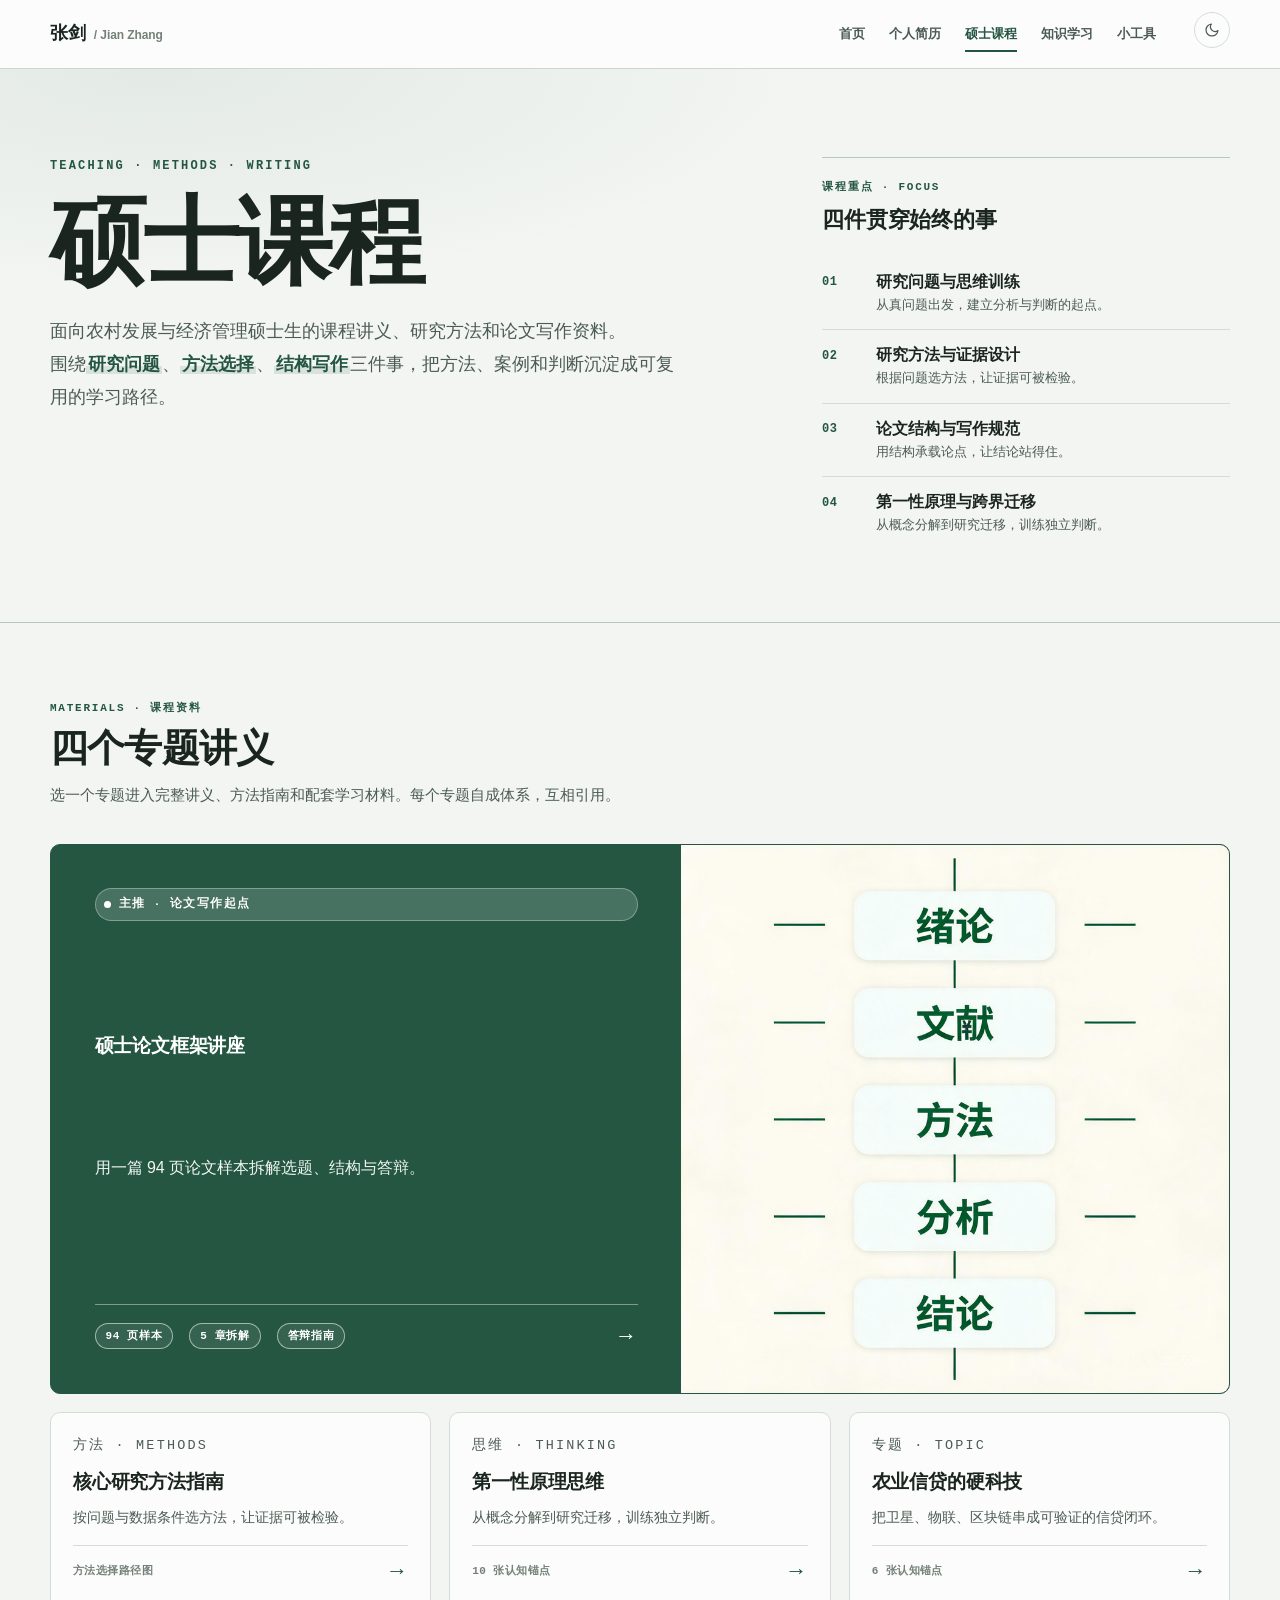
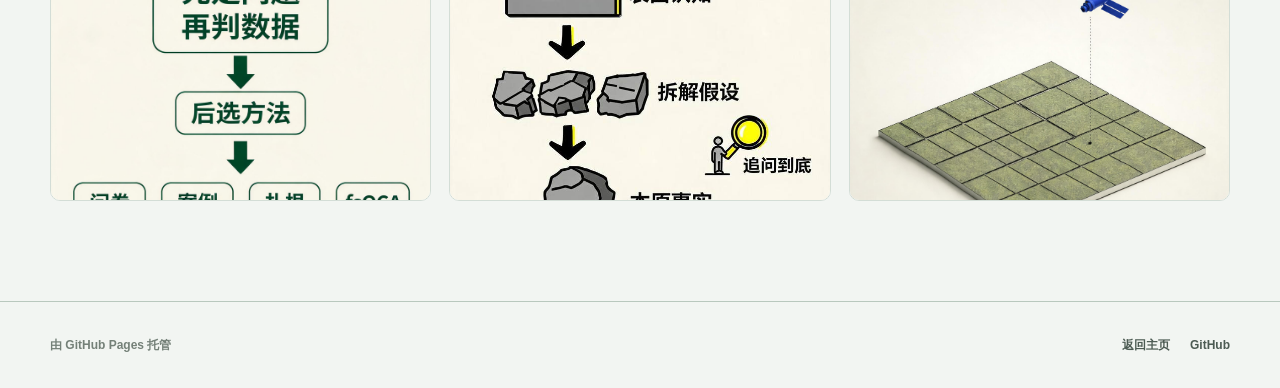
<file: index.html>
<!DOCTYPE html>
<html lang="zh-CN">
<head>
  <meta charset="UTF-8">
  <meta name="viewport" content="width=device-width, initial-scale=1.0">
  <title>硕士课程 · 张剑</title>
  <meta name="description" content="张剑面向硕士研究生整理的课程讲义、农村发展研究方法与硕士论文写作资料。">
  <link rel="canonical" href="https://jefeerzhang.github.io/master-course/">
  <meta property="og:title" content="硕士课程 · 张剑">
  <meta property="og:description" content="课程讲义、农村发展研究方法与硕士论文写作资料。">
  <meta property="og:type" content="website">
  <meta property="og:url" content="https://jefeerzhang.github.io/master-course/">
  <link rel="icon" href="data:image/svg+xml,%3Csvg xmlns='http://www.w3.org/2000/svg' viewBox='0 0 64 64'%3E%3Crect width='64' height='64' rx='8' fill='%23245642'/%3E%3Ctext x='32' y='41' text-anchor='middle' font-family='serif' font-size='27' font-weight='700' fill='%23f6fbf8'%3EJZ%3C/text%3E%3C/svg%3E">
  <script src="assets/theme.js"></script>
  <link rel="stylesheet" href="assets/course-index.css?v=9">
  <!--
    主页两个核心区是"派生视图"，数据源在 course-focus.json。
    此处把 JSON 嵌入 HTML 是为了让静态部署下浏览器无需额外 HTTP 也能拿到派生数据。
    agent 维护流程详见 MAINTENANCE.md。
  -->
  <script id="course-focus-data" type="application/json">
{
  "version": "1.2",
  "lastUpdated": "2026-07-12",
  "changeLog": "v1.1: 删除学习路径; v1.2: 4 张卡副文一行句式",
  "items": [
    { "id": "01", "title": "研究问题与思维训练",   "desc": "从真问题出发，建立分析与判断的起点。" },
    { "id": "02", "title": "研究方法与证据设计",   "desc": "根据问题选方法，让证据可被检验。" },
    { "id": "03", "title": "论文结构与写作规范",   "desc": "用结构承载论点，让结论站得住。" },
    { "id": "04", "title": "第一性原理与跨界迁移", "desc": "从概念分解到研究迁移，训练独立判断。" }
  ],
  "courseMaterials": [
    {
      "id": "lead",
      "eyebrow": "主推 · 论文写作起点",
      "title": "硕士论文框架讲座",
      "summary": "用一篇 94 页论文样本拆解选题、结构与答辩。",
      "pills": ["94 页样本", "5 章拆解", "答辩指南"],
      "href": "yuan-yunfen-writing/",
      "image": "yuan-yunfen-writing/md2_skeleton.png"
    },
    {
      "id": "methods",
      "eyebrow": "方法 · Methods",
      "title": "核心研究方法指南",
      "summary": "按问题与数据条件选方法，让证据可被检验。",
      "pills": ["方法选择路径图"],
      "href": "research-methods/",
      "image": "research-methods/md1_path.png"
    },
    {
      "id": "thinking",
      "eyebrow": "思维 · Thinking",
      "title": "第一性原理思维",
      "summary": "从概念分解到研究迁移，训练独立判断。",
      "pills": ["10 张认知锚点"],
      "href": "第一性原理/",
      "image": "第一性原理/第一性原理配图/01_概念三层分解.jpeg"
    },
    {
      "id": "agri",
      "eyebrow": "专题 · Topic",
      "title": "农业信贷的硬科技",
      "summary": "把卫星、物联、区块链串成可验证的信贷闭环。",
      "pills": ["6 张认知锚点"],
      "href": "agri-finance/",
      "image": "第一性原理/第一性原理配图/05_卫星俯瞰农田.jpeg"
    }
  ]
}
  </script>
</head>
<body>
  <a class="skip-link" href="#main-content">跳至主要内容</a>

  <header class="site-header">
    <nav class="site-nav" aria-label="主导航">
      <div class="container nav-inner">
        <a class="site-brand" href="https://jefeerzhang.github.io/">张剑 <span>/ Jian Zhang</span></a>
        <div class="nav-links">
          <a href="https://jefeerzhang.github.io/">首页</a>
          <a href="https://jefeerzhang.github.io/cv/">个人简历</a>
          <a href="./" aria-current="page">硕士课程</a>
          <a href="https://jefeerzhang.github.io/knowledge/">知识学习</a>
          <a href="https://jefeerzhang.github.io/tools/">小工具</a>
          <button type="button" class="theme-toggle" id="theme-toggle" aria-label="切换主题"><svg class="icon-moon" viewBox="0 0 24 24" fill="none" stroke="currentColor" stroke-width="1.8" stroke-linecap="round" stroke-linejoin="round" aria-hidden="true"><path d="M21 12.8A9 9 0 1 1 11.2 3a7 7 0 0 0 9.8 9.8z"/></svg><svg class="icon-sun" viewBox="0 0 24 24" fill="none" stroke="currentColor" stroke-width="1.8" stroke-linecap="round" stroke-linejoin="round" aria-hidden="true"><circle cx="12" cy="12" r="4"/><path d="M12 2v2"/><path d="M12 20v2"/><path d="M4.9 4.9l1.4 1.4"/><path d="M17.7 17.7l1.4 1.4"/><path d="M2 12h2"/><path d="M20 12h2"/><path d="M4.9 19.1l1.4-1.4"/><path d="M17.7 6.3l1.4-1.4"/></svg></button>
        </div>
      </div>
    </nav>
  </header>

  <main id="main-content">

    <!-- =============== HERO =============== -->
    <section class="course-hero" aria-labelledby="course-title">
      <div class="container course-hero-inner">
        <div class="hero-copy">
          <p class="eyebrow">Teaching · Methods · Writing</p>
          <h1 id="course-title">硕士课程</h1>
          <p class="hero-summary">面向农村发展与经济管理硕士生的课程讲义、研究方法和论文写作资料。<br>围绕<span class="hi">研究问题</span>、<span class="hi">方法选择</span>、<span class="hi">结构写作</span>三件事，把方法、案例和判断沉淀成可复用的学习路径。</p>
        </div>

        <aside class="course-focus" aria-labelledby="course-focus-title">
          <p class="focus-eyebrow">课程重点 · Focus</p>
          <h2 id="course-focus-title">四件贯穿始终的事</h2>
          <ol data-derive="focus-ol">
            <li>
              <span class="focus-num">01</span>
              <span class="focus-body">
                <span class="focus-title">研究问题与思维训练</span>
                <span class="focus-desc">从真问题出发，建立分析与判断的起点。</span>
              </span>
            </li>
            <li>
              <span class="focus-num">02</span>
              <span class="focus-body">
                <span class="focus-title">研究方法与证据设计</span>
                <span class="focus-desc">根据问题选方法，让证据可被检验。</span>
              </span>
            </li>
            <li>
              <span class="focus-num">03</span>
              <span class="focus-body">
                <span class="focus-title">论文结构与写作规范</span>
                <span class="focus-desc">用结构承载论点，让结论站得住。</span>
              </span>
            </li>
            <li>
              <span class="focus-num">04</span>
              <span class="focus-body">
                <span class="focus-title">第一性原理与跨界迁移</span>
                <span class="focus-desc">从概念分解到研究迁移，训练独立判断。</span>
              </span>
            </li>
          </ol>
        </aside>
      </div>
    </section>

    <!-- =============== 课程资料 ============== -->
    <section class="course-section" aria-labelledby="materials-title">
      <div class="container">
        <div class="section-heading">
          <p class="section-eyebrow">Materials · 课程资料</p>
          <h2 id="materials-title">四个专题讲义</h2>
          <p class="section-lede">选一个专题进入完整讲义、方法指南和配套学习材料。每个专题自成体系，互相引用。</p>
        </div>

        <div class="course-grid" data-derive="materials-grid">
          <!-- 主推卡: 硕士论文框架讲座 -->
          <article class="course-card course-card--lead">
            <a class="course-link" href="yuan-yunfen-writing/">
              <div class="course-copy">
                <div class="course-tag">
                  <span class="tag-dot"></span>
                  <span>主推 · 论文写作起点</span>
                </div>
                <h3>硕士论文框架讲座</h3>
                <p>用一篇 94 页论文样本拆解选题、结构与答辩。</p>
                <div class="course-meta">
                  <span class="meta-pill">94 页样本</span>
                  <span class="meta-pill">5 章拆解</span>
                  <span class="meta-pill">答辩指南</span>
                  <span class="course-arrow" aria-hidden="true">→</span>
                </div>
              </div>
              <figure class="course-visual">
                <img src="yuan-yunfen-writing/md2_skeleton.png" alt="硕士论文写作框架示意图" width="900" height="900">
              </figure>
            </a>
          </article>

          <!-- 次卡 1: 研究方法 -->
          <article class="course-card">
            <a class="course-link" href="research-methods/">
              <div class="course-copy">
                <p class="course-eyebrow">方法 · Methods</p>
                <h3>核心研究方法指南</h3>
                <p>按问题与数据条件选方法，让证据可被检验。</p>
                <div class="course-meta">
                  <span>方法选择路径图</span>
                  <span class="course-arrow" aria-hidden="true">→</span>
                </div>
              </div>
              <figure class="course-visual">
                <img src="research-methods/md1_path.png" alt="农村发展研究方法选择路径图" width="900" height="900" loading="lazy">
              </figure>
            </a>
          </article>

          <!-- 次卡 2: 第一性原理 -->
          <article class="course-card">
            <a class="course-link" href="第一性原理/">
              <div class="course-copy">
                <p class="course-eyebrow">思维 · Thinking</p>
                <h3>第一性原理思维</h3>
                <p>从概念分解到研究迁移，训练独立判断。</p>
                <div class="course-meta">
                  <span>10 张认知锚点</span>
                  <span class="course-arrow" aria-hidden="true">→</span>
                </div>
              </div>
              <figure class="course-visual">
                <img src="第一性原理/第一性原理配图/01_概念三层分解.jpeg" alt="第一性原理概念三层分解图" width="756" height="806" loading="lazy">
              </figure>
            </a>
          </article>

          <!-- 次卡 3: 农业信贷 -->
          <article class="course-card">
            <a class="course-link" href="agri-finance/">
              <div class="course-copy">
                <p class="course-eyebrow">专题 · Topic</p>
                <h3>农业信贷的硬科技</h3>
                <p>把卫星、物联、区块链串成可验证的信贷闭环。</p>
                <div class="course-meta">
                  <span>6 张认知锚点</span>
                  <span class="course-arrow" aria-hidden="true">→</span>
                </div>
              </div>
              <figure class="course-visual">
                <img src="第一性原理/第一性原理配图/05_卫星俯瞰农田.jpeg" alt="卫星俯瞰下的农田斑块与权属信息" width="900" height="900" loading="lazy">
              </figure>
            </a>
          </article>
        </div>
      </div>
    </section>

  </main>

  <footer class="site-footer">
    <div class="container footer-inner">
      <span>由 GitHub Pages 托管</span>
      <div class="footer-links">
        <a href="https://jefeerzhang.github.io/">返回主页</a>
        <a href="https://github.com/jefeerzhang" target="_blank" rel="noopener">GitHub</a>
      </div>
    </div>
  </footer>
  <script>
  // 派生数据来源: <script id="course-focus-data"> 内嵌的 JSON
  // 主页两个核心区 (course-focus 课程重点 + course-section 课程资料) 是从该 JSON 渲染的.
  // agent 维护流程见 MAINTENANCE.md, 不要直接改 HTML 内的卡片内容, 改 JSON 后让脚本重渲染.
  (function(){
    var data = JSON.parse(document.getElementById('course-focus-data').textContent);
    document.querySelector('[data-derive="focus-ol"]').setAttribute('data-source-version', data.version);
    document.querySelector('[data-derive="materials-grid"]').setAttribute('data-source-version', data.version);
  })();
  </script>
<script>
(function(){
  var KEY = "site-theme";
  var LIGHT = "light";
  var DARK = "dark";
  function read() {
    try {
      var v = localStorage.getItem(KEY);
      if (v === DARK || v === LIGHT) return v;
    } catch (e) {}
    return LIGHT;
  }
  function apply(theme) {
    var html = document.documentElement;
    if (theme === DARK) {
      html.setAttribute("data-theme", "dark");
    } else {
      html.removeAttribute("data-theme");
    }
  }
  var btn = document.getElementById("theme-toggle");
  if (btn) {
    btn.addEventListener("click", function() {
      var next = read() === DARK ? LIGHT : DARK;
      try { localStorage.setItem(KEY, next); } catch (e) {}
      apply(next);
    });
  }
})();
</script>
</body>
</html>
</file>
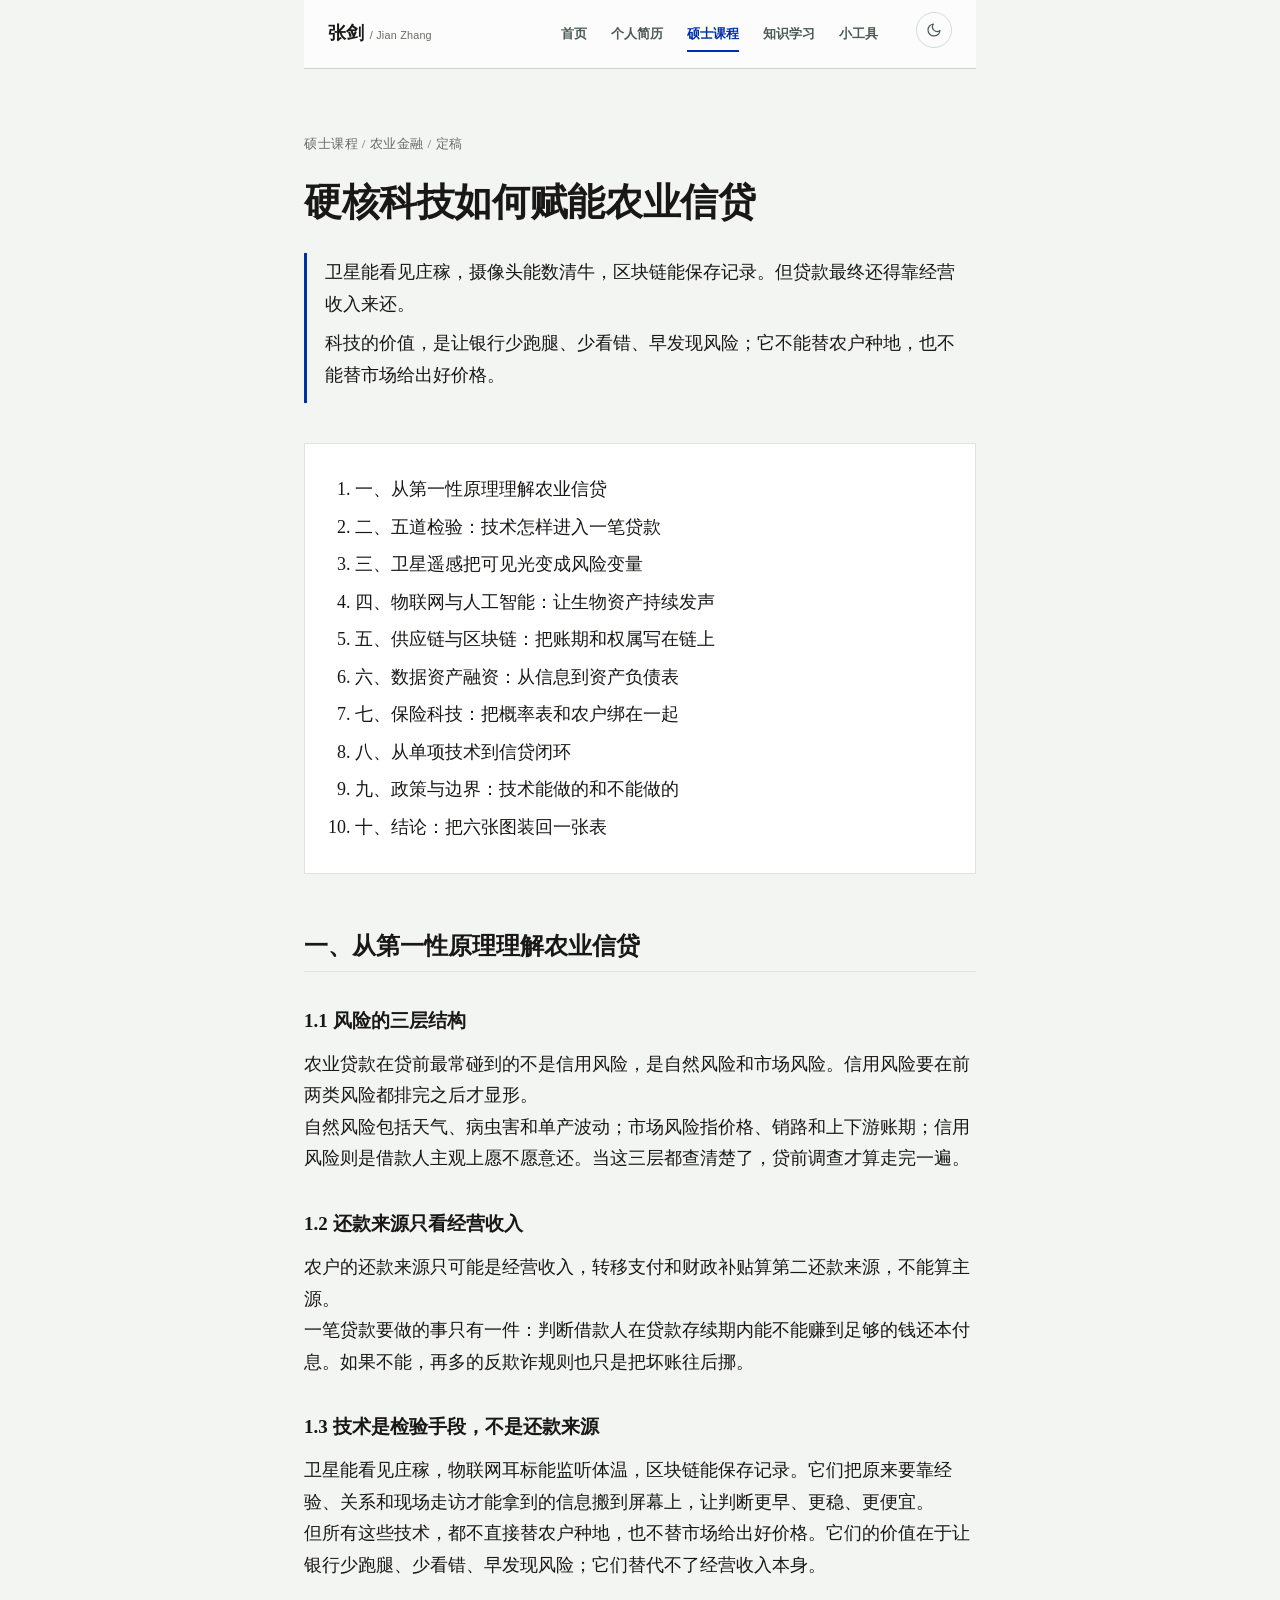
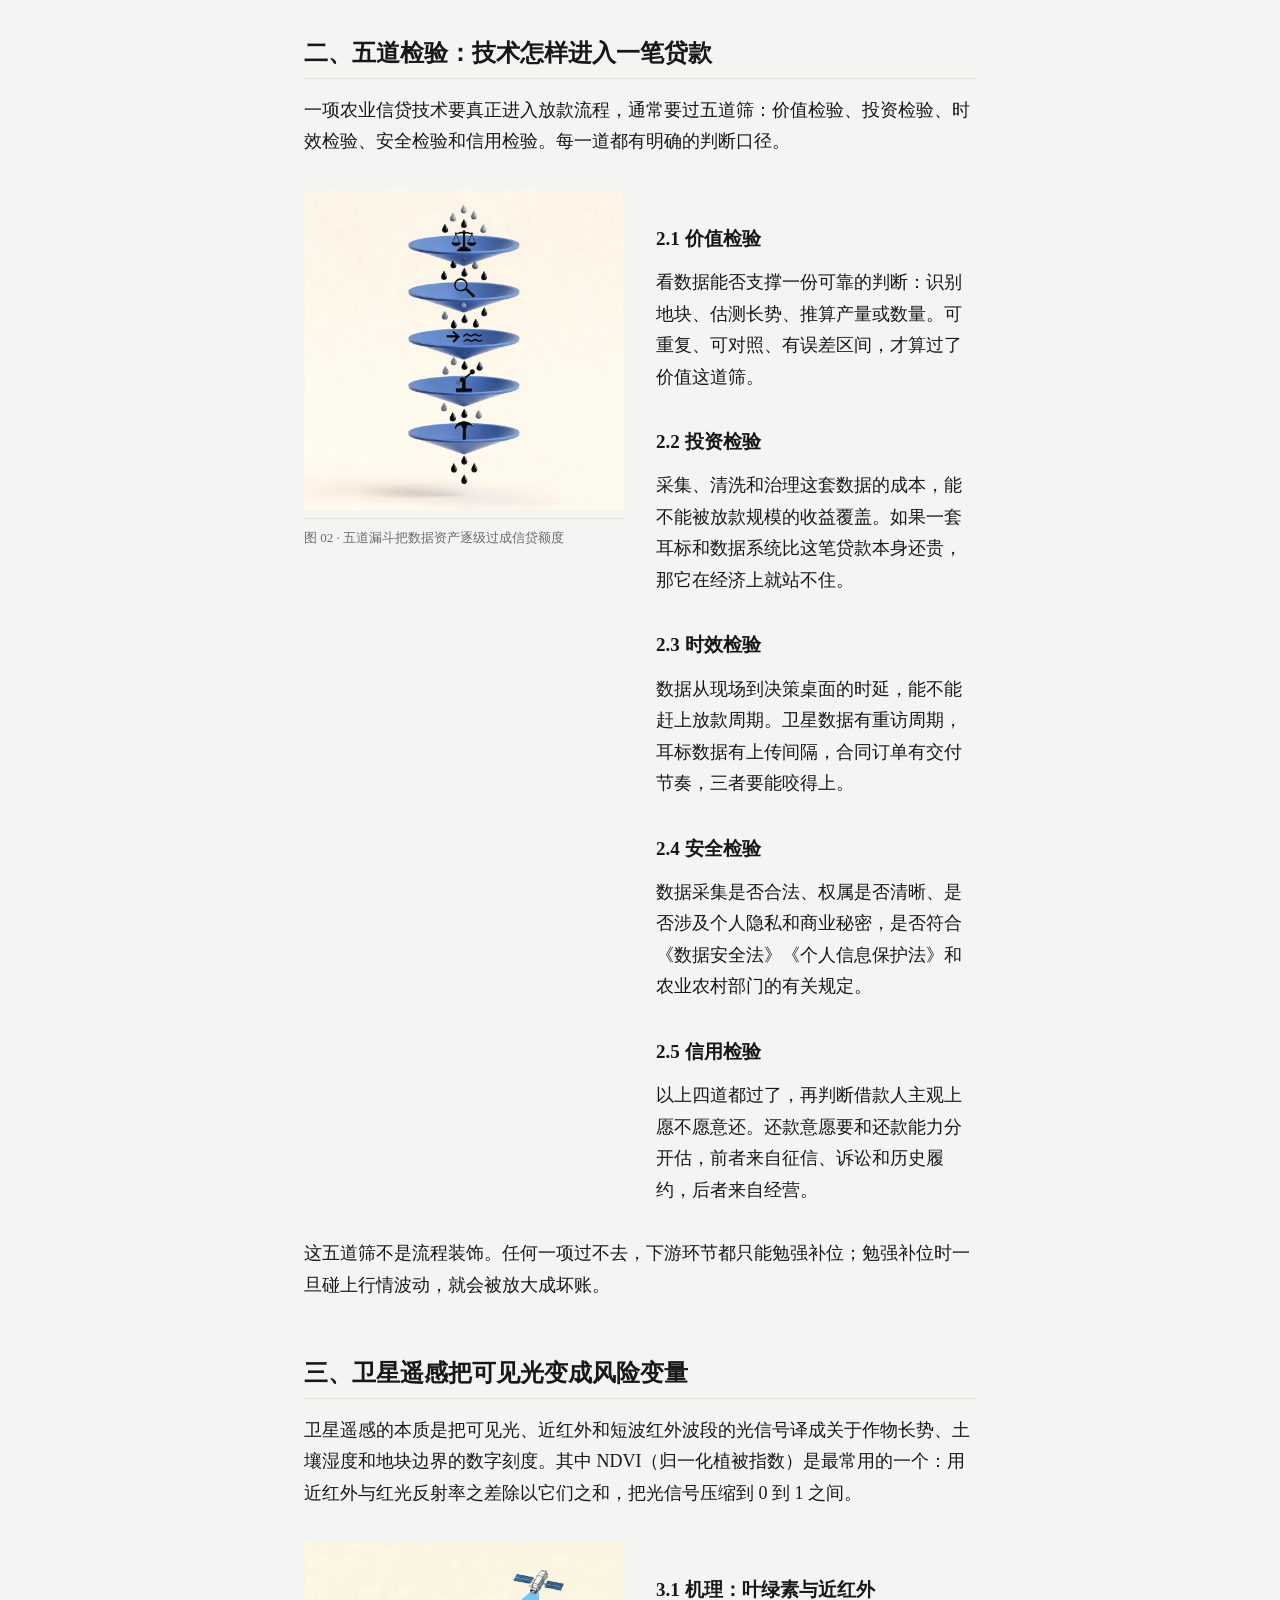
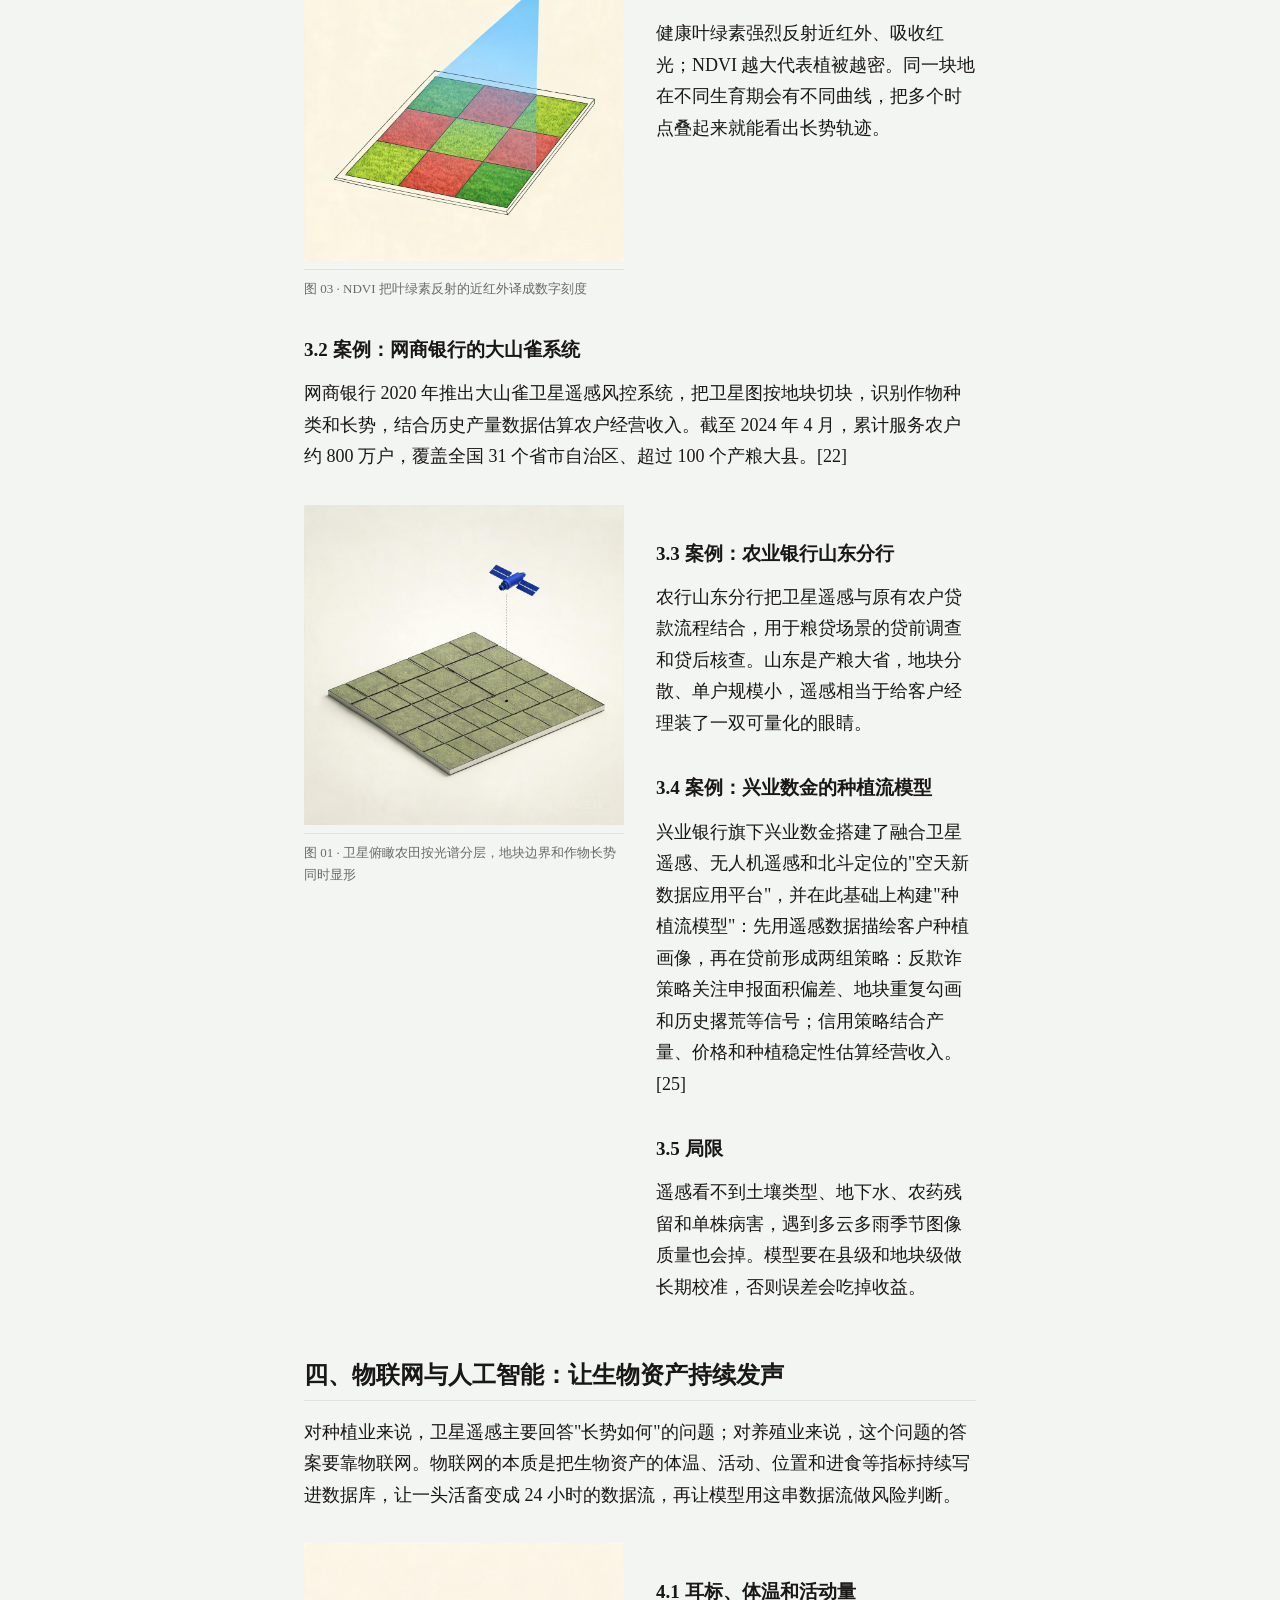
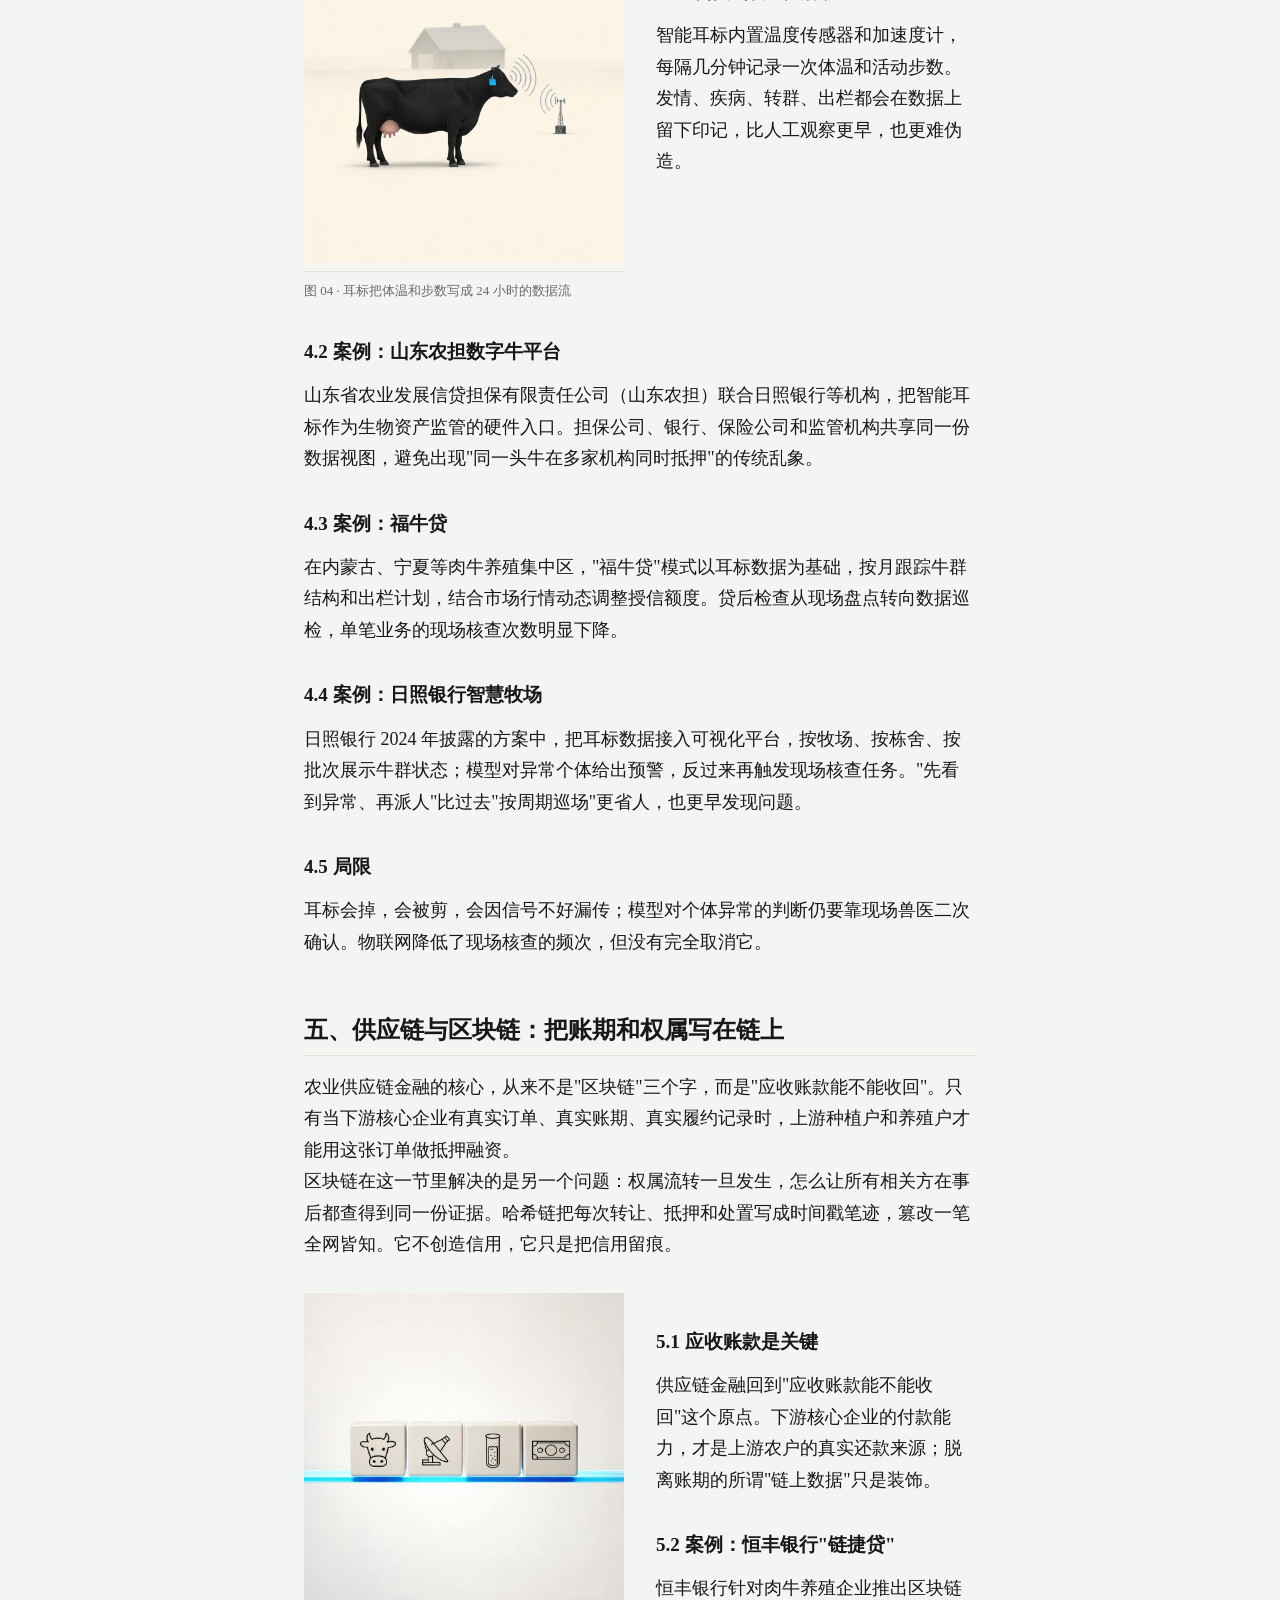
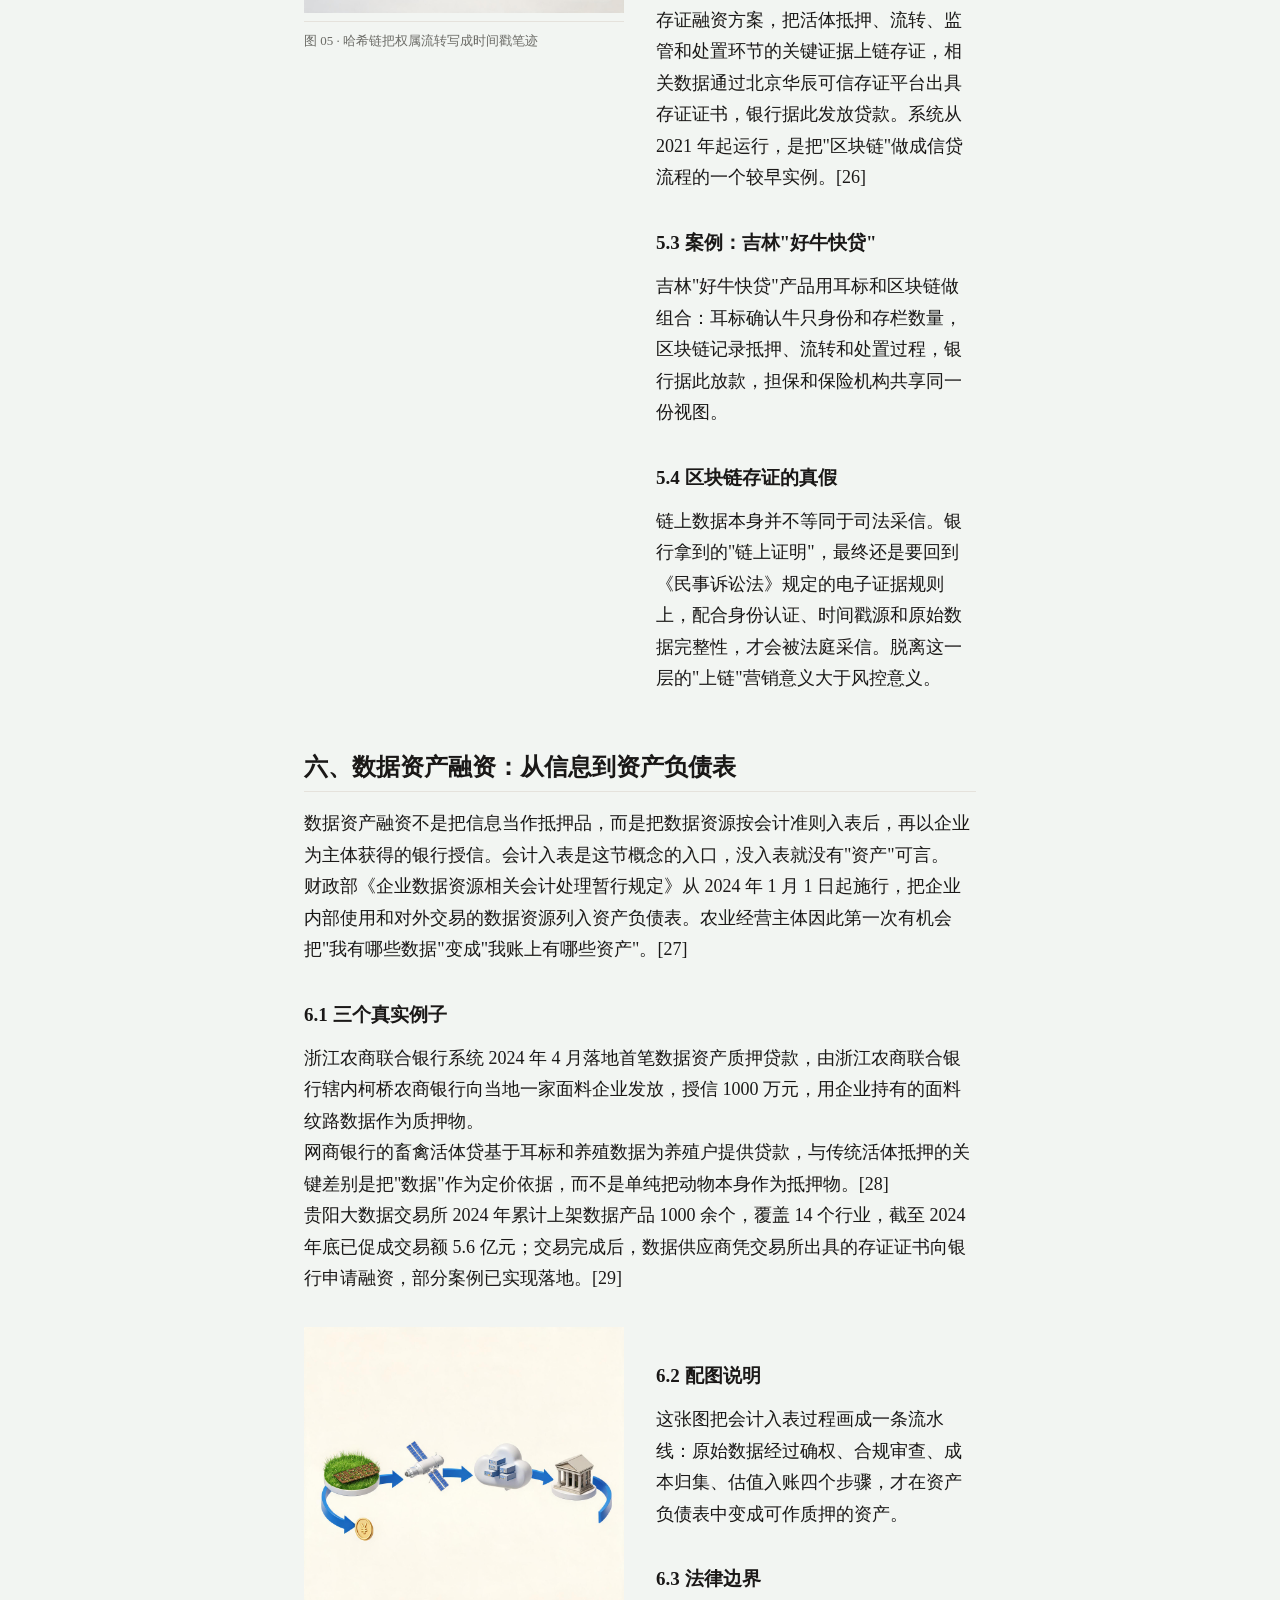
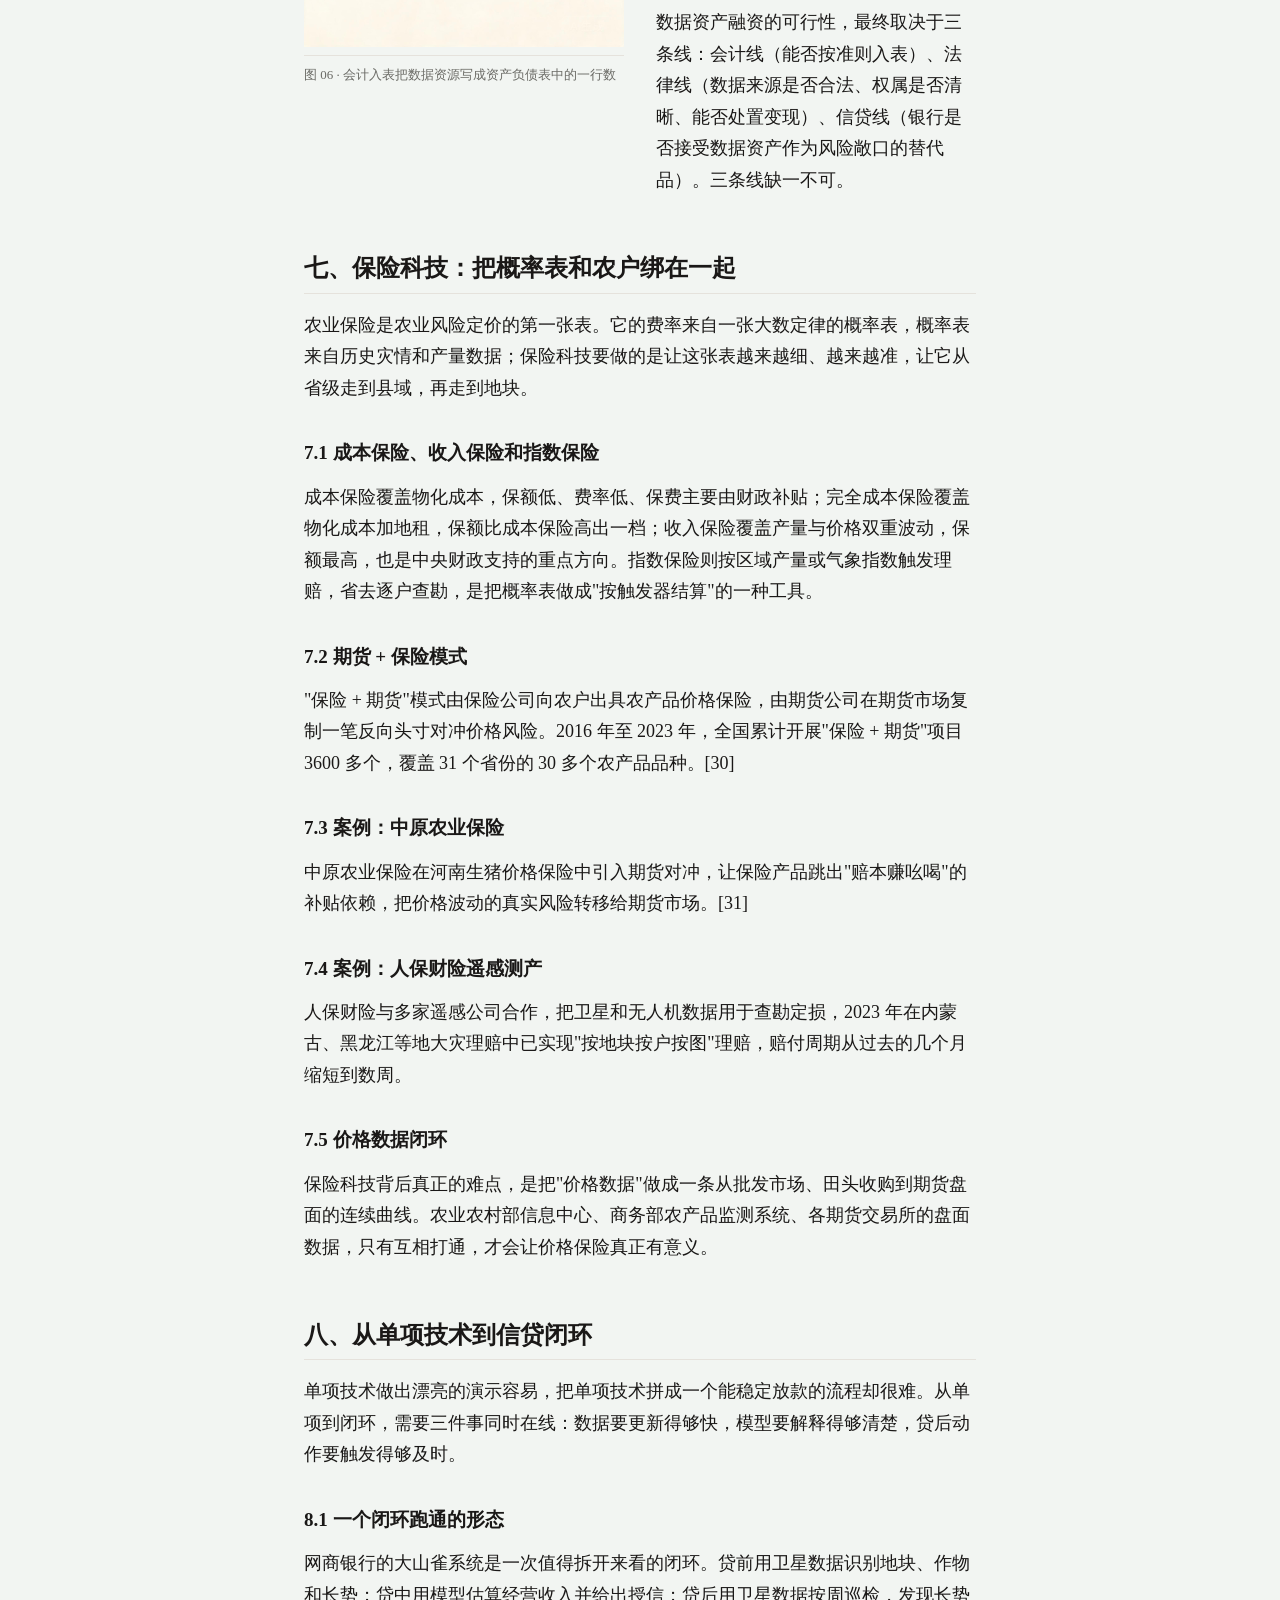
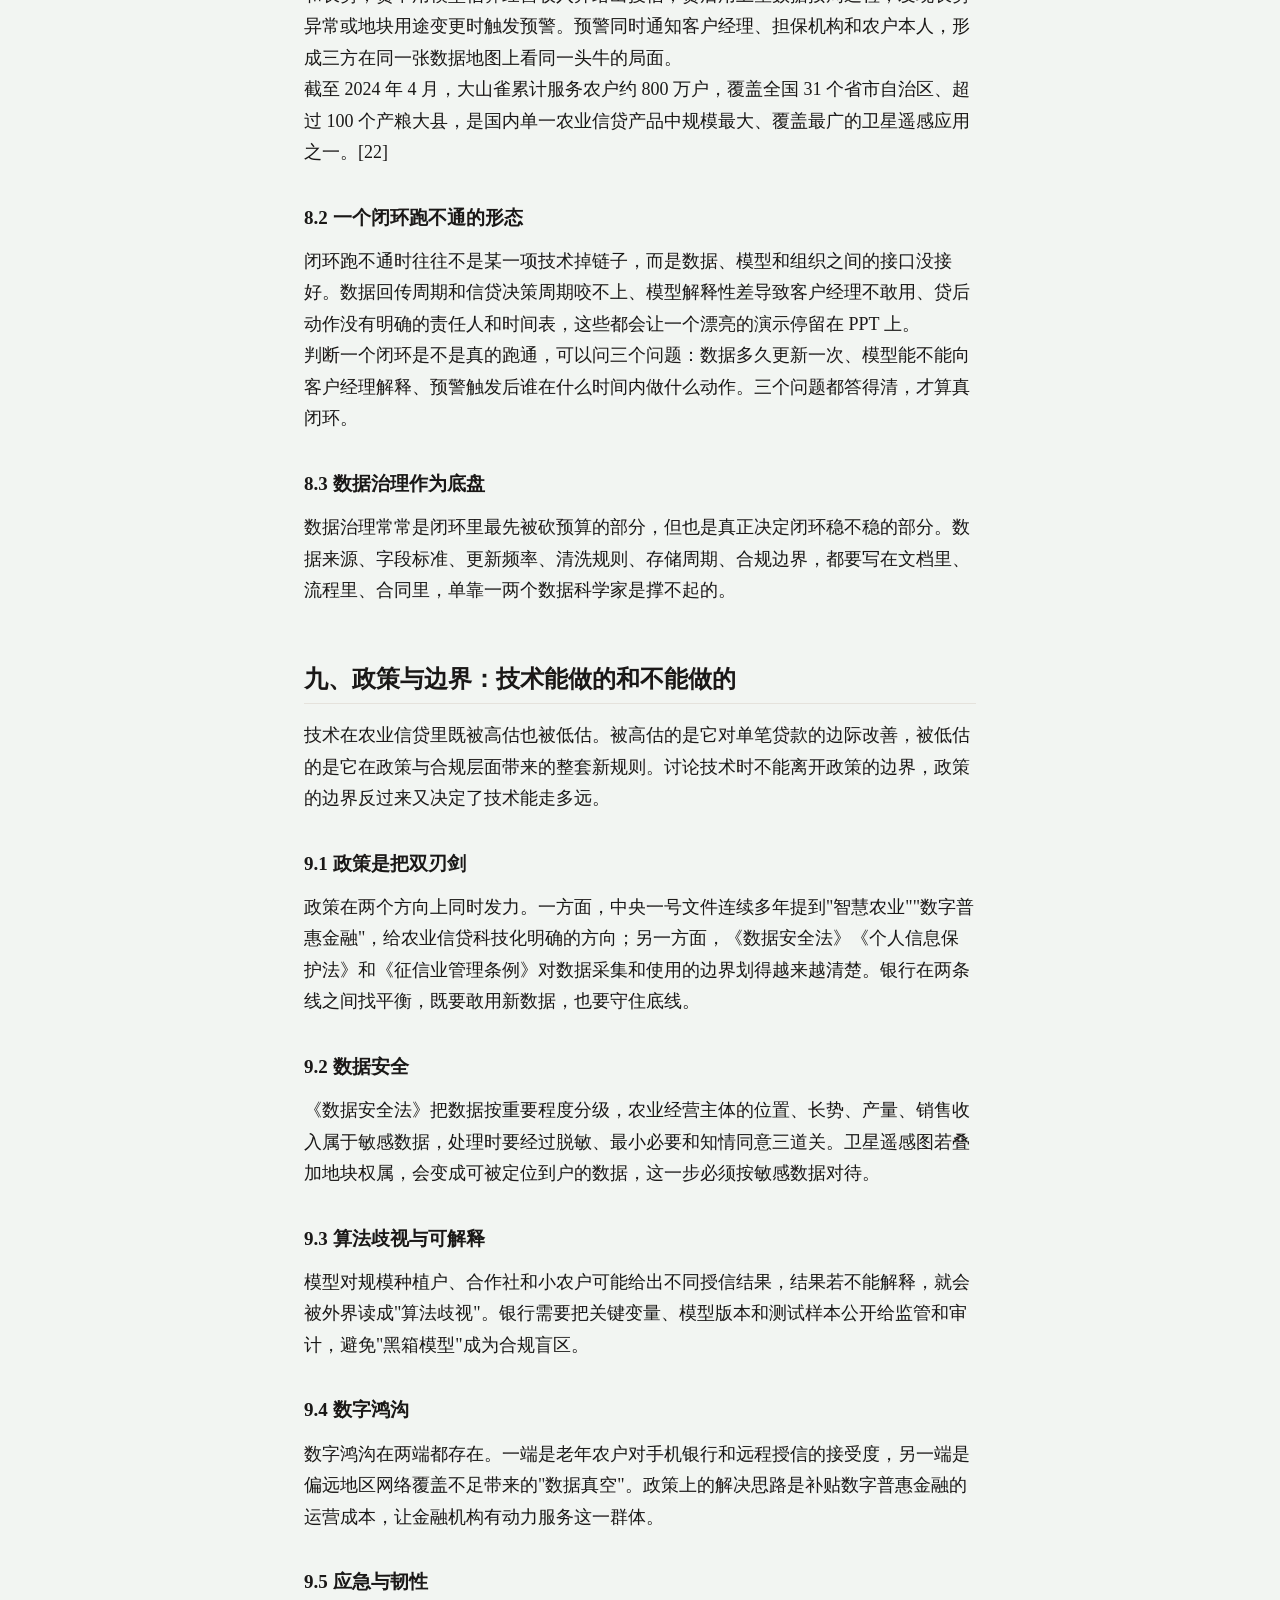
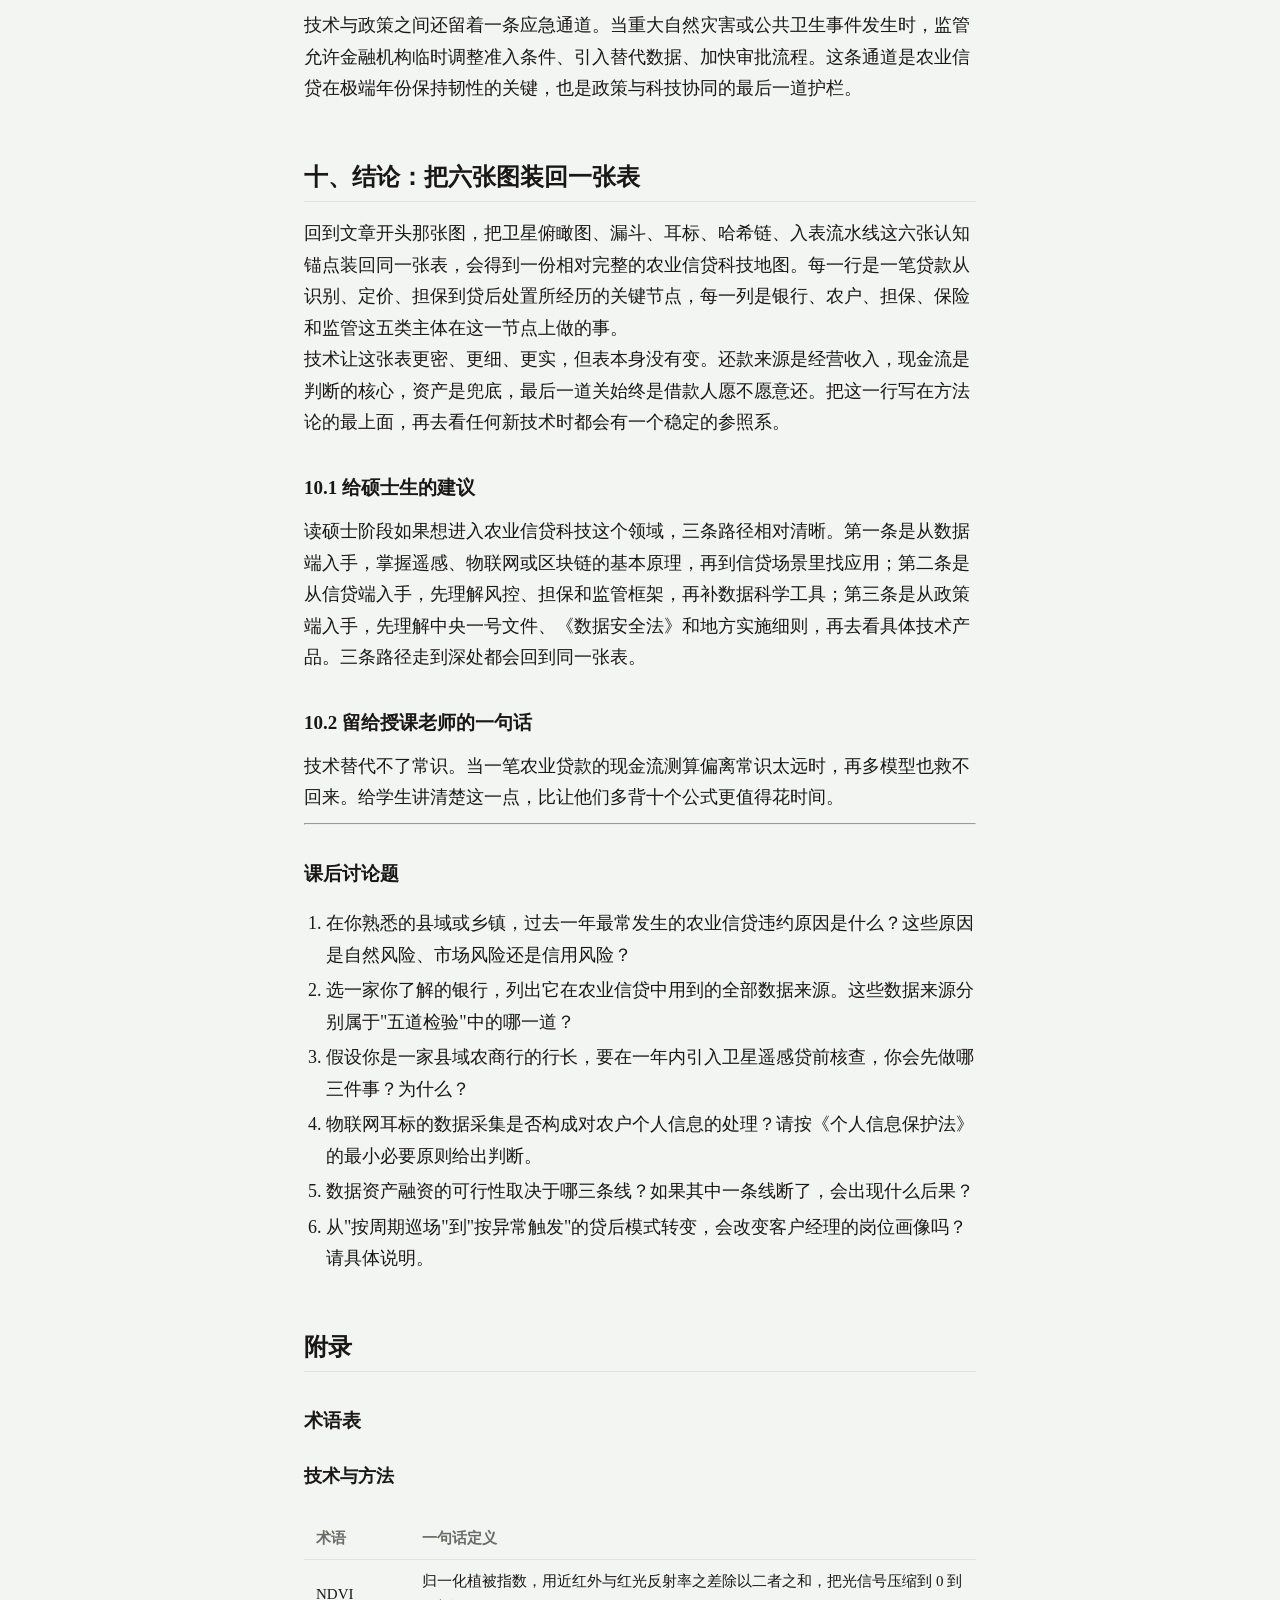
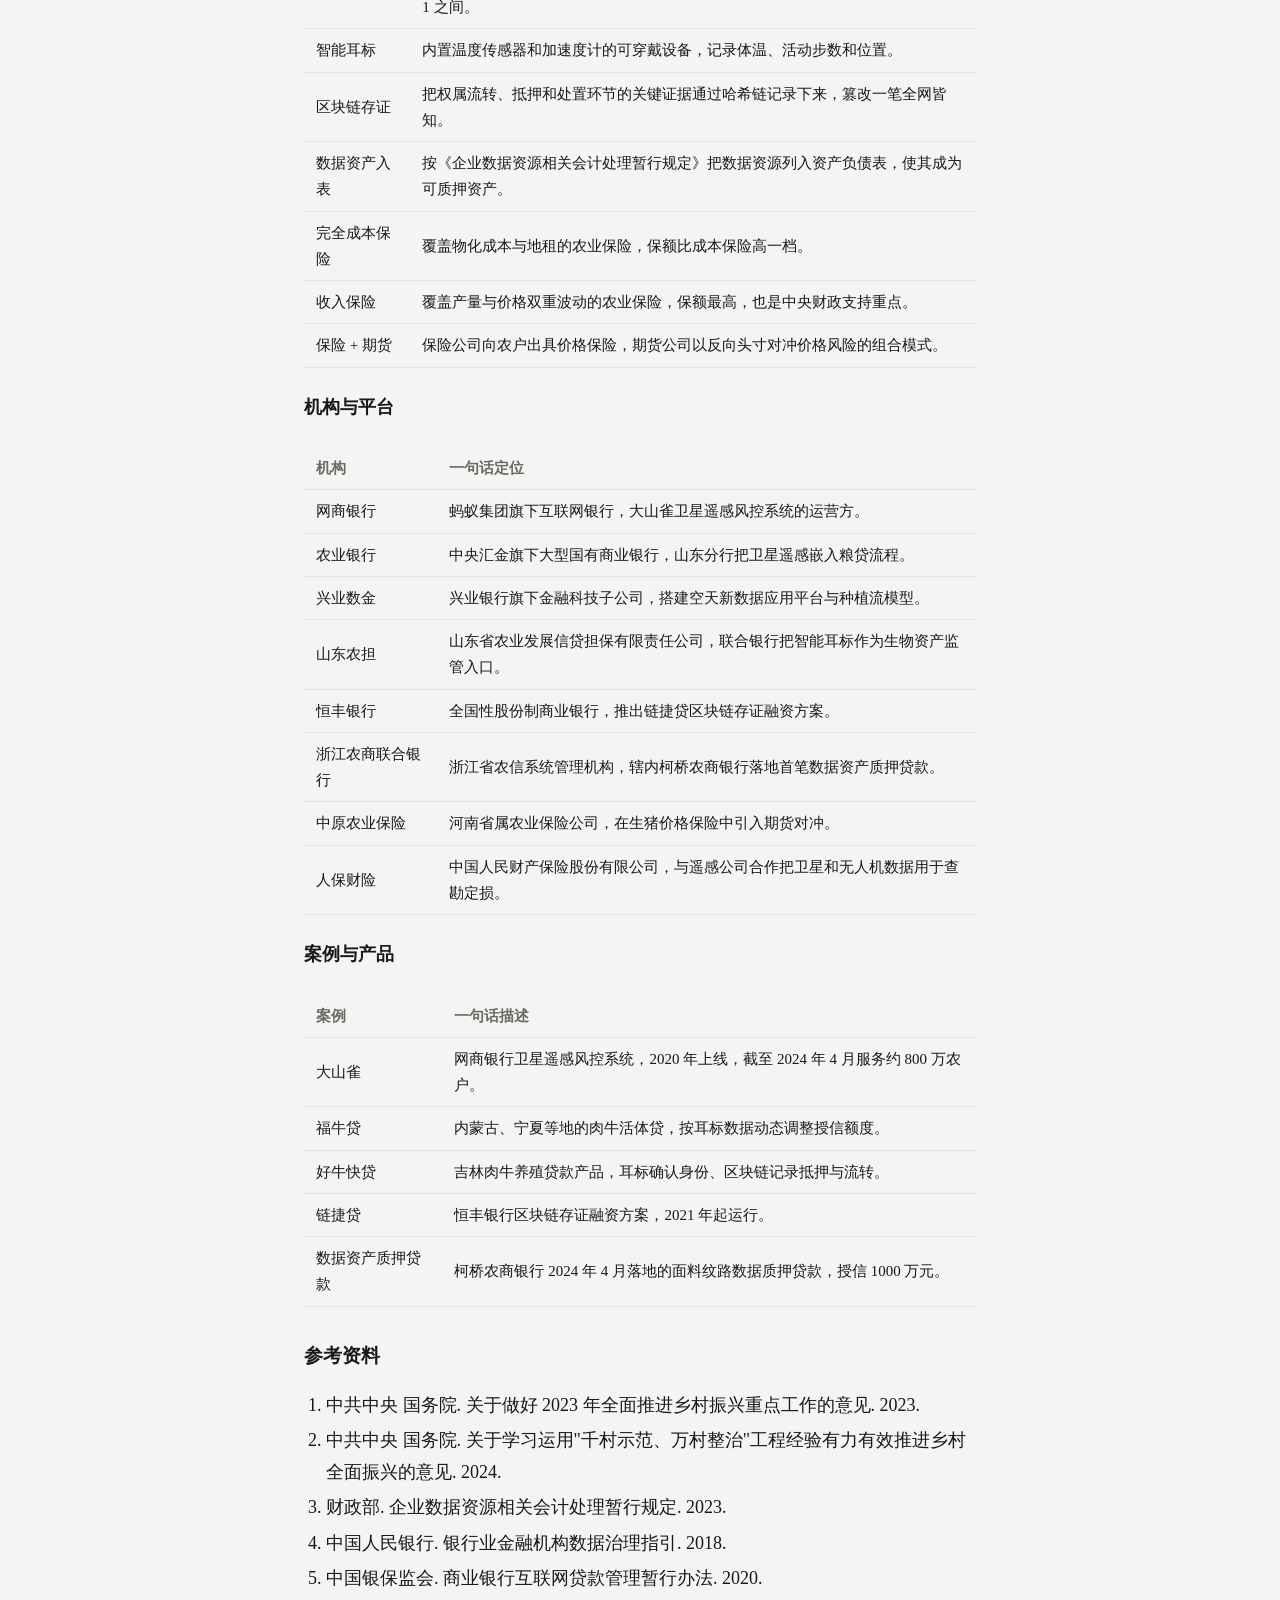
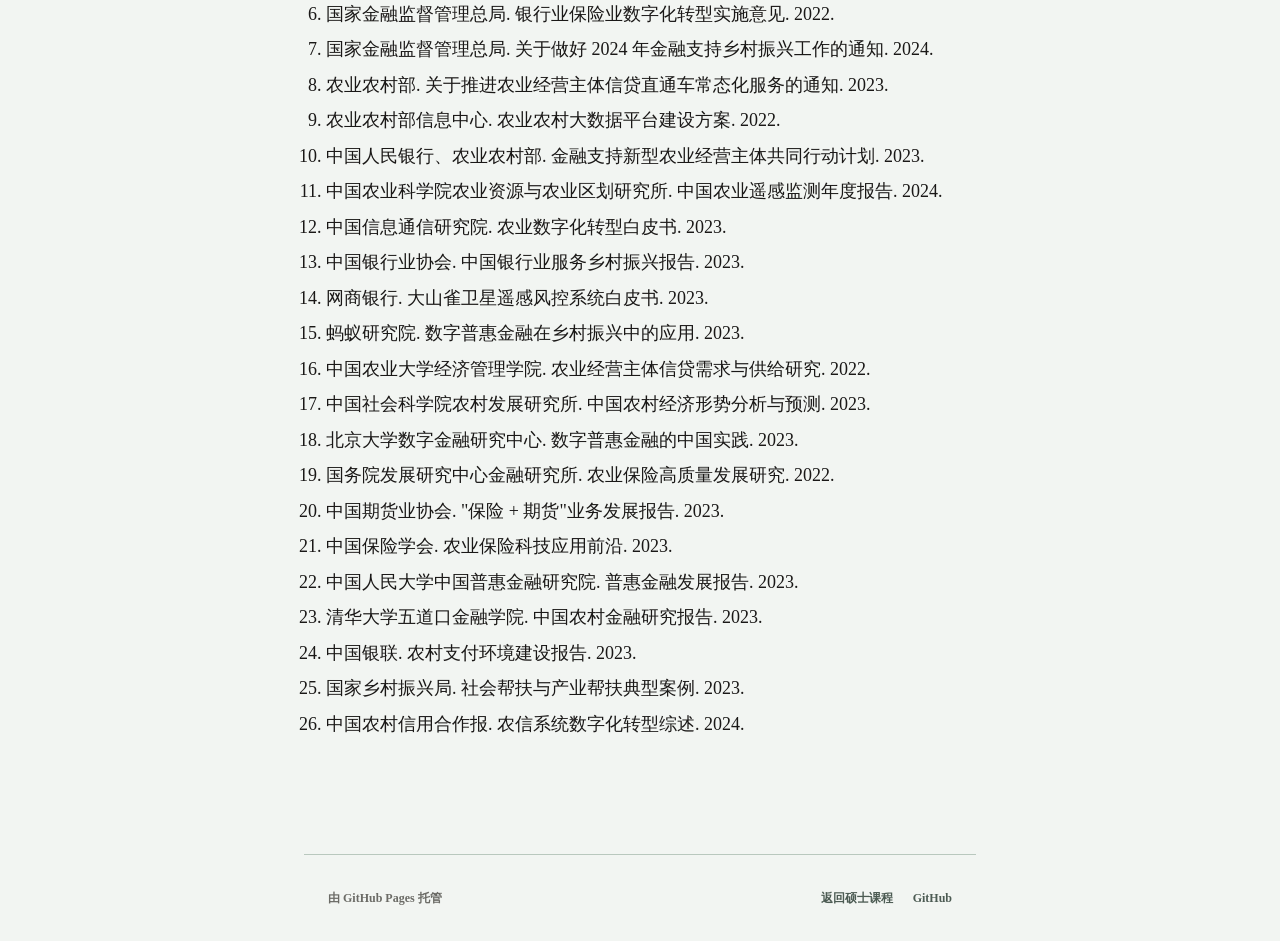
<file: agri-finance/index.html>
<!DOCTYPE html>
<html lang="zh-CN">
<head>
  <meta charset="UTF-8">
  <meta name="viewport" content="width=device-width,initial-scale=1.0">
  <title>硬核科技如何赋能农业信贷 · 硕士课程 · 张剑</title>
  <meta name="description" content="把卫星、物联网、区块链和数据资产四条线串成一套可验证的农业信贷方法。">
  <link rel="canonical" href="https://jefeerzhang.github.io/master-course/agri-finance/">
  <meta property="og:title" content="硬核科技如何赋能农业信贷">
  <meta property="og:description" content="把卫星、物联网、区块链和数据资产四条线串成一套可验证的农业信贷方法。">
  <meta property="og:type" content="article">
  <script src="../assets/theme.js"></script>
  <link rel="stylesheet" href="../assets/course-index.css">
  <style>
    :root { --ink:#1a1817; --paper:#f2f5f2; --accent:#002fa7; --muted:#6b6b66; --hair:#e5e2dc; }
    body { font-family:'Source Han Serif SC','Songti SC',Georgia,serif; font-size:18px; line-height:1.75; color:var(--ink); background:var(--paper); max-width:720px; margin:0 auto; padding:0 24px; }
    .site-header, .site-nav, .site-brand, .nav-links, .nav-links a { font-family:-apple-system,BlinkMacSystemFont,'Inter','Helvetica Neue','PingFang SC','Hiragino Sans GB','Microsoft YaHei',sans-serif; }
    .site-brand span { color: var(--muted); margin-left: 6px; font-weight: 400; font-size: 0.6em; letter-spacing: 0.02em; }
    article { padding:64px 0 96px; }
    h1 { font-size:38px; line-height:1.2; margin:24px 0 28px; letter-spacing:-0.01em; }
    h2 { font-size:24px; line-height:1.35; margin:56px 0 16px; padding-bottom:8px; border-bottom:1px solid var(--hair); }
    h3 { font-size:19px; margin:32px 0 12px; }
    blockquote { border-left:3px solid var(--accent); padding:4px 18px; margin:28px 0; color:var(--ink); }
    blockquote p { margin:0 0 8px; }
    figure { margin:32px 0; }
    figure img { width:100%; height:auto; display:block; }
    figcaption { font-size:13px; color:var(--muted); padding:8px 0 0; border-top:1px solid var(--hair); margin-top:8px; }
    .toc { margin:40px 0; padding:24px 28px; background:#fff; border:1px solid var(--hair); }
    .toc ol { margin:0; padding-left:22px; }
    .toc li { margin:6px 0; }
    .toc a { color:var(--ink); text-decoration:none; }
    .toc a:hover { color:var(--accent); }
    .meta-line { font-size:13px; color:var(--muted); letter-spacing:0.04em; }
    .zigzag { display:grid; grid-template-columns:1fr 1fr; gap:32px; align-items:start; margin:32px 0; }
    .zigzag figure { margin:0; }
    table { width:100%; border-collapse:collapse; margin:24px 0; font-size:15px; }
    th, td { padding:8px 12px; text-align:left; border-bottom:1px solid var(--hair); }
    th { font-weight:600; color:var(--muted); }
    ul, ol { padding-left:22px; }
    li { margin:4px 0; }
    .case { background:#fff; border:1px solid var(--hair); padding:18px 22px; margin:24px 0; }
    .case-name { font-weight:600; color:var(--accent); font-size:14px; letter-spacing:0.04em; }
    @media (max-width:720px) { .zigzag { grid-template-columns:1fr; } h1 { font-size:28px; } }
  
/* ===== Dark mode (data-theme="dark") ===== */
:root[data-theme="dark"] { --ink:#e8ebe8; --paper:#14191c; --accent:#5b8df0; --muted:#7c8b83; --hair:#2c343a; }
[data-theme="dark"] body { background:var(--paper); color:var(--ink); }
[data-theme="dark"] .toc { background:var(--surface-deep,#1c2429); border-color:var(--hair); }
[data-theme="dark"] .toc a { color:var(--ink,#a8b3ac); }
[data-theme="dark"] .toc a:hover { color:var(--accent); }
[data-theme="dark"] .case { background:var(--surface,#1a2024); border-color:var(--hair); }
[data-theme="dark"] .cover h1, [data-theme="dark"] .toc h4 { color:var(--accent); }
[data-theme="dark"] .badge { color:var(--accent); background:rgba(91,141,240,0.15); border-color:var(--hair); }
  </style>
</head>
<body>
  <header class="site-header">
    <nav class="site-nav" aria-label="主导航">
      <div class="container nav-inner">
        <a class="site-brand" href="https://jefeerzhang.github.io/">张剑 <span>/ Jian Zhang</span></a>
        <div class="nav-links">
          <a href="https://jefeerzhang.github.io/">首页</a>
          <a href="https://jefeerzhang.github.io/cv/">个人简历</a>
          <a href="../" aria-current="page">硕士课程</a>
          <a href="https://jefeerzhang.github.io/knowledge/">知识学习</a>
          <a href="https://jefeerzhang.github.io/tools/">小工具</a>
          <button type="button" class="theme-toggle" id="theme-toggle" aria-label="切换主题"><svg class="icon-moon" viewBox="0 0 24 24" fill="none" stroke="currentColor" stroke-width="1.8" stroke-linecap="round" stroke-linejoin="round" aria-hidden="true"><path d="M21 12.8A9 9 0 1 1 11.2 3a7 7 0 0 0 9.8 9.8z"/></svg><svg class="icon-sun" viewBox="0 0 24 24" fill="none" stroke="currentColor" stroke-width="1.8" stroke-linecap="round" stroke-linejoin="round" aria-hidden="true"><circle cx="12" cy="12" r="4"/><path d="M12 2v2"/><path d="M12 20v2"/><path d="M4.9 4.9l1.4 1.4"/><path d="M17.7 17.7l1.4 1.4"/><path d="M2 12h2"/><path d="M20 12h2"/><path d="M4.9 19.1l1.4-1.4"/><path d="M17.7 6.3l1.4-1.4"/></svg></button>
        </div>
      </div>
    </nav>
  </header>
  <main>
    <article>
      <p class="meta-line">硕士课程 / 农业金融 / 定稿</p>
      <h1>硬核科技如何赋能农业信贷</h1>
      <blockquote>
        <p>卫星能看见庄稼，摄像头能数清牛，区块链能保存记录。但贷款最终还得靠经营收入来还。</p>
        <p>科技的价值，是让银行少跑腿、少看错、早发现风险；它不能替农户种地，也不能替市场给出好价格。</p>
      </blockquote>

      <nav class="toc" aria-label="目录">
        <ol>
          <li><a href="#s1">一、从第一性原理理解农业信贷</a></li>
          <li><a href="#s2">二、五道检验：技术怎样进入一笔贷款</a></li>
          <li><a href="#s3">三、卫星遥感把可见光变成风险变量</a></li>
          <li><a href="#s4">四、物联网与人工智能：让生物资产持续发声</a></li>
          <li><a href="#s5">五、供应链与区块链：把账期和权属写在链上</a></li>
          <li><a href="#s6">六、数据资产融资：从信息到资产负债表</a></li>
          <li><a href="#s7">七、保险科技：把概率表和农户绑在一起</a></li>
          <li><a href="#s8">八、从单项技术到信贷闭环</a></li>
          <li><a href="#s9">九、政策与边界：技术能做的和不能做的</a></li>
          <li><a href="#s10">十、结论：把六张图装回一张表</a></li>
        </ol>
      </nav>

<section id="s1">
        <h2>一、从第一性原理理解农业信贷</h2>

        <h3>1.1 风险的三层结构</h3>
        <p>农业贷款在贷前最常碰到的不是信用风险，是自然风险和市场风险。信用风险要在前两类风险都排完之后才显形。</p>
        <p>自然风险包括天气、病虫害和单产波动；市场风险指价格、销路和上下游账期；信用风险则是借款人主观上愿不愿意还。当这三层都查清楚了，贷前调查才算走完一遍。</p>

        <h3>1.2 还款来源只看经营收入</h3>
        <p>农户的还款来源只可能是经营收入，转移支付和财政补贴算第二还款来源，不能算主源。</p>
        <p>一笔贷款要做的事只有一件：判断借款人在贷款存续期内能不能赚到足够的钱还本付息。如果不能，再多的反欺诈规则也只是把坏账往后挪。</p>

        <h3>1.3 技术是检验手段，不是还款来源</h3>
        <p>卫星能看见庄稼，物联网耳标能监听体温，区块链能保存记录。它们把原来要靠经验、关系和现场走访才能拿到的信息搬到屏幕上，让判断更早、更稳、更便宜。</p>
        <p>但所有这些技术，都不直接替农户种地，也不替市场给出好价格。它们的价值在于让银行少跑腿、少看错、早发现风险；它们替代不了经营收入本身。</p>
      </section>

      <section id="s2">
        <h2>二、五道检验：技术怎样进入一笔贷款</h2>
        <p>一项农业信贷技术要真正进入放款流程，通常要过五道筛：价值检验、投资检验、时效检验、安全检验和信用检验。每一道都有明确的判断口径。</p>

        <div class="zigzag">
          <figure>
            <img src="../第一性原理/第一性原理配图/06_五道检验漏斗.jpeg" alt="价值、投资、时效、安全、信用五道筛把数据资产过成信贷额度" loading="lazy">
            <figcaption>图 02 · 五道漏斗把数据资产逐级过成信贷额度</figcaption>
          </figure>
          <div>
            <h3>2.1 价值检验</h3>
            <p>看数据能否支撑一份可靠的判断：识别地块、估测长势、推算产量或数量。可重复、可对照、有误差区间，才算过了价值这道筛。</p>
            <h3>2.2 投资检验</h3>
            <p>采集、清洗和治理这套数据的成本，能不能被放款规模的收益覆盖。如果一套耳标和数据系统比这笔贷款本身还贵，那它在经济上就站不住。</p>
            <h3>2.3 时效检验</h3>
            <p>数据从现场到决策桌面的时延，能不能赶上放款周期。卫星数据有重访周期，耳标数据有上传间隔，合同订单有交付节奏，三者要能咬得上。</p>
            <h3>2.4 安全检验</h3>
            <p>数据采集是否合法、权属是否清晰、是否涉及个人隐私和商业秘密，是否符合《数据安全法》《个人信息保护法》和农业农村部门的有关规定。</p>
            <h3>2.5 信用检验</h3>
            <p>以上四道都过了，再判断借款人主观上愿不愿意还。还款意愿要和还款能力分开估，前者来自征信、诉讼和历史履约，后者来自经营。</p>
          </div>
        </div>

        <p>这五道筛不是流程装饰。任何一项过不去，下游环节都只能勉强补位；勉强补位时一旦碰上行情波动，就会被放大成坏账。</p>
      </section>

      <section id="s3">
        <h2>三、卫星遥感把可见光变成风险变量</h2>
        <p>卫星遥感的本质是把可见光、近红外和短波红外波段的光信号译成关于作物长势、土壤湿度和地块边界的数字刻度。其中 NDVI（归一化植被指数）是最常用的一个：用近红外与红光反射率之差除以它们之和，把光信号压缩到 0 到 1 之间。</p>

        <div class="zigzag">
          <figure>
            <img src="../第一性原理/第一性原理配图/07_卫星遥感机理.jpeg" alt="叶绿素反射近红外、NDVI 把光信号译成作物长势数字刻度" loading="lazy">
            <figcaption>图 03 · NDVI 把叶绿素反射的近红外译成数字刻度</figcaption>
          </figure>
          <div>
            <h3>3.1 机理：叶绿素与近红外</h3>
            <p>健康叶绿素强烈反射近红外、吸收红光；NDVI 越大代表植被越密。同一块地在不同生育期会有不同曲线，把多个时点叠起来就能看出长势轨迹。</p>
          </div>
        </div>

        <h3>3.2 案例：网商银行的大山雀系统</h3>
        <p>网商银行 2020 年推出大山雀卫星遥感风控系统，把卫星图按地块切块，识别作物种类和长势，结合历史产量数据估算农户经营收入。截至 2024 年 4 月，累计服务农户约 800 万户，覆盖全国 31 个省市自治区、超过 100 个产粮大县。[22]</p>

        <div class="zigzag">
          <figure>
            <img src="../第一性原理/第一性原理配图/05_卫星俯瞰农田.jpeg" alt="晨光下农田按光谱分层、地块边界和作物长势同时显形的俯瞰图" loading="lazy">
            <figcaption>图 01 · 卫星俯瞰农田按光谱分层，地块边界和作物长势同时显形</figcaption>
          </figure>
          <div>
            <h3>3.3 案例：农业银行山东分行</h3>
            <p>农行山东分行把卫星遥感与原有农户贷款流程结合，用于粮贷场景的贷前调查和贷后核查。山东是产粮大省，地块分散、单户规模小，遥感相当于给客户经理装了一双可量化的眼睛。</p>
            <h3>3.4 案例：兴业数金的种植流模型</h3>
            <p>兴业银行旗下兴业数金搭建了融合卫星遥感、无人机遥感和北斗定位的"空天新数据应用平台"，并在此基础上构建"种植流模型"：先用遥感数据描绘客户种植画像，再在贷前形成两组策略：反欺诈策略关注申报面积偏差、地块重复勾画和历史撂荒等信号；信用策略结合产量、价格和种植稳定性估算经营收入。[25]</p>
            <h3>3.5 局限</h3>
            <p>遥感看不到土壤类型、地下水、农药残留和单株病害，遇到多云多雨季节图像质量也会掉。模型要在县级和地块级做长期校准，否则误差会吃掉收益。</p>
          </div>
        </div>
      </section>

      <section id="s4">
        <h2>四、物联网与人工智能：让生物资产持续发声</h2>
        <p>对种植业来说，卫星遥感主要回答"长势如何"的问题；对养殖业来说，这个问题的答案要靠物联网。物联网的本质是把生物资产的体温、活动、位置和进食等指标持续写进数据库，让一头活畜变成 24 小时的数据流，再让模型用这串数据流做风险判断。</p>

        <div class="zigzag">
          <figure>
            <img src="../第一性原理/第一性原理配图/08_物联网耳标.jpeg" alt="耳标把体温和步数写成 24 小时的数据流" loading="lazy">
            <figcaption>图 04 · 耳标把体温和步数写成 24 小时的数据流</figcaption>
          </figure>
          <div>
            <h3>4.1 耳标、体温和活动量</h3>
            <p>智能耳标内置温度传感器和加速度计，每隔几分钟记录一次体温和活动步数。发情、疾病、转群、出栏都会在数据上留下印记，比人工观察更早，也更难伪造。</p>
          </div>
        </div>

        <h3>4.2 案例：山东农担数字牛平台</h3>
        <p>山东省农业发展信贷担保有限责任公司（山东农担）联合日照银行等机构，把智能耳标作为生物资产监管的硬件入口。担保公司、银行、保险公司和监管机构共享同一份数据视图，避免出现"同一头牛在多家机构同时抵押"的传统乱象。</p>

        <h3>4.3 案例：福牛贷</h3>
        <p>在内蒙古、宁夏等肉牛养殖集中区，"福牛贷"模式以耳标数据为基础，按月跟踪牛群结构和出栏计划，结合市场行情动态调整授信额度。贷后检查从现场盘点转向数据巡检，单笔业务的现场核查次数明显下降。</p>

        <h3>4.4 案例：日照银行智慧牧场</h3>
        <p>日照银行 2024 年披露的方案中，把耳标数据接入可视化平台，按牧场、按栋舍、按批次展示牛群状态；模型对异常个体给出预警，反过来再触发现场核查任务。"先看到异常、再派人"比过去"按周期巡场"更省人，也更早发现问题。</p>

        <h3>4.5 局限</h3>
        <p>耳标会掉，会被剪，会因信号不好漏传；模型对个体异常的判断仍要靠现场兽医二次确认。物联网降低了现场核查的频次，但没有完全取消它。</p>
      </section>

      <section id="s5">
        <h2>五、供应链与区块链：把账期和权属写在链上</h2>
        <p>农业供应链金融的核心，从来不是"区块链"三个字，而是"应收账款能不能收回"。只有当下游核心企业有真实订单、真实账期、真实履约记录时，上游种植户和养殖户才能用这张订单做抵押融资。</p>
        <p>区块链在这一节里解决的是另一个问题：权属流转一旦发生，怎么让所有相关方在事后都查得到同一份证据。哈希链把每次转让、抵押和处置写成时间戳笔迹，篡改一笔全网皆知。它不创造信用，它只是把信用留痕。</p>

        <div class="zigzag">
          <figure>
            <img src="../第一性原理/第一性原理配图/09_区块链存证.jpeg" alt="哈希链把权属流转写成时间戳笔迹、篡改一笔全网皆知" loading="lazy">
            <figcaption>图 05 · 哈希链把权属流转写成时间戳笔迹</figcaption>
          </figure>
          <div>
            <h3>5.1 应收账款是关键</h3>
            <p>供应链金融回到"应收账款能不能收回"这个原点。下游核心企业的付款能力，才是上游农户的真实还款来源；脱离账期的所谓"链上数据"只是装饰。</p>
            <h3>5.2 案例：恒丰银行"链捷贷"</h3>
            <p>恒丰银行针对肉牛养殖企业推出区块链存证融资方案，把活体抵押、流转、监管和处置环节的关键证据上链存证，相关数据通过北京华辰可信存证平台出具存证证书，银行据此发放贷款。系统从 2021 年起运行，是把"区块链"做成信贷流程的一个较早实例。[26]</p>
            <h3>5.3 案例：吉林"好牛快贷"</h3>
            <p>吉林"好牛快贷"产品用耳标和区块链做组合：耳标确认牛只身份和存栏数量，区块链记录抵押、流转和处置过程，银行据此放款，担保和保险机构共享同一份视图。</p>
            <h3>5.4 区块链存证的真假</h3>
            <p>链上数据本身并不等同于司法采信。银行拿到的"链上证明"，最终还是要回到《民事诉讼法》规定的电子证据规则上，配合身份认证、时间戳源和原始数据完整性，才会被法庭采信。脱离这一层的"上链"营销意义大于风控意义。</p>
          </div>
        </div>
      </section>

      <section id="s6">
        <h2>六、数据资产融资：从信息到资产负债表</h2>
        <p>数据资产融资不是把信息当作抵押品，而是把数据资源按会计准则入表后，再以企业为主体获得的银行授信。会计入表是这节概念的入口，没入表就没有"资产"可言。</p>
        <p>财政部《企业数据资源相关会计处理暂行规定》从 2024 年 1 月 1 日起施行，把企业内部使用和对外交易的数据资源列入资产负债表。农业经营主体因此第一次有机会把"我有哪些数据"变成"我账上有哪些资产"。[27]</p>

        <h3>6.1 三个真实例子</h3>
        <p>浙江农商联合银行系统 2024 年 4 月落地首笔数据资产质押贷款，由浙江农商联合银行辖内柯桥农商银行向当地一家面料企业发放，授信 1000 万元，用企业持有的面料纹路数据作为质押物。</p>
        <p>网商银行的畜禽活体贷基于耳标和养殖数据为养殖户提供贷款，与传统活体抵押的关键差别是把"数据"作为定价依据，而不是单纯把动物本身作为抵押物。[28]</p>
        <p>贵阳大数据交易所 2024 年累计上架数据产品 1000 余个，覆盖 14 个行业，截至 2024 年底已促成交易额 5.6 亿元；交易完成后，数据供应商凭交易所出具的存证证书向银行申请融资，部分案例已实现落地。[29]</p>

        <div class="zigzag">
          <figure>
            <img src="../第一性原理/第一性原理配图/10_数据资产闭环.jpeg" alt="会计入表把数据资源从信息变成资产负债表上的一行数" loading="lazy">
            <figcaption>图 06 · 会计入表把数据资源写成资产负债表中的一行数</figcaption>
          </figure>
          <div>
            <h3>6.2 配图说明</h3>
            <p>这张图把会计入表过程画成一条流水线：原始数据经过确权、合规审查、成本归集、估值入账四个步骤，才在资产负债表中变成可作质押的资产。</p>
            <h3>6.3 法律边界</h3>
            <p>数据资产融资的可行性，最终取决于三条线：会计线（能否按准则入表）、法律线（数据来源是否合法、权属是否清晰、能否处置变现）、信贷线（银行是否接受数据资产作为风险敞口的替代品）。三条线缺一不可。</p>
          </div>
        </div>
      </section>

      <section id="s7">
        <h2>七、保险科技：把概率表和农户绑在一起</h2>
        <p>农业保险是农业风险定价的第一张表。它的费率来自一张大数定律的概率表，概率表来自历史灾情和产量数据；保险科技要做的是让这张表越来越细、越来越准，让它从省级走到县域，再走到地块。</p>

        <h3>7.1 成本保险、收入保险和指数保险</h3>
        <p>成本保险覆盖物化成本，保额低、费率低、保费主要由财政补贴；完全成本保险覆盖物化成本加地租，保额比成本保险高出一档；收入保险覆盖产量与价格双重波动，保额最高，也是中央财政支持的重点方向。指数保险则按区域产量或气象指数触发理赔，省去逐户查勘，是把概率表做成"按触发器结算"的一种工具。</p>

        <h3>7.2 期货 + 保险模式</h3>
        <p>"保险 + 期货"模式由保险公司向农户出具农产品价格保险，由期货公司在期货市场复制一笔反向头寸对冲价格风险。2016 年至 2023 年，全国累计开展"保险 + 期货"项目 3600 多个，覆盖 31 个省份的 30 多个农产品品种。[30]</p>

        <h3>7.3 案例：中原农业保险</h3>
        <p>中原农业保险在河南生猪价格保险中引入期货对冲，让保险产品跳出"赔本赚吆喝"的补贴依赖，把价格波动的真实风险转移给期货市场。[31]</p>

        <h3>7.4 案例：人保财险遥感测产</h3>
        <p>人保财险与多家遥感公司合作，把卫星和无人机数据用于查勘定损，2023 年在内蒙古、黑龙江等地大灾理赔中已实现"按地块按户按图"理赔，赔付周期从过去的几个月缩短到数周。</p>

        <h3>7.5 价格数据闭环</h3>
        <p>保险科技背后真正的难点，是把"价格数据"做成一条从批发市场、田头收购到期货盘面的连续曲线。农业农村部信息中心、商务部农产品监测系统、各期货交易所的盘面数据，只有互相打通，才会让价格保险真正有意义。</p>
      </section>

      <section id="s8">
        <h2>八、从单项技术到信贷闭环</h2>
        <p>单项技术做出漂亮的演示容易，把单项技术拼成一个能稳定放款的流程却很难。从单项到闭环，需要三件事同时在线：数据要更新得够快，模型要解释得够清楚，贷后动作要触发得够及时。</p>

        <h3>8.1 一个闭环跑通的形态</h3>
        <p>网商银行的大山雀系统是一次值得拆开来看的闭环。贷前用卫星数据识别地块、作物和长势；贷中用模型估算经营收入并给出授信；贷后用卫星数据按周巡检，发现长势异常或地块用途变更时触发预警。预警同时通知客户经理、担保机构和农户本人，形成三方在同一张数据地图上看同一头牛的局面。</p>
        <p>截至 2024 年 4 月，大山雀累计服务农户约 800 万户，覆盖全国 31 个省市自治区、超过 100 个产粮大县，是国内单一农业信贷产品中规模最大、覆盖最广的卫星遥感应用之一。[22]</p>

        <h3>8.2 一个闭环跑不通的形态</h3>
        <p>闭环跑不通时往往不是某一项技术掉链子，而是数据、模型和组织之间的接口没接好。数据回传周期和信贷决策周期咬不上、模型解释性差导致客户经理不敢用、贷后动作没有明确的责任人和时间表，这些都会让一个漂亮的演示停留在 PPT 上。</p>
        <p>判断一个闭环是不是真的跑通，可以问三个问题：数据多久更新一次、模型能不能向客户经理解释、预警触发后谁在什么时间内做什么动作。三个问题都答得清，才算真闭环。</p>

        <h3>8.3 数据治理作为底盘</h3>
        <p>数据治理常常是闭环里最先被砍预算的部分，但也是真正决定闭环稳不稳的部分。数据来源、字段标准、更新频率、清洗规则、存储周期、合规边界，都要写在文档里、流程里、合同里，单靠一两个数据科学家是撑不起的。</p>
      </section>

      <section id="s9">
        <h2>九、政策与边界：技术能做的和不能做的</h2>
        <p>技术在农业信贷里既被高估也被低估。被高估的是它对单笔贷款的边际改善，被低估的是它在政策与合规层面带来的整套新规则。讨论技术时不能离开政策的边界，政策的边界反过来又决定了技术能走多远。</p>

        <h3>9.1 政策是把双刃剑</h3>
        <p>政策在两个方向上同时发力。一方面，中央一号文件连续多年提到"智慧农业""数字普惠金融"，给农业信贷科技化明确的方向；另一方面，《数据安全法》《个人信息保护法》和《征信业管理条例》对数据采集和使用的边界划得越来越清楚。银行在两条线之间找平衡，既要敢用新数据，也要守住底线。</p>

        <h3>9.2 数据安全</h3>
        <p>《数据安全法》把数据按重要程度分级，农业经营主体的位置、长势、产量、销售收入属于敏感数据，处理时要经过脱敏、最小必要和知情同意三道关。卫星遥感图若叠加地块权属，会变成可被定位到户的数据，这一步必须按敏感数据对待。</p>

        <h3>9.3 算法歧视与可解释</h3>
        <p>模型对规模种植户、合作社和小农户可能给出不同授信结果，结果若不能解释，就会被外界读成"算法歧视"。银行需要把关键变量、模型版本和测试样本公开给监管和审计，避免"黑箱模型"成为合规盲区。</p>

        <h3>9.4 数字鸿沟</h3>
        <p>数字鸿沟在两端都存在。一端是老年农户对手机银行和远程授信的接受度，另一端是偏远地区网络覆盖不足带来的"数据真空"。政策上的解决思路是补贴数字普惠金融的运营成本，让金融机构有动力服务这一群体。</p>

        <h3>9.5 应急与韧性</h3>
        <p>技术与政策之间还留着一条应急通道。当重大自然灾害或公共卫生事件发生时，监管允许金融机构临时调整准入条件、引入替代数据、加快审批流程。这条通道是农业信贷在极端年份保持韧性的关键，也是政策与科技协同的最后一道护栏。</p>
      </section>

      <section id="s10">
        <h2>十、结论：把六张图装回一张表</h2>
        <p>回到文章开头那张图，把卫星俯瞰图、漏斗、耳标、哈希链、入表流水线这六张认知锚点装回同一张表，会得到一份相对完整的农业信贷科技地图。每一行是一笔贷款从识别、定价、担保到贷后处置所经历的关键节点，每一列是银行、农户、担保、保险和监管这五类主体在这一节点上做的事。</p>
        <p>技术让这张表更密、更细、更实，但表本身没有变。还款来源是经营收入，现金流是判断的核心，资产是兜底，最后一道关始终是借款人愿不愿意还。把这一行写在方法论的最上面，再去看任何新技术时都会有一个稳定的参照系。</p>

        <h3>10.1 给硕士生的建议</h3>
        <p>读硕士阶段如果想进入农业信贷科技这个领域，三条路径相对清晰。第一条是从数据端入手，掌握遥感、物联网或区块链的基本原理，再到信贷场景里找应用；第二条是从信贷端入手，先理解风控、担保和监管框架，再补数据科学工具；第三条是从政策端入手，先理解中央一号文件、《数据安全法》和地方实施细则，再去看具体技术产品。三条路径走到深处都会回到同一张表。</p>

        <h3>10.2 留给授课老师的一句话</h3>
        <p>技术替代不了常识。当一笔农业贷款的现金流测算偏离常识太远时，再多模型也救不回来。给学生讲清楚这一点，比让他们多背十个公式更值得花时间。</p>

        <hr class="hairline">

        <h3>课后讨论题</h3>
        <ol>
          <li>在你熟悉的县域或乡镇，过去一年最常发生的农业信贷违约原因是什么？这些原因是自然风险、市场风险还是信用风险？</li>
          <li>选一家你了解的银行，列出它在农业信贷中用到的全部数据来源。这些数据来源分别属于"五道检验"中的哪一道？</li>
          <li>假设你是一家县域农商行的行长，要在一年内引入卫星遥感贷前核查，你会先做哪三件事？为什么？</li>
          <li>物联网耳标的数据采集是否构成对农户个人信息的处理？请按《个人信息保护法》的最小必要原则给出判断。</li>
          <li>数据资产融资的可行性取决于哪三条线？如果其中一条线断了，会出现什么后果？</li>
          <li>从"按周期巡场"到"按异常触发"的贷后模式转变，会改变客户经理的岗位画像吗？请具体说明。</li>
        </ol>
      </section>

      <section id="appendix">
        <h2>附录</h2>

        <h3>术语表</h3>

        <h4>技术与方法</h4>
        <table class="glossary">
          <thead><tr><th>术语</th><th>一句话定义</th></tr></thead>
          <tbody>
            <tr><td>NDVI</td><td>归一化植被指数，用近红外与红光反射率之差除以二者之和，把光信号压缩到 0 到 1 之间。</td></tr>
            <tr><td>智能耳标</td><td>内置温度传感器和加速度计的可穿戴设备，记录体温、活动步数和位置。</td></tr>
            <tr><td>区块链存证</td><td>把权属流转、抵押和处置环节的关键证据通过哈希链记录下来，篡改一笔全网皆知。</td></tr>
            <tr><td>数据资产入表</td><td>按《企业数据资源相关会计处理暂行规定》把数据资源列入资产负债表，使其成为可质押资产。</td></tr>
            <tr><td>完全成本保险</td><td>覆盖物化成本与地租的农业保险，保额比成本保险高一档。</td></tr>
            <tr><td>收入保险</td><td>覆盖产量与价格双重波动的农业保险，保额最高，也是中央财政支持重点。</td></tr>
            <tr><td>保险 + 期货</td><td>保险公司向农户出具价格保险，期货公司以反向头寸对冲价格风险的组合模式。</td></tr>
          </tbody>
        </table>

        <h4>机构与平台</h4>
        <table class="glossary">
          <thead><tr><th>机构</th><th>一句话定位</th></tr></thead>
          <tbody>
            <tr><td>网商银行</td><td>蚂蚁集团旗下互联网银行，大山雀卫星遥感风控系统的运营方。</td></tr>
            <tr><td>农业银行</td><td>中央汇金旗下大型国有商业银行，山东分行把卫星遥感嵌入粮贷流程。</td></tr>
            <tr><td>兴业数金</td><td>兴业银行旗下金融科技子公司，搭建空天新数据应用平台与种植流模型。</td></tr>
            <tr><td>山东农担</td><td>山东省农业发展信贷担保有限责任公司，联合银行把智能耳标作为生物资产监管入口。</td></tr>
            <tr><td>恒丰银行</td><td>全国性股份制商业银行，推出链捷贷区块链存证融资方案。</td></tr>
            <tr><td>浙江农商联合银行</td><td>浙江省农信系统管理机构，辖内柯桥农商银行落地首笔数据资产质押贷款。</td></tr>
            <tr><td>中原农业保险</td><td>河南省属农业保险公司，在生猪价格保险中引入期货对冲。</td></tr>
            <tr><td>人保财险</td><td>中国人民财产保险股份有限公司，与遥感公司合作把卫星和无人机数据用于查勘定损。</td></tr>
          </tbody>
        </table>

        <h4>案例与产品</h4>
        <table class="glossary">
          <thead><tr><th>案例</th><th>一句话描述</th></tr></thead>
          <tbody>
            <tr><td>大山雀</td><td>网商银行卫星遥感风控系统，2020 年上线，截至 2024 年 4 月服务约 800 万农户。</td></tr>
            <tr><td>福牛贷</td><td>内蒙古、宁夏等地的肉牛活体贷，按耳标数据动态调整授信额度。</td></tr>
            <tr><td>好牛快贷</td><td>吉林肉牛养殖贷款产品，耳标确认身份、区块链记录抵押与流转。</td></tr>
            <tr><td>链捷贷</td><td>恒丰银行区块链存证融资方案，2021 年起运行。</td></tr>
            <tr><td>数据资产质押贷款</td><td>柯桥农商银行 2024 年 4 月落地的面料纹路数据质押贷款，授信 1000 万元。</td></tr>
          </tbody>
        </table>

        <h3>参考资料</h3>
        <ol class="refs">
          <li>中共中央 国务院. 关于做好 2023 年全面推进乡村振兴重点工作的意见. 2023.</li>
          <li>中共中央 国务院. 关于学习运用"千村示范、万村整治"工程经验有力有效推进乡村全面振兴的意见. 2024.</li>
          <li>财政部. 企业数据资源相关会计处理暂行规定. 2023.</li>
          <li>中国人民银行. 银行业金融机构数据治理指引. 2018.</li>
          <li>中国银保监会. 商业银行互联网贷款管理暂行办法. 2020.</li>
          <li>国家金融监督管理总局. 银行业保险业数字化转型实施意见. 2022.</li>
          <li>国家金融监督管理总局. 关于做好 2024 年金融支持乡村振兴工作的通知. 2024.</li>
          <li>农业农村部. 关于推进农业经营主体信贷直通车常态化服务的通知. 2023.</li>
          <li>农业农村部信息中心. 农业农村大数据平台建设方案. 2022.</li>
          <li>中国人民银行、农业农村部. 金融支持新型农业经营主体共同行动计划. 2023.</li>
          <li>中国农业科学院农业资源与农业区划研究所. 中国农业遥感监测年度报告. 2024.</li>
          <li>中国信息通信研究院. 农业数字化转型白皮书. 2023.</li>
          <li>中国银行业协会. 中国银行业服务乡村振兴报告. 2023.</li>
          <li>网商银行. 大山雀卫星遥感风控系统白皮书. 2023.</li>
          <li>蚂蚁研究院. 数字普惠金融在乡村振兴中的应用. 2023.</li>
          <li>中国农业大学经济管理学院. 农业经营主体信贷需求与供给研究. 2022.</li>
          <li>中国社会科学院农村发展研究所. 中国农村经济形势分析与预测. 2023.</li>
          <li>北京大学数字金融研究中心. 数字普惠金融的中国实践. 2023.</li>
          <li>国务院发展研究中心金融研究所. 农业保险高质量发展研究. 2022.</li>
          <li>中国期货业协会. "保险 + 期货"业务发展报告. 2023.</li>
          <li>中国保险学会. 农业保险科技应用前沿. 2023.</li>
          <li>中国人民大学中国普惠金融研究院. 普惠金融发展报告. 2023.</li>
          <li>清华大学五道口金融学院. 中国农村金融研究报告. 2023.</li>
          <li>中国银联. 农村支付环境建设报告. 2023.</li>
          <li>国家乡村振兴局. 社会帮扶与产业帮扶典型案例. 2023.</li>
          <li>中国农村信用合作报. 农信系统数字化转型综述. 2024.</li>
        </ol>
      </section>

    </article>
  </main>
  <footer class="site-footer">
    <div class="container footer-inner">
      <span>由 GitHub Pages 托管</span>
      <div class="footer-links">
        <a href="../">返回硕士课程</a>
        <a href="https://github.com/jefeerzhang" target="_blank" rel="noopener">GitHub</a>
      </div>
    </div>
  </footer>
<script>
(function(){var b=document.getElementById("theme-toggle");if(b&&window.Theme){b.addEventListener("click",function(){window.Theme.toggle();});}})
</script>
</body>
</html
</file>
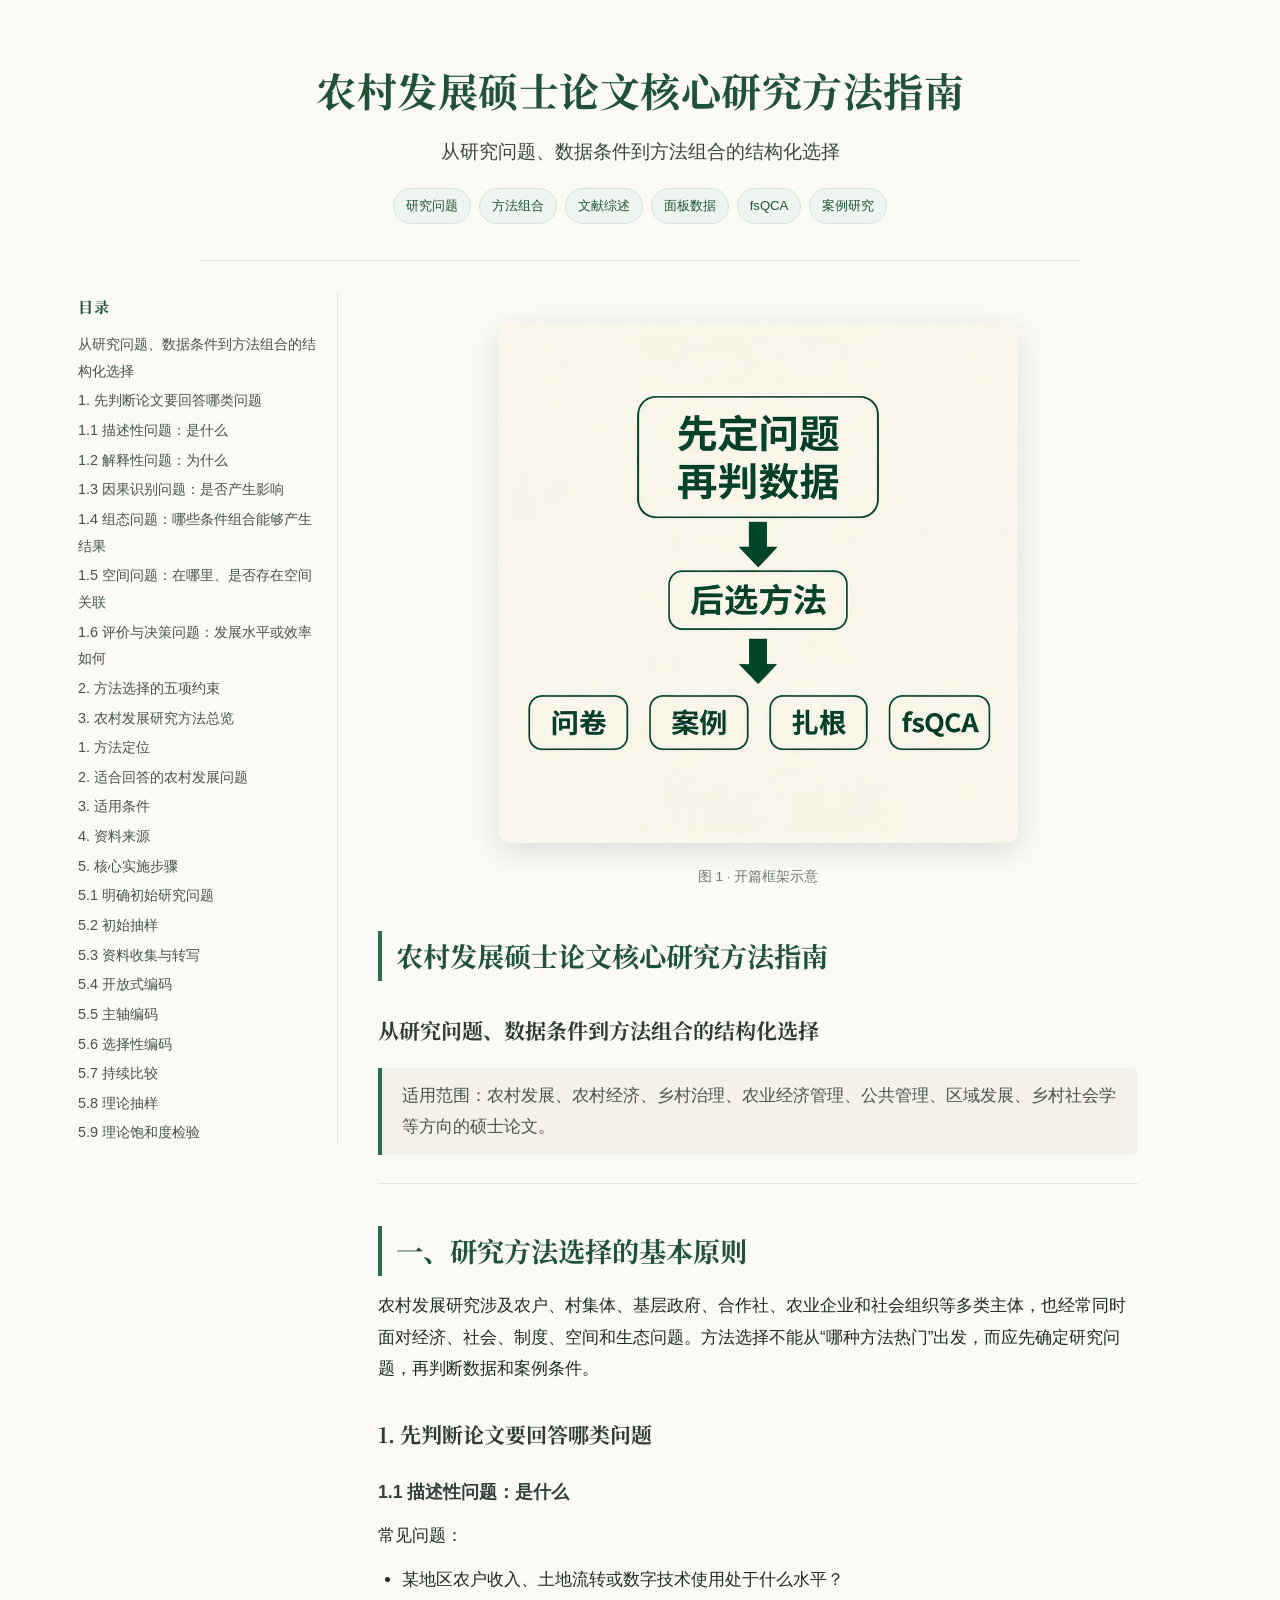
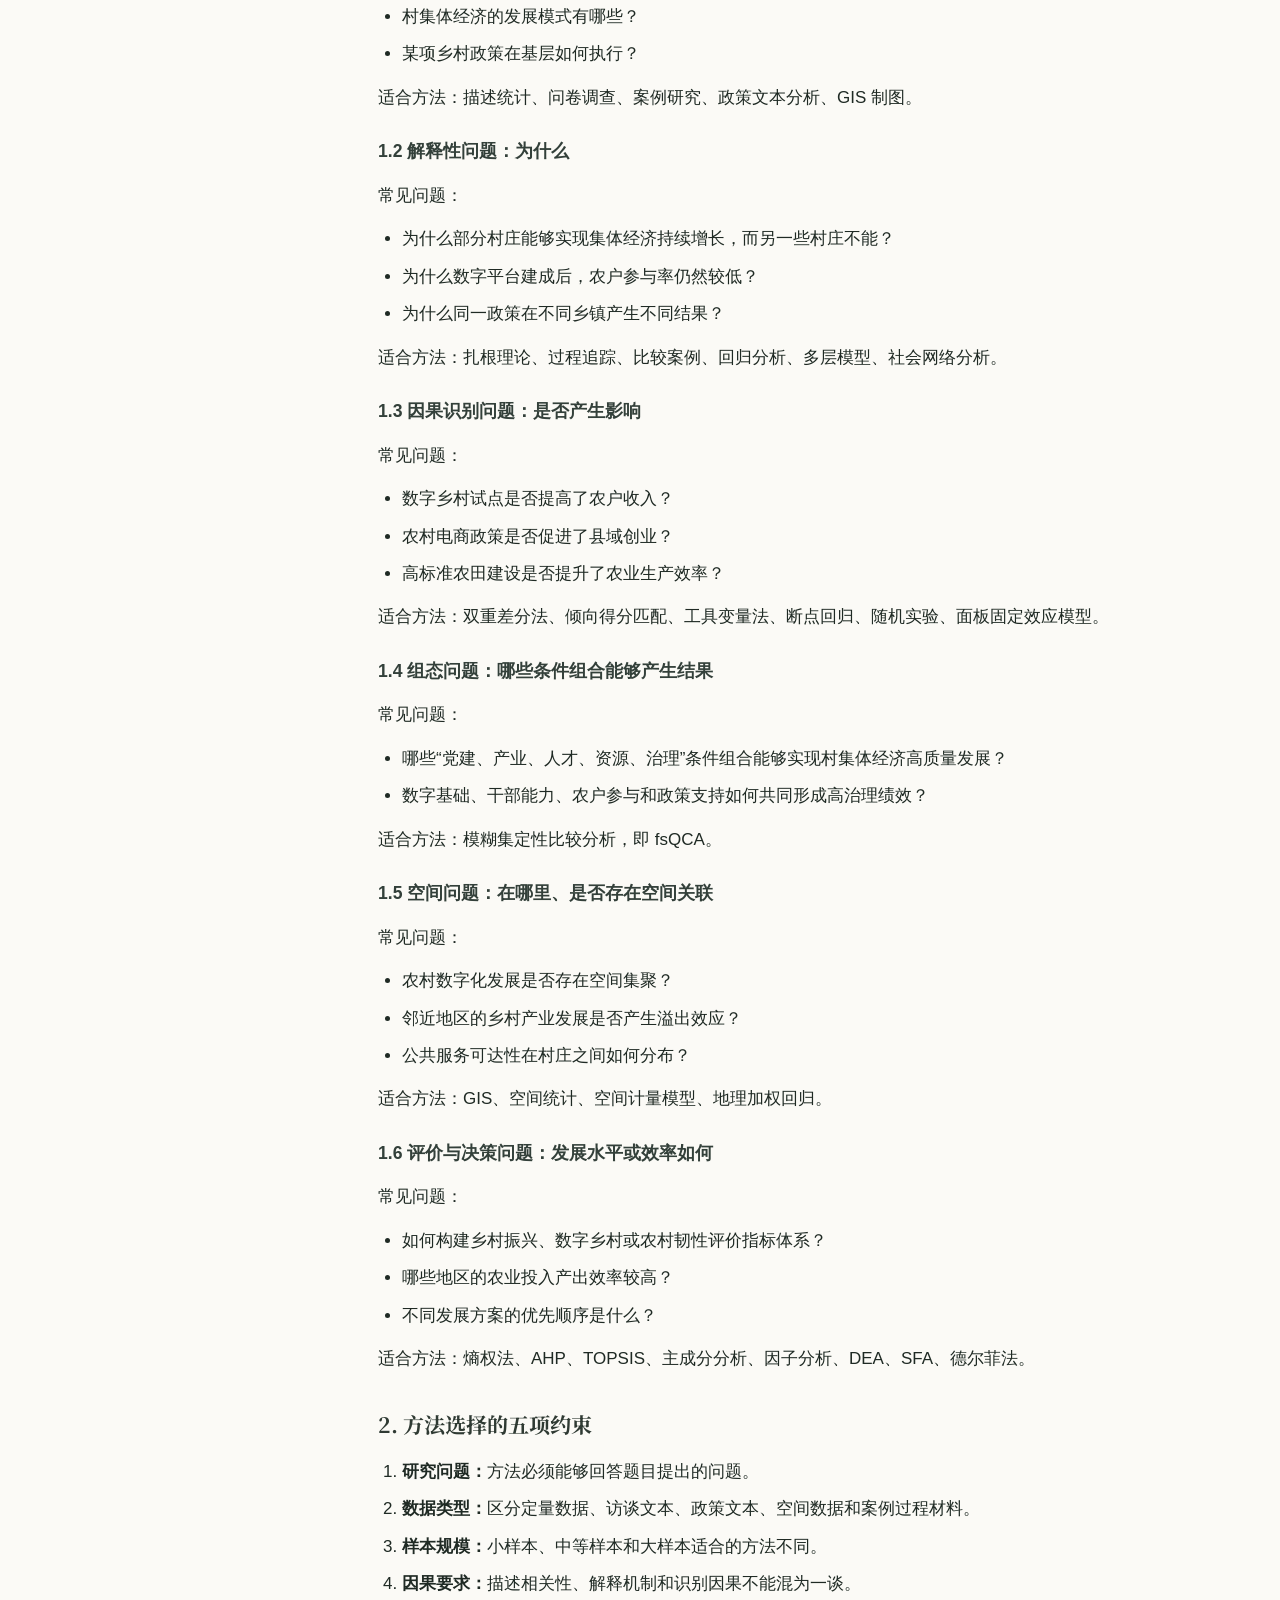
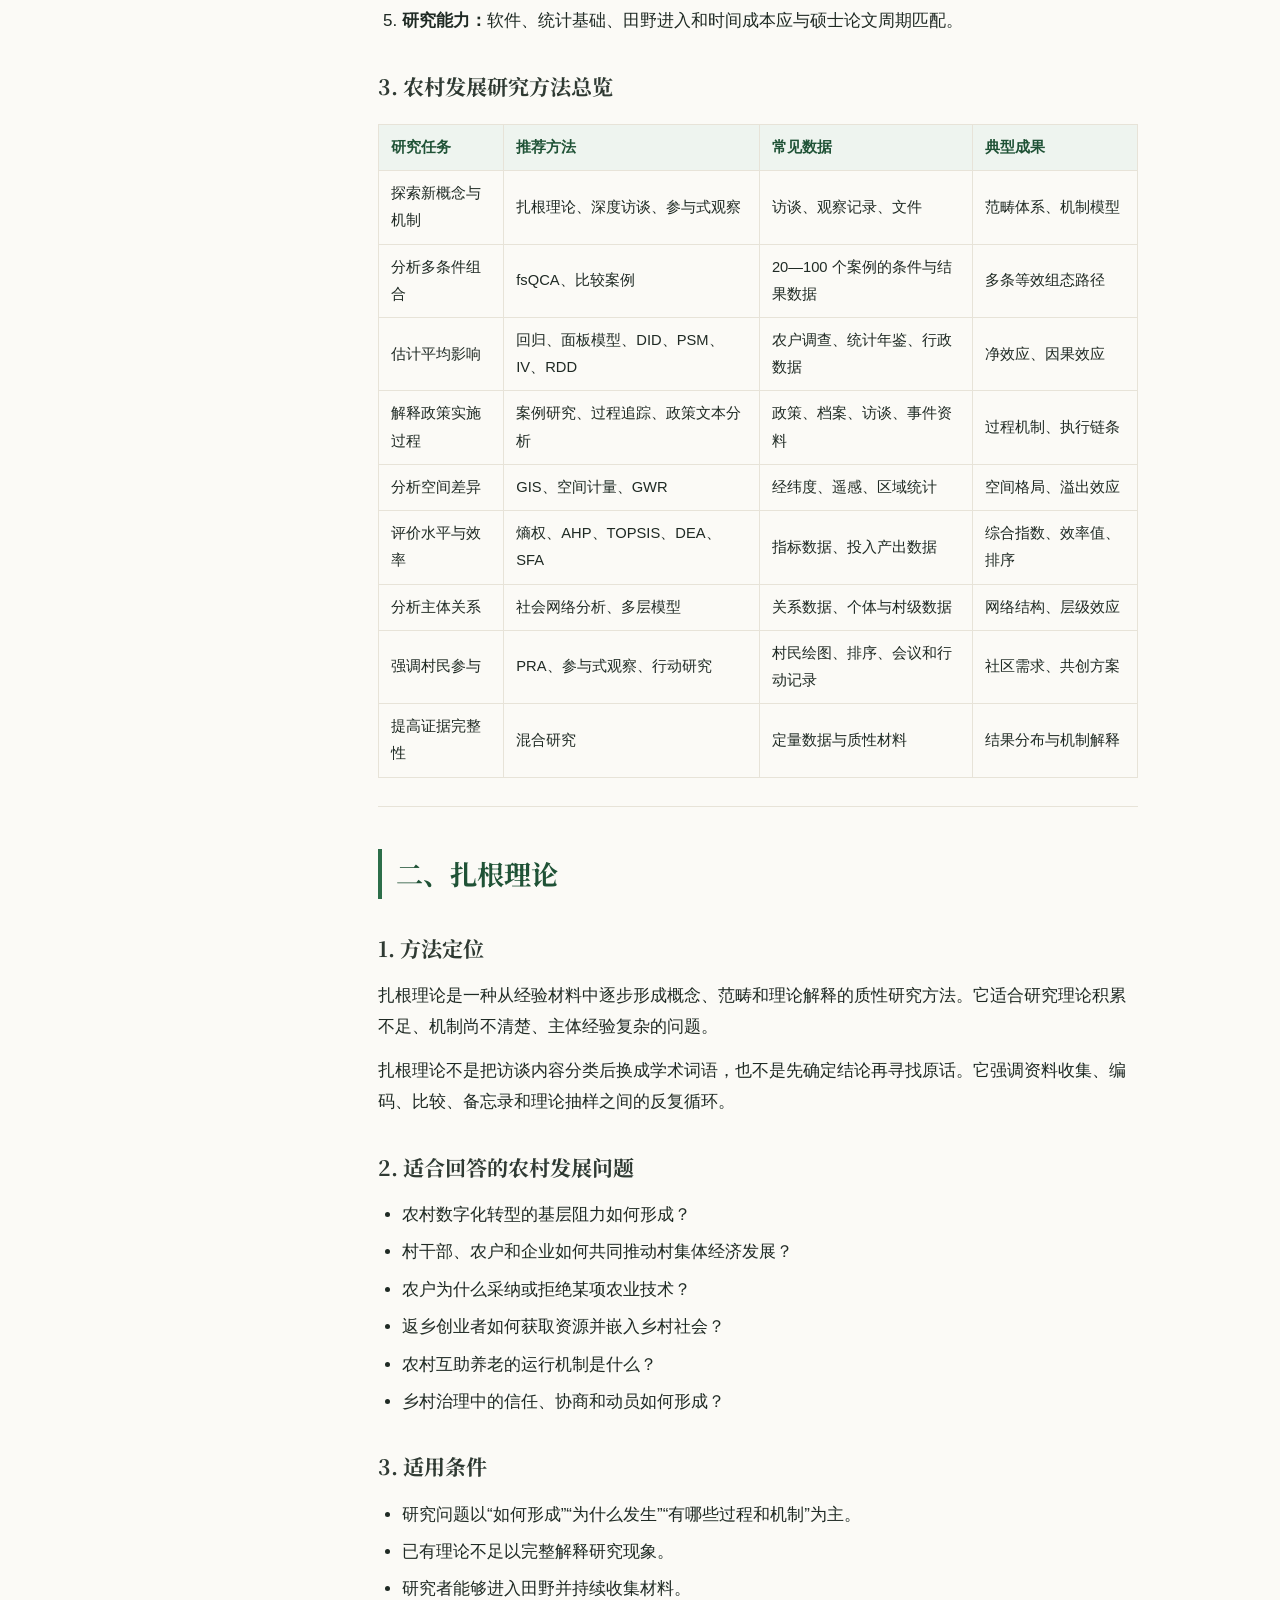
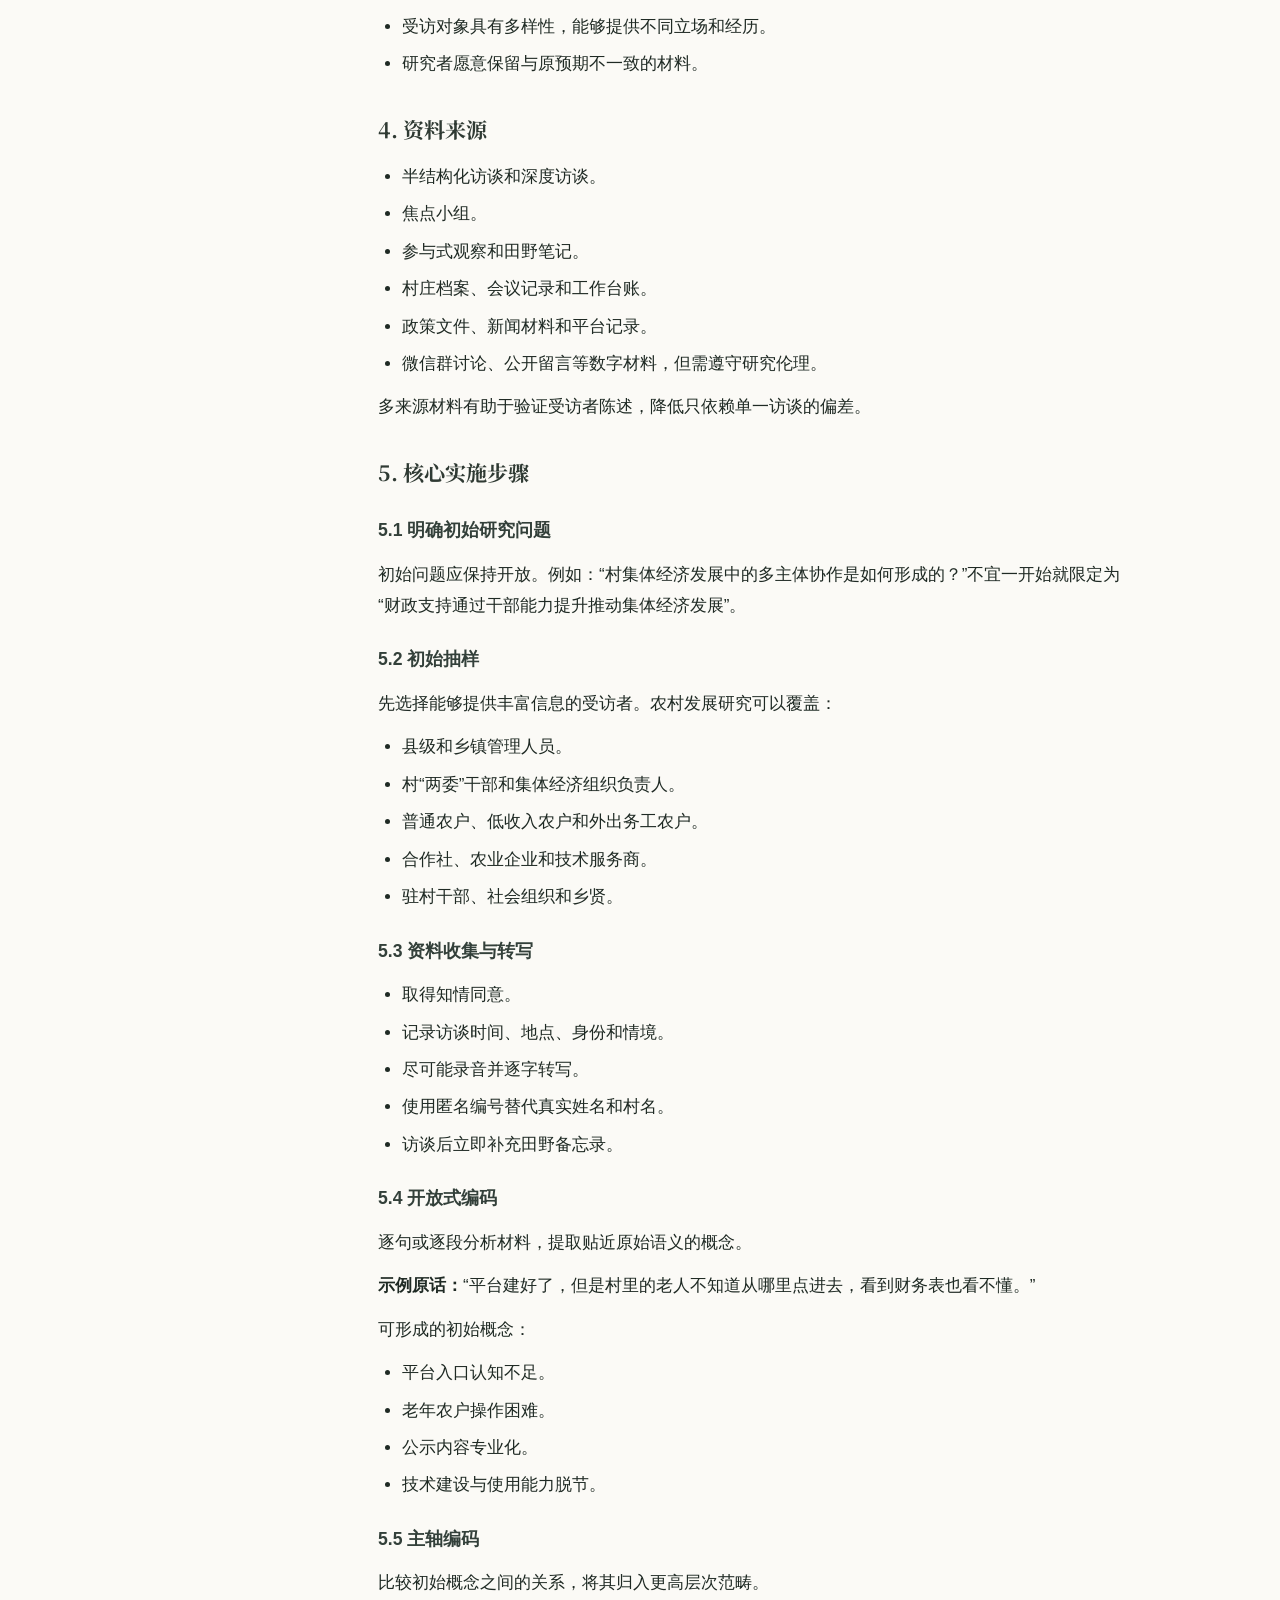
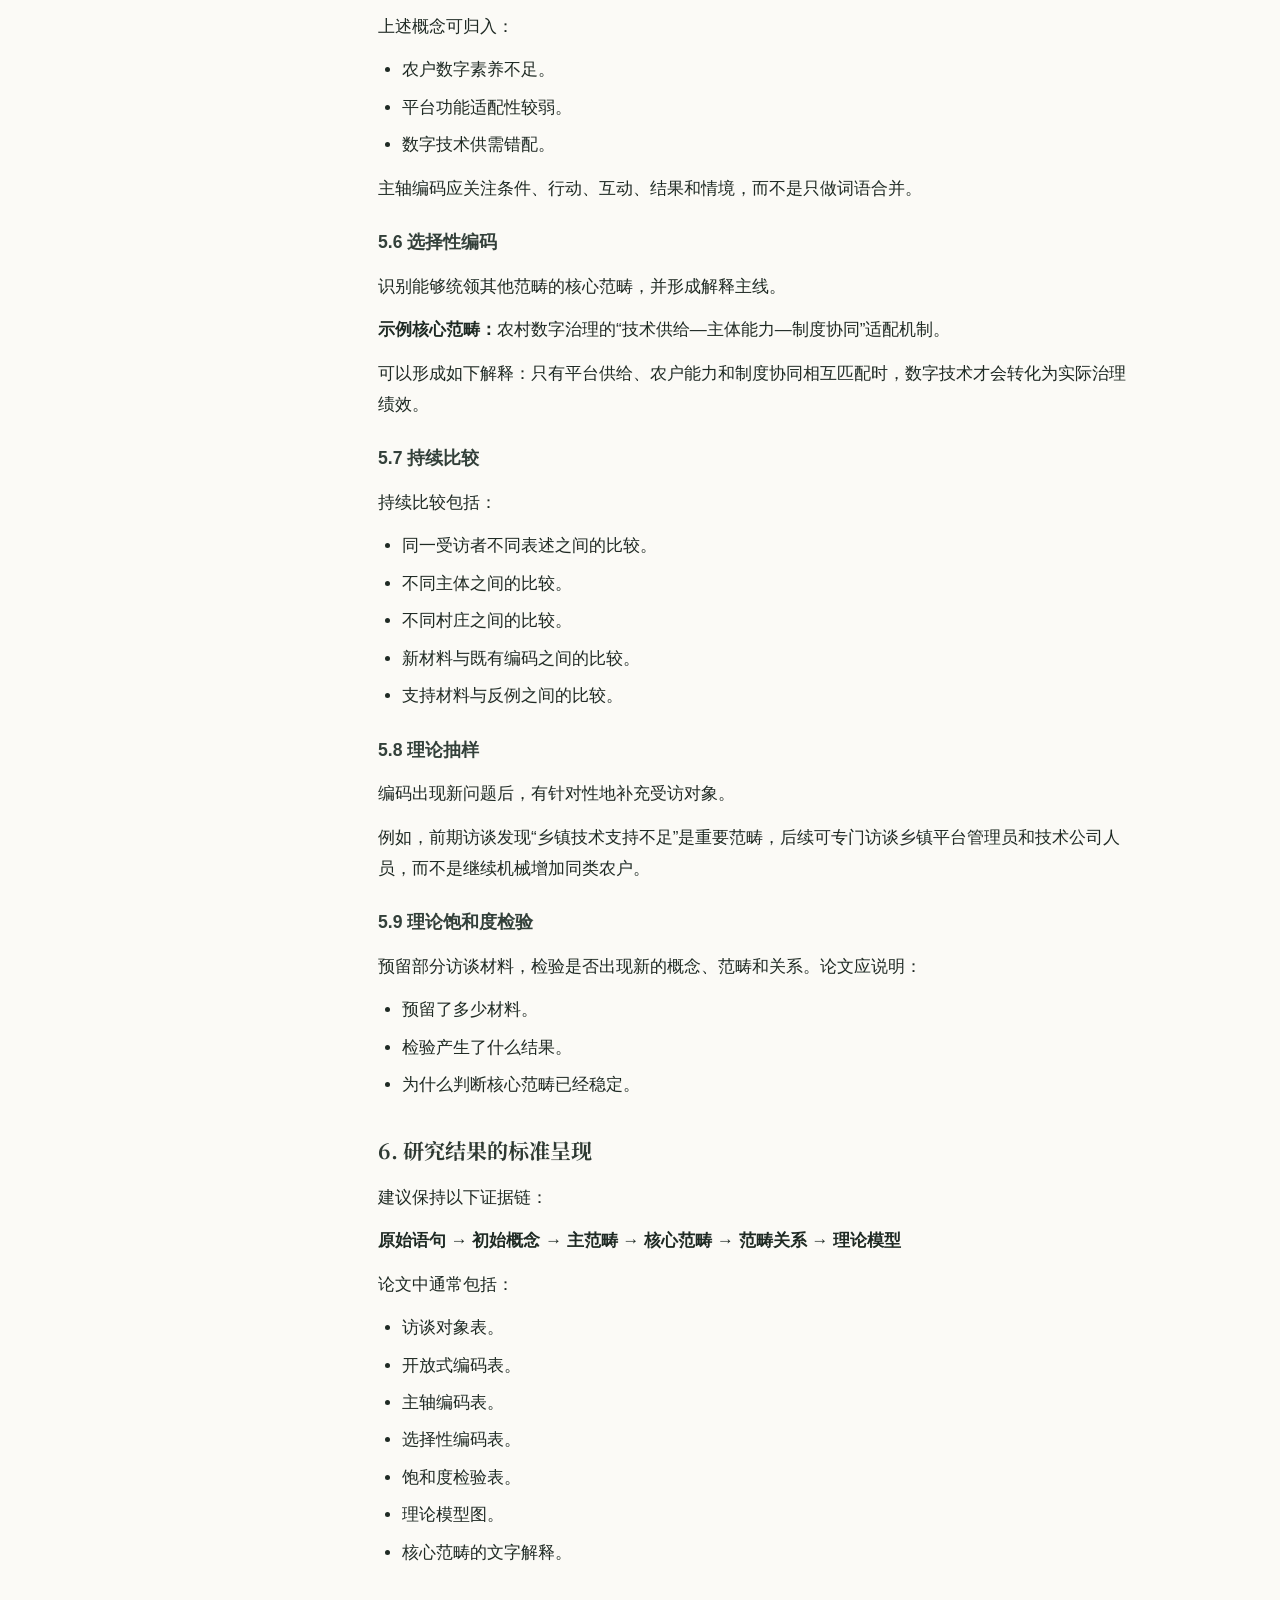
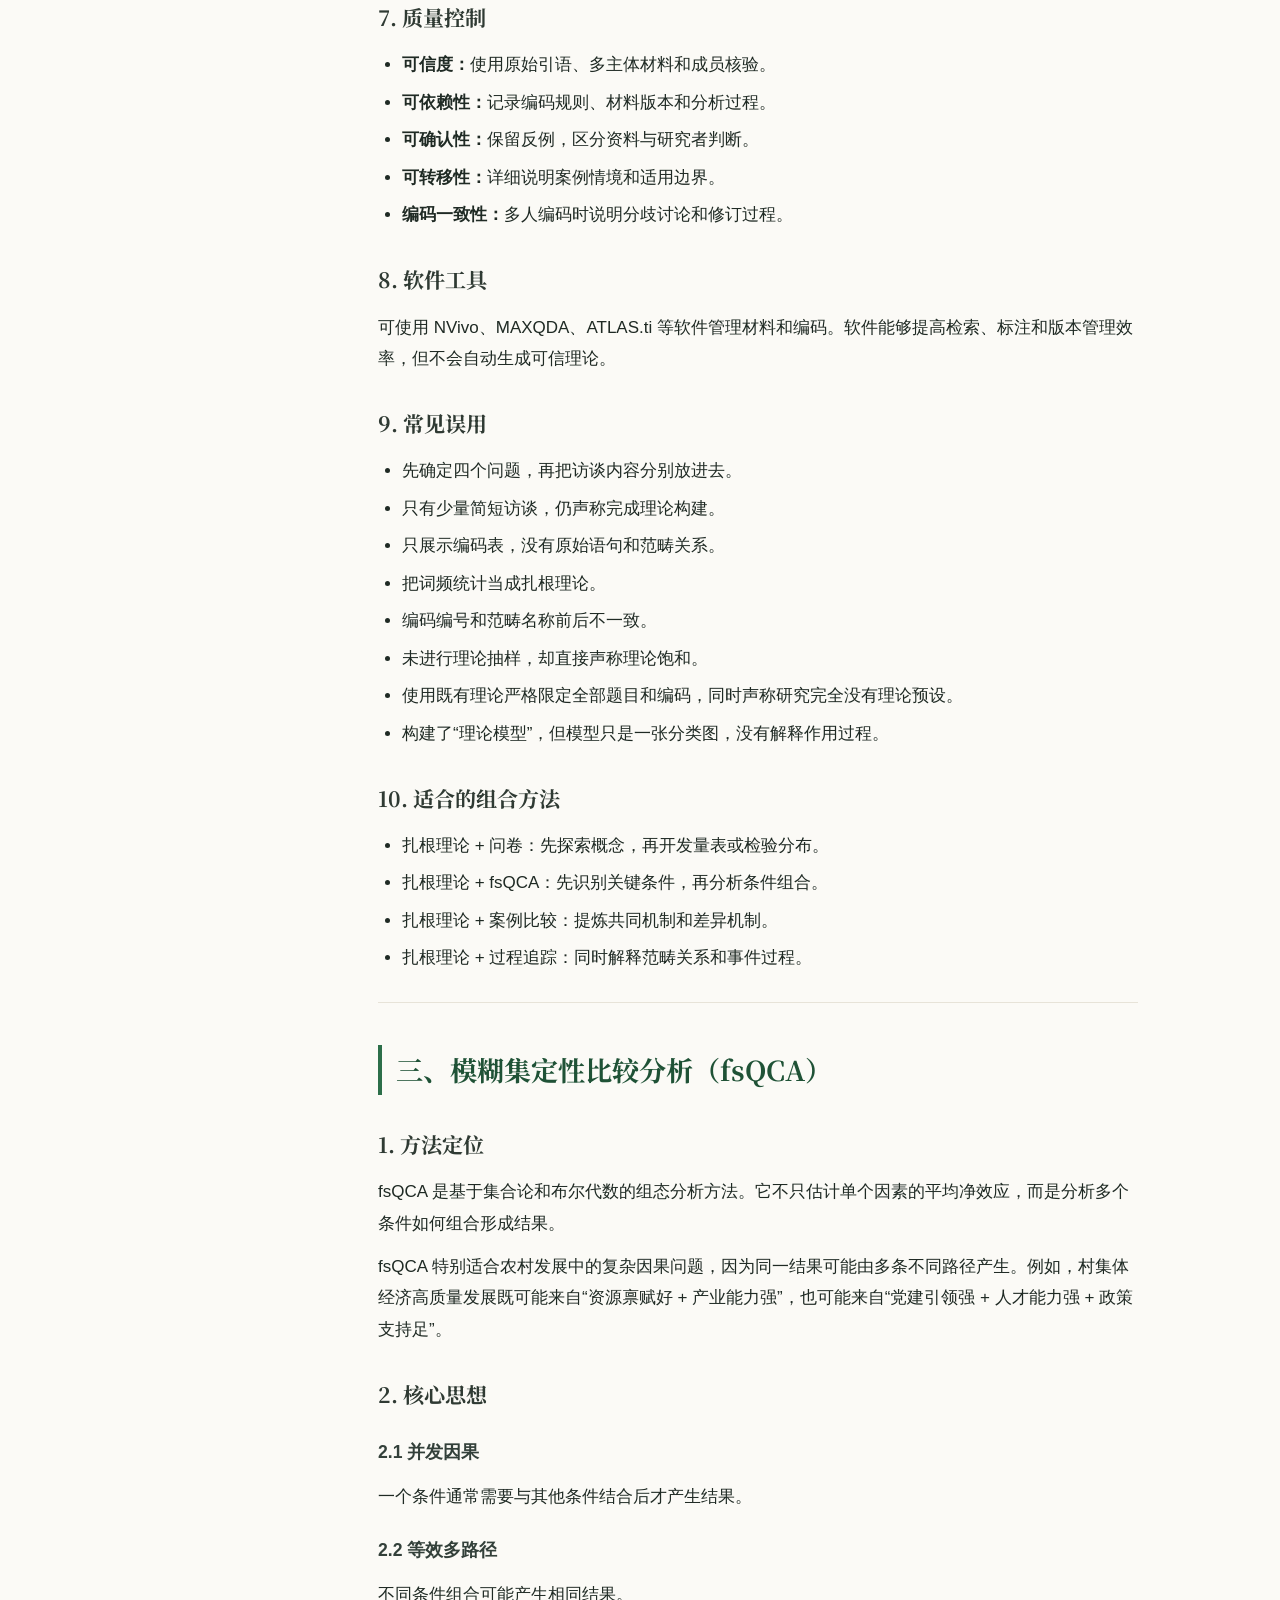
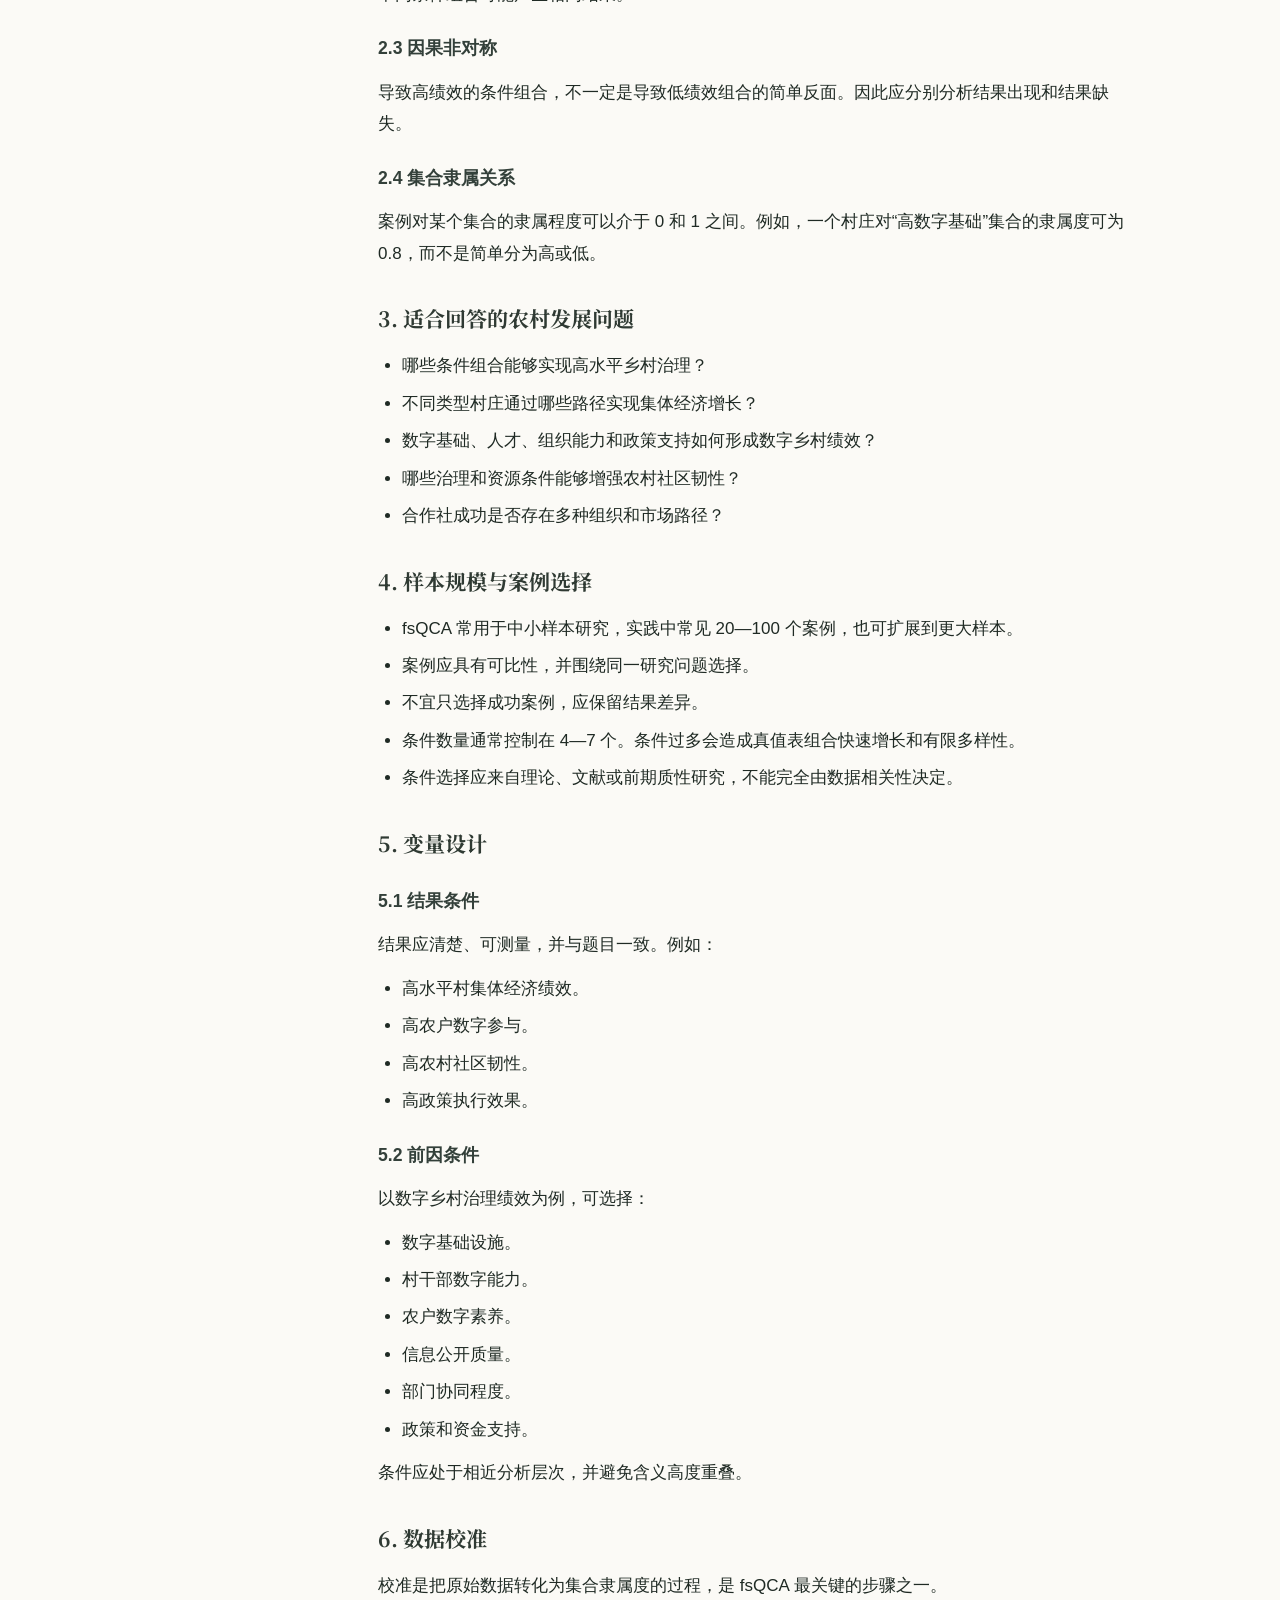
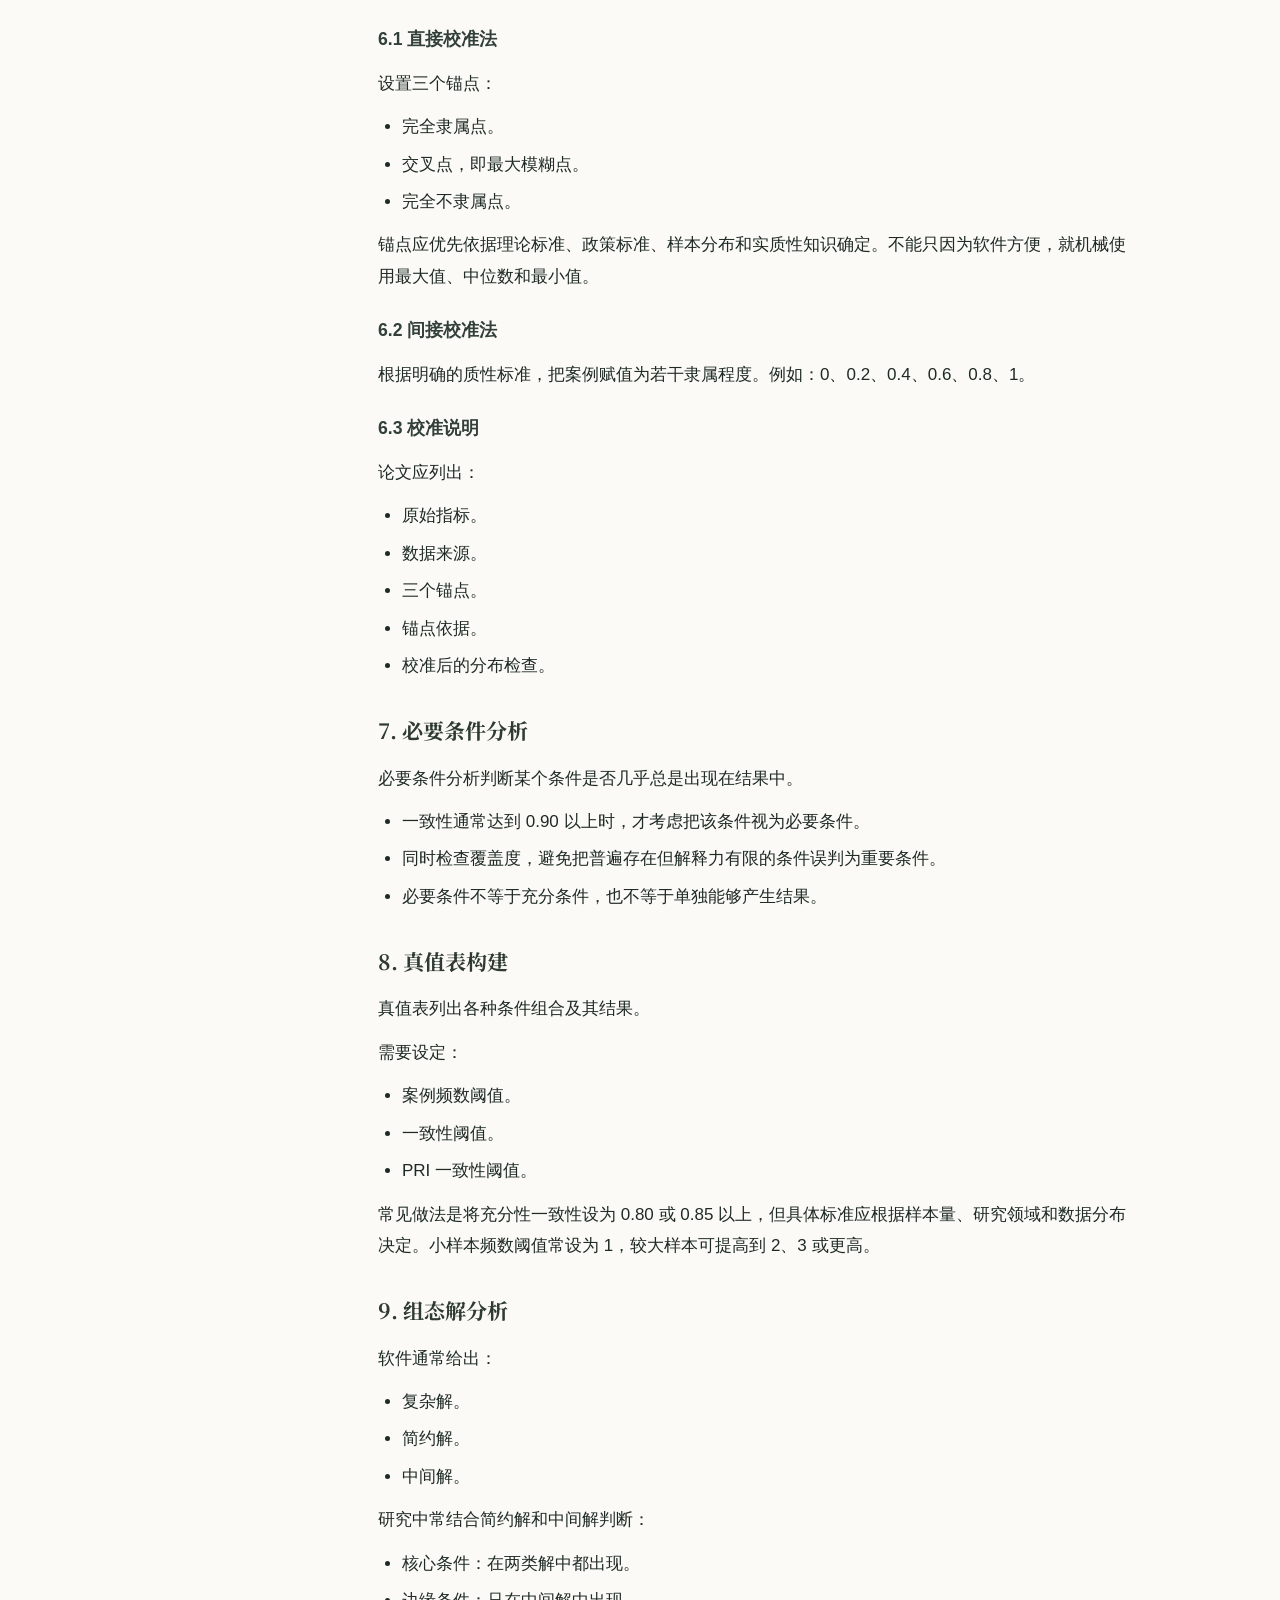
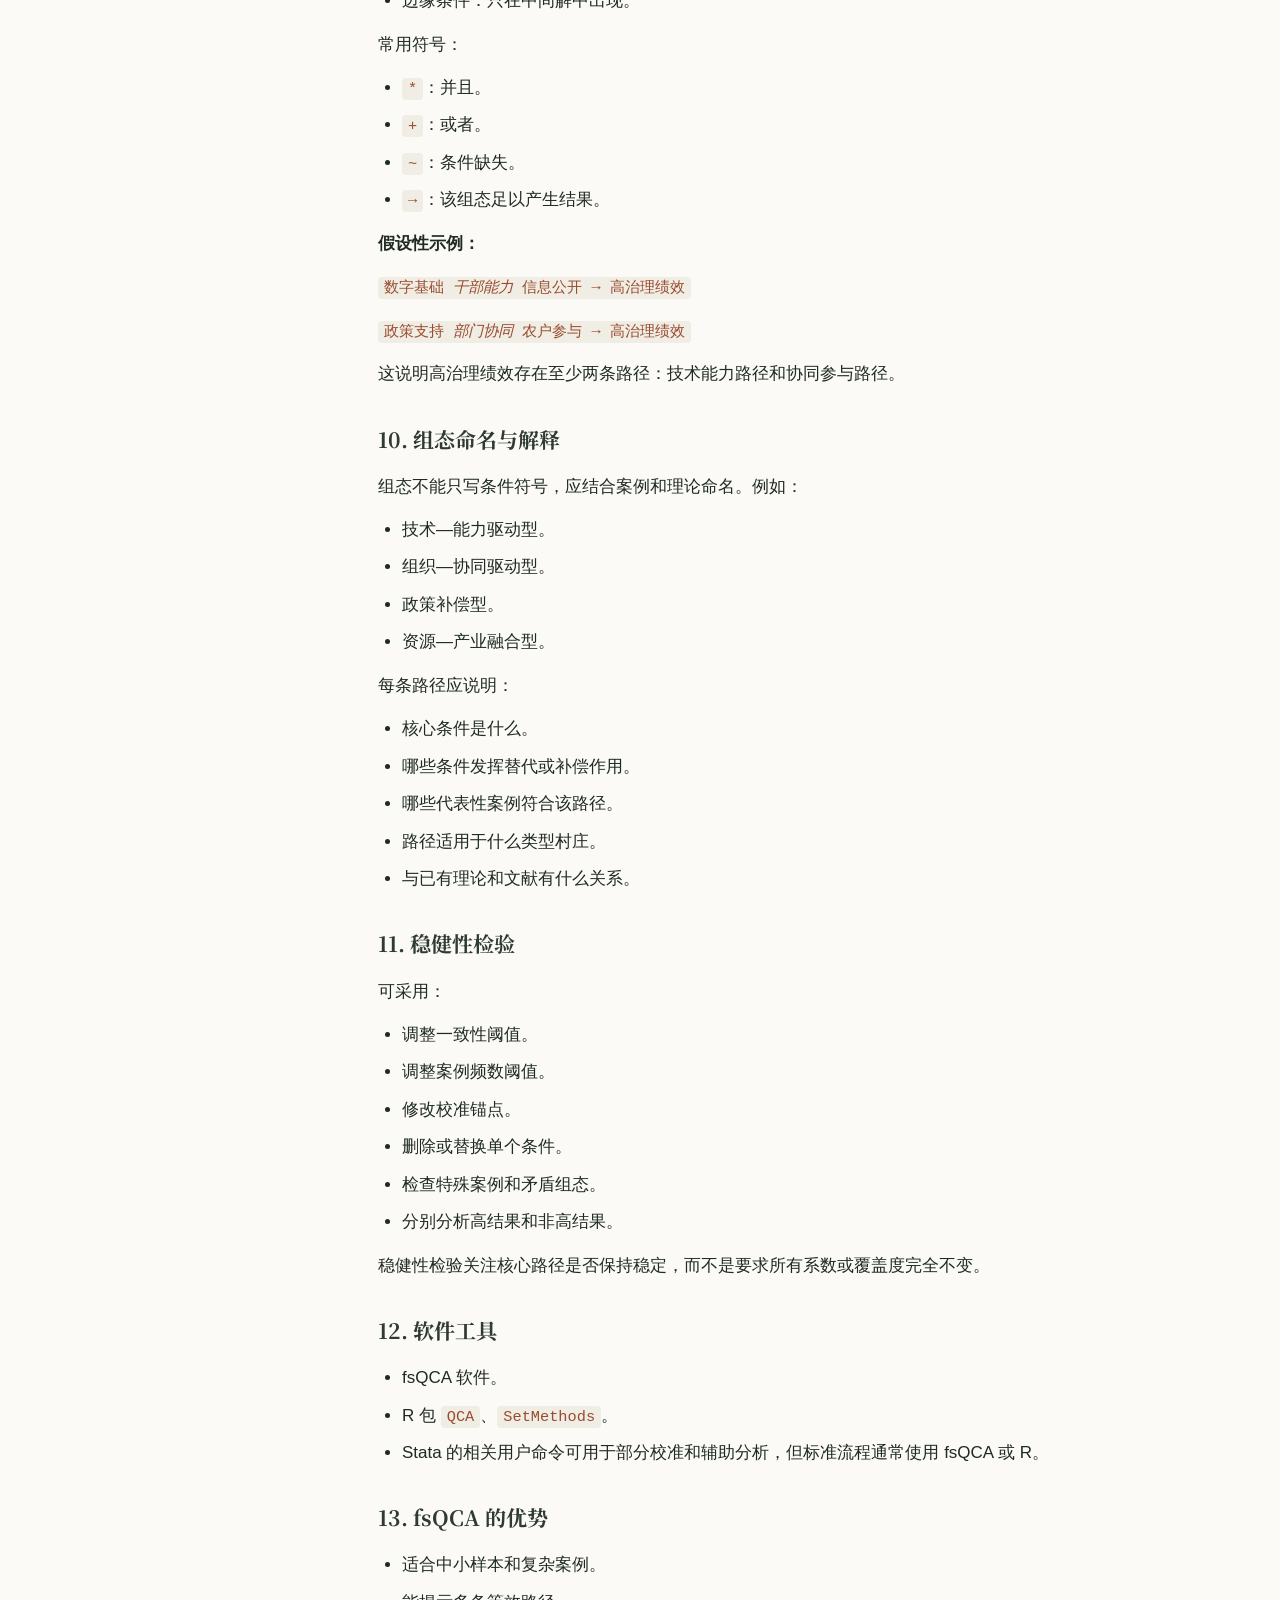
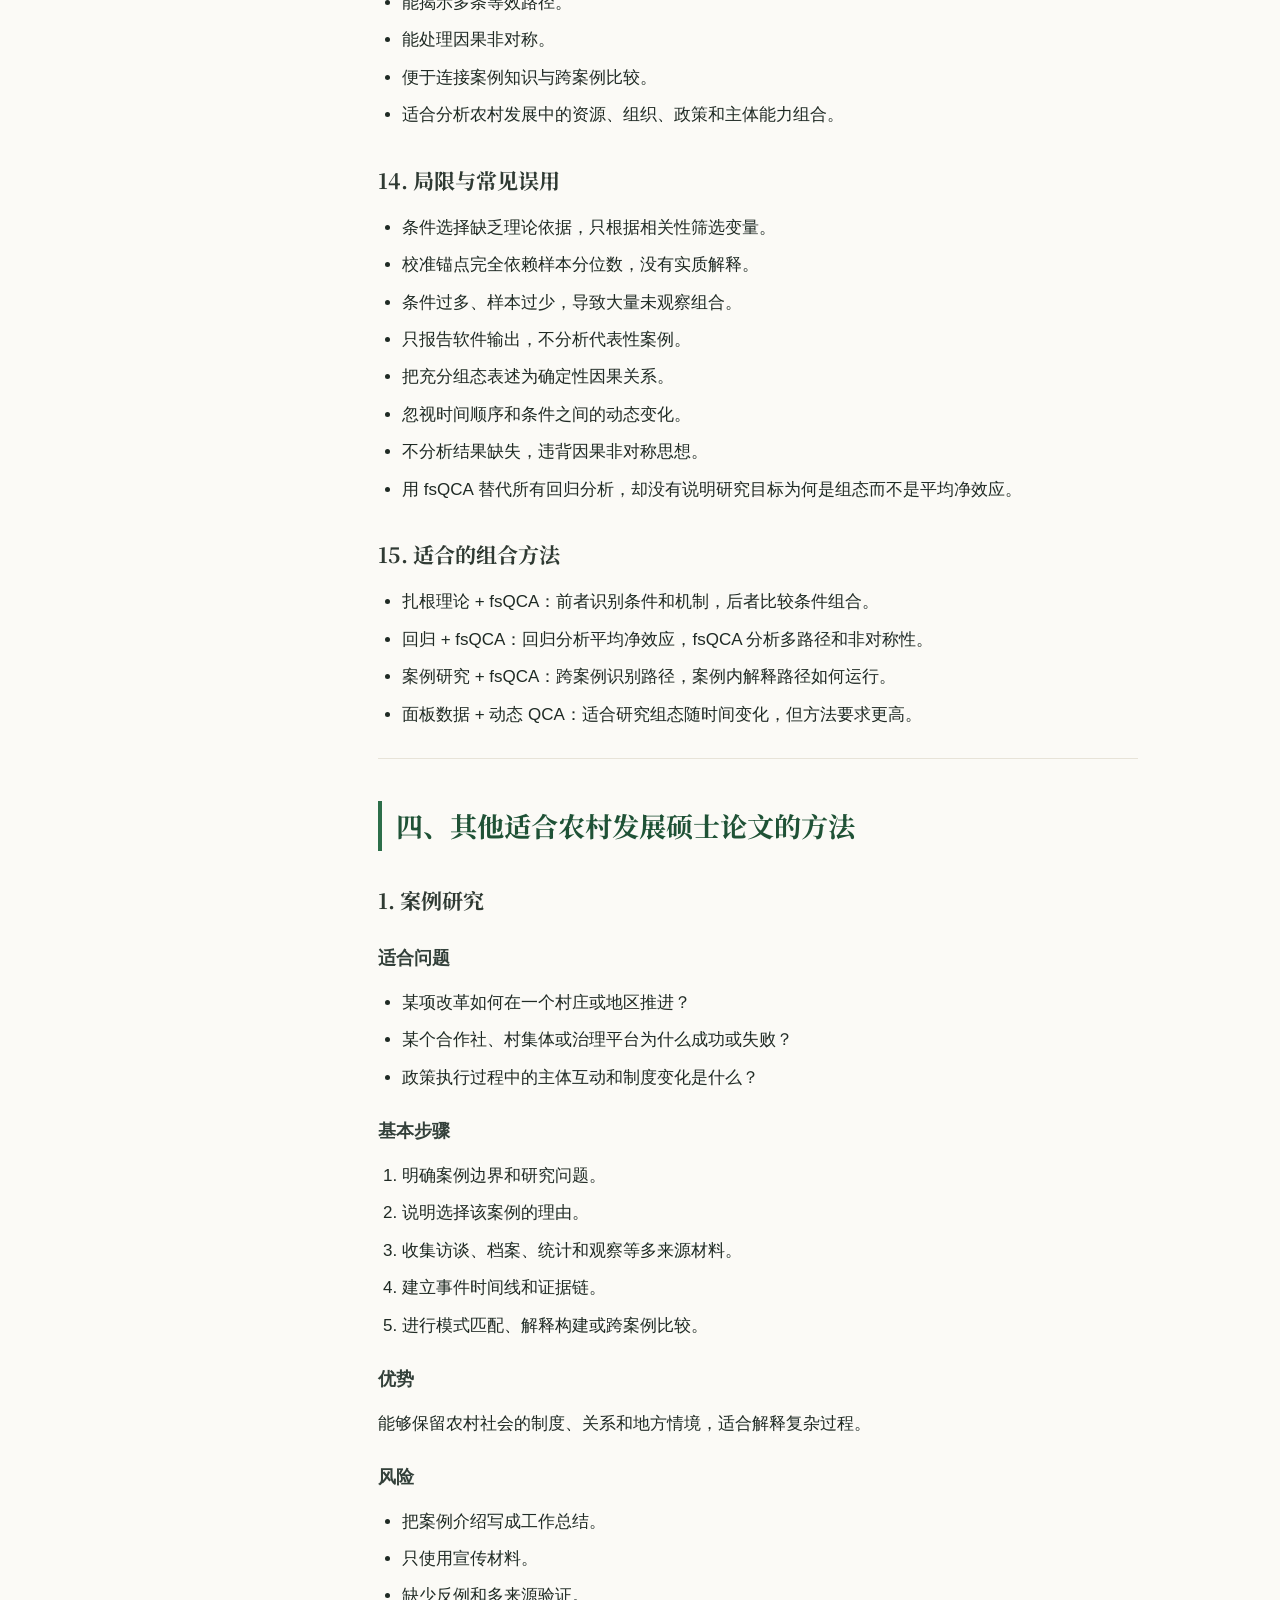
<file: research-methods/index.html>
<!DOCTYPE html>
<html lang="zh-CN">
<head>
  <script src="../assets/theme.js"></script>
<meta charset="UTF-8">
<meta name="viewport" content="width=device-width,initial-scale=1">
<title>农村发展硕士论文核心研究方法指南</title>
<link rel="preconnect" href="https://fonts.googleapis.com">
<link href="https://fonts.googleapis.com/css2?family=Noto+Serif+SC:wght@500;700&display=swap" rel="stylesheet">
<style>
:root{--ink:#1f2a24;--green:#2c6e49;--green-d:#1f5236;--paper:#fbfaf6;--line:#e7e3d8;--muted:#6f7a72;}
*{box-sizing:border-box;}
body{margin:0;font-family:-apple-system,"Segoe UI",Roboto,"Noto Sans SC",sans-serif;color:var(--ink);background:var(--paper);line-height:1.85;font-size:17px;}
.cover{max-width:880px;margin:0 auto;padding:64px 28px 36px;text-align:center;border-bottom:1px solid var(--line);}
.cover h1{font-family:"Noto Serif SC",serif;font-size:2.5rem;line-height:1.3;margin:0 0 14px;color:var(--green-d);font-weight:700;letter-spacing:.5px;}
.cover .sub{font-size:1.18rem;color:#3a463f;margin-bottom:18px;font-weight:500;}
.cover .badges{display:flex;flex-wrap:wrap;gap:8px;justify-content:center;}
.cover .badge{font-size:.82rem;color:var(--green-d);background:#eef4ef;border:1px solid #d6e3d9;padding:5px 12px;border-radius:999px;}
.layout{max-width:1180px;margin:0 auto;display:grid;grid-template-columns:260px 1fr;gap:40px;padding:32px 28px 80px;}
.toc{position:sticky;top:24px;align-self:start;max-height:calc(100vh - 48px);overflow:auto;font-size:.9rem;border-right:1px solid var(--line);padding-right:16px;}
.toc h4{font-family:"Noto Serif SC",serif;color:var(--green-d);margin:0 0 10px;font-size:.95rem;letter-spacing:.5px;}
.toc ul{list-style:none;margin:0;padding:0;}
.toc li{margin:3px 0;}
.toc li li{margin-left:12px;font-size:.85rem;color:var(--muted);}
.toc a{color:#46524a;text-decoration:none;transition:color .2s cubic-bezier(.4,0,.2,1);}
.toc a:hover{color:var(--green);}
.content{max-width:760px;}
.content h1.sec{font-family:"Noto Serif SC",serif;font-size:1.7rem;color:var(--green-d);margin:42px 0 14px;border-left:4px solid var(--green);padding-left:14px;}
.content h2.subsec{font-family:"Noto Serif SC",serif;font-size:1.32rem;color:#2f3a33;margin:30px 0 10px;}
.content h3{font-size:1.1rem;color:#33403a;margin:22px 0 8px;}
.content p{margin:12px 0;}
.content ul,.content ol{padding-left:24px;margin:12px 0;}
.content li{margin:6px 0;}
.content blockquote{margin:18px 0;padding:12px 20px;background:#f3f1e9;border-left:4px solid var(--green);color:#4a544c;border-radius:0 6px 6px 0;}
.content code{background:#f0ede4;padding:2px 6px;border-radius:4px;font-size:.9em;color:#9a4b2f;}
.content table{border-collapse:collapse;width:100%;margin:18px 0;font-size:.92rem;}
.content th,.content td{border:1px solid var(--line);padding:9px 12px;text-align:left;}
.content th{background:#eef4ef;color:var(--green-d);font-weight:600;}
.content hr{border:none;border-top:1px solid var(--line);margin:28px 0;}
.fig{margin:30px 0;text-align:center;}
.fig img{width:100%;max-width:520px;border-radius:12px;box-shadow:0 8px 28px rgba(31,42,36,.14);}
.fig figcaption{font-size:.85rem;color:var(--muted);margin-top:10px;}
.back{display:inline-block;margin:40px 0 0;color:var(--green-d);text-decoration:none;border:1px solid #d6e3d9;padding:8px 16px;border-radius:8px;transition:.2s cubic-bezier(.4,0,.2,1);}
.back:hover{background:var(--green);color:#fff;}
@media(max-width:880px){.layout{grid-template-columns:1fr;}.toc{display:none;}}

/* ===== Dark mode (data-theme="dark") ===== */
:root[data-theme="dark"] { --ink:#e8ebe8; --green:#7fb098; --green-d:#a4cdba; --paper:#14191c; --line:#2c343a; --muted:#7c8b83; }
[data-theme="dark"] body { background:var(--paper); color:var(--ink); }
[data-theme="dark"] .cover { border-bottom-color:var(--line); }
[data-theme="dark"] .cover h1 { color:var(--green-d); }
[data-theme="dark"] .cover .sub { color:var(--muted); }
[data-theme="dark"] .cover .badge { color:var(--green-d); background:rgba(127,176,152,0.12); border-color:var(--line); }
[data-theme="dark"] .layout { color:var(--ink); }
[data-theme="dark"] .toc { border-right-color:var(--line); }
[data-theme="dark"] .toc h4 { color:var(--green-d); }
[data-theme="dark"] .toc li li { color:var(--muted); }
[data-theme="dark"] .toc a { color:var(--ink); }
[data-theme="dark"] .toc a:hover { color:var(--green); }
[data-theme="dark"] .content h1, [data-theme="dark"] .content h2, [data-theme="dark"] .content h3, [data-theme="dark"] .content h4 { color:var(--ink); }
[data-theme="dark"] .content table { border-color:var(--line); }
[data-theme="dark"] .content th { background:rgba(127,176,152,0.10); color:var(--ink); border-color:var(--line); }
[data-theme="dark"] .content td { border-color:var(--line); }
[data-theme="dark"] .content blockquote { color:var(--muted); border-left-color:var(--green); background:rgba(127,176,152,0.08); }
[data-theme="dark"] .content pre, [data-theme="dark"] .content code { background:rgba(127,176,152,0.08); color:var(--ink); }
[data-theme="dark"] hr { border-top-color:var(--line); }
  </style>
</head>
<body>
<header class="cover">
  <h1>农村发展硕士论文核心研究方法指南</h1>
  <p class="sub">从研究问题、数据条件到方法组合的结构化选择</p>
  <div class="badges"><span class="badge">研究问题</span><span class="badge">方法组合</span><span class="badge">文献综述</span><span class="badge">面板数据</span><span class="badge">fsQCA</span><span class="badge">案例研究</span></div>
</header>
<div class="layout">
  <nav class="toc">
    <h4>目录</h4>
    <ul>
<li><a href="#从研究问题数据条件到方法">从研究问题、数据条件到方法组合的结构化选择</a></li>
<li><a href="#1先判断论文要回答哪类问">1. 先判断论文要回答哪类问题</a></li>
  <li><a href="#11描述性问题是什么">1.1 描述性问题：是什么</a></li>
  <li><a href="#12解释性问题为什么">1.2 解释性问题：为什么</a></li>
  <li><a href="#13因果识别问题是否产生">1.3 因果识别问题：是否产生影响</a></li>
  <li><a href="#14组态问题哪些条件组合">1.4 组态问题：哪些条件组合能够产生结果</a></li>
  <li><a href="#15空间问题在哪里是否存">1.5 空间问题：在哪里、是否存在空间关联</a></li>
  <li><a href="#16评价与决策问题发展水">1.6 评价与决策问题：发展水平或效率如何</a></li>
<li><a href="#2方法选择的五项约束">2. 方法选择的五项约束</a></li>
<li><a href="#3农村发展研究方法总览">3. 农村发展研究方法总览</a></li>
<li><a href="#1方法定位">1. 方法定位</a></li>
<li><a href="#2适合回答的农村发展问题">2. 适合回答的农村发展问题</a></li>
<li><a href="#3适用条件">3. 适用条件</a></li>
<li><a href="#4资料来源">4. 资料来源</a></li>
<li><a href="#5核心实施步骤">5. 核心实施步骤</a></li>
  <li><a href="#51明确初始研究问题">5.1 明确初始研究问题</a></li>
  <li><a href="#52初始抽样">5.2 初始抽样</a></li>
  <li><a href="#53资料收集与转写">5.3 资料收集与转写</a></li>
  <li><a href="#54开放式编码">5.4 开放式编码</a></li>
  <li><a href="#55主轴编码">5.5 主轴编码</a></li>
  <li><a href="#56选择性编码">5.6 选择性编码</a></li>
  <li><a href="#57持续比较">5.7 持续比较</a></li>
  <li><a href="#58理论抽样">5.8 理论抽样</a></li>
  <li><a href="#59理论饱和度检验">5.9 理论饱和度检验</a></li>
<li><a href="#6研究结果的标准呈现">6. 研究结果的标准呈现</a></li>
<li><a href="#7质量控制">7. 质量控制</a></li>
<li><a href="#8软件工具">8. 软件工具</a></li>
<li><a href="#9常见误用">9. 常见误用</a></li>
<li><a href="#10适合的组合方法">10. 适合的组合方法</a></li>
<li><a href="#1方法定位">1. 方法定位</a></li>
<li><a href="#2核心思想">2. 核心思想</a></li>
  <li><a href="#21并发因果">2.1 并发因果</a></li>
  <li><a href="#22等效多路径">2.2 等效多路径</a></li>
  <li><a href="#23因果非对称">2.3 因果非对称</a></li>
  <li><a href="#24集合隶属关系">2.4 集合隶属关系</a></li>
<li><a href="#3适合回答的农村发展问题">3. 适合回答的农村发展问题</a></li>
<li><a href="#4样本规模与案例选择">4. 样本规模与案例选择</a></li>
<li><a href="#5变量设计">5. 变量设计</a></li>
  <li><a href="#51结果条件">5.1 结果条件</a></li>
  <li><a href="#52前因条件">5.2 前因条件</a></li>
<li><a href="#6数据校准">6. 数据校准</a></li>
  <li><a href="#61直接校准法">6.1 直接校准法</a></li>
  <li><a href="#62间接校准法">6.2 间接校准法</a></li>
  <li><a href="#63校准说明">6.3 校准说明</a></li>
<li><a href="#7必要条件分析">7. 必要条件分析</a></li>
<li><a href="#8真值表构建">8. 真值表构建</a></li>
<li><a href="#9组态解分析">9. 组态解分析</a></li>
<li><a href="#10组态命名与解释">10. 组态命名与解释</a></li>
<li><a href="#11稳健性检验">11. 稳健性检验</a></li>
<li><a href="#12软件工具">12. 软件工具</a></li>
<li><a href="#13fsQCA的优势">13. fsQCA 的优势</a></li>
<li><a href="#14局限与常见误用">14. 局限与常见误用</a></li>
<li><a href="#15适合的组合方法">15. 适合的组合方法</a></li>
<li><a href="#1案例研究">1. 案例研究</a></li>
  <li><a href="#适合问题">适合问题</a></li>
  <li><a href="#基本步骤">基本步骤</a></li>
  <li><a href="#优势">优势</a></li>
  <li><a href="#风险">风险</a></li>
<li><a href="#2问卷调查与统计分析">2. 问卷调查与统计分析</a></li>
  <li><a href="#适合问题">适合问题</a></li>
  <li><a href="#核心要求">核心要求</a></li>
  <li><a href="#风险">风险</a></li>
<li><a href="#3面板数据回归与固定效应">3. 面板数据回归与固定效应模型</a></li>
  <li><a href="#适合问题">适合问题</a></li>
  <li><a href="#数据">数据</a></li>
  <li><a href="#基本模型">基本模型</a></li>
  <li><a href="#风险">风险</a></li>
<li><a href="#4双重差分法DID">4. 双重差分法（DID）</a></li>
  <li><a href="#适合问题">适合问题</a></li>
  <li><a href="#核心条件">核心条件</a></li>
  <li><a href="#关键检验">关键检验</a></li>
  <li><a href="#风险">风险</a></li>
<li><a href="#5倾向得分匹配PSM与P">5. 倾向得分匹配（PSM）与 PSM-DID</a></li>
  <li><a href="#适合问题">适合问题</a></li>
  <li><a href="#基本步骤">基本步骤</a></li>
  <li><a href="#局限">局限</a></li>
<li><a href="#6工具变量法IV">6. 工具变量法（IV）</a></li>
  <li><a href="#适合问题">适合问题</a></li>
  <li><a href="#工具变量要求">工具变量要求</a></li>
  <li><a href="#风险">风险</a></li>
<li><a href="#7断点回归RDD">7. 断点回归（RDD）</a></li>
  <li><a href="#适合问题">适合问题</a></li>
  <li><a href="#关键要求">关键要求</a></li>
  <li><a href="#局限">局限</a></li>
<li><a href="#8多层线性模型">8. 多层线性模型</a></li>
  <li><a href="#适合问题">适合问题</a></li>
  <li><a href="#优势">优势</a></li>
  <li><a href="#风险">风险</a></li>
<li><a href="#9结构方程模型SEM">9. 结构方程模型（SEM）</a></li>
  <li><a href="#适合问题">适合问题</a></li>
  <li><a href="#核心步骤">核心步骤</a></li>
  <li><a href="#风险">风险</a></li>
<li><a href="#10GIS与空间计量分析">10. GIS 与空间计量分析</a></li>
  <li><a href="#适合问题">适合问题</a></li>
  <li><a href="#常用方法">常用方法</a></li>
  <li><a href="#风险">风险</a></li>
<li><a href="#11社会网络分析SNA">11. 社会网络分析（SNA）</a></li>
  <li><a href="#适合问题">适合问题</a></li>
  <li><a href="#常用指标">常用指标</a></li>
  <li><a href="#风险">风险</a></li>
<li><a href="#12参与式农村评估PRA">12. 参与式农村评估（PRA）</a></li>
  <li><a href="#适合问题">适合问题</a></li>
  <li><a href="#常用工具">常用工具</a></li>
  <li><a href="#优势">优势</a></li>
  <li><a href="#风险">风险</a></li>
<li><a href="#13政策文本分析与内容分">13. 政策文本分析与内容分析</a></li>
  <li><a href="#适合问题">适合问题</a></li>
  <li><a href="#方法">方法</a></li>
  <li><a href="#风险">风险</a></li>
<li><a href="#14过程追踪">14. 过程追踪</a></li>
  <li><a href="#适合问题">适合问题</a></li>
  <li><a href="#基本步骤">基本步骤</a></li>
  <li><a href="#风险">风险</a></li>
<li><a href="#15德尔菲法AHP熵权法">15. 德尔菲法、AHP、熵权法与 TOPSIS</a></li>
  <li><a href="#适合问题">适合问题</a></li>
  <li><a href="#方法分工">方法分工</a></li>
  <li><a href="#风险">风险</a></li>
<li><a href="#16DEA与SFA">16. DEA 与 SFA</a></li>
  <li><a href="#适合问题">适合问题</a></li>
  <li><a href="#方法区别">方法区别</a></li>
  <li><a href="#风险">风险</a></li>
<li><a href="#17实验与随机对照试验">17. 实验与随机对照试验</a></li>
  <li><a href="#适合问题">适合问题</a></li>
  <li><a href="#类型">类型</a></li>
  <li><a href="#风险">风险</a></li>
<li><a href="#18混合研究方法">18. 混合研究方法</a></li>
  <li><a href="#适合问题">适合问题</a></li>
  <li><a href="#常见设计">常见设计</a></li>
  <li><a href="#关键要求">关键要求</a></li>
<li><a href="#1按研究问题选择">1. 按研究问题选择</a></li>
<li><a href="#2推荐的硕士论文方法组合">2. 推荐的硕士论文方法组合</a></li>
  <li><a href="#21扎根理论fsQCA">2.1 扎根理论 + fsQCA</a></li>
  <li><a href="#22问卷访谈">2.2 问卷 + 访谈</a></li>
  <li><a href="#23回归fsQCA">2.3 回归 + fsQCA</a></li>
  <li><a href="#24DID案例研究">2.4 DID + 案例研究</a></li>
  <li><a href="#25GIS空间计量访谈">2.5 GIS + 空间计量 + 访谈</a></li>
  <li><a href="#26指标评价障碍度分析案">2.6 指标评价 + 障碍度分析 + 案例比较</a></li>
<li><a href="#3不建议的机械组合">3. 不建议的机械组合</a></li>
<li><a href="#1研究设计总述">1. 研究设计总述</a></li>
<li><a href="#2研究对象与样本">2. 研究对象与样本</a></li>
<li><a href="#3数据来源">3. 数据来源</a></li>
<li><a href="#4变量条件或编码设计">4. 变量、条件或编码设计</a></li>
<li><a href="#5分析步骤">5. 分析步骤</a></li>
<li><a href="#6质量与稳健性">6. 质量与稳健性</a></li>
<li><a href="#7研究伦理和数据管理">7. 研究伦理和数据管理</a></li>
<li><a href="#1研究问题">1. 研究问题</a></li>
<li><a href="#2数据与样本">2. 数据与样本</a></li>
<li><a href="#3扎根理论">3. 扎根理论</a></li>
<li><a href="#4fsQCA">4. fsQCA</a></li>
<li><a href="#5计量与评价方法">5. 计量与评价方法</a></li>
<li><a href="#6方法组合">6. 方法组合</a></li>
<li><a href="#1扎根理论">1. 扎根理论</a></li>
<li><a href="#2fsQCA与组态分析">2. fsQCA 与组态分析</a></li>
<li><a href="#3案例与混合研究">3. 案例与混合研究</a></li>
<li><a href="#4因果识别与计量方法">4. 因果识别与计量方法</a></li>
    </ul>
  </nav>
  <main class="content">
<figure class="fig">
  <img src="md1_path.png" alt="md1_path.png">
  <figcaption>图 1 · 开篇框架示意</figcaption>
</figure>
<h1 id="农村发展硕士论文核心研究" class="sec">农村发展硕士论文核心研究方法指南</h1>
<h2 id="从研究问题数据条件到方法" class="subsec">从研究问题、数据条件到方法组合的结构化选择</h2>
<blockquote>适用范围：农村发展、农村经济、乡村治理、农业经济管理、公共管理、区域发展、乡村社会学等方向的硕士论文。</blockquote>
<hr>
<h1 id="一研究方法选择的基本原则" class="sec">一、研究方法选择的基本原则</h1>
<p>农村发展研究涉及农户、村集体、基层政府、合作社、农业企业和社会组织等多类主体，也经常同时面对经济、社会、制度、空间和生态问题。方法选择不能从“哪种方法热门”出发，而应先确定研究问题，再判断数据和案例条件。</p>
<h2 id="1先判断论文要回答哪类问" class="subsec">1. 先判断论文要回答哪类问题</h2>
<h3 id="11描述性问题是什么" class="">1.1 描述性问题：是什么</h3>
<p>常见问题：</p>
<ul>
<li>某地区农户收入、土地流转或数字技术使用处于什么水平？</li>
<li>村集体经济的发展模式有哪些？</li>
<li>某项乡村政策在基层如何执行？</li>
</ul>
<p>适合方法：描述统计、问卷调查、案例研究、政策文本分析、GIS 制图。</p>
<h3 id="12解释性问题为什么" class="">1.2 解释性问题：为什么</h3>
<p>常见问题：</p>
<ul>
<li>为什么部分村庄能够实现集体经济持续增长，而另一些村庄不能？</li>
<li>为什么数字平台建成后，农户参与率仍然较低？</li>
<li>为什么同一政策在不同乡镇产生不同结果？</li>
</ul>
<p>适合方法：扎根理论、过程追踪、比较案例、回归分析、多层模型、社会网络分析。</p>
<h3 id="13因果识别问题是否产生" class="">1.3 因果识别问题：是否产生影响</h3>
<p>常见问题：</p>
<ul>
<li>数字乡村试点是否提高了农户收入？</li>
<li>农村电商政策是否促进了县域创业？</li>
<li>高标准农田建设是否提升了农业生产效率？</li>
</ul>
<p>适合方法：双重差分法、倾向得分匹配、工具变量法、断点回归、随机实验、面板固定效应模型。</p>
<h3 id="14组态问题哪些条件组合" class="">1.4 组态问题：哪些条件组合能够产生结果</h3>
<p>常见问题：</p>
<ul>
<li>哪些“党建、产业、人才、资源、治理”条件组合能够实现村集体经济高质量发展？</li>
<li>数字基础、干部能力、农户参与和政策支持如何共同形成高治理绩效？</li>
</ul>
<p>适合方法：模糊集定性比较分析，即 fsQCA。</p>
<h3 id="15空间问题在哪里是否存" class="">1.5 空间问题：在哪里、是否存在空间关联</h3>
<p>常见问题：</p>
<ul>
<li>农村数字化发展是否存在空间集聚？</li>
<li>邻近地区的乡村产业发展是否产生溢出效应？</li>
<li>公共服务可达性在村庄之间如何分布？</li>
</ul>
<p>适合方法：GIS、空间统计、空间计量模型、地理加权回归。</p>
<h3 id="16评价与决策问题发展水" class="">1.6 评价与决策问题：发展水平或效率如何</h3>
<p>常见问题：</p>
<ul>
<li>如何构建乡村振兴、数字乡村或农村韧性评价指标体系？</li>
<li>哪些地区的农业投入产出效率较高？</li>
<li>不同发展方案的优先顺序是什么？</li>
</ul>
<p>适合方法：熵权法、AHP、TOPSIS、主成分分析、因子分析、DEA、SFA、德尔菲法。</p>
<h2 id="2方法选择的五项约束" class="subsec">2. 方法选择的五项约束</h2>
<ol>
<li><strong>研究问题：</strong>方法必须能够回答题目提出的问题。</li>
<li><strong>数据类型：</strong>区分定量数据、访谈文本、政策文本、空间数据和案例过程材料。</li>
<li><strong>样本规模：</strong>小样本、中等样本和大样本适合的方法不同。</li>
<li><strong>因果要求：</strong>描述相关性、解释机制和识别因果不能混为一谈。</li>
<li><strong>研究能力：</strong>软件、统计基础、田野进入和时间成本应与硕士论文周期匹配。</li>
</ol>
<h2 id="3农村发展研究方法总览" class="subsec">3. 农村发展研究方法总览</h2>
<div class="tbl-wrap"><table>
<thead><tr><th>研究任务</th><th>推荐方法</th><th>常见数据</th><th>典型成果</th></tr></thead>
<tbody>
<tr><td>探索新概念与机制</td><td>扎根理论、深度访谈、参与式观察</td><td>访谈、观察记录、文件</td><td>范畴体系、机制模型</td></tr>
<tr><td>分析多条件组合</td><td>fsQCA、比较案例</td><td>20—100 个案例的条件与结果数据</td><td>多条等效组态路径</td></tr>
<tr><td>估计平均影响</td><td>回归、面板模型、DID、PSM、IV、RDD</td><td>农户调查、统计年鉴、行政数据</td><td>净效应、因果效应</td></tr>
<tr><td>解释政策实施过程</td><td>案例研究、过程追踪、政策文本分析</td><td>政策、档案、访谈、事件资料</td><td>过程机制、执行链条</td></tr>
<tr><td>分析空间差异</td><td>GIS、空间计量、GWR</td><td>经纬度、遥感、区域统计</td><td>空间格局、溢出效应</td></tr>
<tr><td>评价水平与效率</td><td>熵权、AHP、TOPSIS、DEA、SFA</td><td>指标数据、投入产出数据</td><td>综合指数、效率值、排序</td></tr>
<tr><td>分析主体关系</td><td>社会网络分析、多层模型</td><td>关系数据、个体与村级数据</td><td>网络结构、层级效应</td></tr>
<tr><td>强调村民参与</td><td>PRA、参与式观察、行动研究</td><td>村民绘图、排序、会议和行动记录</td><td>社区需求、共创方案</td></tr>
<tr><td>提高证据完整性</td><td>混合研究</td><td>定量数据与质性材料</td><td>结果分布与机制解释</td></tr>
</tbody></table></div>
<hr>
<h1 id="二扎根理论" class="sec">二、扎根理论</h1>
<h2 id="1方法定位" class="subsec">1. 方法定位</h2>
<p>扎根理论是一种从经验材料中逐步形成概念、范畴和理论解释的质性研究方法。它适合研究理论积累不足、机制尚不清楚、主体经验复杂的问题。</p>
<p>扎根理论不是把访谈内容分类后换成学术词语，也不是先确定结论再寻找原话。它强调资料收集、编码、比较、备忘录和理论抽样之间的反复循环。</p>
<h2 id="2适合回答的农村发展问题" class="subsec">2. 适合回答的农村发展问题</h2>
<ul>
<li>农村数字化转型的基层阻力如何形成？</li>
<li>村干部、农户和企业如何共同推动村集体经济发展？</li>
<li>农户为什么采纳或拒绝某项农业技术？</li>
<li>返乡创业者如何获取资源并嵌入乡村社会？</li>
<li>农村互助养老的运行机制是什么？</li>
<li>乡村治理中的信任、协商和动员如何形成？</li>
</ul>
<h2 id="3适用条件" class="subsec">3. 适用条件</h2>
<ul>
<li>研究问题以“如何形成”“为什么发生”“有哪些过程和机制”为主。</li>
<li>已有理论不足以完整解释研究现象。</li>
<li>研究者能够进入田野并持续收集材料。</li>
<li>受访对象具有多样性，能够提供不同立场和经历。</li>
<li>研究者愿意保留与原预期不一致的材料。</li>
</ul>
<h2 id="4资料来源" class="subsec">4. 资料来源</h2>
<ul>
<li>半结构化访谈和深度访谈。</li>
<li>焦点小组。</li>
<li>参与式观察和田野笔记。</li>
<li>村庄档案、会议记录和工作台账。</li>
<li>政策文件、新闻材料和平台记录。</li>
<li>微信群讨论、公开留言等数字材料，但需遵守研究伦理。</li>
</ul>
<p>多来源材料有助于验证受访者陈述，降低只依赖单一访谈的偏差。</p>
<h2 id="5核心实施步骤" class="subsec">5. 核心实施步骤</h2>
<h3 id="51明确初始研究问题" class="">5.1 明确初始研究问题</h3>
<p>初始问题应保持开放。例如：“村集体经济发展中的多主体协作是如何形成的？”不宜一开始就限定为“财政支持通过干部能力提升推动集体经济发展”。</p>
<h3 id="52初始抽样" class="">5.2 初始抽样</h3>
<p>先选择能够提供丰富信息的受访者。农村发展研究可以覆盖：</p>
<ul>
<li>县级和乡镇管理人员。</li>
<li>村“两委”干部和集体经济组织负责人。</li>
<li>普通农户、低收入农户和外出务工农户。</li>
<li>合作社、农业企业和技术服务商。</li>
<li>驻村干部、社会组织和乡贤。</li>
</ul>
<h3 id="53资料收集与转写" class="">5.3 资料收集与转写</h3>
<ul>
<li>取得知情同意。</li>
<li>记录访谈时间、地点、身份和情境。</li>
<li>尽可能录音并逐字转写。</li>
<li>使用匿名编号替代真实姓名和村名。</li>
<li>访谈后立即补充田野备忘录。</li>
</ul>
<h3 id="54开放式编码" class="">5.4 开放式编码</h3>
<p>逐句或逐段分析材料，提取贴近原始语义的概念。</p>
<p><strong>示例原话：</strong>“平台建好了，但是村里的老人不知道从哪里点进去，看到财务表也看不懂。”</p>
<p>可形成的初始概念：</p>
<ul>
<li>平台入口认知不足。</li>
<li>老年农户操作困难。</li>
<li>公示内容专业化。</li>
<li>技术建设与使用能力脱节。</li>
</ul>
<h3 id="55主轴编码" class="">5.5 主轴编码</h3>
<p>比较初始概念之间的关系，将其归入更高层次范畴。</p>
<p>上述概念可归入：</p>
<ul>
<li>农户数字素养不足。</li>
<li>平台功能适配性较弱。</li>
<li>数字技术供需错配。</li>
</ul>
<p>主轴编码应关注条件、行动、互动、结果和情境，而不是只做词语合并。</p>
<h3 id="56选择性编码" class="">5.6 选择性编码</h3>
<p>识别能够统领其他范畴的核心范畴，并形成解释主线。</p>
<p><strong>示例核心范畴：</strong>农村数字治理的“技术供给—主体能力—制度协同”适配机制。</p>
<p>可以形成如下解释：只有平台供给、农户能力和制度协同相互匹配时，数字技术才会转化为实际治理绩效。</p>
<h3 id="57持续比较" class="">5.7 持续比较</h3>
<p>持续比较包括：</p>
<ul>
<li>同一受访者不同表述之间的比较。</li>
<li>不同主体之间的比较。</li>
<li>不同村庄之间的比较。</li>
<li>新材料与既有编码之间的比较。</li>
<li>支持材料与反例之间的比较。</li>
</ul>
<h3 id="58理论抽样" class="">5.8 理论抽样</h3>
<p>编码出现新问题后，有针对性地补充受访对象。</p>
<p>例如，前期访谈发现“乡镇技术支持不足”是重要范畴，后续可专门访谈乡镇平台管理员和技术公司人员，而不是继续机械增加同类农户。</p>
<h3 id="59理论饱和度检验" class="">5.9 理论饱和度检验</h3>
<p>预留部分访谈材料，检验是否出现新的概念、范畴和关系。论文应说明：</p>
<ul>
<li>预留了多少材料。</li>
<li>检验产生了什么结果。</li>
<li>为什么判断核心范畴已经稳定。</li>
</ul>
<h2 id="6研究结果的标准呈现" class="subsec">6. 研究结果的标准呈现</h2>
<p>建议保持以下证据链：</p>
<p><strong>原始语句 → 初始概念 → 主范畴 → 核心范畴 → 范畴关系 → 理论模型</strong></p>
<p>论文中通常包括：</p>
<ul>
<li>访谈对象表。</li>
<li>开放式编码表。</li>
<li>主轴编码表。</li>
<li>选择性编码表。</li>
<li>饱和度检验表。</li>
<li>理论模型图。</li>
<li>核心范畴的文字解释。</li>
</ul>
<h2 id="7质量控制" class="subsec">7. 质量控制</h2>
<ul>
<li><strong>可信度：</strong>使用原始引语、多主体材料和成员核验。</li>
<li><strong>可依赖性：</strong>记录编码规则、材料版本和分析过程。</li>
<li><strong>可确认性：</strong>保留反例，区分资料与研究者判断。</li>
<li><strong>可转移性：</strong>详细说明案例情境和适用边界。</li>
<li><strong>编码一致性：</strong>多人编码时说明分歧讨论和修订过程。</li>
</ul>
<h2 id="8软件工具" class="subsec">8. 软件工具</h2>
<p>可使用 NVivo、MAXQDA、ATLAS.ti 等软件管理材料和编码。软件能够提高检索、标注和版本管理效率，但不会自动生成可信理论。</p>
<h2 id="9常见误用" class="subsec">9. 常见误用</h2>
<ul>
<li>先确定四个问题，再把访谈内容分别放进去。</li>
<li>只有少量简短访谈，仍声称完成理论构建。</li>
<li>只展示编码表，没有原始语句和范畴关系。</li>
<li>把词频统计当成扎根理论。</li>
<li>编码编号和范畴名称前后不一致。</li>
<li>未进行理论抽样，却直接声称理论饱和。</li>
<li>使用既有理论严格限定全部题目和编码，同时声称研究完全没有理论预设。</li>
<li>构建了“理论模型”，但模型只是一张分类图，没有解释作用过程。</li>
</ul>
<h2 id="10适合的组合方法" class="subsec">10. 适合的组合方法</h2>
<ul>
<li>扎根理论 + 问卷：先探索概念，再开发量表或检验分布。</li>
<li>扎根理论 + fsQCA：先识别关键条件，再分析条件组合。</li>
<li>扎根理论 + 案例比较：提炼共同机制和差异机制。</li>
<li>扎根理论 + 过程追踪：同时解释范畴关系和事件过程。</li>
</ul>
<hr>
<h1 id="三模糊集定性比较分析fs" class="sec">三、模糊集定性比较分析（fsQCA）</h1>
<h2 id="1方法定位" class="subsec">1. 方法定位</h2>
<p>fsQCA 是基于集合论和布尔代数的组态分析方法。它不只估计单个因素的平均净效应，而是分析多个条件如何组合形成结果。</p>
<p>fsQCA 特别适合农村发展中的复杂因果问题，因为同一结果可能由多条不同路径产生。例如，村集体经济高质量发展既可能来自“资源禀赋好 + 产业能力强”，也可能来自“党建引领强 + 人才能力强 + 政策支持足”。</p>
<h2 id="2核心思想" class="subsec">2. 核心思想</h2>
<h3 id="21并发因果" class="">2.1 并发因果</h3>
<p>一个条件通常需要与其他条件结合后才产生结果。</p>
<h3 id="22等效多路径" class="">2.2 等效多路径</h3>
<p>不同条件组合可能产生相同结果。</p>
<h3 id="23因果非对称" class="">2.3 因果非对称</h3>
<p>导致高绩效的条件组合，不一定是导致低绩效组合的简单反面。因此应分别分析结果出现和结果缺失。</p>
<h3 id="24集合隶属关系" class="">2.4 集合隶属关系</h3>
<p>案例对某个集合的隶属程度可以介于 0 和 1 之间。例如，一个村庄对“高数字基础”集合的隶属度可为 0.8，而不是简单分为高或低。</p>
<h2 id="3适合回答的农村发展问题" class="subsec">3. 适合回答的农村发展问题</h2>
<ul>
<li>哪些条件组合能够实现高水平乡村治理？</li>
<li>不同类型村庄通过哪些路径实现集体经济增长？</li>
<li>数字基础、人才、组织能力和政策支持如何形成数字乡村绩效？</li>
<li>哪些治理和资源条件能够增强农村社区韧性？</li>
<li>合作社成功是否存在多种组织和市场路径？</li>
</ul>
<h2 id="4样本规模与案例选择" class="subsec">4. 样本规模与案例选择</h2>
<ul>
<li>fsQCA 常用于中小样本研究，实践中常见 20—100 个案例，也可扩展到更大样本。</li>
<li>案例应具有可比性，并围绕同一研究问题选择。</li>
<li>不宜只选择成功案例，应保留结果差异。</li>
<li>条件数量通常控制在 4—7 个。条件过多会造成真值表组合快速增长和有限多样性。</li>
<li>条件选择应来自理论、文献或前期质性研究，不能完全由数据相关性决定。</li>
</ul>
<h2 id="5变量设计" class="subsec">5. 变量设计</h2>
<h3 id="51结果条件" class="">5.1 结果条件</h3>
<p>结果应清楚、可测量，并与题目一致。例如：</p>
<ul>
<li>高水平村集体经济绩效。</li>
<li>高农户数字参与。</li>
<li>高农村社区韧性。</li>
<li>高政策执行效果。</li>
</ul>
<h3 id="52前因条件" class="">5.2 前因条件</h3>
<p>以数字乡村治理绩效为例，可选择：</p>
<ul>
<li>数字基础设施。</li>
<li>村干部数字能力。</li>
<li>农户数字素养。</li>
<li>信息公开质量。</li>
<li>部门协同程度。</li>
<li>政策和资金支持。</li>
</ul>
<p>条件应处于相近分析层次，并避免含义高度重叠。</p>
<h2 id="6数据校准" class="subsec">6. 数据校准</h2>
<p>校准是把原始数据转化为集合隶属度的过程，是 fsQCA 最关键的步骤之一。</p>
<h3 id="61直接校准法" class="">6.1 直接校准法</h3>
<p>设置三个锚点：</p>
<ul>
<li>完全隶属点。</li>
<li>交叉点，即最大模糊点。</li>
<li>完全不隶属点。</li>
</ul>
<p>锚点应优先依据理论标准、政策标准、样本分布和实质性知识确定。不能只因为软件方便，就机械使用最大值、中位数和最小值。</p>
<h3 id="62间接校准法" class="">6.2 间接校准法</h3>
<p>根据明确的质性标准，把案例赋值为若干隶属程度。例如：0、0.2、0.4、0.6、0.8、1。</p>
<h3 id="63校准说明" class="">6.3 校准说明</h3>
<p>论文应列出：</p>
<ul>
<li>原始指标。</li>
<li>数据来源。</li>
<li>三个锚点。</li>
<li>锚点依据。</li>
<li>校准后的分布检查。</li>
</ul>
<h2 id="7必要条件分析" class="subsec">7. 必要条件分析</h2>
<p>必要条件分析判断某个条件是否几乎总是出现在结果中。</p>
<ul>
<li>一致性通常达到 0.90 以上时，才考虑把该条件视为必要条件。</li>
<li>同时检查覆盖度，避免把普遍存在但解释力有限的条件误判为重要条件。</li>
<li>必要条件不等于充分条件，也不等于单独能够产生结果。</li>
</ul>
<h2 id="8真值表构建" class="subsec">8. 真值表构建</h2>
<p>真值表列出各种条件组合及其结果。</p>
<p>需要设定：</p>
<ul>
<li>案例频数阈值。</li>
<li>一致性阈值。</li>
<li>PRI 一致性阈值。</li>
</ul>
<p>常见做法是将充分性一致性设为 0.80 或 0.85 以上，但具体标准应根据样本量、研究领域和数据分布决定。小样本频数阈值常设为 1，较大样本可提高到 2、3 或更高。</p>
<h2 id="9组态解分析" class="subsec">9. 组态解分析</h2>
<p>软件通常给出：</p>
<ul>
<li>复杂解。</li>
<li>简约解。</li>
<li>中间解。</li>
</ul>
<p>研究中常结合简约解和中间解判断：</p>
<ul>
<li>核心条件：在两类解中都出现。</li>
<li>边缘条件：只在中间解中出现。</li>
</ul>
<p>常用符号：</p>
<ul>
<li><code>*</code>：并且。</li>
<li><code>+</code>：或者。</li>
<li><code>~</code>：条件缺失。</li>
<li><code>→</code>：该组态足以产生结果。</li>
</ul>
<p><strong>假设性示例：</strong></p>
<p><code>数字基础 <em> 干部能力 </em> 信息公开 → 高治理绩效</code></p>
<p><code>政策支持 <em> 部门协同 </em> 农户参与 → 高治理绩效</code></p>
<p>这说明高治理绩效存在至少两条路径：技术能力路径和协同参与路径。</p>
<h2 id="10组态命名与解释" class="subsec">10. 组态命名与解释</h2>
<p>组态不能只写条件符号，应结合案例和理论命名。例如：</p>
<ul>
<li>技术—能力驱动型。</li>
<li>组织—协同驱动型。</li>
<li>政策补偿型。</li>
<li>资源—产业融合型。</li>
</ul>
<p>每条路径应说明：</p>
<ul>
<li>核心条件是什么。</li>
<li>哪些条件发挥替代或补偿作用。</li>
<li>哪些代表性案例符合该路径。</li>
<li>路径适用于什么类型村庄。</li>
<li>与已有理论和文献有什么关系。</li>
</ul>
<h2 id="11稳健性检验" class="subsec">11. 稳健性检验</h2>
<p>可采用：</p>
<ul>
<li>调整一致性阈值。</li>
<li>调整案例频数阈值。</li>
<li>修改校准锚点。</li>
<li>删除或替换单个条件。</li>
<li>检查特殊案例和矛盾组态。</li>
<li>分别分析高结果和非高结果。</li>
</ul>
<p>稳健性检验关注核心路径是否保持稳定，而不是要求所有系数或覆盖度完全不变。</p>
<h2 id="12软件工具" class="subsec">12. 软件工具</h2>
<ul>
<li>fsQCA 软件。</li>
<li>R 包 <code>QCA</code>、<code>SetMethods</code>。</li>
<li>Stata 的相关用户命令可用于部分校准和辅助分析，但标准流程通常使用 fsQCA 或 R。</li>
</ul>
<h2 id="13fsQCA的优势" class="subsec">13. fsQCA 的优势</h2>
<ul>
<li>适合中小样本和复杂案例。</li>
<li>能揭示多条等效路径。</li>
<li>能处理因果非对称。</li>
<li>便于连接案例知识与跨案例比较。</li>
<li>适合分析农村发展中的资源、组织、政策和主体能力组合。</li>
</ul>
<h2 id="14局限与常见误用" class="subsec">14. 局限与常见误用</h2>
<ul>
<li>条件选择缺乏理论依据，只根据相关性筛选变量。</li>
<li>校准锚点完全依赖样本分位数，没有实质解释。</li>
<li>条件过多、样本过少，导致大量未观察组合。</li>
<li>只报告软件输出，不分析代表性案例。</li>
<li>把充分组态表述为确定性因果关系。</li>
<li>忽视时间顺序和条件之间的动态变化。</li>
<li>不分析结果缺失，违背因果非对称思想。</li>
<li>用 fsQCA 替代所有回归分析，却没有说明研究目标为何是组态而不是平均净效应。</li>
</ul>
<h2 id="15适合的组合方法" class="subsec">15. 适合的组合方法</h2>
<ul>
<li>扎根理论 + fsQCA：前者识别条件和机制，后者比较条件组合。</li>
<li>回归 + fsQCA：回归分析平均净效应，fsQCA 分析多路径和非对称性。</li>
<li>案例研究 + fsQCA：跨案例识别路径，案例内解释路径如何运行。</li>
<li>面板数据 + 动态 QCA：适合研究组态随时间变化，但方法要求更高。</li>
</ul>
<hr>
<h1 id="四其他适合农村发展硕士论" class="sec">四、其他适合农村发展硕士论文的方法</h1>
<h2 id="1案例研究" class="subsec">1. 案例研究</h2>
<h3 id="适合问题" class="">适合问题</h3>
<ul>
<li>某项改革如何在一个村庄或地区推进？</li>
<li>某个合作社、村集体或治理平台为什么成功或失败？</li>
<li>政策执行过程中的主体互动和制度变化是什么？</li>
</ul>
<h3 id="基本步骤" class="">基本步骤</h3>
<ol>
<li>明确案例边界和研究问题。</li>
<li>说明选择该案例的理由。</li>
<li>收集访谈、档案、统计和观察等多来源材料。</li>
<li>建立事件时间线和证据链。</li>
<li>进行模式匹配、解释构建或跨案例比较。</li>
</ol>
<h3 id="优势" class="">优势</h3>
<p>能够保留农村社会的制度、关系和地方情境，适合解释复杂过程。</p>
<h3 id="风险" class="">风险</h3>
<ul>
<li>把案例介绍写成工作总结。</li>
<li>只使用宣传材料。</li>
<li>缺少反例和多来源验证。</li>
<li>从单一案例直接推广到全国。</li>
</ul>
<h2 id="2问卷调查与统计分析" class="subsec">2. 问卷调查与统计分析</h2>
<h3 id="适合问题" class="">适合问题</h3>
<ul>
<li>农户行为、态度、满意度和参与程度。</li>
<li>技术采纳、土地流转、信贷需求、返乡创业意愿。</li>
<li>不同群体之间的差异和变量关系。</li>
</ul>
<h3 id="核心要求" class="">核心要求</h3>
<ul>
<li>明确总体和抽样框。</li>
<li>题项来自理论和成熟量表。</li>
<li>开展预测试、信度和效度检查。</li>
<li>说明无效问卷和缺失值处理。</li>
<li>根据问题选择描述统计、差异检验、回归或结构方程。</li>
</ul>
<h3 id="风险" class="">风险</h3>
<p>便利抽样、共同方法偏差、社会期许偏差和横截面因果解释过度。</p>
<h2 id="3面板数据回归与固定效应" class="subsec">3. 面板数据回归与固定效应模型</h2>
<h3 id="适合问题" class="">适合问题</h3>
<ul>
<li>县域数字化、财政支农、农业机械化与农民收入之间的关系。</li>
<li>多年区域数据中的变化趋势和影响因素。</li>
</ul>
<h3 id="数据" class="">数据</h3>
<p>县、市、省或农户的多期数据。</p>
<h3 id="基本模型" class="">基本模型</h3>
<ul>
<li>个体固定效应。</li>
<li>时间固定效应。</li>
<li>双向固定效应。</li>
<li>聚类稳健标准误。</li>
</ul>
<h3 id="风险" class="">风险</h3>
<p>固定效应可以控制不随时间变化的遗漏因素，但不能自动解决反向因果和时变遗漏变量。</p>
<h2 id="4双重差分法DID" class="subsec">4. 双重差分法（DID）</h2>
<h3 id="适合问题" class="">适合问题</h3>
<p>评估数字乡村试点、农村电商示范县、土地制度改革、高标准农田建设等政策效果。</p>
<h3 id="核心条件" class="">核心条件</h3>
<ul>
<li>有明确处理组和对照组。</li>
<li>有政策实施前后数据。</li>
<li>平行趋势假设基本成立。</li>
<li>政策时点和影响范围清楚。</li>
</ul>
<h3 id="关键检验" class="">关键检验</h3>
<ul>
<li>平行趋势。</li>
<li>动态效应。</li>
<li>安慰剂检验。</li>
<li>替换样本和指标。</li>
<li>异质性分析。</li>
<li>分期实施政策应采用适合的多期 DID 方法。</li>
</ul>
<h3 id="风险" class="">风险</h3>
<p>只运行一个交互项回归而不检验平行趋势，或忽视政策选择性和同期其他政策。</p>
<h2 id="5倾向得分匹配PSM与P" class="subsec">5. 倾向得分匹配（PSM）与 PSM-DID</h2>
<h3 id="适合问题" class="">适合问题</h3>
<p>处理组与对照组在可观察特征上差异较大时，提高样本可比性。</p>
<h3 id="基本步骤" class="">基本步骤</h3>
<ol>
<li>估计接受政策或项目的概率。</li>
<li>检查共同支撑区间。</li>
<li>采用近邻、半径或核匹配。</li>
<li>进行平衡性检验。</li>
<li>估计处理效应。</li>
</ol>
<h3 id="局限" class="">局限</h3>
<p>PSM 只能平衡可观察变量，不能解决不可观察因素造成的选择偏差。PSM-DID 也不能替代平行趋势检验。</p>
<h2 id="6工具变量法IV" class="subsec">6. 工具变量法（IV）</h2>
<h3 id="适合问题" class="">适合问题</h3>
<p>研究中存在反向因果、遗漏变量或测量误差时，用外生工具变量识别影响。</p>
<h3 id="工具变量要求" class="">工具变量要求</h3>
<ul>
<li>相关性：工具变量显著影响内生解释变量。</li>
<li>外生性：工具变量不通过其他路径直接影响结果。</li>
</ul>
<h3 id="风险" class="">风险</h3>
<p>农村研究中常见的历史、地理或距离变量并不天然外生。论文必须充分论证排除限制，并报告弱工具变量检验。</p>
<h2 id="7断点回归RDD" class="subsec">7. 断点回归（RDD）</h2>
<h3 id="适合问题" class="">适合问题</h3>
<p>政策资格由明确阈值决定，例如收入、人口、评分或行政等级达到某个临界值后获得项目支持。</p>
<h3 id="关键要求" class="">关键要求</h3>
<ul>
<li>阈值规则不能被主体精确操纵。</li>
<li>阈值附近案例具有可比性。</li>
<li>检查密度、协变量连续性和带宽敏感性。</li>
</ul>
<h3 id="局限" class="">局限</h3>
<p>主要识别阈值附近的局部效应，外部推广需谨慎。</p>
<h2 id="8多层线性模型" class="subsec">8. 多层线性模型</h2>
<h3 id="适合问题" class="">适合问题</h3>
<p>农户嵌套在村庄、村庄嵌套在乡镇的分层数据。例如，农户参与既受个人教育影响，也受村庄治理和基础设施影响。</p>
<h3 id="优势" class="">优势</h3>
<p>能够区分个体层和村庄层效应，避免忽略组内相关性。</p>
<h3 id="风险" class="">风险</h3>
<p>需要足够的上层单位数量；跨层变量和交互项必须有理论依据。</p>
<h2 id="9结构方程模型SEM" class="subsec">9. 结构方程模型（SEM）</h2>
<h3 id="适合问题" class="">适合问题</h3>
<p>研究数字素养、信任、感知易用性、参与意愿等潜变量之间的直接、间接和中介关系。</p>
<h3 id="核心步骤" class="">核心步骤</h3>
<ul>
<li>量表开发或选择。</li>
<li>信度与效度检验。</li>
<li>测量模型检验。</li>
<li>结构模型和路径检验。</li>
<li>中介、调节或多组比较。</li>
</ul>
<h3 id="风险" class="">风险</h3>
<p>样本量不足、量表来源不清、模型拟合优度选择性报告，以及把横截面路径称为确定因果。</p>
<h2 id="10GIS与空间计量分析" class="subsec">10. GIS 与空间计量分析</h2>
<h3 id="适合问题" class="">适合问题</h3>
<ul>
<li>农村公共服务、产业、人口和数字基础的空间分布。</li>
<li>乡村发展是否存在集聚和邻近溢出。</li>
<li>不同地区影响因素是否存在空间异质性。</li>
</ul>
<h3 id="常用方法" class="">常用方法</h3>
<ul>
<li>空间可视化和缓冲区分析。</li>
<li>全局与局部 Moran&#x27;s I。</li>
<li>空间滞后模型、空间误差模型、空间杜宾模型。</li>
<li>地理加权回归。</li>
<li>遥感土地利用和夜间灯光数据分析。</li>
</ul>
<h3 id="风险" class="">风险</h3>
<p>空间权重矩阵选择缺乏依据，忽视尺度效应，以及把地图相关性直接解释为因果。</p>
<h2 id="11社会网络分析SNA" class="subsec">11. 社会网络分析（SNA）</h2>
<h3 id="适合问题" class="">适合问题</h3>
<ul>
<li>村庄治理主体之间如何传递信息和资源？</li>
<li>合作社、农户与企业之间的关系结构如何影响绩效？</li>
<li>乡村精英或基层组织在网络中承担什么角色？</li>
</ul>
<h3 id="常用指标" class="">常用指标</h3>
<ul>
<li>网络密度。</li>
<li>度中心性、中介中心性和接近中心性。</li>
<li>结构洞。</li>
<li>核心—边缘结构。</li>
<li>社群划分。</li>
</ul>
<h3 id="风险" class="">风险</h3>
<p>关系边界定义不清、遗漏关键节点、把网络位置与因果影响混同。</p>
<h2 id="12参与式农村评估PRA" class="subsec">12. 参与式农村评估（PRA）</h2>
<h3 id="适合问题" class="">适合问题</h3>
<ul>
<li>村民如何定义本地发展问题？</li>
<li>不同群体对资源、风险和项目优先级有何判断？</li>
<li>如何让农户参与规划和方案设计？</li>
</ul>
<h3 id="常用工具" class="">常用工具</h3>
<ul>
<li>村庄资源图。</li>
<li>季节历。</li>
<li>历史时间线。</li>
<li>财富排序。</li>
<li>问题树和目标树。</li>
<li>利益相关者分析。</li>
<li>小组排序和社区会议。</li>
</ul>
<h3 id="优势" class="">优势</h3>
<p>能够发现正式统计和干部访谈难以呈现的社区知识与弱势群体需求。</p>
<h3 id="风险" class="">风险</h3>
<p>会议被少数精英主导，参与流于形式，研究者承诺超出实际能力。</p>
<h2 id="13政策文本分析与内容分" class="subsec">13. 政策文本分析与内容分析</h2>
<h3 id="适合问题" class="">适合问题</h3>
<ul>
<li>某项农村政策的目标、工具和演进逻辑。</li>
<li>中央与地方政策是否一致。</li>
<li>不同地区政策关注重点有何差异。</li>
</ul>
<h3 id="方法" class="">方法</h3>
<ul>
<li>人工编码。</li>
<li>内容分析。</li>
<li>政策工具分类。</li>
<li>主题模型和关键词共现。</li>
<li>语义网络分析。</li>
</ul>
<h3 id="风险" class="">风险</h3>
<p>只统计词频而不解释制度含义，或把政策表达等同于实际执行。</p>
<h2 id="14过程追踪" class="subsec">14. 过程追踪</h2>
<h3 id="适合问题" class="">适合问题</h3>
<p>解释某项政策、改革或村庄转型通过哪些关键事件和机制产生结果。</p>
<h3 id="基本步骤" class="">基本步骤</h3>
<ol>
<li>提出机制假设。</li>
<li>建立事件时间线。</li>
<li>寻找各机制环节的证据。</li>
<li>比较竞争性解释。</li>
<li>识别关键转折点和反事实可能。</li>
</ol>
<h3 id="风险" class="">风险</h3>
<p>只按年份叙述事件，没有检验机制；只选择支持作者解释的材料。</p>
<h2 id="15德尔菲法AHP熵权法" class="subsec">15. 德尔菲法、AHP、熵权法与 TOPSIS</h2>
<h3 id="适合问题" class="">适合问题</h3>
<p>构建乡村振兴、数字乡村、农村韧性或公共服务评价指标体系。</p>
<h3 id="方法分工" class="">方法分工</h3>
<ul>
<li>德尔菲法：通过多轮专家咨询筛选和修订指标。</li>
<li>AHP：依据专家两两判断形成主观权重。</li>
<li>熵权法：依据指标差异程度形成客观权重。</li>
<li>TOPSIS：计算各评价对象与理想方案的接近程度并排序。</li>
</ul>
<h3 id="风险" class="">风险</h3>
<ul>
<li>指标体系缺乏理论依据。</li>
<li>专家选择不透明。</li>
<li>把“客观赋权”理解为完全没有研究者判断。</li>
<li>综合指数很精确，但原始数据质量较差。</li>
</ul>
<h2 id="16DEA与SFA" class="subsec">16. DEA 与 SFA</h2>
<h3 id="适合问题" class="">适合问题</h3>
<ul>
<li>农业生产效率。</li>
<li>村集体经济投入产出效率。</li>
<li>农村公共服务供给效率。</li>
<li>绿色农业和资源利用效率。</li>
</ul>
<h3 id="方法区别" class="">方法区别</h3>
<ul>
<li>DEA 是非参数方法，不预设生产函数，适合多投入、多产出。</li>
<li>SFA 是参数方法，区分随机扰动和无效率项，但需要设定函数形式和分布假设。</li>
</ul>
<h3 id="风险" class="">风险</h3>
<p>投入产出指标选择不当、决策单元数量不足、忽视环境变量，以及把相对效率解释为绝对绩效。</p>
<h2 id="17实验与随机对照试验" class="subsec">17. 实验与随机对照试验</h2>
<h3 id="适合问题" class="">适合问题</h3>
<ul>
<li>信息提醒是否提高农业保险购买率。</li>
<li>培训方式是否改善农户数字技能。</li>
<li>不同政策信息框架是否影响参与意愿。</li>
</ul>
<h3 id="类型" class="">类型</h3>
<ul>
<li>田野实验。</li>
<li>调查实验。</li>
<li>随机对照试验。</li>
<li>列表实验和选择实验。</li>
</ul>
<h3 id="风险" class="">风险</h3>
<p>伦理审批不足、样本流失、干预污染、执行偏差和外部效度有限。</p>
<h2 id="18混合研究方法" class="subsec">18. 混合研究方法</h2>
<h3 id="适合问题" class="">适合问题</h3>
<p>需要同时回答“总体上发生了什么”和“为什么发生”时，可组合定量和质性方法。</p>
<h3 id="常见设计" class="">常见设计</h3>
<h4 id="探索式顺序设计" class="">探索式顺序设计</h4>
<p>先访谈或扎根理论，后开发问卷或进行 fsQCA、回归分析。</p>
<h4 id="解释式顺序设计" class="">解释式顺序设计</h4>
<p>先进行问卷或计量分析，再通过访谈解释异常结果和作用机制。</p>
<h4 id="并行设计" class="">并行设计</h4>
<p>定量和质性材料同期收集，分别分析后进行对照和整合。</p>
<h3 id="关键要求" class="">关键要求</h3>
<p>混合研究不是简单使用两种方法，而要说明两类证据在研究问题、样本、分析和结论中如何整合。</p>
<hr>
<h1 id="五方法选择与组合建议" class="sec">五、方法选择与组合建议</h1>
<h2 id="1按研究问题选择" class="subsec">1. 按研究问题选择</h2>
<div class="tbl-wrap"><table>
<thead><tr><th>研究问题</th><th>首选方法</th><th>可搭配方法</th></tr></thead>
<tbody>
<tr><td>新现象的概念和机制不清楚</td><td>扎根理论</td><td>案例研究、参与观察</td></tr>
<tr><td>多个条件如何共同产生结果</td><td>fsQCA</td><td>扎根理论、案例比较</td></tr>
<tr><td>政策是否产生平均影响</td><td>DID、IV、RDD</td><td>PSM、事件研究、访谈</td></tr>
<tr><td>农户态度和行为受哪些因素影响</td><td>问卷、回归、SEM</td><td>访谈、实验</td></tr>
<tr><td>政策执行过程为何出现偏差</td><td>案例研究、过程追踪</td><td>政策文本分析、访谈</td></tr>
<tr><td>发展水平和空间格局如何</td><td>指标评价、GIS</td><td>空间计量、案例解释</td></tr>
<tr><td>个体和村庄因素如何共同作用</td><td>多层模型</td><td>问卷、村级统计</td></tr>
<tr><td>主体关系如何影响资源流动</td><td>社会网络分析</td><td>案例研究、访谈</td></tr>
<tr><td>村民真实需求和优先事项是什么</td><td>PRA</td><td>焦点小组、问卷</td></tr>
</tbody></table></div>
<h2 id="2推荐的硕士论文方法组合" class="subsec">2. 推荐的硕士论文方法组合</h2>
<h3 id="21扎根理论fsQCA" class="">2.1 扎根理论 + fsQCA</h3>
<p>适合理论不足但拥有 20 个以上可比较案例的研究。</p>
<p>流程：访谈识别条件 → 理论和文献修订条件 → 案例赋值与校准 → fsQCA 识别路径 → 回到典型案例解释路径。</p>
<h3 id="22问卷访谈" class="">2.2 问卷 + 访谈</h3>
<p>适合研究农户认知、行为和政策评价。</p>
<p>流程：问卷说明分布和差异 → 访谈解释原因与过程 → 对照不一致结果。</p>
<h3 id="23回归fsQCA" class="">2.3 回归 + fsQCA</h3>
<p>适合同时关注平均净效应和多条件组合。</p>
<p>流程：回归识别变量总体关系 → fsQCA 识别等效路径 → 比较对称与非对称结论。</p>
<h3 id="24DID案例研究" class="">2.4 DID + 案例研究</h3>
<p>适合政策评估。</p>
<p>流程：DID 估计政策效果 → 选择高效和低效案例 → 解释实施机制和地区差异。</p>
<h3 id="25GIS空间计量访谈" class="">2.5 GIS + 空间计量 + 访谈</h3>
<p>适合区域发展和公共服务研究。</p>
<p>流程：GIS 展示格局 → 空间模型估计关联和溢出 → 访谈解释空间差异。</p>
<h3 id="26指标评价障碍度分析案" class="">2.6 指标评价 + 障碍度分析 + 案例比较</h3>
<p>适合构建县域或村域发展指数，但应避免只做排名。评价后还需解释主要障碍和典型地区差异。</p>
<h2 id="3不建议的机械组合" class="subsec">3. 不建议的机械组合</h2>
<ul>
<li>为增加方法数量，同时使用回归、SEM、fsQCA、AHP 和案例研究，但没有统一研究问题。</li>
<li>样本很小却建立复杂结构方程模型。</li>
<li>只有单年横截面数据却使用 DID。</li>
<li>没有明确政策阈值却使用 RDD。</li>
<li>只有 8—10 个相似案例，却设置 8 个 fsQCA 条件。</li>
<li>访谈材料不足，却声称完成扎根理论构建。</li>
<li>先完成指标排名，再添加几段访谈作为“混合研究”。</li>
</ul>
<hr>
<h1 id="六研究方法章节的推荐写作" class="sec">六、研究方法章节的推荐写作结构</h1>
<h2 id="1研究设计总述" class="subsec">1. 研究设计总述</h2>
<ul>
<li>研究问题。</li>
<li>研究范式和总体思路。</li>
<li>为什么选择这些方法。</li>
<li>各方法之间的分工和顺序。</li>
</ul>
<h2 id="2研究对象与样本" class="subsec">2. 研究对象与样本</h2>
<ul>
<li>研究区域或案例边界。</li>
<li>案例选择依据。</li>
<li>总体、抽样框和抽样方法。</li>
<li>样本数量和分布。</li>
</ul>
<h2 id="3数据来源" class="subsec">3. 数据来源</h2>
<ul>
<li>一手问卷。</li>
<li>深度访谈。</li>
<li>政策和档案。</li>
<li>统计年鉴和行政数据。</li>
<li>遥感和空间数据。</li>
<li>平台行为数据。</li>
</ul>
<h2 id="4变量条件或编码设计" class="subsec">4. 变量、条件或编码设计</h2>
<ul>
<li>定量变量的定义和测量。</li>
<li>fsQCA 条件和结果选择。</li>
<li>质性访谈提纲和编码框架。</li>
<li>指标体系和权重方法。</li>
</ul>
<h2 id="5分析步骤" class="subsec">5. 分析步骤</h2>
<p>按实际执行顺序说明，不要只列软件名称。</p>
<h2 id="6质量与稳健性" class="subsec">6. 质量与稳健性</h2>
<ul>
<li>问卷信效度。</li>
<li>回归稳健性与内生性。</li>
<li>fsQCA 校准和阈值敏感性。</li>
<li>扎根理论饱和度和编码一致性。</li>
<li>案例研究的多来源验证。</li>
</ul>
<h2 id="7研究伦理和数据管理" class="subsec">7. 研究伦理和数据管理</h2>
<ul>
<li>知情同意。</li>
<li>匿名与保密。</li>
<li>数据保存和访问权限。</li>
<li>可复核的清洗、编码和分析记录。</li>
</ul>
<hr>
<h1 id="七方法选择自查清单" class="sec">七、方法选择自查清单</h1>
<h2 id="1研究问题" class="subsec">1. 研究问题</h2>
<ul>
<li>[ ] 已区分描述、解释、因果、组态、空间和评价问题。</li>
<li>[ ] 方法能够直接回答题目中的核心问题。</li>
<li>[ ] 研究结论不会超过方法的识别能力。</li>
</ul>
<h2 id="2数据与样本" class="subsec">2. 数据与样本</h2>
<ul>
<li>[ ] 数据来源真实、可获得并符合伦理要求。</li>
<li>[ ] 样本量与所选方法匹配。</li>
<li>[ ] 案例具有差异性和可比性。</li>
<li>[ ] 时间、空间和主体边界已经明确。</li>
</ul>
<h2 id="3扎根理论" class="subsec">3. 扎根理论</h2>
<ul>
<li>[ ] 访谈材料足够丰富并覆盖多类主体。</li>
<li>[ ] 保留原始语句、概念和范畴的对应关系。</li>
<li>[ ] 开展持续比较和理论抽样。</li>
<li>[ ] 饱和度检验有明确材料和判断依据。</li>
<li>[ ] 理论模型解释了过程，而不只是分类。</li>
</ul>
<h2 id="4fsQCA" class="subsec">4. fsQCA</h2>
<ul>
<li>[ ] 条件选择有理论和案例依据。</li>
<li>[ ] 条件数量与案例数量匹配。</li>
<li>[ ] 校准锚点具有实质解释。</li>
<li>[ ] 同时报告必要性和充分性分析。</li>
<li>[ ] 分析了高结果和非高结果。</li>
<li>[ ] 对组态进行案例解释和稳健性检验。</li>
</ul>
<h2 id="5计量与评价方法" class="subsec">5. 计量与评价方法</h2>
<ul>
<li>[ ] 回归模型与变量类型匹配。</li>
<li>[ ] 因果识别假设得到检验。</li>
<li>[ ] 指标体系有理论依据。</li>
<li>[ ] 权重和阈值不是为获得预期结果而调整。</li>
<li>[ ] 空间分析说明权重矩阵和尺度选择。</li>
</ul>
<h2 id="6方法组合" class="subsec">6. 方法组合</h2>
<ul>
<li>[ ] 每种方法承担不同任务。</li>
<li>[ ] 不同材料和结果得到真正整合。</li>
<li>[ ] 方法数量没有超过论文篇幅和研究能力。</li>
<li>[ ] 对不一致结果进行了说明。</li>
</ul>
<hr>
<h1 id="八推荐学习顺序" class="sec">八、推荐学习顺序</h1>
<p>对于农村发展硕士研究生，可按以下顺序建立方法能力：</p>
<ol>
<li>文献检索、研究问题和案例选择。</li>
<li>问卷设计、访谈和描述统计。</li>
<li>回归分析和面板数据基础。</li>
<li>案例研究、质性编码和扎根理论。</li>
<li>因果识别方法，如 DID、PSM、IV 和 RDD。</li>
<li>fsQCA 与组态思维。</li>
<li>GIS、空间计量、多层模型或社会网络等专业方法。</li>
<li>混合研究设计和多方法证据整合。</li>
</ol>
<p>方法学习的目标不是掌握更多软件，而是能够解释每一步为什么这样做、需要什么假设、结果能够支持什么结论。</p>
<hr>
<h1 id="九经典方法文献建议" class="sec">九、经典方法文献建议</h1>
<h2 id="1扎根理论" class="subsec">1. 扎根理论</h2>
<ul>
<li>Glaser, B. G., &amp; Strauss, A. L. <em>The Discovery of Grounded Theory</em>.</li>
<li>Strauss, A., &amp; Corbin, J. <em>Basics of Qualitative Research</em>.</li>
<li>Charmaz, K. <em>Constructing Grounded Theory</em>.</li>
</ul>
<h2 id="2fsQCA与组态分析" class="subsec">2. fsQCA 与组态分析</h2>
<ul>
<li>Ragin, C. C. <em>Redesigning Social Inquiry: Fuzzy Sets and Beyond</em>.</li>
<li>Schneider, C. Q., &amp; Wagemann, C. <em>Set-Theoretic Methods for the Social Sciences</em>.</li>
<li>Fiss, P. C. “Building Better Causal Theories: A Fuzzy Set Approach to Typologies in Organization Research.”</li>
</ul>
<h2 id="3案例与混合研究" class="subsec">3. 案例与混合研究</h2>
<ul>
<li>Yin, R. K. <em>Case Study Research and Applications</em>.</li>
<li>Creswell, J. W., &amp; Plano Clark, V. L. <em>Designing and Conducting Mixed Methods Research</em>.</li>
</ul>
<h2 id="4因果识别与计量方法" class="subsec">4. 因果识别与计量方法</h2>
<ul>
<li>Angrist, J. D., &amp; Pischke, J.-S. <em>Mostly Harmless Econometrics</em>.</li>
<li>Cunningham, S. <em>Causal Inference: The Mixtape</em>.</li>
</ul>
<p>实际写作时，应同时查阅本学科的中文方法教材、目标期刊方法规范，以及与具体研究主题直接相关的高质量实证论文。</p>
<figure class="fig">
  <img src="md1_spectrum.png" alt="md1_spectrum.png">
  <figcaption>图 2 · 结构谱系示意</figcaption>
</figure>
<a class="back" href="../index.html">← 返回 硕士课程</a>
  </main>
</div>
<script>
(function(){var b=document.getElementById("theme-toggle");if(b&&window.Theme){b.addEventListener("click",function(){window.Theme.toggle();});}})
</script>
</body>
</html>
</file>
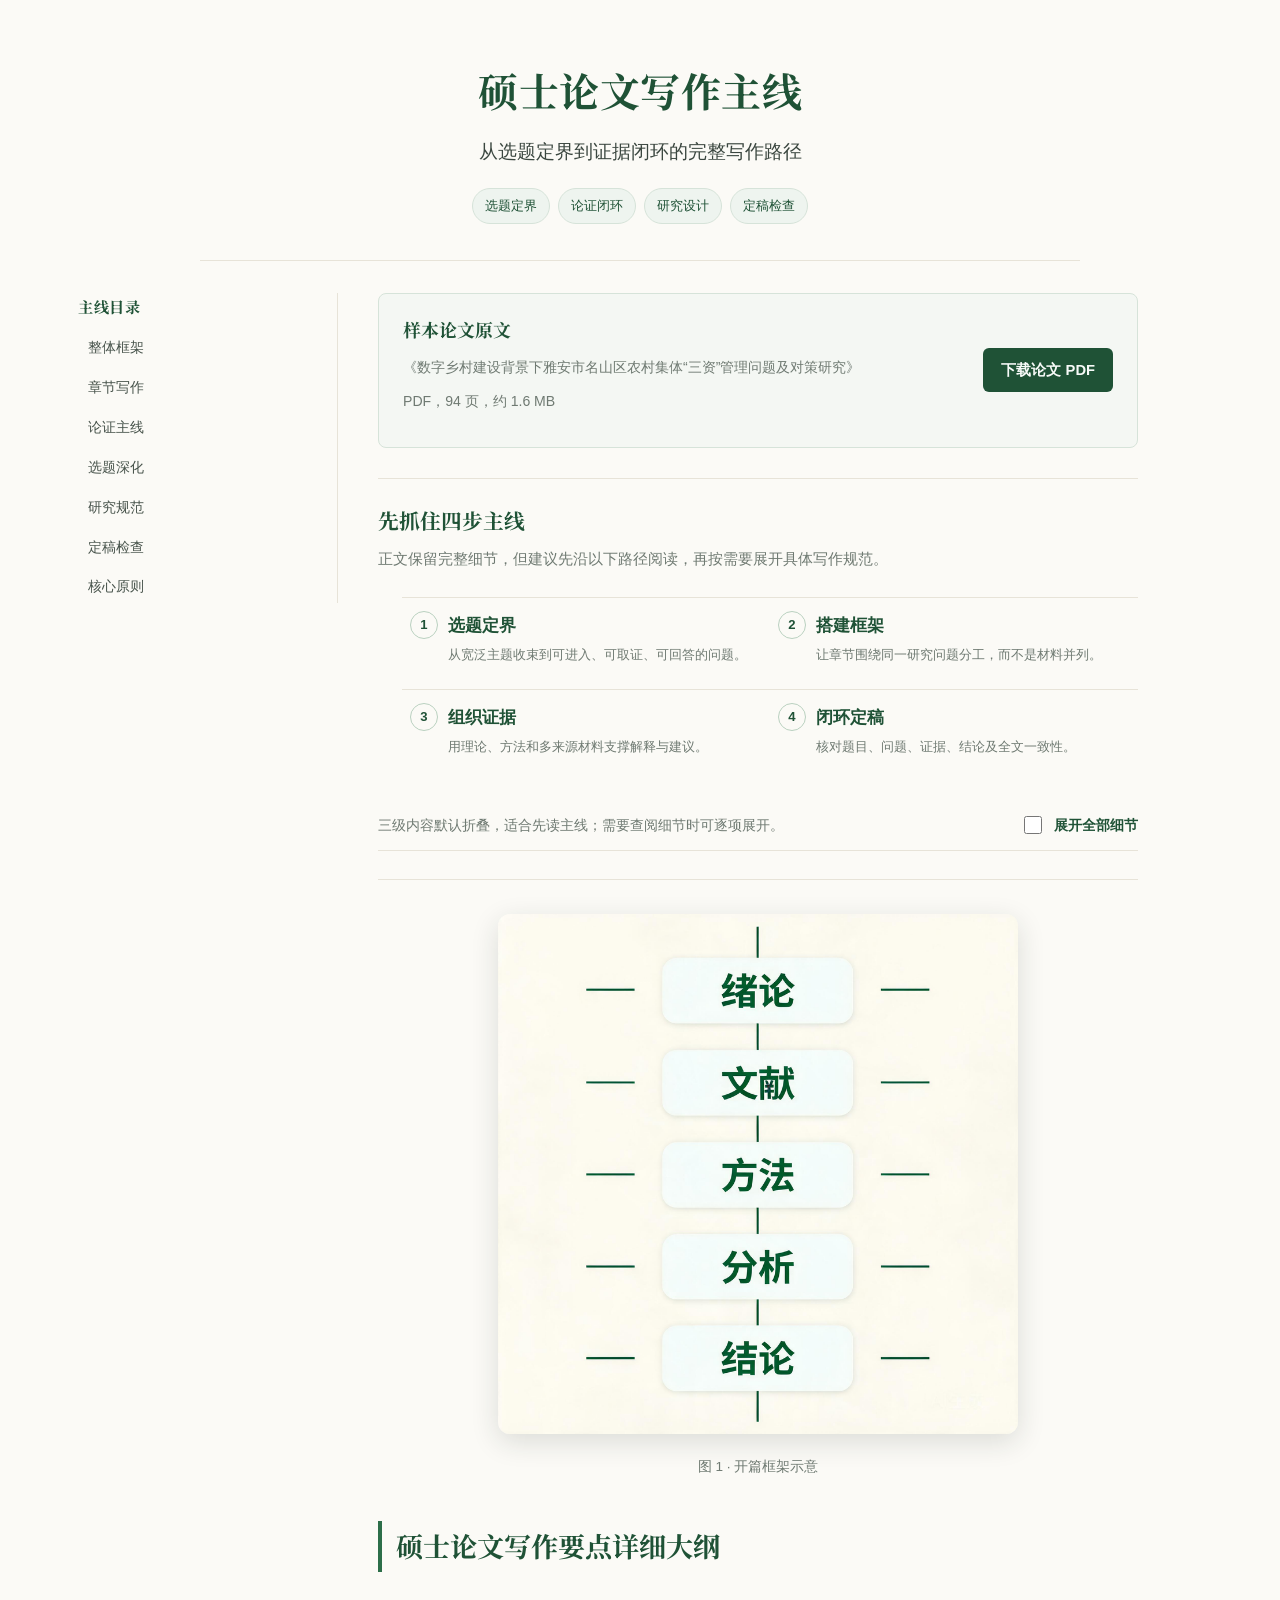
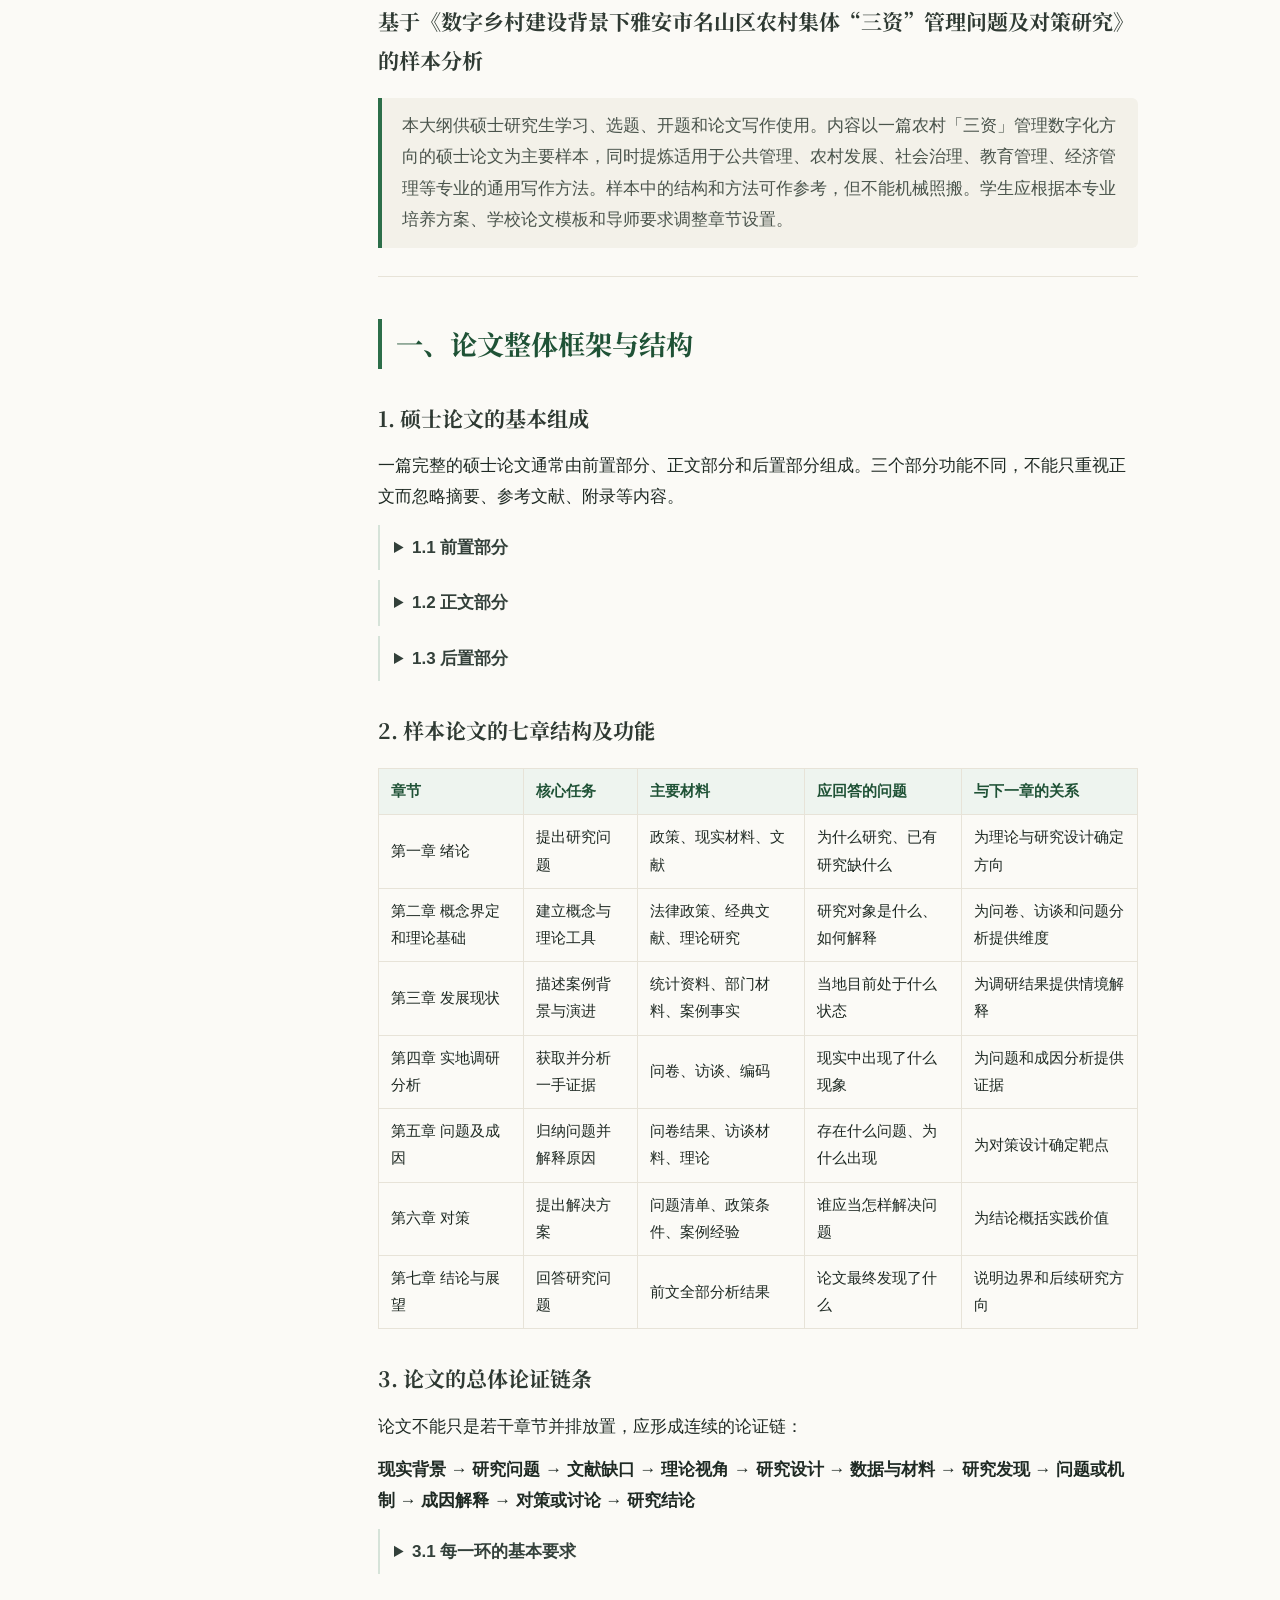
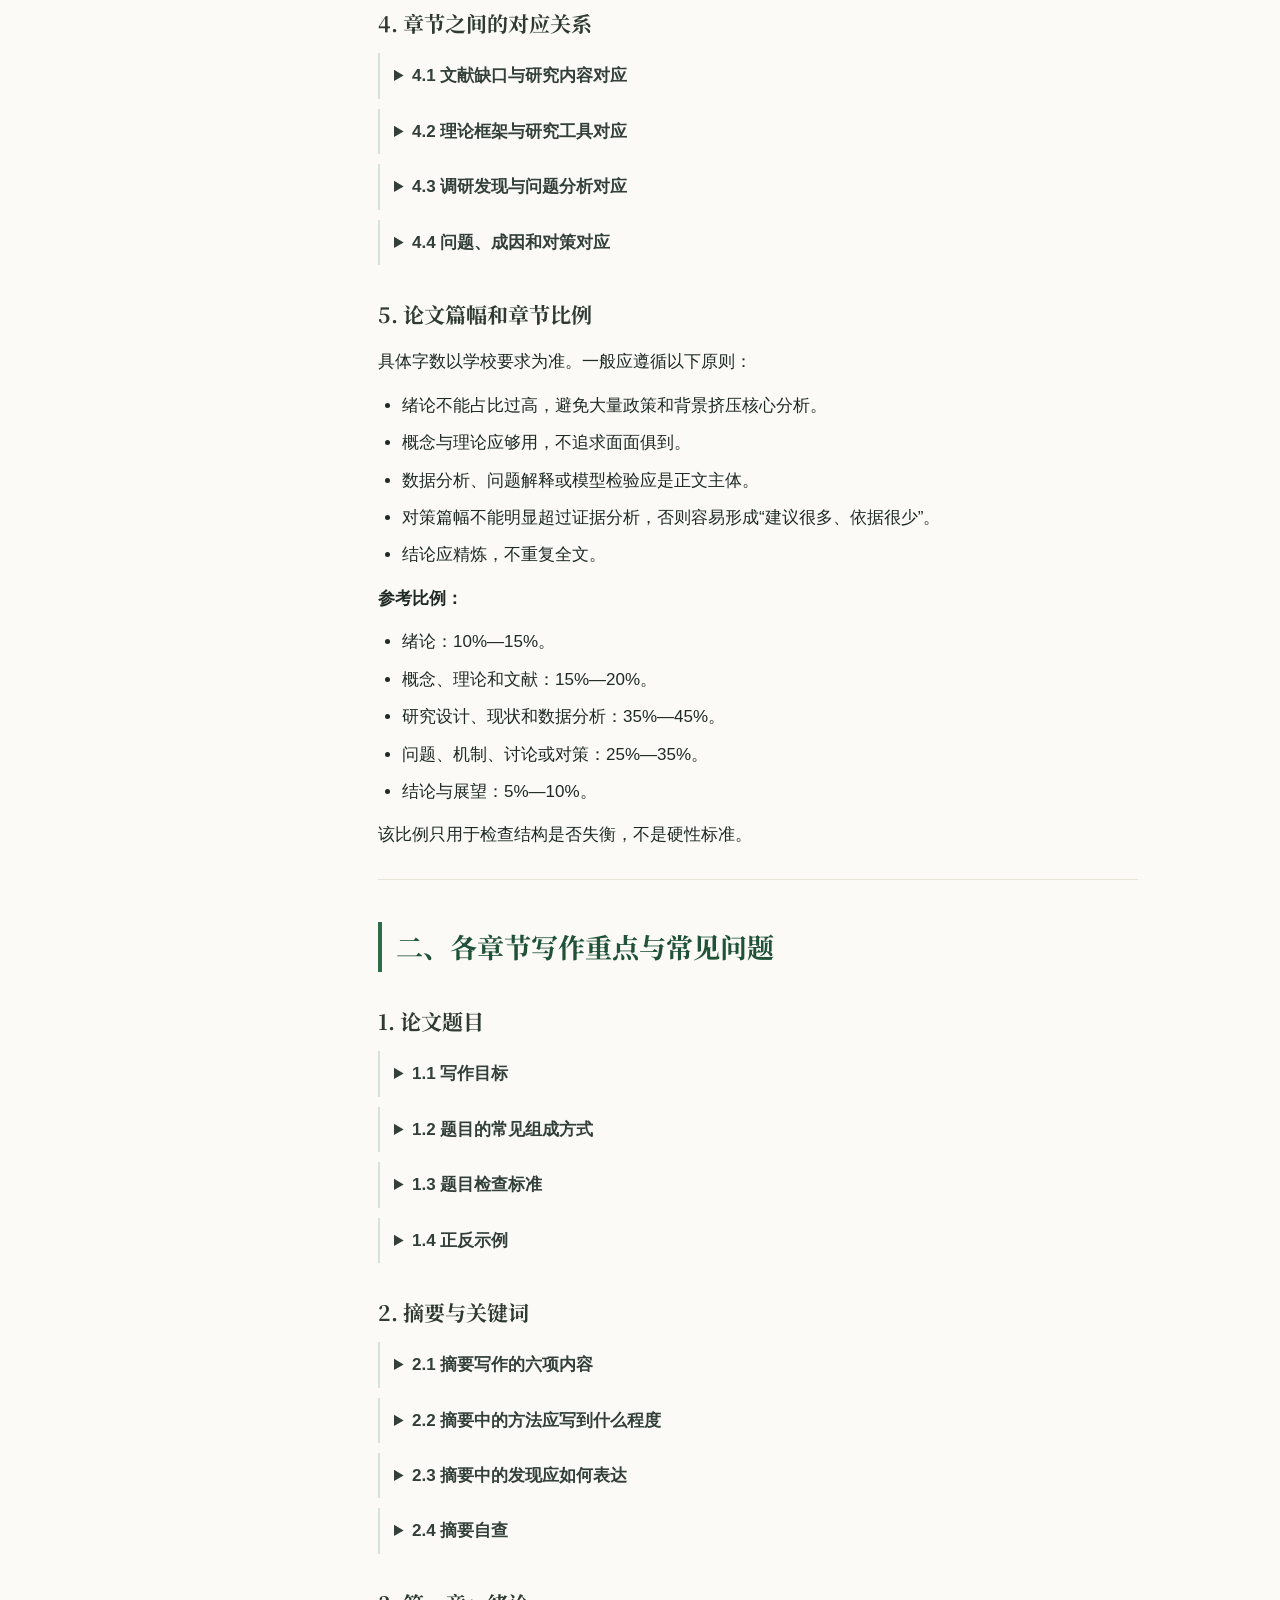
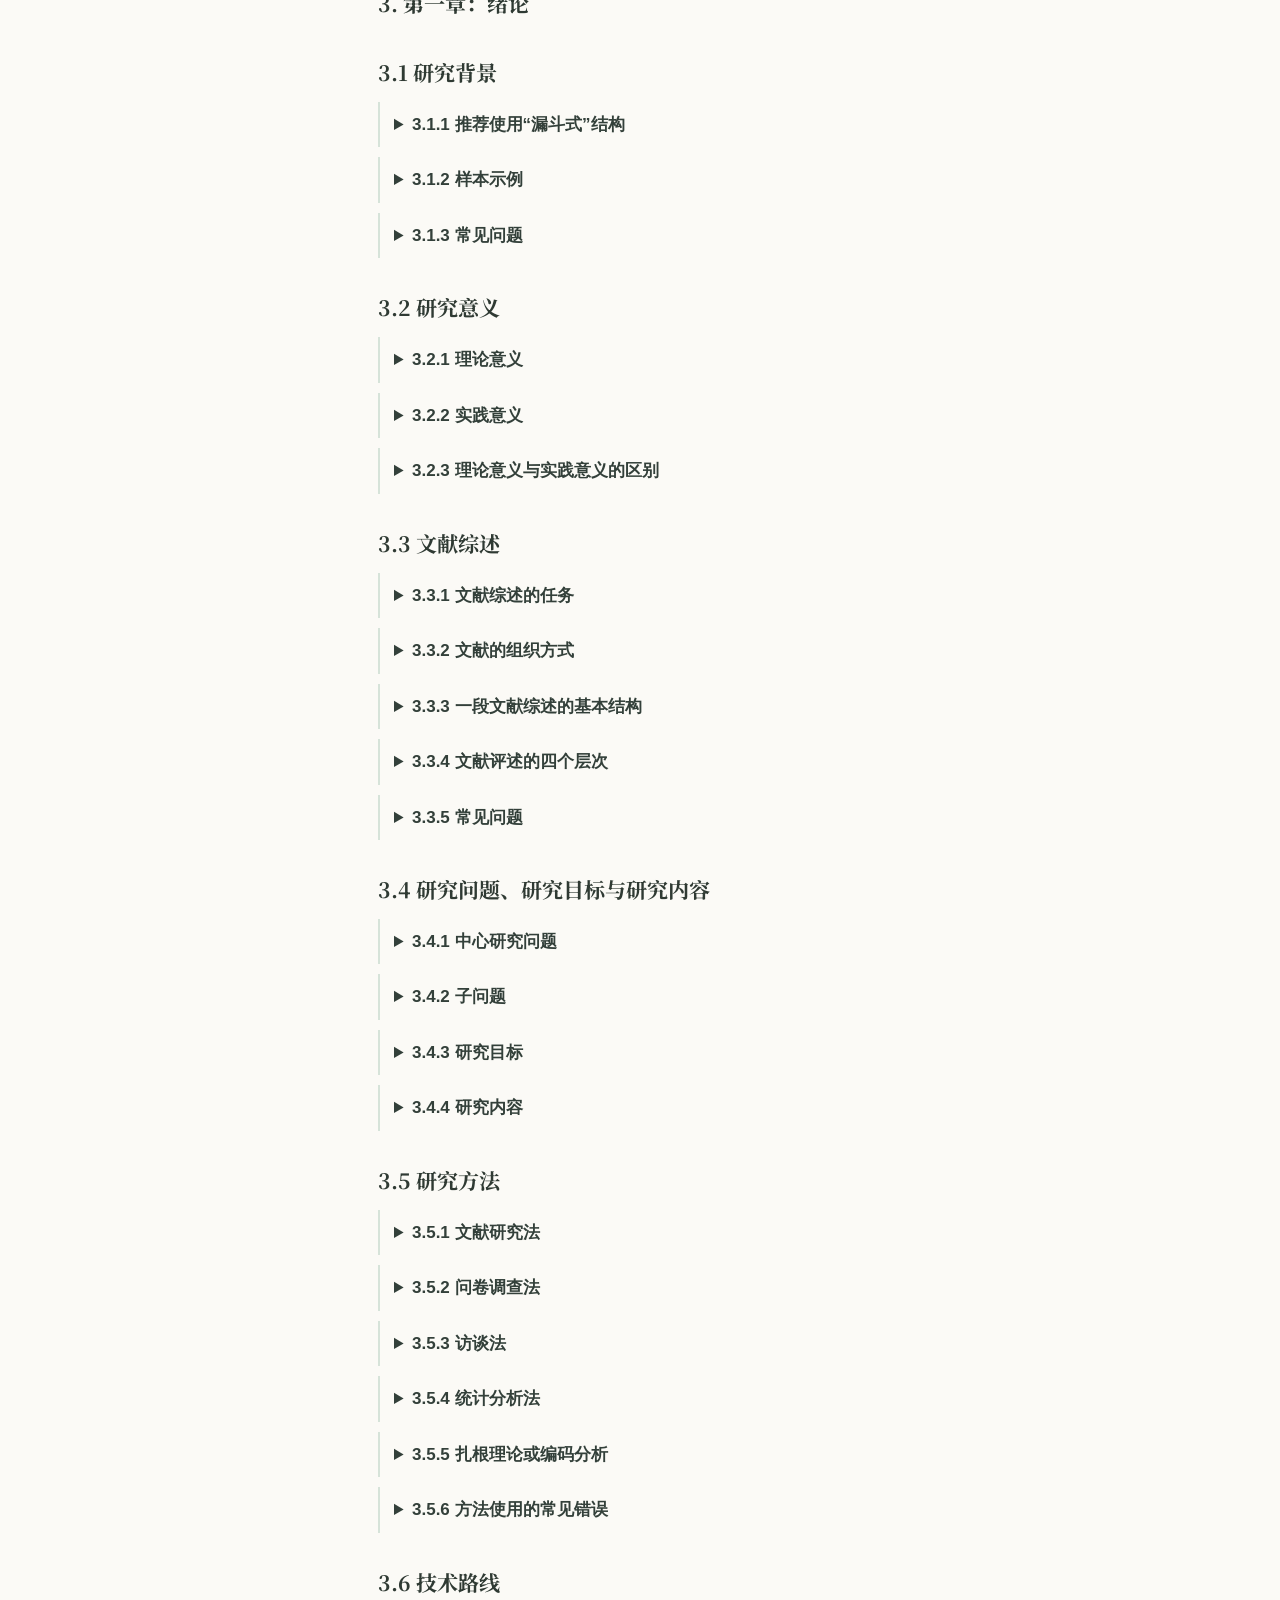
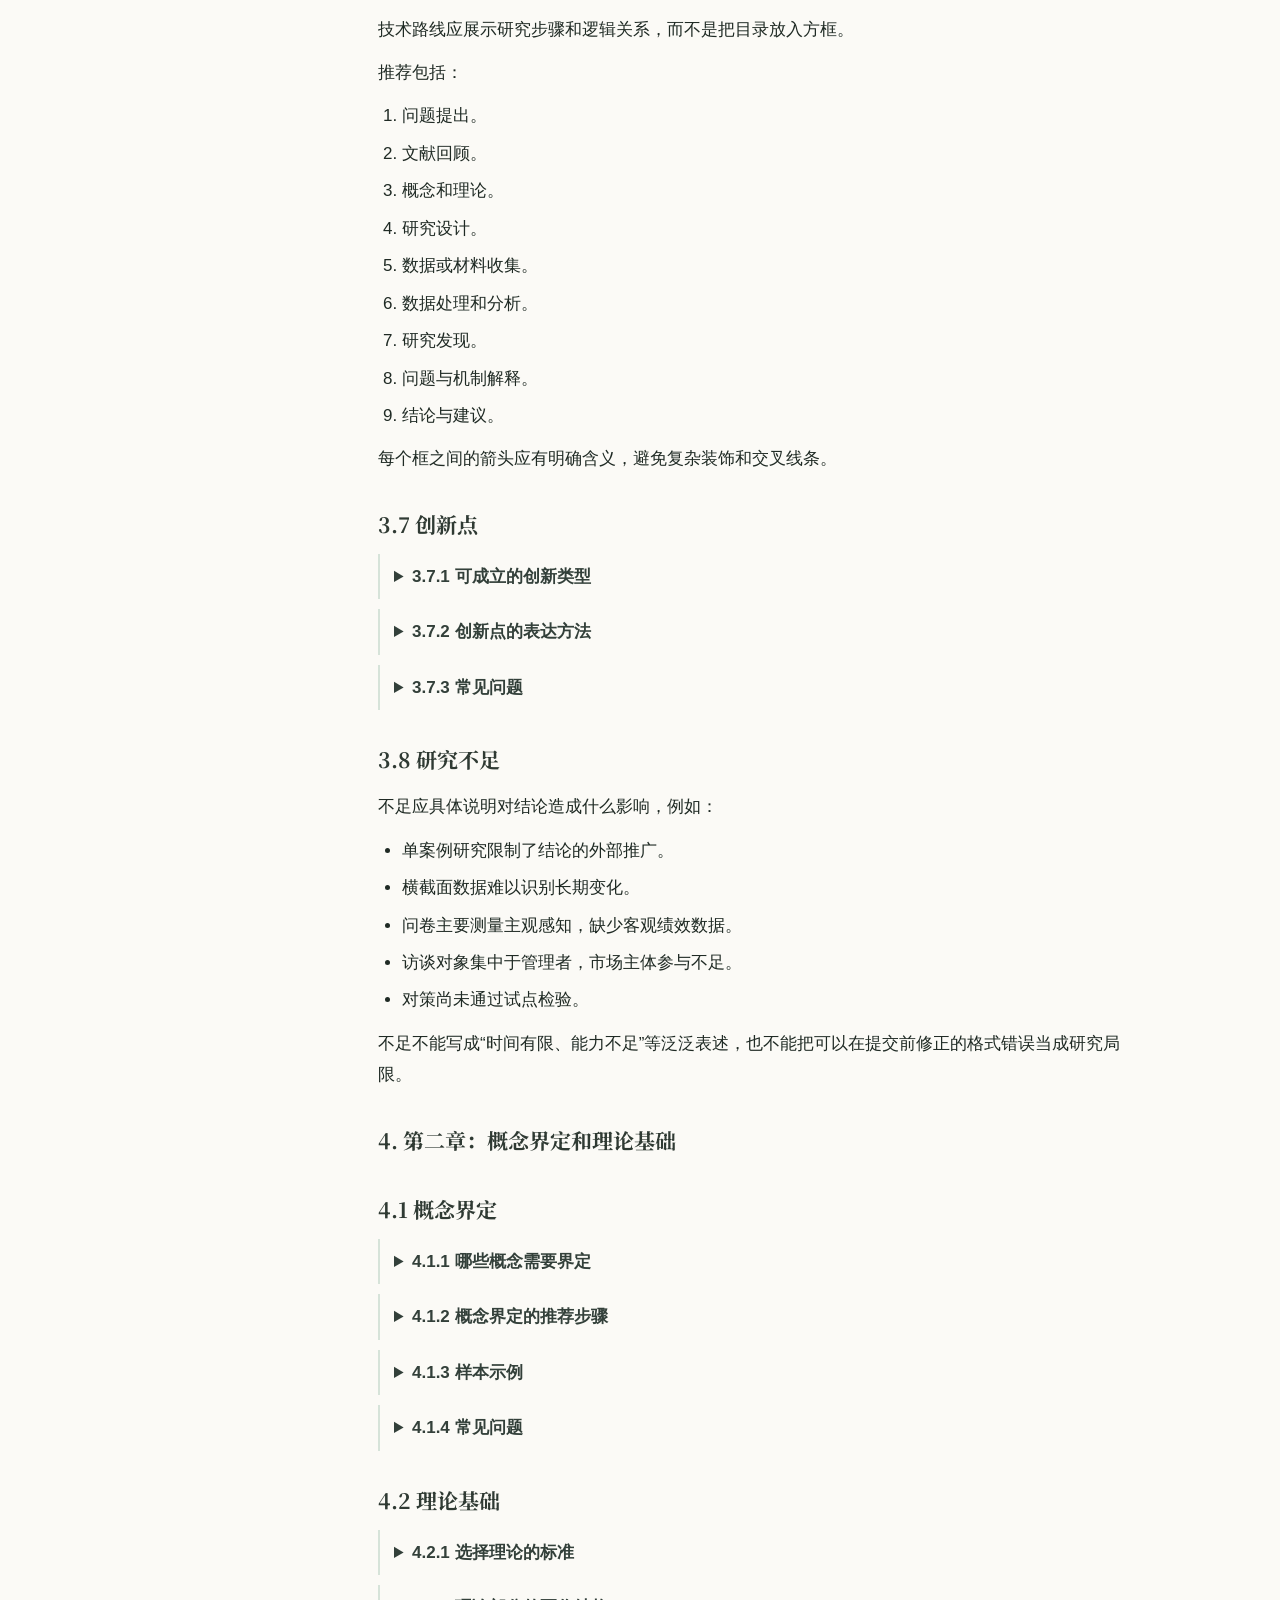
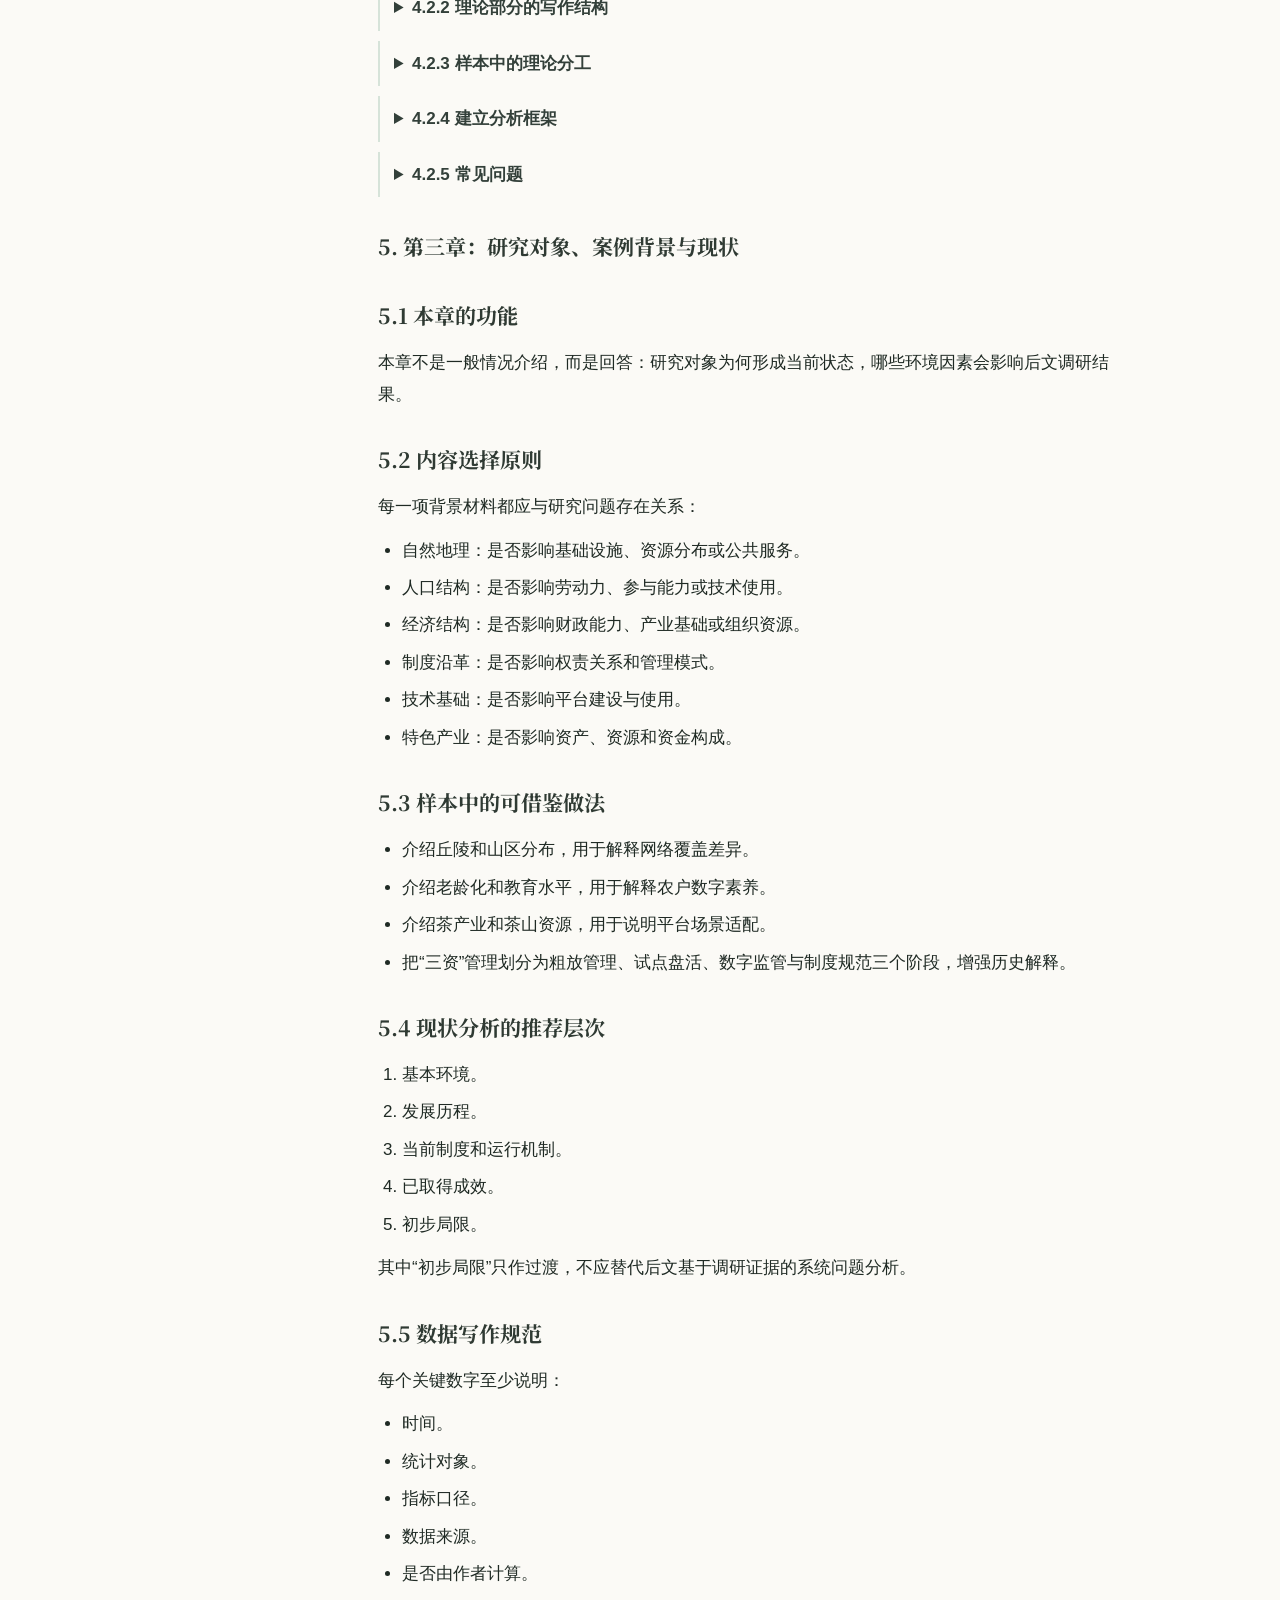
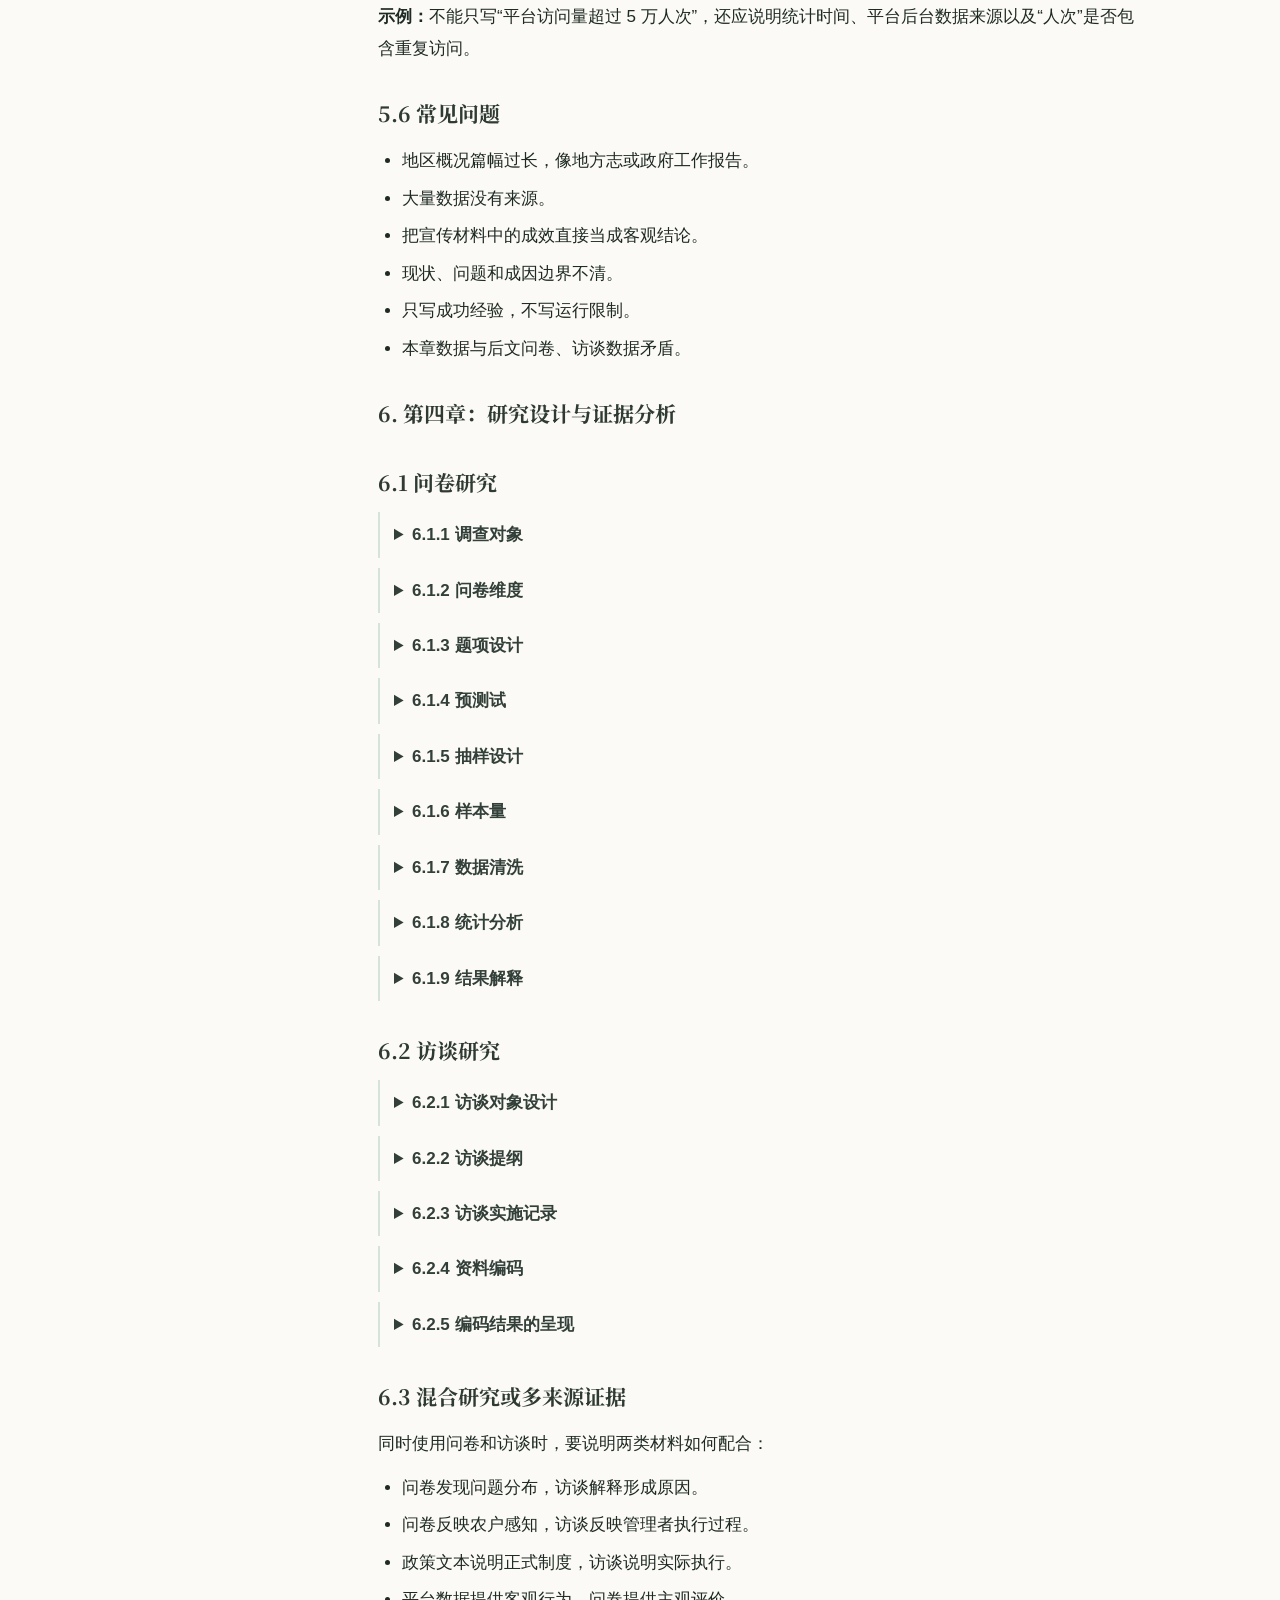
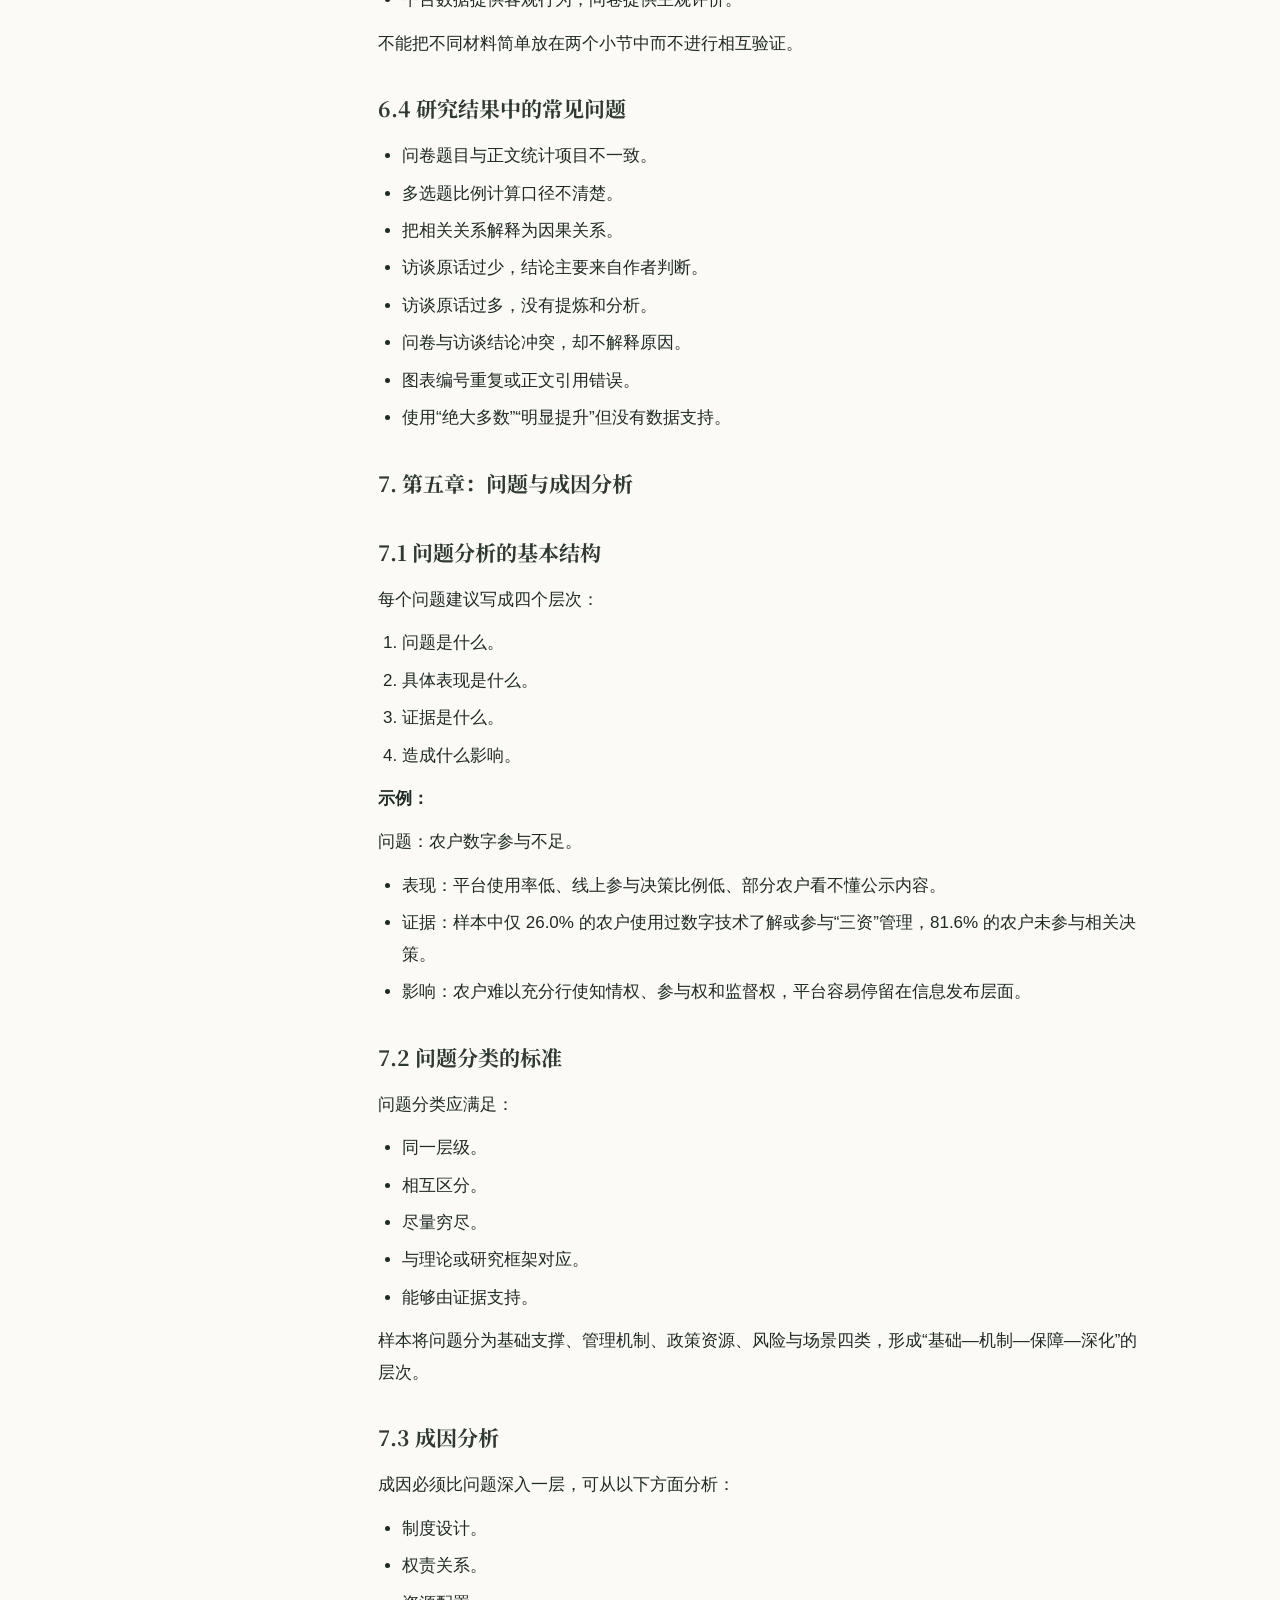
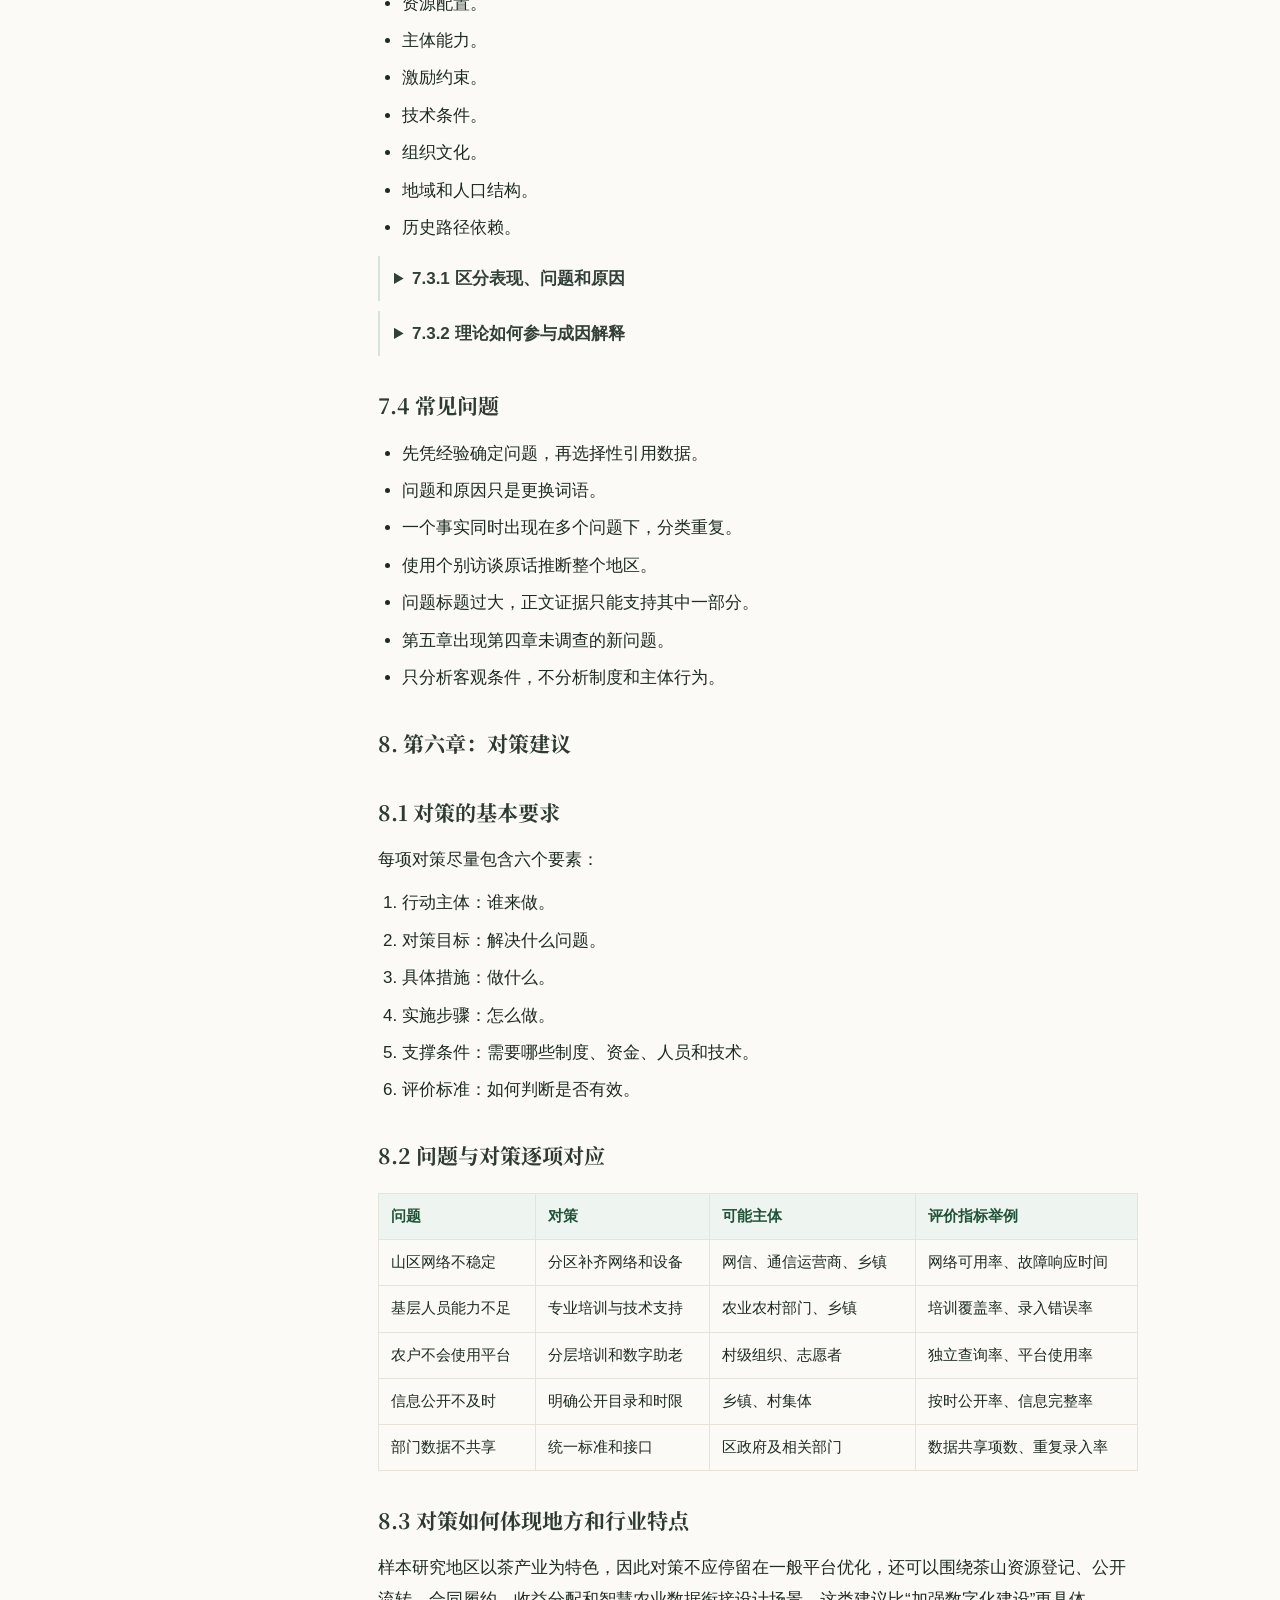
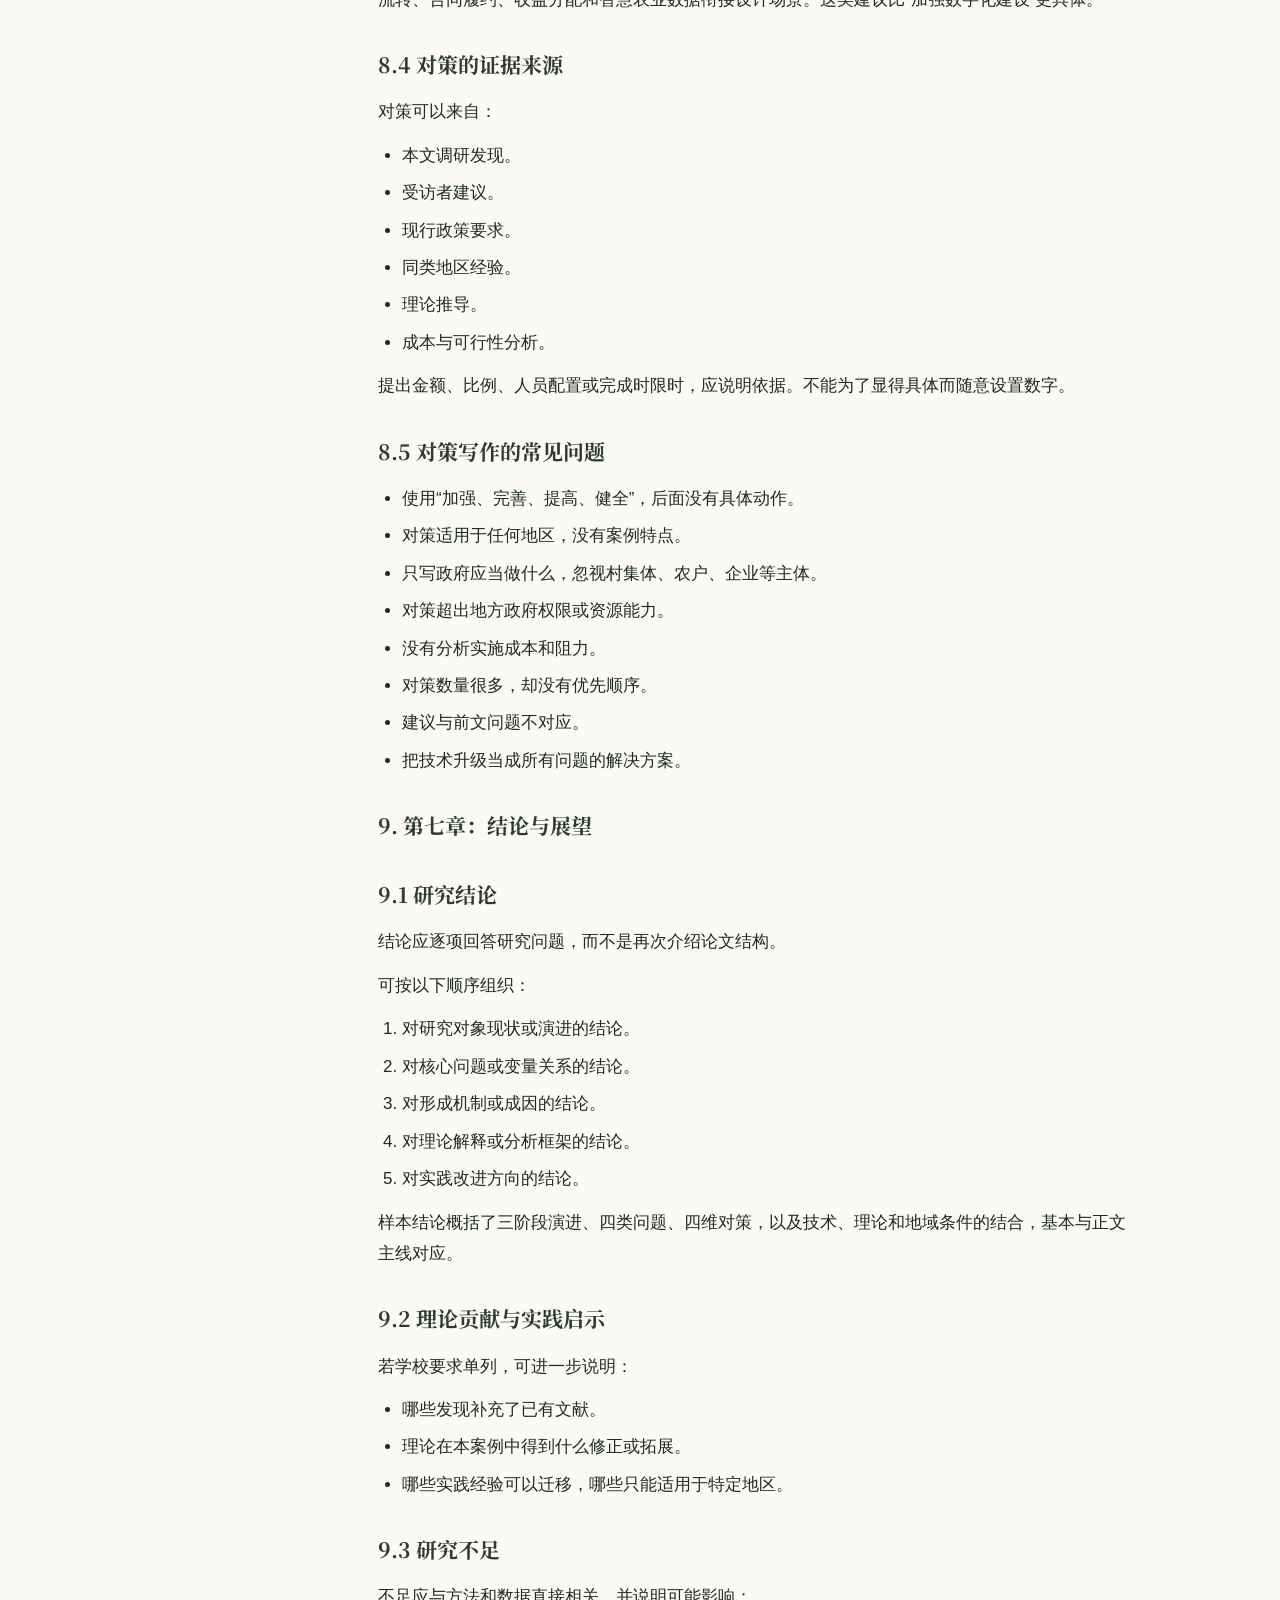
<file: yuan-yunfen-writing/index.html>
<!DOCTYPE html>
<html lang="zh-CN">
<head>
  <script src="../assets/theme.js"></script>
<meta charset="UTF-8">
<meta name="viewport" content="width=device-width,initial-scale=1">
<title>硕士论文框架讲座</title>
<link rel="preconnect" href="https://fonts.googleapis.com">
<link href="https://fonts.googleapis.com/css2?family=Noto+Serif+SC:wght@500;700&display=swap" rel="stylesheet">
<style>
:root{--ink:#1f2a24;--green:#2c6e49;--green-d:#1f5236;--paper:#fbfaf6;--line:#e7e3d8;--muted:#6f7a72;}
*{box-sizing:border-box;}
body{margin:0;font-family:-apple-system,"Segoe UI",Roboto,"Noto Sans SC",sans-serif;color:var(--ink);background:var(--paper);line-height:1.85;font-size:17px;}
.cover{max-width:880px;margin:0 auto;padding:64px 28px 36px;text-align:center;border-bottom:1px solid var(--line);}
.cover h1{font-family:"Noto Serif SC",serif;font-size:2.5rem;line-height:1.3;margin:0 0 14px;color:var(--green-d);font-weight:700;letter-spacing:.5px;}
.cover .sub{font-size:1.18rem;color:#3a463f;margin-bottom:18px;font-weight:500;}
.cover .badges{display:flex;flex-wrap:wrap;gap:8px;justify-content:center;}
.cover .badge{font-size:.82rem;color:var(--green-d);background:#eef4ef;border:1px solid #d6e3d9;padding:5px 12px;border-radius:999px;}
.layout{max-width:1180px;margin:0 auto;display:grid;grid-template-columns:260px 1fr;gap:40px;padding:32px 28px 80px;}
.sample-download{display:grid;grid-template-columns:minmax(0,1fr) auto;gap:24px;align-items:center;margin:0 0 30px;padding:22px 24px;border:1px solid #d6e3d9;border-radius:8px;background:#f4f7f3;text-align:left;}
.sample-download h2{margin:0 0 6px;font-family:"Noto Serif SC",serif;font-size:1.12rem;line-height:1.55;color:var(--green-d);}
.sample-download p{margin:0;color:var(--muted);font-size:.88rem;line-height:1.6;}
.download-link{display:inline-flex;align-items:center;justify-content:center;min-height:44px;padding:9px 18px;border-radius:6px;background:var(--green-d);color:#f7faf8;font-size:.92rem;font-weight:600;line-height:1.4;text-decoration:none;white-space:nowrap;transition:background .2s cubic-bezier(.4,0,.2,1),transform .2s cubic-bezier(.4,0,.2,1);}
.download-link:hover{background:var(--green);}
.download-link:active{transform:translateY(1px);}
.download-link:focus-visible{outline:3px solid rgba(44,110,73,.28);outline-offset:3px;}
.toc{position:sticky;top:24px;align-self:start;max-height:calc(100vh - 48px);overflow:auto;font-size:.9rem;border-right:1px solid var(--line);padding-right:16px;}
.toc h4{font-family:"Noto Serif SC",serif;color:var(--green-d);margin:0 0 10px;font-size:.95rem;letter-spacing:.5px;}
.toc ul{list-style:none;margin:0;padding:0;}
.toc li{margin:3px 0;}
.toc li li{margin-left:12px;font-size:.85rem;color:var(--muted);}
.toc a{color:#46524a;text-decoration:none;transition:color .2s cubic-bezier(.4,0,.2,1);}
.toc a:hover{color:var(--green);}
.content{max-width:760px;}
.content h1.sec{font-family:"Noto Serif SC",serif;font-size:1.7rem;color:var(--green-d);margin:42px 0 14px;border-left:4px solid var(--green);padding-left:14px;}
.content h2.subsec{font-family:"Noto Serif SC",serif;font-size:1.32rem;color:#2f3a33;margin:30px 0 10px;}
.content h3{font-size:1.1rem;color:#33403a;margin:22px 0 8px;}
.content p{margin:12px 0;}
.content ul,.content ol{padding-left:24px;margin:12px 0;}
.content li{margin:6px 0;}
.content blockquote{margin:18px 0;padding:12px 20px;background:#f3f1e9;border-left:4px solid var(--green);color:#4a544c;border-radius:0 6px 6px 0;}
.content code{background:#f0ede4;padding:2px 6px;border-radius:4px;font-size:.9em;color:#9a4b2f;}
.content table{border-collapse:collapse;width:100%;margin:18px 0;font-size:.92rem;}
.content th,.content td{border:1px solid var(--line);padding:9px 12px;text-align:left;}
.content th{background:#eef4ef;color:var(--green-d);font-weight:600;}
.content hr{border:none;border-top:1px solid var(--line);margin:28px 0;}
.fig{margin:30px 0;text-align:center;}
.fig img{width:100%;max-width:520px;border-radius:12px;box-shadow:0 8px 28px rgba(31,42,36,.14);}
.fig figcaption{font-size:.85rem;color:var(--muted);margin-top:10px;}
.toc>ul:not(.mainline-toc){display:none;}
.toc .mainline-toc{display:grid;gap:7px;}
.toc .mainline-toc li{margin:0;}
.toc .mainline-toc a{display:block;padding:6px 8px;border-left:2px solid transparent;line-height:1.45;}
.toc .mainline-toc a:hover,.toc .mainline-toc a:focus-visible{border-left-color:var(--green);background:#eef4ef;outline:none;}
.reading-guide{margin:0 0 34px;padding:22px 0;border-top:1px solid var(--line);border-bottom:1px solid var(--line);}
.reading-guide h2{margin:0 0 6px;font-family:"Noto Serif SC",serif;font-size:1.3rem;color:var(--green-d);}
.reading-guide>p{margin:0 0 18px;color:var(--muted);font-size:.94rem;}
.reading-steps{display:grid;grid-template-columns:repeat(2,minmax(0,1fr));gap:0;margin:0;padding:0;list-style:none;counter-reset:path;}
.reading-steps li{counter-increment:path;position:relative;padding:12px 18px 12px 46px;border-top:1px solid var(--line);}
.reading-steps li::before{content:counter(path);position:absolute;left:8px;top:13px;width:26px;height:26px;border:1px solid #b9d0bf;border-radius:50%;display:grid;place-items:center;color:var(--green-d);font-size:.82rem;font-weight:700;}
.reading-steps a{color:var(--green-d);font-weight:700;text-decoration:none;}
.reading-steps span{display:block;margin-top:3px;color:var(--muted);font-size:.84rem;line-height:1.55;}
.detail-control{display:flex;align-items:center;justify-content:space-between;gap:16px;margin:24px 0 6px;padding:12px 0;border-bottom:1px solid var(--line);}
.detail-control p{margin:0;color:var(--muted);font-size:.88rem;}
.detail-toggle{display:inline-flex;align-items:center;gap:9px;white-space:nowrap;color:var(--green-d);font-size:.88rem;font-weight:600;cursor:pointer;}
.detail-toggle input{width:18px;height:18px;accent-color:var(--green-d);}
.detail-block{margin:10px 0;border-left:2px solid #d6e3d9;padding-left:14px;}
.detail-block summary{cursor:pointer;color:#33403a;font-weight:650;padding:7px 0;}
.detail-block summary:hover{color:var(--green);}
.detail-block summary:focus-visible{outline:3px solid rgba(44,110,73,.24);outline-offset:3px;}
.detail-block[open]{margin-bottom:18px;}
.detail-block[open] summary{color:var(--green-d);}
.back{display:inline-block;margin:40px 0 0;color:var(--green-d);text-decoration:none;border:1px solid #d6e3d9;padding:8px 16px;border-radius:8px;transition:.2s cubic-bezier(.4,0,.2,1);}
.back:hover{background:var(--green);color:#fff;}
@media(max-width:880px){.layout{grid-template-columns:1fr;}.toc{display:none;}.sample-download{grid-template-columns:1fr;gap:16px;}.download-link{width:100%;}.reading-steps{grid-template-columns:1fr;}.detail-control{align-items:flex-start;flex-direction:column;}}
@media(prefers-reduced-motion:reduce){.download-link,.toc a,.back{transition:none;}}

/* ===== Dark mode (data-theme="dark") ===== */
:root[data-theme="dark"] { --ink:#e8ebe8; --green:#7fb098; --green-d:#a4cdba; --paper:#14191c; --line:#2c343a; --muted:#7c8b83; }
[data-theme="dark"] body { background:var(--paper); color:var(--ink); }
[data-theme="dark"] .cover { border-bottom-color:var(--line); }
[data-theme="dark"] .cover h1 { color:var(--green-d); }
[data-theme="dark"] .cover .sub { color:var(--muted); }
[data-theme="dark"] .cover .badge { color:var(--green-d); background:rgba(127,176,152,0.12); border-color:var(--line); }
[data-theme="dark"] .layout { color:var(--ink); }
[data-theme="dark"] .toc { border-right-color:var(--line); }
[data-theme="dark"] .toc h4 { color:var(--green-d); }
[data-theme="dark"] .toc li li { color:var(--muted); }
[data-theme="dark"] .toc a { color:var(--ink); }
[data-theme="dark"] .toc a:hover { color:var(--green); }
[data-theme="dark"] .content h1, [data-theme="dark"] .content h2, [data-theme="dark"] .content h3, [data-theme="dark"] .content h4 { color:var(--ink); }
[data-theme="dark"] .content table { border-color:var(--line); }
[data-theme="dark"] .content th { background:rgba(127,176,152,0.10); color:var(--ink); border-color:var(--line); }
[data-theme="dark"] .content td { border-color:var(--line); }
[data-theme="dark"] .content blockquote { color:var(--muted); border-left-color:var(--green); background:rgba(127,176,152,0.08); }
[data-theme="dark"] .content pre, [data-theme="dark"] .content code { background:rgba(127,176,152,0.08); color:var(--ink); }
[data-theme="dark"] hr { border-top-color:var(--line); }
[data-theme="dark"] .sample-download { background:rgba(127,176,152,0.10); border-color:var(--line); }
[data-theme="dark"] .sample-download h2 { color:var(--green-d); }
[data-theme="dark"] .download-link { background:var(--green-d); color:#0f1714; }
[data-theme="dark"] .download-link:hover { background:var(--green); color:#0f1714; }
[data-theme="dark"] .back { border-color:var(--line); color:var(--green-d); }
[data-theme="dark"] .back:hover { background:var(--green); color:#0f1714; }

  </style>
</head>
<body>
<header class="cover">
  <h1>硕士论文写作主线</h1>
  <p class="sub">从选题定界到证据闭环的完整写作路径</p>
  <div class="badges"><span class="badge">选题定界</span><span class="badge">论证闭环</span><span class="badge">研究设计</span><span class="badge">定稿检查</span></div>
</header>
<div class="layout">
  <nav class="toc">
    <h4>主线目录</h4>
    <ul class="mainline-toc">
      <li><a href="#一论文整体框架与结构">整体框架</a></li>
      <li><a href="#二各章节写作重点与常见问">章节写作</a></li>
      <li><a href="#三核心逻辑与论证思路构建">论证主线</a></li>
      <li><a href="#四选题确定与研究方向深化">选题深化</a></li>
      <li><a href="#五其他关键注意事项">研究规范</a></li>
      <li><a href="#六学生定稿前总检查清单">定稿检查</a></li>
      <li><a href="#七最核心的写作原则">核心原则</a></li>
    </ul>
    <ul>
<li><a href="#基于数字乡村建设背景下雅">基于《数字乡村建设背景下雅安市名山区农村集体“三资”管理问题及对策研究》的样本分析</a></li>
<li><a href="#1硕士论文的基本组成">1. 硕士论文的基本组成</a></li>
  <li><a href="#11前置部分">1.1 前置部分</a></li>
  <li><a href="#12正文部分">1.2 正文部分</a></li>
  <li><a href="#13后置部分">1.3 后置部分</a></li>
<li><a href="#2样本论文的七章结构及功">2. 样本论文的七章结构及功能</a></li>
<li><a href="#3论文的总体论证链条">3. 论文的总体论证链条</a></li>
  <li><a href="#31每一环的基本要求">3.1 每一环的基本要求</a></li>
<li><a href="#4章节之间的对应关系">4. 章节之间的对应关系</a></li>
  <li><a href="#41文献缺口与研究内容对">4.1 文献缺口与研究内容对应</a></li>
  <li><a href="#42理论框架与研究工具对">4.2 理论框架与研究工具对应</a></li>
  <li><a href="#43调研发现与问题分析对">4.3 调研发现与问题分析对应</a></li>
  <li><a href="#44问题成因和对策对应">4.4 问题、成因和对策对应</a></li>
<li><a href="#5论文篇幅和章节比例">5. 论文篇幅和章节比例</a></li>
<li><a href="#1论文题目">1. 论文题目</a></li>
  <li><a href="#11写作目标">1.1 写作目标</a></li>
  <li><a href="#12题目的常见组成方式">1.2 题目的常见组成方式</a></li>
  <li><a href="#13题目检查标准">1.3 题目检查标准</a></li>
  <li><a href="#14正反示例">1.4 正反示例</a></li>
<li><a href="#2摘要与关键词">2. 摘要与关键词</a></li>
  <li><a href="#21摘要写作的六项内容">2.1 摘要写作的六项内容</a></li>
  <li><a href="#22摘要中的方法应写到什">2.2 摘要中的方法应写到什么程度</a></li>
  <li><a href="#23摘要中的发现应如何表">2.3 摘要中的发现应如何表达</a></li>
  <li><a href="#24摘要自查">2.4 摘要自查</a></li>
<li><a href="#3第一章绪论">3. 第一章：绪论</a></li>
<li><a href="#31研究背景">3.1 研究背景</a></li>
  <li><a href="#311推荐使用漏斗式结构">3.1.1 推荐使用“漏斗式”结构</a></li>
  <li><a href="#312样本示例">3.1.2 样本示例</a></li>
  <li><a href="#313常见问题">3.1.3 常见问题</a></li>
<li><a href="#32研究意义">3.2 研究意义</a></li>
  <li><a href="#321理论意义">3.2.1 理论意义</a></li>
  <li><a href="#322实践意义">3.2.2 实践意义</a></li>
  <li><a href="#323理论意义与实践意义">3.2.3 理论意义与实践意义的区别</a></li>
<li><a href="#33文献综述">3.3 文献综述</a></li>
  <li><a href="#331文献综述的任务">3.3.1 文献综述的任务</a></li>
  <li><a href="#332文献的组织方式">3.3.2 文献的组织方式</a></li>
  <li><a href="#333一段文献综述的基本">3.3.3 一段文献综述的基本结构</a></li>
  <li><a href="#334文献评述的四个层次">3.3.4 文献评述的四个层次</a></li>
  <li><a href="#335常见问题">3.3.5 常见问题</a></li>
<li><a href="#34研究问题研究目标与研">3.4 研究问题、研究目标与研究内容</a></li>
  <li><a href="#341中心研究问题">3.4.1 中心研究问题</a></li>
  <li><a href="#342子问题">3.4.2 子问题</a></li>
  <li><a href="#343研究目标">3.4.3 研究目标</a></li>
  <li><a href="#344研究内容">3.4.4 研究内容</a></li>
<li><a href="#35研究方法">3.5 研究方法</a></li>
  <li><a href="#351文献研究法">3.5.1 文献研究法</a></li>
  <li><a href="#352问卷调查法">3.5.2 问卷调查法</a></li>
  <li><a href="#353访谈法">3.5.3 访谈法</a></li>
  <li><a href="#354统计分析法">3.5.4 统计分析法</a></li>
  <li><a href="#355扎根理论或编码分析">3.5.5 扎根理论或编码分析</a></li>
  <li><a href="#356方法使用的常见错误">3.5.6 方法使用的常见错误</a></li>
<li><a href="#36技术路线">3.6 技术路线</a></li>
<li><a href="#37创新点">3.7 创新点</a></li>
  <li><a href="#371可成立的创新类型">3.7.1 可成立的创新类型</a></li>
  <li><a href="#372创新点的表达方法">3.7.2 创新点的表达方法</a></li>
  <li><a href="#373常见问题">3.7.3 常见问题</a></li>
<li><a href="#38研究不足">3.8 研究不足</a></li>
<li><a href="#4第二章概念界定和理论基">4. 第二章：概念界定和理论基础</a></li>
<li><a href="#41概念界定">4.1 概念界定</a></li>
  <li><a href="#411哪些概念需要界定">4.1.1 哪些概念需要界定</a></li>
  <li><a href="#412概念界定的推荐步骤">4.1.2 概念界定的推荐步骤</a></li>
  <li><a href="#413样本示例">4.1.3 样本示例</a></li>
  <li><a href="#414常见问题">4.1.4 常见问题</a></li>
<li><a href="#42理论基础">4.2 理论基础</a></li>
  <li><a href="#421选择理论的标准">4.2.1 选择理论的标准</a></li>
  <li><a href="#422理论部分的写作结构">4.2.2 理论部分的写作结构</a></li>
  <li><a href="#423样本中的理论分工">4.2.3 样本中的理论分工</a></li>
  <li><a href="#424建立分析框架">4.2.4 建立分析框架</a></li>
  <li><a href="#425常见问题">4.2.5 常见问题</a></li>
<li><a href="#5第三章研究对象案例背景">5. 第三章：研究对象、案例背景与现状</a></li>
<li><a href="#51本章的功能">5.1 本章的功能</a></li>
<li><a href="#52内容选择原则">5.2 内容选择原则</a></li>
<li><a href="#53样本中的可借鉴做法">5.3 样本中的可借鉴做法</a></li>
<li><a href="#54现状分析的推荐层次">5.4 现状分析的推荐层次</a></li>
<li><a href="#55数据写作规范">5.5 数据写作规范</a></li>
<li><a href="#56常见问题">5.6 常见问题</a></li>
<li><a href="#6第四章研究设计与证据分">6. 第四章：研究设计与证据分析</a></li>
<li><a href="#61问卷研究">6.1 问卷研究</a></li>
  <li><a href="#611调查对象">6.1.1 调查对象</a></li>
  <li><a href="#612问卷维度">6.1.2 问卷维度</a></li>
  <li><a href="#613题项设计">6.1.3 题项设计</a></li>
  <li><a href="#614预测试">6.1.4 预测试</a></li>
  <li><a href="#615抽样设计">6.1.5 抽样设计</a></li>
  <li><a href="#616样本量">6.1.6 样本量</a></li>
  <li><a href="#617数据清洗">6.1.7 数据清洗</a></li>
  <li><a href="#618统计分析">6.1.8 统计分析</a></li>
  <li><a href="#619结果解释">6.1.9 结果解释</a></li>
<li><a href="#62访谈研究">6.2 访谈研究</a></li>
  <li><a href="#621访谈对象设计">6.2.1 访谈对象设计</a></li>
  <li><a href="#622访谈提纲">6.2.2 访谈提纲</a></li>
  <li><a href="#623访谈实施记录">6.2.3 访谈实施记录</a></li>
  <li><a href="#624资料编码">6.2.4 资料编码</a></li>
  <li><a href="#625编码结果的呈现">6.2.5 编码结果的呈现</a></li>
<li><a href="#63混合研究或多来源证据">6.3 混合研究或多来源证据</a></li>
<li><a href="#64研究结果中的常见问题">6.4 研究结果中的常见问题</a></li>
<li><a href="#7第五章问题与成因分析">7. 第五章：问题与成因分析</a></li>
<li><a href="#71问题分析的基本结构">7.1 问题分析的基本结构</a></li>
<li><a href="#72问题分类的标准">7.2 问题分类的标准</a></li>
<li><a href="#73成因分析">7.3 成因分析</a></li>
  <li><a href="#731区分表现问题和原因">7.3.1 区分表现、问题和原因</a></li>
  <li><a href="#732理论如何参与成因解">7.3.2 理论如何参与成因解释</a></li>
<li><a href="#74常见问题">7.4 常见问题</a></li>
<li><a href="#8第六章对策建议">8. 第六章：对策建议</a></li>
<li><a href="#81对策的基本要求">8.1 对策的基本要求</a></li>
<li><a href="#82问题与对策逐项对应">8.2 问题与对策逐项对应</a></li>
<li><a href="#83对策如何体现地方和行">8.3 对策如何体现地方和行业特点</a></li>
<li><a href="#84对策的证据来源">8.4 对策的证据来源</a></li>
<li><a href="#85对策写作的常见问题">8.5 对策写作的常见问题</a></li>
<li><a href="#9第七章结论与展望">9. 第七章：结论与展望</a></li>
<li><a href="#91研究结论">9.1 研究结论</a></li>
<li><a href="#92理论贡献与实践启示">9.2 理论贡献与实践启示</a></li>
<li><a href="#93研究不足">9.3 研究不足</a></li>
<li><a href="#94研究展望">9.4 研究展望</a></li>
<li><a href="#95常见问题">9.5 常见问题</a></li>
<li><a href="#1建立研究问题树">1. 建立研究问题树</a></li>
  <li><a href="#11中心问题">1.1 中心问题</a></li>
  <li><a href="#12描述性子问题">1.2 描述性子问题</a></li>
  <li><a href="#13解释性子问题">1.3 解释性子问题</a></li>
  <li><a href="#14评价性子问题">1.4 评价性子问题</a></li>
  <li><a href="#15应用性子问题">1.5 应用性子问题</a></li>
<li><a href="#2建立概念维度指标材料链">2. 建立“概念—维度—指标—材料”链条</a></li>
<li><a href="#3建立主张证据解释段落结">3. 建立“主张—证据—解释”段落结构</a></li>
  <li><a href="#31主张">3.1 主张</a></li>
  <li><a href="#32证据">3.2 证据</a></li>
  <li><a href="#33解释">3.3 解释</a></li>
  <li><a href="#34限定">3.4 限定</a></li>
  <li><a href="#35示例">3.5 示例</a></li>
<li><a href="#4建立证据三角验证">4. 建立证据三角验证</a></li>
<li><a href="#5区分描述解释和规范建议">5. 区分描述、解释和规范建议</a></li>
  <li><a href="#51描述">5.1 描述</a></li>
  <li><a href="#52解释">5.2 解释</a></li>
  <li><a href="#53规范建议">5.3 规范建议</a></li>
<li><a href="#6防止循环论证">6. 防止循环论证</a></li>
<li><a href="#7建立问题成因和对策矩阵">7. 建立问题、成因和对策矩阵</a></li>
<li><a href="#8全文一致性检查">8. 全文一致性检查</a></li>
  <li><a href="#81概念一致">8.1 概念一致</a></li>
  <li><a href="#82数字一致">8.2 数字一致</a></li>
  <li><a href="#83图表一致">8.3 图表一致</a></li>
  <li><a href="#84观点一致">8.4 观点一致</a></li>
  <li><a href="#85编码一致">8.5 编码一致</a></li>
<li><a href="#1选题的来源">1. 选题的来源</a></li>
  <li><a href="#11理论来源">1.1 理论来源</a></li>
  <li><a href="#12现实来源">1.2 现实来源</a></li>
  <li><a href="#13文献来源">1.3 文献来源</a></li>
  <li><a href="#14数据来源">1.4 数据来源</a></li>
<li><a href="#2选题的五项评估标准">2. 选题的五项评估标准</a></li>
  <li><a href="#21问题性">2.1 问题性</a></li>
  <li><a href="#22价值性">2.2 价值性</a></li>
  <li><a href="#23可行性">2.3 可行性</a></li>
  <li><a href="#24边界性">2.4 边界性</a></li>
  <li><a href="#25规范性">2.5 规范性</a></li>
<li><a href="#3从大主题缩小为论文题目">3. 从大主题缩小为论文题目</a></li>
  <li><a href="#31第一步确定领域">3.1 第一步：确定领域</a></li>
  <li><a href="#32第二步确定对象">3.2 第二步：确定对象</a></li>
  <li><a href="#33第三步确定核心问题">3.3 第三步：确定核心问题</a></li>
  <li><a href="#34第四步确定场域">3.4 第四步：确定场域</a></li>
  <li><a href="#35第五步确定研究任务">3.5 第五步：确定研究任务</a></li>
  <li><a href="#36题目递进示例">3.6 题目递进示例</a></li>
<li><a href="#4判断研究对象是否具有代">4. 判断研究对象是否具有代表性或典型性</a></li>
<li><a href="#5从研究较少深化为真正的">5. 从“研究较少”深化为真正的研究缺口</a></li>
  <li><a href="#51对象缺口">5.1 对象缺口</a></li>
  <li><a href="#52理论缺口">5.2 理论缺口</a></li>
  <li><a href="#53方法缺口">5.3 方法缺口</a></li>
  <li><a href="#54情境缺口">5.4 情境缺口</a></li>
  <li><a href="#55结论冲突">5.5 结论冲突</a></li>
<li><a href="#6确定研究边界">6. 确定研究边界</a></li>
<li><a href="#7从描述性研究深化为解释">7. 从描述性研究深化为解释性研究</a></li>
  <li><a href="#71描述性方向">7.1 描述性方向</a></li>
  <li><a href="#72解释性方向">7.2 解释性方向</a></li>
  <li><a href="#73比较性方向">7.3 比较性方向</a></li>
  <li><a href="#74评估性方向">7.4 评估性方向</a></li>
  <li><a href="#75机制性方向">7.5 机制性方向</a></li>
<li><a href="#8选题可行性检查">8. 选题可行性检查</a></li>
<li><a href="#9研究方向深化示例">9. 研究方向深化示例</a></li>
  <li><a href="#91平台使用方向">9.1 平台使用方向</a></li>
  <li><a href="#92监督治理方向">9.2 监督治理方向</a></li>
  <li><a href="#93组织协同方向">9.3 组织协同方向</a></li>
  <li><a href="#94产业融合方向">9.4 产业融合方向</a></li>
  <li><a href="#95风险治理方向">9.5 风险治理方向</a></li>
  <li><a href="#96比较研究方向">9.6 比较研究方向</a></li>
<li><a href="#1文献检索与管理">1. 文献检索与管理</a></li>
  <li><a href="#11检索准备">1.1 检索准备</a></li>
  <li><a href="#12文献筛选">1.2 文献筛选</a></li>
  <li><a href="#13文献阅读卡片">1.3 文献阅读卡片</a></li>
  <li><a href="#14文献管理工具">1.4 文献管理工具</a></li>
<li><a href="#2数据管理与可复核性">2. 数据管理与可复核性</a></li>
  <li><a href="#21建立数据目录">2.1 建立数据目录</a></li>
  <li><a href="#22保存处理记录">2.2 保存处理记录</a></li>
  <li><a href="#23质性材料管理">2.3 质性材料管理</a></li>
<li><a href="#3研究伦理">3. 研究伦理</a></li>
<li><a href="#4图表规范">4. 图表规范</a></li>
  <li><a href="#41图表基本要素">4.1 图表基本要素</a></li>
  <li><a href="#42图表使用原则">4.2 图表使用原则</a></li>
  <li><a href="#43图表常见错误">4.3 图表常见错误</a></li>
<li><a href="#5学术语言">5. 学术语言</a></li>
  <li><a href="#51基本要求">5.1 基本要求</a></li>
  <li><a href="#52少用的表达">5.2 少用的表达</a></li>
  <li><a href="#53数字和术语表达">5.3 数字和术语表达</a></li>
<li><a href="#6引用与参考文献">6. 引用与参考文献</a></li>
  <li><a href="#61正文引用">6.1 正文引用</a></li>
  <li><a href="#62参考文献核对">6.2 参考文献核对</a></li>
<li><a href="#7论文格式">7. 论文格式</a></li>
  <li><a href="#71标题层级">7.1 标题层级</a></li>
  <li><a href="#72页眉页脚和页码">7.2 页眉、页脚和页码</a></li>
  <li><a href="#73标点与空格">7.3 标点与空格</a></li>
<li><a href="#8写作进度安排">8. 写作进度安排</a></li>
  <li><a href="#81选题阶段">8.1 选题阶段</a></li>
  <li><a href="#82开题阶段">8.2 开题阶段</a></li>
  <li><a href="#83数据阶段">8.3 数据阶段</a></li>
  <li><a href="#84初稿阶段">8.4 初稿阶段</a></li>
  <li><a href="#85修改阶段">8.5 修改阶段</a></li>
<li><a href="#9与导师沟通">9. 与导师沟通</a></li>
<li><a href="#10答辩准备">10. 答辩准备</a></li>
  <li><a href="#101必须能够清楚回答的">10.1 必须能够清楚回答的问题</a></li>
  <li><a href="#102答辩中常见追问">10.2 答辩中常见追问</a></li>
<li><a href="#1题目与摘要">1. 题目与摘要</a></li>
<li><a href="#2绪论与文献">2. 绪论与文献</a></li>
<li><a href="#3理论与方法">3. 理论与方法</a></li>
<li><a href="#4数据与分析">4. 数据与分析</a></li>
<li><a href="#5问题成因与对策">5. 问题、成因与对策</a></li>
<li><a href="#6结论与规范">6. 结论与规范</a></li>
    </ul>
  </nav>
  <main class="content">
<section class="sample-download" aria-labelledby="sample-thesis-title">
  <div>
    <h2 id="sample-thesis-title">样本论文原文</h2>
    <p>《数字乡村建设背景下雅安市名山区农村集体“三资”管理问题及对策研究》</p>
    <p>PDF，94 页，约 1.6 MB</p>
  </div>
  <a class="download-link" href="sample-thesis.pdf" download="数字乡村建设背景下雅安市名山区农村集体三资管理问题及对策研究.pdf">下载论文 PDF</a>
</section>
<section class="reading-guide" aria-labelledby="reading-guide-title">
  <h2 id="reading-guide-title">先抓住四步主线</h2>
  <p>正文保留完整细节，但建议先沿以下路径阅读，再按需要展开具体写作规范。</p>
  <ol class="reading-steps">
    <li><a href="#四选题确定与研究方向深化">选题定界</a><span>从宽泛主题收束到可进入、可取证、可回答的问题。</span></li>
    <li><a href="#一论文整体框架与结构">搭建框架</a><span>让章节围绕同一研究问题分工，而不是材料并列。</span></li>
    <li><a href="#三核心逻辑与论证思路构建">组织证据</a><span>用理论、方法和多来源材料支撑解释与建议。</span></li>
    <li><a href="#六学生定稿前总检查清单">闭环定稿</a><span>核对题目、问题、证据、结论及全文一致性。</span></li>
  </ol>
  <div class="detail-control"><p>三级内容默认折叠，适合先读主线；需要查阅细节时可逐项展开。</p><label class="detail-toggle" for="detail-toggle"><input id="detail-toggle" type="checkbox">展开全部细节</label></div>
</section>
<figure class="fig">
  <img src="md2_skeleton.png" alt="md2_skeleton.png">
  <figcaption>图 1 · 开篇框架示意</figcaption>
</figure>
<h1 id="硕士论文写作要点详细大纲" class="sec">硕士论文写作要点详细大纲</h1>
<h2 id="基于数字乡村建设背景下雅" class="subsec">基于《数字乡村建设背景下雅安市名山区农村集体“三资”管理问题及对策研究》的样本分析</h2>
<blockquote>本大纲供硕士研究生学习、选题、开题和论文写作使用。内容以一篇农村「三资」管理数字化方向的硕士论文为主要样本，同时提炼适用于公共管理、农村发展、社会治理、教育管理、经济管理等专业的通用写作方法。样本中的结构和方法可作参考，但不能机械照搬。学生应根据本专业培养方案、学校论文模板和导师要求调整章节设置。</blockquote>
<hr>
<h1 id="一论文整体框架与结构" class="sec">一、论文整体框架与结构</h1>
<h2 id="1硕士论文的基本组成" class="subsec">1. 硕士论文的基本组成</h2>
<p>一篇完整的硕士论文通常由前置部分、正文部分和后置部分组成。三个部分功能不同，不能只重视正文而忽略摘要、参考文献、附录等内容。</p>
<h3 id="11前置部分" class="">1.1 前置部分</h3>
<h4 id="1封面与题名页" class="">（1）封面与题名页</h4>
<ul>
<li>论文题目应准确反映研究对象、研究内容和研究边界。</li>
<li>题目不宜过大、过空，也不宜塞入过多概念。</li>
<li>主标题应承担主要信息，副标题只在需要限定案例、地区或时间时使用。</li>
<li>学号、专业、研究方向、导师、培养单位和日期应按学校模板填写。</li>
</ul>
<p><strong>样本示例：</strong></p>
<p>《数字乡村建设背景下雅安市名山区农村集体“三资”管理问题及对策研究》包含四项关键信息：</p>
<ol>
<li>研究背景：数字乡村建设。</li>
<li>研究对象：农村集体“三资”管理。</li>
<li>研究任务：分析问题并提出对策。</li>
<li>研究场域：雅安市名山区。</li>
</ol>
<p>这个题目边界较清楚，学生看到题目后，能够大致判断论文会研究什么、在哪里研究、准备完成什么任务。</p>
<h4 id="2原创性声明和授权声明" class="">（2）原创性声明和授权声明</h4>
<ul>
<li>使用学校统一文本，不得自行改写。</li>
<li>电子版和纸质版的签名、日期应符合学校要求。</li>
<li>提交前检查是否遗漏作者或导师签名。</li>
</ul>
<h4 id="3中文摘要" class="">（3）中文摘要</h4>
<p>摘要应形成一篇高度压缩、相对独立的研究说明，通常包括：</p>
<ol>
<li>研究背景：为什么要研究这个问题。</li>
<li>研究对象：研究谁、研究什么地区或组织。</li>
<li>研究问题：论文试图回答哪些核心问题。</li>
<li>研究方法：使用了什么材料和分析方法。</li>
<li>核心发现：研究发现了哪些主要现象、关系或机制。</li>
<li>主要结论或建议：论文最终得出什么结论。</li>
<li>研究价值：研究对理论或实践有什么具体贡献。</li>
</ol>
<p><strong>推荐写法：</strong></p>
<ul>
<li>第一段：背景、对象和问题。</li>
<li>第二段：方法、数据和主要发现。</li>
<li>第三段：结论、对策和贡献。</li>
</ul>
<p><strong>样本示例：</strong></p>
<p>样本摘要交代了名山区这一案例，说明论文使用文献研究、实地调研、统计分析和扎根理论等方法，并概括出“三阶段演进、四类问题、四个对策维度”。这种摘要具有较完整的信息结构。</p>
<p><strong>常见问题：</strong></p>
<ul>
<li>背景写得过长，研究发现只有一两句。</li>
<li>只介绍论文分为几章，没有给出实质性结论。</li>
<li>使用“取得了一定成果”“具有重要意义”等空泛表达。</li>
<li>摘要出现正文没有分析的数据、观点或概念。</li>
<li>方法只写名称，不交代样本、材料或研究对象。</li>
</ul>
<h4 id="4英文摘要" class="">（4）英文摘要</h4>
<ul>
<li>英文摘要应与中文摘要的信息、数字和结论保持一致。</li>
<li>专业术语应采用本学科常见译法，同一术语全文保持统一。</li>
<li>地名、组织名和政策名应核对官方译法。</li>
<li>不要逐字翻译中文长句，应按英文表达习惯重新组织句子。</li>
<li>完成后检查时态、单复数、冠词、专有名词大小写和标点。</li>
</ul>
<h4 id="5关键词" class="">（5）关键词</h4>
<ul>
<li>通常选取 3—5 个关键词，具体数量以学校要求为准。</li>
<li>优先选择研究对象、核心概念、理论视角、关键变量和研究场域。</li>
<li>避免使用“研究”“问题”“分析”“对策”等区分度较低的词。</li>
</ul>
<p><strong>样本关键词：</strong>雅安市名山区、数字乡村、农村集体“三资”。</p>
<h4 id="6目录图目录和表目录" class="">（6）目录、图目录和表目录</h4>
<ul>
<li>目录标题必须与正文标题逐字一致。</li>
<li>标题层级不宜过多，一般控制在三级或四级。</li>
<li>图、表较多时，应单列图目录和表目录。</li>
<li>使用自动目录后仍要检查页码、缩进和断行。</li>
</ul>
<h3 id="12正文部分" class="">1.2 正文部分</h3>
<p>正文是论文的核心，常见结构包括：</p>
<ol>
<li>绪论：提出问题。</li>
<li>概念与理论：建立分析工具。</li>
<li>研究设计或案例背景：说明如何研究、研究对象处于什么情境。</li>
<li>数据或材料分析：形成证据。</li>
<li>问题、机制或影响分析：解释证据。</li>
<li>对策、讨论或模型检验：回应研究问题。</li>
<li>结论与展望：概括答案并说明边界。</li>
</ol>
<p>不同研究类型可以调整章节顺序：</p>
<ul>
<li>定量实证论文通常采用“理论分析与研究假设—研究设计—实证结果—进一步分析—结论”。</li>
<li>质性案例论文通常采用“理论与分析框架—案例背景—资料分析—机制提炼—结论”。</li>
<li>问题对策型论文通常采用“现状—调研—问题—成因—对策—结论”。</li>
<li>政策评估论文通常采用“政策背景—评估框架—数据与方法—效果评估—问题解释—政策建议”。</li>
</ul>
<h3 id="13后置部分" class="">1.3 后置部分</h3>
<h4 id="1参考文献" class="">（1）参考文献</h4>
<ul>
<li>列出正文实际引用的文献，不应把未引用文献放入参考文献表充数。</li>
<li>正文引文序号与文后文献必须一一对应。</li>
<li>逐条核对作者、题名、来源、年份、卷期、页码、文献类型和 DOI。</li>
</ul>
<h4 id="2附录" class="">（2）附录</h4>
<p>可放置以下材料：</p>
<ul>
<li>调查问卷。</li>
<li>访谈提纲。</li>
<li>变量测量题项。</li>
<li>补充回归表。</li>
<li>编码表。</li>
<li>过长的政策文本或指标体系。</li>
<li>正文不便完整展示但与研究可信度有关的材料。</li>
</ul>
<p>样本把农户调查问卷以及区、镇、村三级访谈提纲放入附录，便于读者检查研究工具与正文分析是否一致。</p>
<h4 id="3致谢" class="">（3）致谢</h4>
<ul>
<li>感谢对象和内容应真实、克制。</li>
<li>不宜写成个人经历长文。</li>
<li>不得出现与论文无关或过度私人化的内容。</li>
</ul>
<h4 id="4攻读学位期间成果" class="">（4）攻读学位期间成果</h4>
<ul>
<li>按学校要求列出论文、项目、获奖等成果。</li>
<li>区分已发表、已录用、在投和参与项目，不能模糊表述。</li>
</ul>
<h2 id="2样本论文的七章结构及功" class="subsec">2. 样本论文的七章结构及功能</h2>
<div class="tbl-wrap"><table>
<thead><tr><th>章节</th><th>核心任务</th><th>主要材料</th><th>应回答的问题</th><th>与下一章的关系</th></tr></thead>
<tbody>
<tr><td>第一章 绪论</td><td>提出研究问题</td><td>政策、现实材料、文献</td><td>为什么研究、已有研究缺什么</td><td>为理论与研究设计确定方向</td></tr>
<tr><td>第二章 概念界定和理论基础</td><td>建立概念与理论工具</td><td>法律政策、经典文献、理论研究</td><td>研究对象是什么、如何解释</td><td>为问卷、访谈和问题分析提供维度</td></tr>
<tr><td>第三章 发展现状</td><td>描述案例背景与演进</td><td>统计资料、部门材料、案例事实</td><td>当地目前处于什么状态</td><td>为调研结果提供情境解释</td></tr>
<tr><td>第四章 实地调研分析</td><td>获取并分析一手证据</td><td>问卷、访谈、编码</td><td>现实中出现了什么现象</td><td>为问题和成因分析提供证据</td></tr>
<tr><td>第五章 问题及成因</td><td>归纳问题并解释原因</td><td>问卷结果、访谈材料、理论</td><td>存在什么问题、为什么出现</td><td>为对策设计确定靶点</td></tr>
<tr><td>第六章 对策</td><td>提出解决方案</td><td>问题清单、政策条件、案例经验</td><td>谁应当怎样解决问题</td><td>为结论概括实践价值</td></tr>
<tr><td>第七章 结论与展望</td><td>回答研究问题</td><td>前文全部分析结果</td><td>论文最终发现了什么</td><td>说明边界和后续研究方向</td></tr>
</tbody></table></div>
<h2 id="3论文的总体论证链条" class="subsec">3. 论文的总体论证链条</h2>
<p>论文不能只是若干章节并排放置，应形成连续的论证链：</p>
<p><strong>现实背景 → 研究问题 → 文献缺口 → 理论视角 → 研究设计 → 数据与材料 → 研究发现 → 问题或机制 → 成因解释 → 对策或讨论 → 研究结论</strong></p>
<h3 id="31每一环的基本要求" class="">3.1 每一环的基本要求</h3>
<h4 id="1现实背景必须指向具体矛" class="">（1）现实背景必须指向具体矛盾</h4>
<p>不能只写国家重视、行业发展迅速、社会意义重大。背景部分要说明：</p>
<ul>
<li>现实中发生了什么变化。</li>
<li>哪些主体受到影响。</li>
<li>出现了什么具体矛盾。</li>
<li>这个矛盾为什么需要研究而不是简单依靠行政工作解决。</li>
</ul>
<h4 id="2研究问题必须能够由材料" class="">（2）研究问题必须能够由材料回答</h4>
<p>研究问题不能超出数据和方法的能力范围。例如：</p>
<ul>
<li>只有单地区访谈材料，不宜回答全国性因果问题。</li>
<li>只有横截面问卷，不宜轻易判断长期变化趋势。</li>
<li>只有描述统计，不宜声称变量之间存在因果关系。</li>
</ul>
<h4 id="3文献缺口必须导向研究设" class="">（3）文献缺口必须导向研究设计</h4>
<p>如果文献缺口是缺少农户视角，研究设计就应收集农户数据；如果文献缺口是缺少机制解释，就应采用能够分析机制的方法；如果文献缺口是缺少区域比较，就应设计比较案例。</p>
<h4 id="4理论必须进入分析" class="">（4）理论必须进入分析</h4>
<p>理论不只是第二章的知识介绍，还应影响：</p>
<ul>
<li>研究问题的提出。</li>
<li>问卷或访谈维度的设计。</li>
<li>数据解释。</li>
<li>问题分类。</li>
<li>结论的理论概括。</li>
</ul>
<h4 id="5结论必须由证据推出" class="">（5）结论必须由证据推出</h4>
<p>任何重要结论都应能在前文找到数据、访谈、政策文本或案例事实支持。结论部分不能临时加入新材料。</p>
<h2 id="4章节之间的对应关系" class="subsec">4. 章节之间的对应关系</h2>
<h3 id="41文献缺口与研究内容对" class="">4.1 文献缺口与研究内容对应</h3>
<p><strong>示例：</strong></p>
<ul>
<li>文献缺少农户视角 → 问卷面向农户。</li>
<li>文献缺少基层执行过程 → 访谈乡镇和村级工作人员。</li>
<li>文献缺少特色产业地区研究 → 选择茶产业地区作为案例。</li>
<li>文献缺少系统性分析 → 同时分析基础、机制、保障和风险场景。</li>
</ul>
<h3 id="42理论框架与研究工具对" class="">4.2 理论框架与研究工具对应</h3>
<p>以样本为例：</p>
<ul>
<li>内部控制理论可用于分析流程规范、风险控制、信息公开和监督落实。</li>
<li>委托代理理论可用于分析村民与管理者之间的信息不对称、监督和激励。</li>
<li>协同治理理论可用于分析区、镇、村、农户及其他主体之间的协作。</li>
</ul>
<h3 id="43调研发现与问题分析对" class="">4.3 调研发现与问题分析对应</h3>
<p>第四章出现的核心证据，应在第五章得到系统归纳。不能在第五章突然出现第四章未调查、未讨论的新问题。</p>
<h3 id="44问题成因和对策对应" class="">4.4 问题、成因和对策对应</h3>
<div class="tbl-wrap"><table>
<thead><tr><th>问题</th><th>可能成因</th><th>对策方向</th></tr></thead>
<tbody>
<tr><td>山区网络不稳定、设备不足</td><td>地形约束、投资不足、运维机制薄弱</td><td>分区补齐设施、建立运维责任制</td></tr>
<tr><td>农户不会使用平台</td><td>老龄化、教育水平偏低、培训方式不合适</td><td>分层培训、简化界面、数字助老</td></tr>
<tr><td>部门数据不共享</td><td>数据标准不统一、职责边界不清</td><td>统一标准、建立共享机制</td></tr>
<tr><td>平台使用率低</td><td>功能与需求不匹配、宣传不足</td><td>需求调研、优化功能、改善传播</td></tr>
</tbody></table></div>
<h2 id="5论文篇幅和章节比例" class="subsec">5. 论文篇幅和章节比例</h2>
<p>具体字数以学校要求为准。一般应遵循以下原则：</p>
<ul>
<li>绪论不能占比过高，避免大量政策和背景挤压核心分析。</li>
<li>概念与理论应够用，不追求面面俱到。</li>
<li>数据分析、问题解释或模型检验应是正文主体。</li>
<li>对策篇幅不能明显超过证据分析，否则容易形成“建议很多、依据很少”。</li>
<li>结论应精炼，不重复全文。</li>
</ul>
<p><strong>参考比例：</strong></p>
<ul>
<li>绪论：10%—15%。</li>
<li>概念、理论和文献：15%—20%。</li>
<li>研究设计、现状和数据分析：35%—45%。</li>
<li>问题、机制、讨论或对策：25%—35%。</li>
<li>结论与展望：5%—10%。</li>
</ul>
<p>该比例只用于检查结构是否失衡，不是硬性标准。</p>
<hr>
<h1 id="二各章节写作重点与常见问" class="sec">二、各章节写作重点与常见问题</h1>
<h2 id="1论文题目" class="subsec">1. 论文题目</h2>
<h3 id="11写作目标" class="">1.1 写作目标</h3>
<p>用最少的文字说明研究对象、核心问题和研究边界，使读者能够预判论文内容。</p>
<h3 id="12题目的常见组成方式" class="">1.2 题目的常见组成方式</h3>
<ol>
<li>背景 + 对象 + 问题。</li>
<li>理论视角 + 对象 + 机制。</li>
<li>核心变量 + 结果变量 + 研究场域。</li>
<li>政策或技术 + 影响效果 + 案例地区。</li>
<li>主标题 + 副标题。</li>
</ol>
<h3 id="13题目检查标准" class="">1.3 题目检查标准</h3>
<ul>
<li>是否出现无法在正文中充分解释的大概念。</li>
<li>是否限定研究对象和场域。</li>
<li>是否与研究方法相匹配。</li>
<li>是否使用了过强的因果词。</li>
<li>是否存在词语重复。</li>
<li>是否超过学校规定字数。</li>
</ul>
<h3 id="14正反示例" class="">1.4 正反示例</h3>
<p><strong>过宽：</strong>《数字乡村建设研究》</p>
<p>问题：对象、地区、内容和研究任务都不清楚。</p>
<p><strong>较清楚：</strong>《数字乡村建设背景下雅安市名山区农村集体“三资”管理问题及对策研究》</p>
<p><strong>可进一步聚焦：</strong>《数字监管平台如何改善农村集体“三资”监督参与——基于雅安市名山区的案例研究》</p>
<p>后一题更强调机制，适合研究材料能够支持“平台—信息透明—监督参与”分析的情况。</p>
<h2 id="2摘要与关键词" class="subsec">2. 摘要与关键词</h2>
<h3 id="21摘要写作的六项内容" class="">2.1 摘要写作的六项内容</h3>
<ol>
<li>一句话说明研究背景。</li>
<li>明确研究对象和研究问题。</li>
<li>说明数据、样本和方法。</li>
<li>概括两至四项核心发现。</li>
<li>提炼研究结论或政策建议。</li>
<li>说明研究贡献或适用价值。</li>
</ol>
<h3 id="22摘要中的方法应写到什" class="">2.2 摘要中的方法应写到什么程度</h3>
<p>不要只写“采用问卷调查法和访谈法”，可适当交代：</p>
<ul>
<li>调查对象是谁。</li>
<li>有效样本多少。</li>
<li>访谈对象包括哪些层级。</li>
<li>使用了何种统计或编码方法。</li>
</ul>
<p><strong>样本可用信息：</strong>342 份有效问卷、42 名访谈对象、开放式编码、主轴编码、选择性编码和饱和度检验。</p>
<h3 id="23摘要中的发现应如何表" class="">2.3 摘要中的发现应如何表达</h3>
<ul>
<li>按重要性排序，不按章节顺序罗列。</li>
<li>使用明确名词，避免“相关问题”“一定影响”。</li>
<li>能量化的发现可以保留最关键数字，但不必塞入过多比例。</li>
<li>结论与建议应区分，不能把建议当成研究发现。</li>
</ul>
<h3 id="24摘要自查" class="">2.4 摘要自查</h3>
<ul>
<li>删除摘要后，正文能否独立成立；只读摘要，读者能否理解研究全貌。</li>
<li>中文摘要和英文摘要中的样本量、年份、分类数量是否一致。</li>
<li>关键词是否真正出现在题目、摘要和正文核心位置。</li>
</ul>
<h2 id="3第一章绪论" class="subsec">3. 第一章：绪论</h2>
<h2 id="31研究背景" class="subsec">3.1 研究背景</h2>
<h3 id="311推荐使用漏斗式结构" class="">3.1.1 推荐使用“漏斗式”结构</h3>
<h4 id="第一层宏观背景" class="">第一层：宏观背景</h4>
<ul>
<li>国家战略。</li>
<li>行业变化。</li>
<li>技术或制度变迁。</li>
<li>重大社会问题。</li>
</ul>
<h4 id="第二层领域背景" class="">第二层：领域背景</h4>
<ul>
<li>本研究领域当前的发展状态。</li>
<li>政策要求与实践进展。</li>
<li>核心主体面临的新任务。</li>
</ul>
<h4 id="第三层案例或对象背景" class="">第三层：案例或对象背景</h4>
<ul>
<li>研究地区、组织或群体的具体情况。</li>
<li>已取得的成效。</li>
<li>出现的矛盾和限制。</li>
</ul>
<h4 id="第四层研究问题" class="">第四层：研究问题</h4>
<ul>
<li>为什么已有治理或管理方式仍未解决问题。</li>
<li>论文准备回答什么。</li>
</ul>
<h3 id="312样本示例" class="">3.1.2 样本示例</h3>
<p>样本按照“乡村振兴和数字乡村政策—农村集体‘三资’管理数字化—名山区平台建设—网络、人才、农户能力和平台适配问题”的顺序逐步收缩，基本形成了从宏观到微观的背景链条。</p>
<h3 id="313常见问题" class="">3.1.3 常见问题</h3>
<ul>
<li>连续罗列政策文件，没有解释政策与研究问题的关系。</li>
<li>背景只有宏观意义，没有地方事实。</li>
<li>在背景中提前写完全部问题和对策，导致后文重复。</li>
<li>使用最新统计数据却不标来源。</li>
<li>把个人工作经历当成研究必要性。</li>
</ul>
<h2 id="32研究意义" class="subsec">3.2 研究意义</h2>
<h3 id="321理论意义" class="">3.2.1 理论意义</h3>
<p>理论意义可以从以下角度选择：</p>
<ul>
<li>补充特定场景或地区的研究证据。</li>
<li>检验或拓展某一理论的适用边界。</li>
<li>连接过去相互分离的研究领域。</li>
<li>提出新的概念、分类、机制或分析框架。</li>
<li>使用新资料重新解释已有问题。</li>
</ul>
<p><strong>不要写成：</strong>“丰富相关理论”“为后续研究提供参考”，但不说明丰富了什么。</p>
<h3 id="322实践意义" class="">3.2.2 实践意义</h3>
<p>实践意义应明确受益主体：</p>
<ul>
<li>为政府部门完善政策提供何种依据。</li>
<li>为组织优化流程解决什么问题。</li>
<li>为某类群体改善参与或权益保护提供什么支持。</li>
<li>为同类地区提供哪些可迁移经验。</li>
</ul>
<h3 id="323理论意义与实践意义" class="">3.2.3 理论意义与实践意义的区别</h3>
<ul>
<li>理论意义回答“对知识有什么增量”。</li>
<li>实践意义回答“对现实工作有什么用途”。</li>
<li>两者不能只是更换“理论上”“实践中”两个开头。</li>
</ul>
<h2 id="33文献综述" class="subsec">3.3 文献综述</h2>
<h3 id="331文献综述的任务" class="">3.3.1 文献综述的任务</h3>
<p>文献综述不是证明自己读过很多文献，而是完成五项工作：</p>
<ol>
<li>界定研究领域。</li>
<li>概括已有研究的主要主题和观点。</li>
<li>比较不同研究的结论、方法和证据。</li>
<li>识别争议、空白和局限。</li>
<li>引出本文的研究问题和研究设计。</li>
</ol>
<h3 id="332文献的组织方式" class="">3.3.2 文献的组织方式</h3>
<p>可以按以下方式组织：</p>
<ul>
<li>按主题：产权界定、管理模式、风险防控、数字治理。</li>
<li>按理论：内部控制、委托代理、协同治理。</li>
<li>按方法：规范研究、案例研究、问卷研究、计量研究。</li>
<li>按结论：支持、质疑、中间观点。</li>
<li>按发展阶段：传统管理、信息化管理、数字化治理。</li>
<li>按主体：政府、村集体、农户、企业、社会组织。</li>
</ul>
<p>样本文献综述按产权界定、管理模式、风险防控三个主题展开，优点是结构清楚。可继续加强的地方包括：增加研究方法比较，梳理国内外研究差异，说明不同观点之间的争议。</p>
<h3 id="333一段文献综述的基本" class="">3.3.3 一段文献综述的基本结构</h3>
<ol>
<li>段首提出本组文献讨论的共同问题。</li>
<li>概括代表性观点。</li>
<li>比较观点或方法差异。</li>
<li>评价证据和局限。</li>
<li>说明这一组文献对本文的启示。</li>
</ol>
<h3 id="334文献评述的四个层次" class="">3.3.4 文献评述的四个层次</h3>
<h4 id="内容层面" class="">内容层面</h4>
<ul>
<li>哪些对象研究较多，哪些对象被忽视。</li>
<li>哪些变量或机制未得到解释。</li>
</ul>
<h4 id="理论层面" class="">理论层面</h4>
<ul>
<li>是否过度依赖单一理论。</li>
<li>理论是否适用于新的数字化或基层治理场景。</li>
</ul>
<h4 id="方法层面" class="">方法层面</h4>
<ul>
<li>是否以规范分析和单案例研究为主。</li>
<li>是否缺少多主体数据、长期数据或比较设计。</li>
</ul>
<h4 id="情境层面" class="">情境层面</h4>
<ul>
<li>是否忽视地区、产业、人口和组织差异。</li>
<li>结论能否直接迁移到本文案例。</li>
</ul>
<h3 id="335常见问题" class="">3.3.5 常见问题</h3>
<ul>
<li>按“某某认为”逐篇排列，缺乏归纳。</li>
<li>只引用支持自己观点的文献。</li>
<li>文献过旧，未覆盖近年研究进展。</li>
<li>国内文献很多，国外文献只引用理论原典。</li>
<li>研究缺口仅写“相关研究较少”。</li>
<li>文献评述提出的缺口与本文实际研究内容不一致。</li>
</ul>
<h2 id="34研究问题研究目标与研" class="subsec">3.4 研究问题、研究目标与研究内容</h2>
<h3 id="341中心研究问题" class="">3.4.1 中心研究问题</h3>
<p>中心问题应尽量用一句话表达。</p>
<p><strong>样本问题可概括为：</strong>数字乡村建设背景下，名山区农村集体“三资”管理取得了哪些成效，仍面临哪些障碍，这些障碍为何形成，应如何改进？</p>
<h3 id="342子问题" class="">3.4.2 子问题</h3>
<p>中心问题可以拆成四至五个子问题：</p>
<ol>
<li>名山区农村集体“三资”管理经历了怎样的演进？</li>
<li>当前数字化管理取得了哪些实际成效？</li>
<li>农户和基层工作人员如何评价平台及管理现状？</li>
<li>主要问题及其形成原因是什么？</li>
<li>哪些对策具有现实可行性？</li>
</ol>
<h3 id="343研究目标" class="">3.4.3 研究目标</h3>
<p>研究目标应与问题对应，可使用“描述、识别、解释、评估、构建、提出”等动词。</p>
<h3 id="344研究内容" class="">3.4.4 研究内容</h3>
<p>研究内容不是重复目录，而要说明每部分如何共同回答研究问题。</p>
<h2 id="35研究方法" class="subsec">3.5 研究方法</h2>
<h3 id="351文献研究法" class="">3.5.1 文献研究法</h3>
<p>应说明：</p>
<ul>
<li>检索数据库。</li>
<li>检索词。</li>
<li>时间范围。</li>
<li>纳入和排除标准。</li>
<li>文献如何分类和分析。</li>
</ul>
<h3 id="352问卷调查法" class="">3.5.2 问卷调查法</h3>
<p>应说明：</p>
<ul>
<li>调查总体与调查对象。</li>
<li>问卷题项来源。</li>
<li>预测试与修改过程。</li>
<li>抽样方法。</li>
<li>样本量依据。</li>
<li>发放与回收方式。</li>
<li>无效问卷判定标准。</li>
<li>信度、效度或其他质量检查。</li>
</ul>
<h3 id="353访谈法" class="">3.5.3 访谈法</h3>
<p>应说明：</p>
<ul>
<li>为什么选择访谈。</li>
<li>访谈对象的选择标准。</li>
<li>访谈人数和层级构成。</li>
<li>访谈时间、地点和时长。</li>
<li>是否录音、如何转写。</li>
<li>如何匿名和保护隐私。</li>
</ul>
<h3 id="354统计分析法" class="">3.5.4 统计分析法</h3>
<p>应明确具体分析，而不是只写“利用统计软件分析”：</p>
<ul>
<li>描述统计。</li>
<li>交叉分析。</li>
<li>均值比较。</li>
<li>卡方检验。</li>
<li>回归分析。</li>
<li>稳健性检验。</li>
<li>异质性分析。</li>
</ul>
<h3 id="355扎根理论或编码分析" class="">3.5.5 扎根理论或编码分析</h3>
<p>应说明：</p>
<ul>
<li>采用何种扎根理论路径。</li>
<li>开放式编码、主轴编码和选择性编码如何实施。</li>
<li>编码人员及分歧处理方式。</li>
<li>如何保留原始语句与概念之间的对应关系。</li>
<li>如何进行理论饱和度检验。</li>
</ul>
<h3 id="356方法使用的常见错误" class="">3.5.6 方法使用的常见错误</h3>
<ul>
<li>只列方法名称，不说明实际操作。</li>
<li>声称使用某种方法，正文却没有相应结果。</li>
<li>描述统计写成因果分析。</li>
<li>比例不同就写“显著差异”，但没有统计检验。</li>
<li>使用 G*Power 计算样本量，却不交代检验类型、效应量、显著性水平和统计功效。</li>
<li>以既有理论严格设计编码框架，同时声称采用完全归纳、无预设的扎根理论。</li>
</ul>
<h2 id="36技术路线" class="subsec">3.6 技术路线</h2>
<p>技术路线应展示研究步骤和逻辑关系，而不是把目录放入方框。</p>
<p>推荐包括：</p>
<ol>
<li>问题提出。</li>
<li>文献回顾。</li>
<li>概念和理论。</li>
<li>研究设计。</li>
<li>数据或材料收集。</li>
<li>数据处理和分析。</li>
<li>研究发现。</li>
<li>问题与机制解释。</li>
<li>结论与建议。</li>
</ol>
<p>每个框之间的箭头应有明确含义，避免复杂装饰和交叉线条。</p>
<h2 id="37创新点" class="subsec">3.7 创新点</h2>
<h3 id="371可成立的创新类型" class="">3.7.1 可成立的创新类型</h3>
<ul>
<li>研究对象创新：研究过去被忽视的群体、组织或地区。</li>
<li>数据创新：获得新的调查、访谈、档案或平台数据。</li>
<li>视角创新：用新的理论或主体视角分析旧问题。</li>
<li>方法创新：合理组合多种方法解决同一问题。</li>
<li>机制创新：发现过去未被解释的作用过程。</li>
<li>应用创新：把理论用于新的产业或治理场景。</li>
</ul>
<h3 id="372创新点的表达方法" class="">3.7.2 创新点的表达方法</h3>
<p>每一项创新应回答：过去怎么研究、本文有什么不同、这种不同带来了什么新认识。</p>
<h3 id="373常见问题" class="">3.7.3 常见问题</h3>
<ul>
<li>把“选择某地区”直接当成创新。</li>
<li>把常规问卷和访谈组合称为方法创新。</li>
<li>声称填补国内外空白，却没有系统文献证据。</li>
<li>创新点写了三项，结论中看不到相应成果。</li>
</ul>
<h2 id="38研究不足" class="subsec">3.8 研究不足</h2>
<p>不足应具体说明对结论造成什么影响，例如：</p>
<ul>
<li>单案例研究限制了结论的外部推广。</li>
<li>横截面数据难以识别长期变化。</li>
<li>问卷主要测量主观感知，缺少客观绩效数据。</li>
<li>访谈对象集中于管理者，市场主体参与不足。</li>
<li>对策尚未通过试点检验。</li>
</ul>
<p>不足不能写成“时间有限、能力不足”等泛泛表述，也不能把可以在提交前修正的格式错误当成研究局限。</p>
<h2 id="4第二章概念界定和理论基" class="subsec">4. 第二章：概念界定和理论基础</h2>
<h2 id="41概念界定" class="subsec">4.1 概念界定</h2>
<h3 id="411哪些概念需要界定" class="">4.1.1 哪些概念需要界定</h3>
<ul>
<li>题目中的核心概念。</li>
<li>学界存在多种定义的概念。</li>
<li>容易与相近概念混淆的概念。</li>
<li>需要进一步测量或编码的概念。</li>
<li>具有政策或法律含义的概念。</li>
</ul>
<h3 id="412概念界定的推荐步骤" class="">4.1.2 概念界定的推荐步骤</h3>
<ol>
<li>说明概念来源和发展。</li>
<li>比较权威政策、经典文献和近年研究的定义。</li>
<li>指出不同定义的共同点和差异。</li>
<li>选择本文采用的定义。</li>
<li>说明该定义如何进入后文分析。</li>
</ol>
<h3 id="413样本示例" class="">4.1.3 样本示例</h3>
<p>样本界定数字乡村、农村集体经济和农村集体“三资”，并将“三资”进一步分为资金、资产和资源。这种界定为后文问卷题项、平台功能和管理问题分类提供了基础。</p>
<h3 id="414常见问题" class="">4.1.4 常见问题</h3>
<ul>
<li>把概念界定写成政策发展史。</li>
<li>罗列多个定义后不说明本文采用哪一个。</li>
<li>定义过宽，无法形成测量指标。</li>
<li>同一概念在不同章节中含义发生变化。</li>
<li>界定了很多概念，后文没有使用。</li>
</ul>
<h2 id="42理论基础" class="subsec">4.2 理论基础</h2>
<h3 id="421选择理论的标准" class="">4.2.1 选择理论的标准</h3>
<ul>
<li>理论能够解释研究问题，而不是仅与题目关键词有关。</li>
<li>理论核心概念能够转化为分析维度。</li>
<li>理论有足够文献支持。</li>
<li>多个理论之间能够分工或互补。</li>
<li>理论数量与论文篇幅、研究能力相匹配。</li>
</ul>
<h3 id="422理论部分的写作结构" class="">4.2.2 理论部分的写作结构</h3>
<ol>
<li>理论来源和代表学者。</li>
<li>核心概念和基本命题。</li>
<li>理论适用条件。</li>
<li>理论与研究对象的关系。</li>
<li>本文准备如何使用该理论。</li>
</ol>
<h3 id="423样本中的理论分工" class="">4.2.3 样本中的理论分工</h3>
<div class="tbl-wrap"><table>
<thead><tr><th>理论</th><th>核心关注</th><th>可对应的研究内容</th></tr></thead>
<tbody>
<tr><td>内部控制理论</td><td>流程、风险、信息、监督</td><td>资金审批、合同管理、信息公开、风险预警</td></tr>
<tr><td>委托代理理论</td><td>信息不对称、监督、激励</td><td>村民知情权、管理者行为、平台透明度、考核机制</td></tr>
<tr><td>协同治理理论</td><td>多主体合作、资源整合</td><td>区镇村联动、部门共享、农户参与、市场主体协作</td></tr>
</tbody></table></div>
<h3 id="424建立分析框架" class="">4.2.4 建立分析框架</h3>
<p>理论部分结束时，最好形成文字或图示框架，说明：</p>
<ul>
<li>核心分析维度是什么。</li>
<li>各维度之间是什么关系。</li>
<li>每个维度将使用什么材料检验或说明。</li>
</ul>
<h3 id="425常见问题" class="">4.2.5 常见问题</h3>
<ul>
<li>理论介绍很长，但后文不再出现。</li>
<li>三个理论分别介绍，却没有构成统一框架。</li>
<li>用理论给材料贴标签，没有真正解释因果或机制。</li>
<li>理论与研究方法冲突，且未作说明。</li>
<li>理论名称使用错误或引用非经典来源。</li>
</ul>
<h2 id="5第三章研究对象案例背景" class="subsec">5. 第三章：研究对象、案例背景与现状</h2>
<h2 id="51本章的功能" class="subsec">5.1 本章的功能</h2>
<p>本章不是一般情况介绍，而是回答：研究对象为何形成当前状态，哪些环境因素会影响后文调研结果。</p>
<h2 id="52内容选择原则" class="subsec">5.2 内容选择原则</h2>
<p>每一项背景材料都应与研究问题存在关系：</p>
<ul>
<li>自然地理：是否影响基础设施、资源分布或公共服务。</li>
<li>人口结构：是否影响劳动力、参与能力或技术使用。</li>
<li>经济结构：是否影响财政能力、产业基础或组织资源。</li>
<li>制度沿革：是否影响权责关系和管理模式。</li>
<li>技术基础：是否影响平台建设与使用。</li>
<li>特色产业：是否影响资产、资源和资金构成。</li>
</ul>
<h2 id="53样本中的可借鉴做法" class="subsec">5.3 样本中的可借鉴做法</h2>
<ul>
<li>介绍丘陵和山区分布，用于解释网络覆盖差异。</li>
<li>介绍老龄化和教育水平，用于解释农户数字素养。</li>
<li>介绍茶产业和茶山资源，用于说明平台场景适配。</li>
<li>把“三资”管理划分为粗放管理、试点盘活、数字监管与制度规范三个阶段，增强历史解释。</li>
</ul>
<h2 id="54现状分析的推荐层次" class="subsec">5.4 现状分析的推荐层次</h2>
<ol>
<li>基本环境。</li>
<li>发展历程。</li>
<li>当前制度和运行机制。</li>
<li>已取得成效。</li>
<li>初步局限。</li>
</ol>
<p>其中“初步局限”只作过渡，不应替代后文基于调研证据的系统问题分析。</p>
<h2 id="55数据写作规范" class="subsec">5.5 数据写作规范</h2>
<p>每个关键数字至少说明：</p>
<ul>
<li>时间。</li>
<li>统计对象。</li>
<li>指标口径。</li>
<li>数据来源。</li>
<li>是否由作者计算。</li>
</ul>
<p><strong>示例：</strong>不能只写“平台访问量超过 5 万人次”，还应说明统计时间、平台后台数据来源以及“人次”是否包含重复访问。</p>
<h2 id="56常见问题" class="subsec">5.6 常见问题</h2>
<ul>
<li>地区概况篇幅过长，像地方志或政府工作报告。</li>
<li>大量数据没有来源。</li>
<li>把宣传材料中的成效直接当成客观结论。</li>
<li>现状、问题和成因边界不清。</li>
<li>只写成功经验，不写运行限制。</li>
<li>本章数据与后文问卷、访谈数据矛盾。</li>
</ul>
<h2 id="6第四章研究设计与证据分" class="subsec">6. 第四章：研究设计与证据分析</h2>
<h2 id="61问卷研究" class="subsec">6.1 问卷研究</h2>
<h3 id="611调查对象" class="">6.1.1 调查对象</h3>
<p>说明为什么由这一群体回答问题，他们掌握什么信息，不能掌握什么信息。</p>
<p>样本让农户回答知晓度、参与情况、平台使用和意见建议，符合农户作为集体成员和平台使用者的身份。政策制定、资金投入和技术运维等问题则更适合询问管理部门。</p>
<h3 id="612问卷维度" class="">6.1.2 问卷维度</h3>
<p>问卷维度应来自研究问题、理论框架和文献：</p>
<ul>
<li>基本特征。</li>
<li>核心概念认知。</li>
<li>管理现状感知。</li>
<li>参与情况。</li>
<li>技术使用。</li>
<li>满意度或评价。</li>
<li>问题和建议。</li>
</ul>
<h3 id="613题项设计" class="">6.1.3 题项设计</h3>
<ul>
<li>一个题项尽量只测量一个意思。</li>
<li>避免诱导性、双重否定和专业术语。</li>
<li>选项应互斥且尽量穷尽。</li>
<li>多选题必须注明可多选。</li>
<li>跳答题应标明回答条件。</li>
<li>量表题应统一方向，反向题需谨慎使用。</li>
</ul>
<h3 id="614预测试" class="">6.1.4 预测试</h3>
<p>预测试应检查：</p>
<ul>
<li>受访者是否理解题目。</li>
<li>选项是否遗漏。</li>
<li>问卷时长是否合理。</li>
<li>敏感问题是否引发拒答。</li>
<li>量表是否具有初步信度。</li>
</ul>
<h3 id="615抽样设计" class="">6.1.5 抽样设计</h3>
<p>需说明：</p>
<ul>
<li>总体范围。</li>
<li>抽样框来源。</li>
<li>分层变量。</li>
<li>村庄或组织如何抽取。</li>
<li>个体如何抽取。</li>
<li>最终样本分布是否接近总体。</li>
</ul>
<p>样本使用“集体经济规模 × 地理类型”的交叉分层，能够覆盖不同经济水平和地形条件。这种设计比单纯便利抽样更有说服力，但仍需说明各层的实际抽取名单和抽取程序。</p>
<h3 id="616样本量" class="">6.1.6 样本量</h3>
<ul>
<li>说明采用的计算公式或软件。</li>
<li>交代总体规模、置信水平、允许误差、效应量或统计功效。</li>
<li>考虑无效问卷率和失访率。</li>
<li>不要只给出“软件计算得到 380 份”。</li>
</ul>
<h3 id="617数据清洗" class="">6.1.7 数据清洗</h3>
<p>明确无效问卷标准，例如：</p>
<ul>
<li>答题时间明显过短。</li>
<li>大量缺失。</li>
<li>逻辑矛盾。</li>
<li>所有量表题选择同一选项。</li>
<li>超出调查对象范围。</li>
<li>重复提交。</li>
</ul>
<h3 id="618统计分析" class="">6.1.8 统计分析</h3>
<h4 id="描述统计" class="">描述统计</h4>
<p>用于说明人数、比例、均值、标准差和分布。</p>
<h4 id="差异检验" class="">差异检验</h4>
<p>只有使用适当的统计检验后，才能写“显著差异”。例如：</p>
<ul>
<li>分类变量可考虑卡方检验。</li>
<li>两组均值比较可考虑 t 检验。</li>
<li>多组均值比较可考虑方差分析。</li>
</ul>
<h4 id="关系和影响分析" class="">关系和影响分析</h4>
<p>若要讨论变量关系或影响，可根据数据类型采用相关、回归、结构方程等方法，并处理控制变量、内生性和稳健性问题。</p>
<h3 id="619结果解释" class="">6.1.9 结果解释</h3>
<p>结果分析不能只复述表格。每段应包括：</p>
<ol>
<li>最主要的数字或差异。</li>
<li>这一结果说明什么。</li>
<li>与理论或文献是否一致。</li>
<li>对后文问题分析有什么启示。</li>
</ol>
<h2 id="62访谈研究" class="subsec">6.2 访谈研究</h2>
<h3 id="621访谈对象设计" class="">6.2.1 访谈对象设计</h3>
<p>按照研究问题选择信息掌握者，而不是只访谈容易联系的人。</p>
<p>样本访谈包括：</p>
<ul>
<li>区级部门工作人员 6 人：掌握政策、资金、平台和部门协同情况。</li>
<li>乡镇管理人员 13 人：掌握政策执行、审核和村级指导情况。</li>
<li>村干部 23 人：掌握数据录入、平台操作和农户反馈情况。</li>
</ul>
<p>这种三级结构有利于比较政策制定、执行和基层落地之间的差异。</p>
<h3 id="622访谈提纲" class="">6.2.2 访谈提纲</h3>
<ul>
<li>由一般问题逐步进入核心问题。</li>
<li>先询问事实，再询问评价和原因。</li>
<li>允许追问具体时间、事件、过程和例子。</li>
<li>不把预设答案写进问题。</li>
<li>不同主体可使用不同提纲，但核心问题应能比较。</li>
</ul>
<h3 id="623访谈实施记录" class="">6.2.3 访谈实施记录</h3>
<p>建议建立访谈台账：</p>
<div class="tbl-wrap"><table>
<thead><tr><th>编号</th><th>身份类型</th><th>日期</th><th>时长</th><th>方式</th><th>是否录音</th><th>转写状态</th><th>备注</th></tr></thead>
<tbody>
</tbody></table></div>
<h3 id="624资料编码" class="">6.2.4 资料编码</h3>
<h4 id="开放式编码" class="">开放式编码</h4>
<p>从原始语句中提取概念，保留语境，不急于套入结论。</p>
<h4 id="主轴编码" class="">主轴编码</h4>
<p>比较概念之间的条件、行动、结果和相互关系，形成主范畴。</p>
<h4 id="选择性编码" class="">选择性编码</h4>
<p>围绕核心范畴整合其他范畴，形成解释主线或理论模型。</p>
<h4 id="饱和度检验" class="">饱和度检验</h4>
<p>预留部分材料进行检验，观察是否仍产生新概念和新关系。不能只写“达到饱和”，应说明检验材料数量和判断依据。</p>
<h3 id="625编码结果的呈现" class="">6.2.5 编码结果的呈现</h3>
<p>至少保留以下对应关系：</p>
<p><strong>原始语句 → 初始概念 → 主范畴 → 核心范畴 → 理论解释</strong></p>
<p>编码表中的编号、名称和层级必须前后一致。样本的主轴编码表和选择性编码表中，B3、B4 的对应关系出现错位，这类错误会削弱编码过程的可信度。</p>
<h2 id="63混合研究或多来源证据" class="subsec">6.3 混合研究或多来源证据</h2>
<p>同时使用问卷和访谈时，要说明两类材料如何配合：</p>
<ul>
<li>问卷发现问题分布，访谈解释形成原因。</li>
<li>问卷反映农户感知，访谈反映管理者执行过程。</li>
<li>政策文本说明正式制度，访谈说明实际执行。</li>
<li>平台数据提供客观行为，问卷提供主观评价。</li>
</ul>
<p>不能把不同材料简单放在两个小节中而不进行相互验证。</p>
<h2 id="64研究结果中的常见问题" class="subsec">6.4 研究结果中的常见问题</h2>
<ul>
<li>问卷题目与正文统计项目不一致。</li>
<li>多选题比例计算口径不清楚。</li>
<li>把相关关系解释为因果关系。</li>
<li>访谈原话过少，结论主要来自作者判断。</li>
<li>访谈原话过多，没有提炼和分析。</li>
<li>问卷与访谈结论冲突，却不解释原因。</li>
<li>图表编号重复或正文引用错误。</li>
<li>使用“绝大多数”“明显提升”但没有数据支持。</li>
</ul>
<h2 id="7第五章问题与成因分析" class="subsec">7. 第五章：问题与成因分析</h2>
<h2 id="71问题分析的基本结构" class="subsec">7.1 问题分析的基本结构</h2>
<p>每个问题建议写成四个层次：</p>
<ol>
<li>问题是什么。</li>
<li>具体表现是什么。</li>
<li>证据是什么。</li>
<li>造成什么影响。</li>
</ol>
<p><strong>示例：</strong></p>
<p>问题：农户数字参与不足。</p>
<ul>
<li>表现：平台使用率低、线上参与决策比例低、部分农户看不懂公示内容。</li>
<li>证据：样本中仅 26.0% 的农户使用过数字技术了解或参与“三资”管理，81.6% 的农户未参与相关决策。</li>
<li>影响：农户难以充分行使知情权、参与权和监督权，平台容易停留在信息发布层面。</li>
</ul>
<h2 id="72问题分类的标准" class="subsec">7.2 问题分类的标准</h2>
<p>问题分类应满足：</p>
<ul>
<li>同一层级。</li>
<li>相互区分。</li>
<li>尽量穷尽。</li>
<li>与理论或研究框架对应。</li>
<li>能够由证据支持。</li>
</ul>
<p>样本将问题分为基础支撑、管理机制、政策资源、风险与场景四类，形成“基础—机制—保障—深化”的层次。</p>
<h2 id="73成因分析" class="subsec">7.3 成因分析</h2>
<p>成因必须比问题深入一层，可从以下方面分析：</p>
<ul>
<li>制度设计。</li>
<li>权责关系。</li>
<li>资源配置。</li>
<li>主体能力。</li>
<li>激励约束。</li>
<li>技术条件。</li>
<li>组织文化。</li>
<li>地域和人口结构。</li>
<li>历史路径依赖。</li>
</ul>
<h3 id="731区分表现问题和原因" class="">7.3.1 区分表现、问题和原因</h3>
<div class="tbl-wrap"><table>
<thead><tr><th>层次</th><th>示例</th></tr></thead>
<tbody>
<tr><td>表现</td><td>平台信息更新慢</td></tr>
<tr><td>问题</td><td>信息公开机制不健全</td></tr>
<tr><td>原因</td><td>更新时限、责任主体和问责规则不明确</td></tr>
<tr><td>深层条件</td><td>部门协同不足、基层人员负担过重</td></tr>
</tbody></table></div>
<h3 id="732理论如何参与成因解" class="">7.3.2 理论如何参与成因解释</h3>
<ul>
<li>内部控制理论：解释流程、监督、信息沟通和风险控制为何失效。</li>
<li>委托代理理论：解释信息不对称、监督不足和激励缺位。</li>
<li>协同治理理论：解释部门分割、主体参与不足和资源整合困难。</li>
</ul>
<h2 id="74常见问题" class="subsec">7.4 常见问题</h2>
<ul>
<li>先凭经验确定问题，再选择性引用数据。</li>
<li>问题和原因只是更换词语。</li>
<li>一个事实同时出现在多个问题下，分类重复。</li>
<li>使用个别访谈原话推断整个地区。</li>
<li>问题标题过大，正文证据只能支持其中一部分。</li>
<li>第五章出现第四章未调查的新问题。</li>
<li>只分析客观条件，不分析制度和主体行为。</li>
</ul>
<h2 id="8第六章对策建议" class="subsec">8. 第六章：对策建议</h2>
<h2 id="81对策的基本要求" class="subsec">8.1 对策的基本要求</h2>
<p>每项对策尽量包含六个要素：</p>
<ol>
<li>行动主体：谁来做。</li>
<li>对策目标：解决什么问题。</li>
<li>具体措施：做什么。</li>
<li>实施步骤：怎么做。</li>
<li>支撑条件：需要哪些制度、资金、人员和技术。</li>
<li>评价标准：如何判断是否有效。</li>
</ol>
<h2 id="82问题与对策逐项对应" class="subsec">8.2 问题与对策逐项对应</h2>
<div class="tbl-wrap"><table>
<thead><tr><th>问题</th><th>对策</th><th>可能主体</th><th>评价指标举例</th></tr></thead>
<tbody>
<tr><td>山区网络不稳定</td><td>分区补齐网络和设备</td><td>网信、通信运营商、乡镇</td><td>网络可用率、故障响应时间</td></tr>
<tr><td>基层人员能力不足</td><td>专业培训与技术支持</td><td>农业农村部门、乡镇</td><td>培训覆盖率、录入错误率</td></tr>
<tr><td>农户不会使用平台</td><td>分层培训和数字助老</td><td>村级组织、志愿者</td><td>独立查询率、平台使用率</td></tr>
<tr><td>信息公开不及时</td><td>明确公开目录和时限</td><td>乡镇、村集体</td><td>按时公开率、信息完整率</td></tr>
<tr><td>部门数据不共享</td><td>统一标准和接口</td><td>区政府及相关部门</td><td>数据共享项数、重复录入率</td></tr>
</tbody></table></div>
<h2 id="83对策如何体现地方和行" class="subsec">8.3 对策如何体现地方和行业特点</h2>
<p>样本研究地区以茶产业为特色，因此对策不应停留在一般平台优化，还可以围绕茶山资源登记、公开流转、合同履约、收益分配和智慧农业数据衔接设计场景。这类建议比“加强数字化建设”更具体。</p>
<h2 id="84对策的证据来源" class="subsec">8.4 对策的证据来源</h2>
<p>对策可以来自：</p>
<ul>
<li>本文调研发现。</li>
<li>受访者建议。</li>
<li>现行政策要求。</li>
<li>同类地区经验。</li>
<li>理论推导。</li>
<li>成本与可行性分析。</li>
</ul>
<p>提出金额、比例、人员配置或完成时限时，应说明依据。不能为了显得具体而随意设置数字。</p>
<h2 id="85对策写作的常见问题" class="subsec">8.5 对策写作的常见问题</h2>
<ul>
<li>使用“加强、完善、提高、健全”，后面没有具体动作。</li>
<li>对策适用于任何地区，没有案例特点。</li>
<li>只写政府应当做什么，忽视村集体、农户、企业等主体。</li>
<li>对策超出地方政府权限或资源能力。</li>
<li>没有分析实施成本和阻力。</li>
<li>对策数量很多，却没有优先顺序。</li>
<li>建议与前文问题不对应。</li>
<li>把技术升级当成所有问题的解决方案。</li>
</ul>
<h2 id="9第七章结论与展望" class="subsec">9. 第七章：结论与展望</h2>
<h2 id="91研究结论" class="subsec">9.1 研究结论</h2>
<p>结论应逐项回答研究问题，而不是再次介绍论文结构。</p>
<p>可按以下顺序组织：</p>
<ol>
<li>对研究对象现状或演进的结论。</li>
<li>对核心问题或变量关系的结论。</li>
<li>对形成机制或成因的结论。</li>
<li>对理论解释或分析框架的结论。</li>
<li>对实践改进方向的结论。</li>
</ol>
<p>样本结论概括了三阶段演进、四类问题、四维对策，以及技术、理论和地域条件的结合，基本与正文主线对应。</p>
<h2 id="92理论贡献与实践启示" class="subsec">9.2 理论贡献与实践启示</h2>
<p>若学校要求单列，可进一步说明：</p>
<ul>
<li>哪些发现补充了已有文献。</li>
<li>理论在本案例中得到什么修正或拓展。</li>
<li>哪些实践经验可以迁移，哪些只能适用于特定地区。</li>
</ul>
<h2 id="93研究不足" class="subsec">9.3 研究不足</h2>
<p>不足应与方法和数据直接相关，并说明可能影响：</p>
<ul>
<li>样本代表性。</li>
<li>因果识别。</li>
<li>结论推广。</li>
<li>测量准确性。</li>
<li>对策验证。</li>
</ul>
<h2 id="94研究展望" class="subsec">9.4 研究展望</h2>
<p>展望应由不足自然推出：</p>
<ul>
<li>单案例局限 → 开展跨区域比较。</li>
<li>横截面数据局限 → 开展长期跟踪。</li>
<li>主观感知较多 → 增加平台日志和客观绩效数据。</li>
<li>未检验对策效果 → 开展试点和实施评估。</li>
<li>主体范围有限 → 增加企业、社会组织和技术服务商视角。</li>
</ul>
<h2 id="95常见问题" class="subsec">9.5 常见问题</h2>
<ul>
<li>结论只是摘要的重复。</li>
<li>按章节写“第一章做了什么”。</li>
<li>加入正文未分析的新数据。</li>
<li>把对策再次完整复制一遍。</li>
<li>展望写成“未来应继续深入研究”，没有具体方向。</li>
<li>回避真正的研究局限。</li>
</ul>
<hr>
<h1 id="三核心逻辑与论证思路构建" class="sec">三、核心逻辑与论证思路构建</h1>
<h2 id="1建立研究问题树" class="subsec">1. 建立研究问题树</h2>
<h3 id="11中心问题" class="">1.1 中心问题</h3>
<p>中心问题决定论文的总体方向，应具体、可研究、可回答。</p>
<h3 id="12描述性子问题" class="">1.2 描述性子问题</h3>
<ul>
<li>研究对象目前是什么状态。</li>
<li>经历了怎样的变化。</li>
<li>不同主体如何感知这一状态。</li>
</ul>
<h3 id="13解释性子问题" class="">1.3 解释性子问题</h3>
<ul>
<li>为什么出现这些问题。</li>
<li>哪些条件推动或限制变化。</li>
<li>主体之间如何互动。</li>
</ul>
<h3 id="14评价性子问题" class="">1.4 评价性子问题</h3>
<ul>
<li>某项政策、平台或措施是否有效。</li>
<li>效果体现在哪些方面。</li>
<li>对不同群体是否存在差异。</li>
</ul>
<h3 id="15应用性子问题" class="">1.5 应用性子问题</h3>
<ul>
<li>哪些改进措施具有可行性。</li>
<li>谁负责实施。</li>
<li>如何评价实施结果。</li>
</ul>
<h2 id="2建立概念维度指标材料链" class="subsec">2. 建立“概念—维度—指标—材料”链条</h2>
<div class="tbl-wrap"><table>
<thead><tr><th>概念</th><th>分析维度</th><th>可观察指标</th><th>证据材料</th></tr></thead>
<tbody>
<tr><td>数字化基础支撑</td><td>网络、设备、人才、素养</td><td>覆盖率、设备数量、培训次数、平台使用能力</td><td>统计资料、问卷、访谈</td></tr>
<tr><td>信息透明</td><td>公开内容、频率、可理解性</td><td>公开完整率、更新时限、农户理解度</td><td>平台资料、问卷、访谈</td></tr>
<tr><td>监督参与</td><td>查询、反馈、投票、投诉</td><td>使用率、参与率、问题处置率</td><td>平台日志、问卷、部门数据</td></tr>
<tr><td>协同治理</td><td>部门共享、区镇村联动</td><td>共享数据项、协同流程、反馈时长</td><td>政策文本、访谈、工作记录</td></tr>
</tbody></table></div>
<p>这条链可以检查抽象概念是否真正转化为可分析内容。</p>
<h2 id="3建立主张证据解释段落结" class="subsec">3. 建立“主张—证据—解释”段落结构</h2>
<h3 id="31主张" class="">3.1 主张</h3>
<p>段首先提出一个明确判断，不要同时包含多个中心。</p>
<h3 id="32证据" class="">3.2 证据</h3>
<p>可使用：</p>
<ul>
<li>调查数据。</li>
<li>回归结果。</li>
<li>访谈原话。</li>
<li>案例事件。</li>
<li>政策条文。</li>
<li>统计公报。</li>
<li>文献结论。</li>
</ul>
<h3 id="33解释" class="">3.3 解释</h3>
<p>说明证据为什么支持主张，并使用理论、机制或情境进行解释。</p>
<h3 id="34限定" class="">3.4 限定</h3>
<p>说明结论适用于什么对象、时间和条件，避免过度推广。</p>
<h3 id="35示例" class="">3.5 示例</h3>
<p><strong>主张：</strong>农户数字参与不足是平台监督功能未充分发挥的重要原因。</p>
<p><strong>证据：</strong>样本中仅 26.0% 的农户使用过数字技术了解或参与“三资”管理，81.6% 的农户未参与相关决策；访谈还反映部分老年农户不会操作平台。</p>
<p><strong>解释：</strong>农户数字素养不足、平台操作复杂和公示内容专业化，增加了信息获取成本。从委托代理角度看，委托人难以获得和理解信息，监督约束便难以形成。</p>
<p><strong>限定：</strong>该结论主要反映名山区受访农户的情况，能否推广到数字基础和人口结构不同的地区，还需比较研究。</p>
<h2 id="4建立证据三角验证" class="subsec">4. 建立证据三角验证</h2>
<p>同一结论尽量由两种以上材料支持：</p>
<ul>
<li>问卷比例 + 访谈原话。</li>
<li>政策规定 + 实际执行记录。</li>
<li>主观评价 + 客观平台数据。</li>
<li>不同层级受访者的相互印证。</li>
<li>本地材料 + 同类地区比较。</li>
</ul>
<p>若不同材料不一致，不应只保留支持作者观点的部分，而要解释差异可能来自主体立场、时间、指标口径或执行层级。</p>
<h2 id="5区分描述解释和规范建议" class="subsec">5. 区分描述、解释和规范建议</h2>
<h3 id="51描述" class="">5.1 描述</h3>
<p>回答“是什么”，例如平台使用率、信息公开情况、农户参与比例。</p>
<h3 id="52解释" class="">5.2 解释</h3>
<p>回答“为什么”，例如地形、人员能力、制度规则和激励机制如何导致使用率低。</p>
<h3 id="53规范建议" class="">5.3 规范建议</h3>
<p>回答“应该怎样”，例如优化界面、分层培训、建立公开时限和跨部门共享。</p>
<p>论文常见问题是从描述直接跳到建议，中间缺少成因和机制解释。</p>
<h2 id="6防止循环论证" class="subsec">6. 防止循环论证</h2>
<p><strong>循环论证示例：</strong>平台使用率低，是因为农户不愿使用；农户不愿使用，是因为平台使用率低。</p>
<p>应继续寻找可观察原因：</p>
<ul>
<li>不会操作。</li>
<li>不知道入口。</li>
<li>网络条件差。</li>
<li>公示内容看不懂。</li>
<li>平台缺少农户需要的功能。</li>
<li>线下渠道已经能够满足需求。</li>
</ul>
<h2 id="7建立问题成因和对策矩阵" class="subsec">7. 建立问题、成因和对策矩阵</h2>
<p>建议在写作过程中维护一张总表：</p>
<div class="tbl-wrap"><table>
<thead><tr><th>编号</th><th>核心证据</th><th>问题</th><th>成因</th><th>理论解释</th><th>对策</th><th>正文位置</th></tr></thead>
<tbody>
<tr><td>P1</td><td>山区网络卡顿、附件加载困难</td><td>基础设施区域不均衡</td><td>地形复杂、投入不足</td><td>内部环境支撑不足</td><td>分区改造、运维协议</td><td>4.1、5.1、6.1</td></tr>
<tr><td>P2</td><td>农户不会操作、使用率低</td><td>数字素养不足</td><td>老龄化、培训不适配</td><td>信息不对称持续</td><td>分层培训、助老界面</td><td>4.1、5.1、6.1</td></tr>
<tr><td>P3</td><td>部门数据不互通</td><td>信息共享不足</td><td>标准和职责不清</td><td>协同机制薄弱</td><td>统一接口与共享规则</td><td>4.2、5.2、6.2</td></tr>
</tbody></table></div>
<h2 id="8全文一致性检查" class="subsec">8. 全文一致性检查</h2>
<h3 id="81概念一致" class="">8.1 概念一致</h3>
<ul>
<li>同一概念是否使用同一名称。</li>
<li>“数字化管理”“数字监管”“数字治理”是否区分清楚。</li>
<li>核心范畴和子范畴是否前后一致。</li>
</ul>
<h3 id="82数字一致" class="">8.2 数字一致</h3>
<ul>
<li>问卷发放、回收和有效数量。</li>
<li>访谈人数及构成。</li>
<li>百分比与人数能否相互换算。</li>
<li>年份、地区数量、样本分组。</li>
</ul>
<h3 id="83图表一致" class="">8.3 图表一致</h3>
<ul>
<li>图表编号是否连续。</li>
<li>正文写“图”还是“表”。</li>
<li>图表标题与内容是否一致。</li>
<li>图表数据与正文描述是否一致。</li>
</ul>
<h3 id="84观点一致" class="">8.4 观点一致</h3>
<p>样本中第三章称平台具有投诉举报功能，第五章又称平台未设置投诉举报模块。此类矛盾必须通过核查平台版本、调查时间或功能范围加以解释，不能同时保留。</p>
<h3 id="85编码一致" class="">8.5 编码一致</h3>
<p>主轴编码、选择性编码、理论模型和问题分类中的编号及名称应保持一致。样本中 B3、B4 前后错位，属于定稿时必须修正的技术性错误。</p>
<hr>
<h1 id="四选题确定与研究方向深化" class="sec">四、选题确定与研究方向深化</h1>
<h2 id="1选题的来源" class="subsec">1. 选题的来源</h2>
<h3 id="11理论来源" class="">1.1 理论来源</h3>
<ul>
<li>经典理论在新情境中是否仍然适用。</li>
<li>不同理论对同一现象是否有冲突解释。</li>
<li>已有研究是否缺少作用机制或边界条件。</li>
</ul>
<h3 id="12现实来源" class="">1.2 现实来源</h3>
<ul>
<li>政策执行中的难点。</li>
<li>组织管理中的反复问题。</li>
<li>技术应用带来的新矛盾。</li>
<li>不同群体之间的利益冲突。</li>
<li>行业转型或制度改革。</li>
</ul>
<h3 id="13文献来源" class="">1.3 文献来源</h3>
<ul>
<li>文献中反复出现但未解决的争议。</li>
<li>研究对象、数据或方法上的空白。</li>
<li>不同研究结论不一致。</li>
<li>已有结论缺少新的现实验证。</li>
</ul>
<h3 id="14数据来源" class="">1.4 数据来源</h3>
<ul>
<li>能够获得的调查数据。</li>
<li>行政记录。</li>
<li>企业或平台数据。</li>
<li>档案和政策文本。</li>
<li>适合开展访谈的案例对象。</li>
</ul>
<h2 id="2选题的五项评估标准" class="subsec">2. 选题的五项评估标准</h2>
<h3 id="21问题性" class="">2.1 问题性</h3>
<p>是否存在需要解释的矛盾，而不只是一个宽泛主题。</p>
<h3 id="22价值性" class="">2.2 价值性</h3>
<p>能否形成知识增量或解决现实问题。</p>
<h3 id="23可行性" class="">2.3 可行性</h3>
<p>数据、时间、经费、权限和研究能力是否允许。</p>
<h3 id="24边界性" class="">2.4 边界性</h3>
<p>对象、地区、时间和内容是否清楚。</p>
<h3 id="25规范性" class="">2.5 规范性</h3>
<p>是否涉及无法获得授权的敏感数据，是否能够符合研究伦理。</p>
<h2 id="3从大主题缩小为论文题目" class="subsec">3. 从大主题缩小为论文题目</h2>
<h3 id="31第一步确定领域" class="">3.1 第一步：确定领域</h3>
<p>例如：数字乡村。</p>
<h3 id="32第二步确定对象" class="">3.2 第二步：确定对象</h3>
<p>例如：农村集体“三资”管理。</p>
<h3 id="33第三步确定核心问题" class="">3.3 第三步：确定核心问题</h3>
<p>例如：信息透明、监督参与、平台使用、跨部门协同或风险防控。</p>
<h3 id="34第四步确定场域" class="">3.4 第四步：确定场域</h3>
<p>例如：雅安市名山区。</p>
<h3 id="35第五步确定研究任务" class="">3.5 第五步：确定研究任务</h3>
<p>例如：现状研究、影响评估、机制分析、问题对策或比较研究。</p>
<h3 id="36题目递进示例" class="">3.6 题目递进示例</h3>
<ol>
<li>《数字乡村研究》：范围过大。</li>
<li>《数字乡村背景下农村治理研究》：仍然较宽。</li>
<li>《数字乡村背景下农村集体“三资”管理研究》：对象明确，但问题不清。</li>
<li>《数字乡村建设背景下雅安市名山区农村集体“三资”管理问题及对策研究》：场域和任务明确。</li>
<li>《数字监管平台对农户“三资”监督参与的影响机制研究——以雅安市名山区为例》：进一步聚焦具体关系和机制。</li>
</ol>
<h2 id="4判断研究对象是否具有代" class="subsec">4. 判断研究对象是否具有代表性或典型性</h2>
<p>可以从以下方面论证案例选择：</p>
<ul>
<li>典型案例：具有同类地区普遍特征。</li>
<li>关键案例：有助于检验理论成立条件。</li>
<li>极端案例：某一现象表现特别突出。</li>
<li>改革先行案例：较早采用新制度或新技术。</li>
<li>对比案例：两个地区在关键条件上不同。</li>
<li>便利案例：容易获取资料，但必须承认代表性限制。</li>
</ul>
<p>样本选择名山区，可从山区地形、茶产业特色、数字平台建设和农村人口结构等方面论证其典型性与特殊性。</p>
<h2 id="5从研究较少深化为真正的" class="subsec">5. 从“研究较少”深化为真正的研究缺口</h2>
<h3 id="51对象缺口" class="">5.1 对象缺口</h3>
<p>已有研究关注政府和村集体，较少关注农户或市场主体。</p>
<h3 id="52理论缺口" class="">5.2 理论缺口</h3>
<p>已有研究说明技术有效，但没有解释技术通过何种机制发挥作用。</p>
<h3 id="53方法缺口" class="">5.3 方法缺口</h3>
<p>已有研究以规范分析为主，缺少问卷、访谈或平台行为数据。</p>
<h3 id="54情境缺口" class="">5.4 情境缺口</h3>
<p>已有研究多关注平原和经济发达地区，对山区、特色产业地区解释不足。</p>
<h3 id="55结论冲突" class="">5.5 结论冲突</h3>
<p>部分研究认为数字平台提升参与，另一些研究发现平台使用率低，需要分析差异条件。</p>
<h2 id="6确定研究边界" class="subsec">6. 确定研究边界</h2>
<p>至少明确四类边界：</p>
<ul>
<li>空间边界：研究哪个地区或组织。</li>
<li>时间边界：分析哪个阶段的数据。</li>
<li>对象边界：研究哪些主体。</li>
<li>内容边界：重点研究资金、资产、资源中的哪些环节。</li>
</ul>
<p>边界清楚并不会削弱论文，反而有助于提高结论可信度。</p>
<h2 id="7从描述性研究深化为解释" class="subsec">7. 从描述性研究深化为解释性研究</h2>
<h3 id="71描述性方向" class="">7.1 描述性方向</h3>
<p>研究平台建设现状、农户使用情况和管理问题。</p>
<h3 id="72解释性方向" class="">7.2 解释性方向</h3>
<p>研究数字素养、平台易用性、信息透明度如何影响农户参与。</p>
<h3 id="73比较性方向" class="">7.3 比较性方向</h3>
<p>比较山区村与平原村、经济强村与薄弱村的差异。</p>
<h3 id="74评估性方向" class="">7.4 评估性方向</h3>
<p>比较平台建设前后投诉、审批时长、信息公开和群众满意度变化。</p>
<h3 id="75机制性方向" class="">7.5 机制性方向</h3>
<p>分析数字平台如何通过降低信息不对称、强化流程留痕和改善部门协同影响治理绩效。</p>
<h2 id="8选题可行性检查" class="subsec">8. 选题可行性检查</h2>
<ul>
<li>能否进入研究现场。</li>
<li>能否联系关键受访者。</li>
<li>能否获得总体名单或抽样框。</li>
<li>是否有足够样本。</li>
<li>数据是否允许公开和使用。</li>
<li>是否掌握所需统计或质性分析方法。</li>
<li>研究周期是否足够。</li>
<li>题目是否依赖尚未实施的政策或尚未开放的数据。</li>
</ul>
<h2 id="9研究方向深化示例" class="subsec">9. 研究方向深化示例</h2>
<p>以样本主题为基础，可以形成不同层次的研究方向：</p>
<h3 id="91平台使用方向" class="">9.1 平台使用方向</h3>
<p>数字素养、感知易用性和信任如何影响农户平台使用。</p>
<h3 id="92监督治理方向" class="">9.2 监督治理方向</h3>
<p>数字公开是否改善农户知情权和监督参与。</p>
<h3 id="93组织协同方向" class="">9.3 组织协同方向</h3>
<p>区、镇、村三级职责配置如何影响平台运行效果。</p>
<h3 id="94产业融合方向" class="">9.4 产业融合方向</h3>
<p>“三资”平台如何与茶山流转、智慧农业和农村电商衔接。</p>
<h3 id="95风险治理方向" class="">9.5 风险治理方向</h3>
<p>数据留痕、异常预警和权限管理如何降低集体资产管理风险。</p>
<h3 id="96比较研究方向" class="">9.6 比较研究方向</h3>
<p>不同地形、产业结构或财政能力地区的数字化转型路径有何差异。</p>
<hr>
<h1 id="五其他关键注意事项" class="sec">五、其他关键注意事项</h1>
<h2 id="1文献检索与管理" class="subsec">1. 文献检索与管理</h2>
<h3 id="11检索准备" class="">1.1 检索准备</h3>
<ul>
<li>拆分中文和英文关键词。</li>
<li>准备同义词、上位词和下位词。</li>
<li>确定数据库和时间范围。</li>
<li>记录检索式和检索日期。</li>
</ul>
<h3 id="12文献筛选" class="">1.2 文献筛选</h3>
<ul>
<li>题名初筛。</li>
<li>摘要复筛。</li>
<li>全文确认。</li>
<li>排除重复、无关和质量过低文献。</li>
</ul>
<h3 id="13文献阅读卡片" class="">1.3 文献阅读卡片</h3>
<p>建议记录：</p>
<div class="tbl-wrap"><table>
<thead><tr><th>项目</th><th>内容</th></tr></thead>
<tbody>
<tr><td>基本信息</td><td>作者、年份、题目、来源</td></tr>
<tr><td>研究问题</td><td>论文回答什么问题</td></tr>
<tr><td>理论</td><td>使用什么理论</td></tr>
<tr><td>数据与方法</td><td>样本、变量、案例、分析方法</td></tr>
<tr><td>核心结论</td><td>主要发现</td></tr>
<tr><td>局限</td><td>作者承认或读者发现的不足</td></tr>
<tr><td>与本文关系</td><td>支持、冲突、补充或方法借鉴</td></tr>
</tbody></table></div>
<h3 id="14文献管理工具" class="">1.4 文献管理工具</h3>
<p>可以使用 EndNote、NoteExpress、Zotero 等工具，但必须人工检查导出格式。</p>
<h2 id="2数据管理与可复核性" class="subsec">2. 数据管理与可复核性</h2>
<h3 id="21建立数据目录" class="">2.1 建立数据目录</h3>
<ul>
<li>原始数据。</li>
<li>清洗数据。</li>
<li>分析数据。</li>
<li>代码或语法文件。</li>
<li>图表输出。</li>
<li>数据说明文档。</li>
</ul>
<h3 id="22保存处理记录" class="">2.2 保存处理记录</h3>
<p>记录：</p>
<ul>
<li>缺失值处理。</li>
<li>异常值处理。</li>
<li>变量编码。</li>
<li>样本剔除。</li>
<li>合并数据。</li>
<li>统计口径调整。</li>
</ul>
<h3 id="23质性材料管理" class="">2.3 质性材料管理</h3>
<ul>
<li>访谈录音。</li>
<li>转写文本。</li>
<li>匿名编号。</li>
<li>编码表。</li>
<li>备忘录。</li>
<li>饱和度检验材料。</li>
</ul>
<h2 id="3研究伦理" class="subsec">3. 研究伦理</h2>
<ul>
<li>向参与者说明研究目的和使用范围。</li>
<li>明确自愿参与和退出权利。</li>
<li>对个人身份和敏感信息匿名处理。</li>
<li>妥善保存录音、问卷和联系方式。</li>
<li>引用访谈原话时避免暴露身份。</li>
<li>未经授权不得公开内部文件和平台数据。</li>
<li>不得虚构、修改或选择性删除不利材料。</li>
</ul>
<h2 id="4图表规范" class="subsec">4. 图表规范</h2>
<h3 id="41图表基本要素" class="">4.1 图表基本要素</h3>
<ul>
<li>编号。</li>
<li>标题。</li>
<li>单位。</li>
<li>注释。</li>
<li>数据来源。</li>
<li>必要的变量或符号说明。</li>
</ul>
<h3 id="42图表使用原则" class="">4.2 图表使用原则</h3>
<ul>
<li>图适合展示趋势、结构和关系。</li>
<li>表适合展示准确数值和分类信息。</li>
<li>图表内容不要与正文大段重复。</li>
<li>正文应解释最重要发现，而不是说“见图表”。</li>
</ul>
<h3 id="43图表常见错误" class="">4.3 图表常见错误</h3>
<ul>
<li>图表编号重复。</li>
<li>正文称“图”，实际为表。</li>
<li>百分比合计不为 100%，却不解释多选或四舍五入。</li>
<li>表中小数位不统一。</li>
<li>数据来源写“作者整理”，却不说明原始来源。</li>
<li>图中文字过小、颜色难以区分。</li>
</ul>
<h2 id="5学术语言" class="subsec">5. 学术语言</h2>
<h3 id="51基本要求" class="">5.1 基本要求</h3>
<ul>
<li>准确：概念和数字不能含糊。</li>
<li>简洁：删除重复背景和空泛判断。</li>
<li>客观：区分事实、分析和建议。</li>
<li>克制：结论不超过证据支持范围。</li>
<li>连贯：段落之间有清楚过渡。</li>
</ul>
<h3 id="52少用的表达" class="">5.2 少用的表达</h3>
<ul>
<li>“随着……不断发展”连续重复。</li>
<li>“具有十分重要的理论意义和现实意义”。</li>
<li>“通过分析可以看出”但不说明分析结果。</li>
<li>“极大地提高”“显著改善”但没有数据。</li>
<li>“相关部门”“有关人员”但不明确主体。</li>
</ul>
<h3 id="53数字和术语表达" class="">5.3 数字和术语表达</h3>
<ul>
<li>同一指标统一小数位。</li>
<li>百分数、人数和样本量能够对应。</li>
<li>首次出现的英文缩写应给出全称。</li>
<li>专业术语首次出现时可作简要解释。</li>
<li>同一主体不要在不同章节中反复更换名称。</li>
</ul>
<h2 id="6引用与参考文献" class="subsec">6. 引用与参考文献</h2>
<h3 id="61正文引用" class="">6.1 正文引用</h3>
<ul>
<li>直接引用应标明出处，必要时注明页码。</li>
<li>间接转述同样需要引用。</li>
<li>政策、法律和统计数据应注明发布机关与来源。</li>
<li>二手引用应尽量回到原始文献。</li>
</ul>
<h3 id="62参考文献核对" class="">6.2 参考文献核对</h3>
<p>逐项检查：</p>
<ul>
<li>作者姓名。</li>
<li>文献题名。</li>
<li>期刊或出版社。</li>
<li>年份。</li>
<li>卷期。</li>
<li>起止页码。</li>
<li>文献类型。</li>
<li>DOI 或网络地址。</li>
</ul>
<p>样本参考文献中可见页码粘连、字符串联和格式不统一等问题，说明文献管理软件导出后仍需逐条人工复核。</p>
<h2 id="7论文格式" class="subsec">7. 论文格式</h2>
<h3 id="71标题层级" class="">7.1 标题层级</h3>
<ul>
<li>同一级标题格式统一。</li>
<li>避免出现只有一个下级标题的情况。</li>
<li>标题应概括内容，不写成长句。</li>
</ul>
<h3 id="72页眉页脚和页码" class="">7.2 页眉、页脚和页码</h3>
<ul>
<li>前置部分和正文页码格式按学校要求设置。</li>
<li>横向页面的页眉页脚方向应正确。</li>
<li>目录页码与正文一致。</li>
</ul>
<h3 id="73标点与空格" class="">7.3 标点与空格</h3>
<ul>
<li>中文正文使用全角标点。</li>
<li>数字、英文缩写和中文之间按学校模板处理。</li>
<li>括号、引号、破折号和连接号使用统一。</li>
<li>删除多余空格和重复标点。</li>
</ul>
<h2 id="8写作进度安排" class="subsec">8. 写作进度安排</h2>
<h3 id="81选题阶段" class="">8.1 选题阶段</h3>
<ul>
<li>明确问题。</li>
<li>初步检索文献。</li>
<li>判断数据可得性。</li>
<li>与导师确认研究边界。</li>
</ul>
<h3 id="82开题阶段" class="">8.2 开题阶段</h3>
<ul>
<li>完成文献综述。</li>
<li>建立理论框架。</li>
<li>明确研究问题和方法。</li>
<li>设计问卷或访谈提纲。</li>
<li>制定数据收集计划。</li>
</ul>
<h3 id="83数据阶段" class="">8.3 数据阶段</h3>
<ul>
<li>预测试。</li>
<li>正式调查或访谈。</li>
<li>数据清洗和转写。</li>
<li>形成初步分析结果。</li>
</ul>
<h3 id="84初稿阶段" class="">8.4 初稿阶段</h3>
<p>建议先写研究设计和结果，再完善绪论和理论，最后写摘要与结论。摘要不宜过早定稿。</p>
<h3 id="85修改阶段" class="">8.5 修改阶段</h3>
<p>至少安排四轮修改：</p>
<ol>
<li>结构修改：章节是否完整对应。</li>
<li>论证修改：结论是否有证据。</li>
<li>表达修改：语言是否准确简洁。</li>
<li>规范修改：格式、图表、引文和参考文献。</li>
</ol>
<h2 id="9与导师沟通" class="subsec">9. 与导师沟通</h2>
<ul>
<li>每次提交前说明本轮修改目标。</li>
<li>把需要导师判断的问题列成清单。</li>
<li>记录导师意见和处理结果。</li>
<li>不要只说“已经修改”，应说明改了什么、为什么改。</li>
<li>对暂未采纳的意见说明证据和理由。</li>
</ul>
<h2 id="10答辩准备" class="subsec">10. 答辩准备</h2>
<h3 id="101必须能够清楚回答的" class="">10.1 必须能够清楚回答的问题</h3>
<ul>
<li>为什么选择这个题目。</li>
<li>研究问题是什么。</li>
<li>为什么选择这个案例和样本。</li>
<li>理论如何进入分析。</li>
<li>方法是否能够回答研究问题。</li>
<li>最重要的三项发现是什么。</li>
<li>论文创新在哪里。</li>
<li>研究不足是什么。</li>
<li>对策依据是什么。</li>
</ul>
<h3 id="102答辩中常见追问" class="">10.2 答辩中常见追问</h3>
<ul>
<li>样本是否具有代表性。</li>
<li>数据来源是否可靠。</li>
<li>为什么使用这一理论而不是其他理论。</li>
<li>描述统计能否支持“显著”或“影响”。</li>
<li>问题与原因是否重复。</li>
<li>对策能否实施，成本由谁承担。</li>
<li>单案例结论如何推广。</li>
</ul>
<hr>
<h1 id="六学生定稿前总检查清单" class="sec">六、学生定稿前总检查清单</h1>
<h2 id="1题目与摘要" class="subsec">1. 题目与摘要</h2>
<ul>
<li>[ ] 题目准确反映研究对象、问题和边界。</li>
<li>[ ] 摘要包含对象、问题、方法、数据、发现和结论。</li>
<li>[ ] 中英文摘要信息完全一致。</li>
<li>[ ] 关键词能够代表论文核心内容。</li>
</ul>
<h2 id="2绪论与文献" class="subsec">2. 绪论与文献</h2>
<ul>
<li>[ ] 背景从宏观逐步收缩到具体问题。</li>
<li>[ ] 理论意义与实践意义没有重复。</li>
<li>[ ] 文献综述按主题、观点、方法或争议组织。</li>
<li>[ ] 文献评述提出可验证的研究缺口。</li>
<li>[ ] 研究缺口与研究设计相对应。</li>
</ul>
<h2 id="3理论与方法" class="subsec">3. 理论与方法</h2>
<ul>
<li>[ ] 每个核心概念都有清楚定义。</li>
<li>[ ] 每个理论都有明确分析任务。</li>
<li>[ ] 理论框架与问卷、访谈或变量设计一致。</li>
<li>[ ] 方法名称与实际操作一致。</li>
<li>[ ] 样本量和抽样过程交代清楚。</li>
<li>[ ] “显著”一词有统计检验支持。</li>
<li>[ ] 质性编码保留原始材料和分类依据。</li>
</ul>
<h2 id="4数据与分析" class="subsec">4. 数据与分析</h2>
<ul>
<li>[ ] 所有关键数字注明年份、口径和来源。</li>
<li>[ ] 问卷发放、回收、有效样本数量一致。</li>
<li>[ ] 访谈总人数与分类人数一致。</li>
<li>[ ] 表格人数、比例和合计能够对应。</li>
<li>[ ] 问卷、访谈和政策材料得到相互验证。</li>
<li>[ ] 结果分析不只是复述图表。</li>
</ul>
<h2 id="5问题成因与对策" class="subsec">5. 问题、成因与对策</h2>
<ul>
<li>[ ] 每个问题均有数据或材料支持。</li>
<li>[ ] 问题分类处于同一层级且没有明显重复。</li>
<li>[ ] 成因比问题深入一层。</li>
<li>[ ] 理论参与了原因解释。</li>
<li>[ ] 对策与问题逐项对应。</li>
<li>[ ] 对策明确行动主体和实施条件。</li>
<li>[ ] 具体金额、比例和时限具有依据。</li>
</ul>
<h2 id="6结论与规范" class="subsec">6. 结论与规范</h2>
<ul>
<li>[ ] 结论逐项回答研究问题。</li>
<li>[ ] 结论没有加入新数据和新观点。</li>
<li>[ ] 不足说明了对结论的实际影响。</li>
<li>[ ] 展望由研究不足自然推出。</li>
<li>[ ] 图表编号连续、不重复。</li>
<li>[ ] 编码编号和范畴名称前后一致。</li>
<li>[ ] 正文引文与参考文献一一对应。</li>
<li>[ ] 参考文献已经逐条人工核对。</li>
<li>[ ] 附录与正文中的研究工具一致。</li>
<li>[ ] 全文完成错别字、标点、空格和格式检查。</li>
</ul>
<hr>
<h1 id="七最核心的写作原则" class="sec">七、最核心的写作原则</h1>
<p>学生在写作过程中应始终检查以下五句话：</p>
<ol>
<li><strong>题目要有边界：</strong>明确研究谁、研究什么、在哪里研究。</li>
<li><strong>问题要有证据：</strong>不能先下结论，再寻找支持材料。</li>
<li><strong>理论要能解释：</strong>理论必须进入研究设计、分析和结论。</li>
<li><strong>章节要能对应：</strong>文献缺口、研究方法、研究发现、问题、成因和对策应形成闭环。</li>
<li><strong>结论要有分寸：</strong>结论不能超过样本、数据和方法能够支持的范围。</li>
</ol>
<figure class="fig">
  <img src="md2_sample.png" alt="md2_sample.png">
  <figcaption>图 2 · 结构谱系示意</figcaption>
</figure>
<a class="back" href="../index.html">← 返回 硕士课程</a>
  </main>
</div>
<script>
document.querySelectorAll('.content h3').forEach((heading)=>{
  const details=document.createElement('details');
  details.className='detail-block';
  const summary=document.createElement('summary');
  summary.id=heading.id;
  summary.innerHTML=heading.innerHTML;
  heading.replaceWith(details);
  details.append(summary);
  while(details.nextSibling&&!details.nextSibling.matches?.('h1,h2,h3,hr')) details.append(details.nextSibling);
});
const detailToggle=document.getElementById('detail-toggle');
detailToggle?.addEventListener('change',()=>document.querySelectorAll('.detail-block').forEach((block)=>{block.open=detailToggle.checked;}));
</script>
<script>
(function(){var b=document.getElementById("theme-toggle");if(b&&window.Theme){b.addEventListener("click",function(){window.Theme.toggle();});}})
</script>
</body>
</html>
</file>
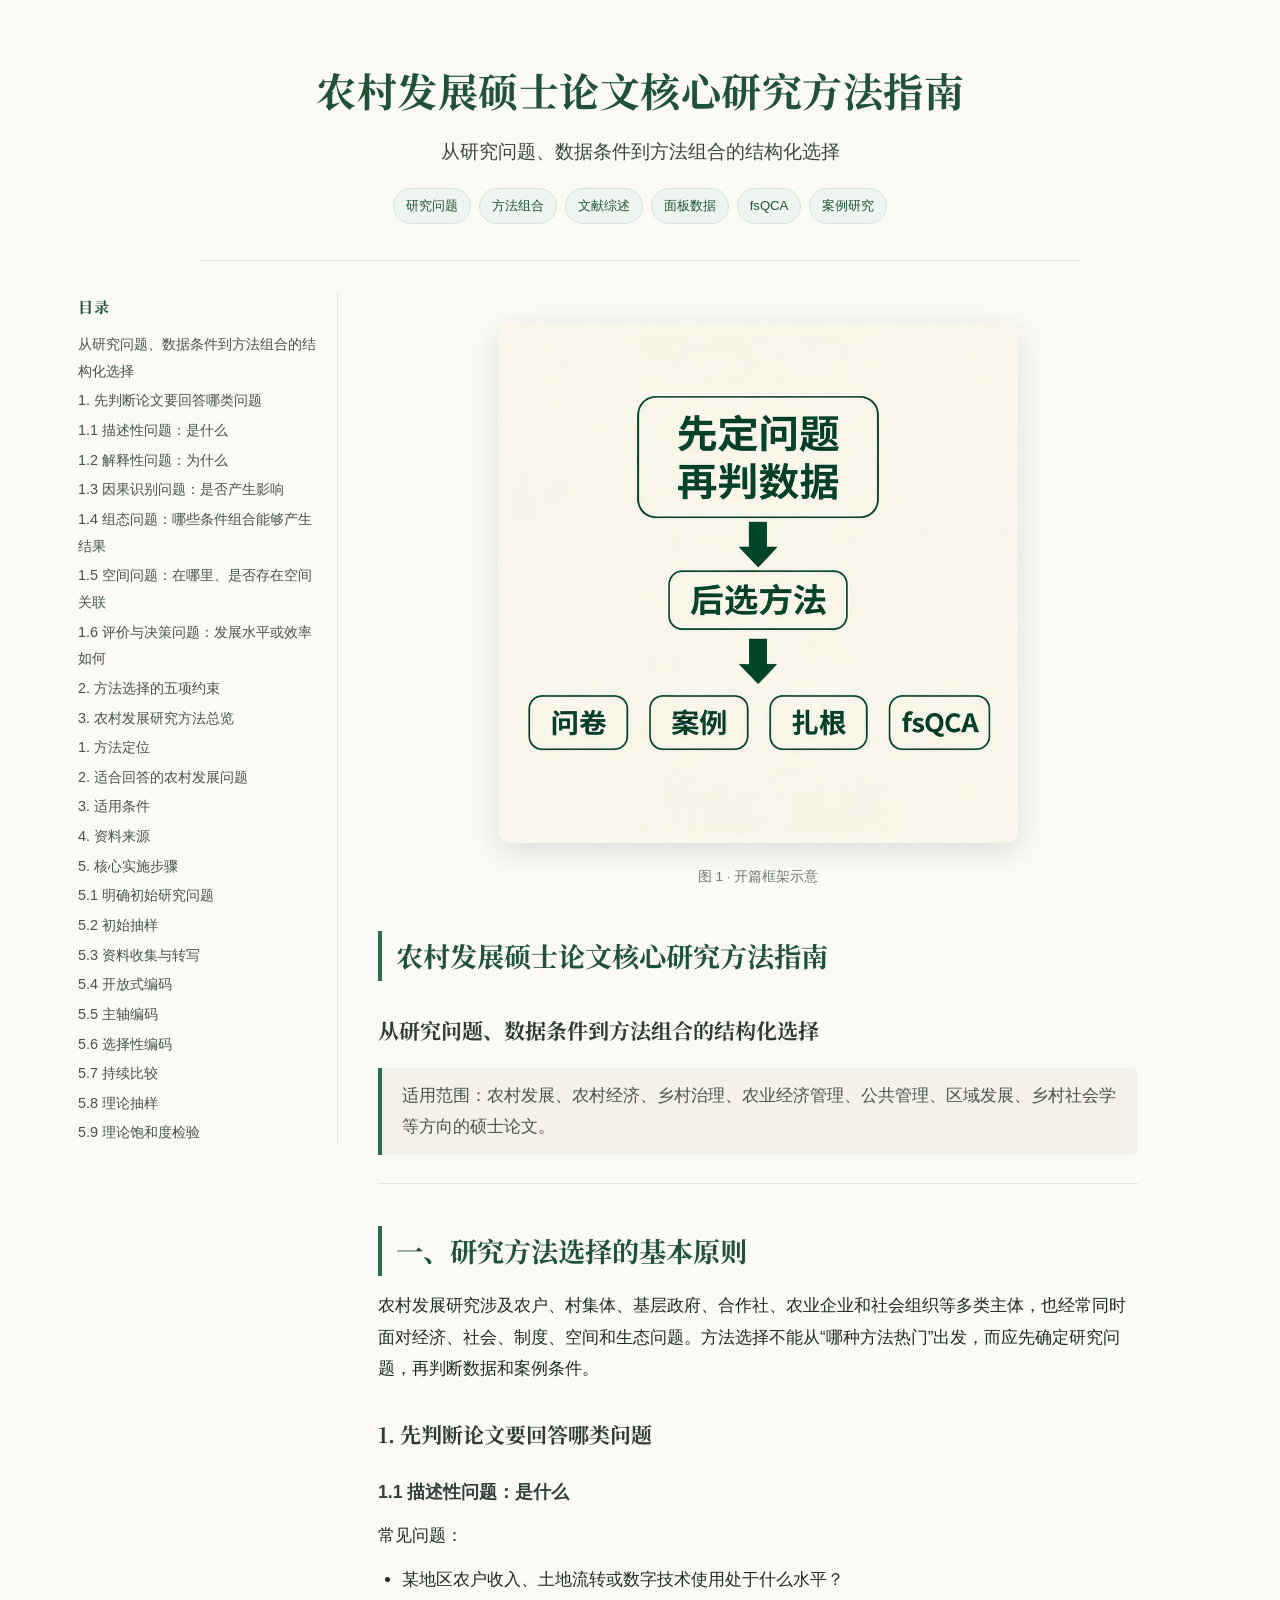
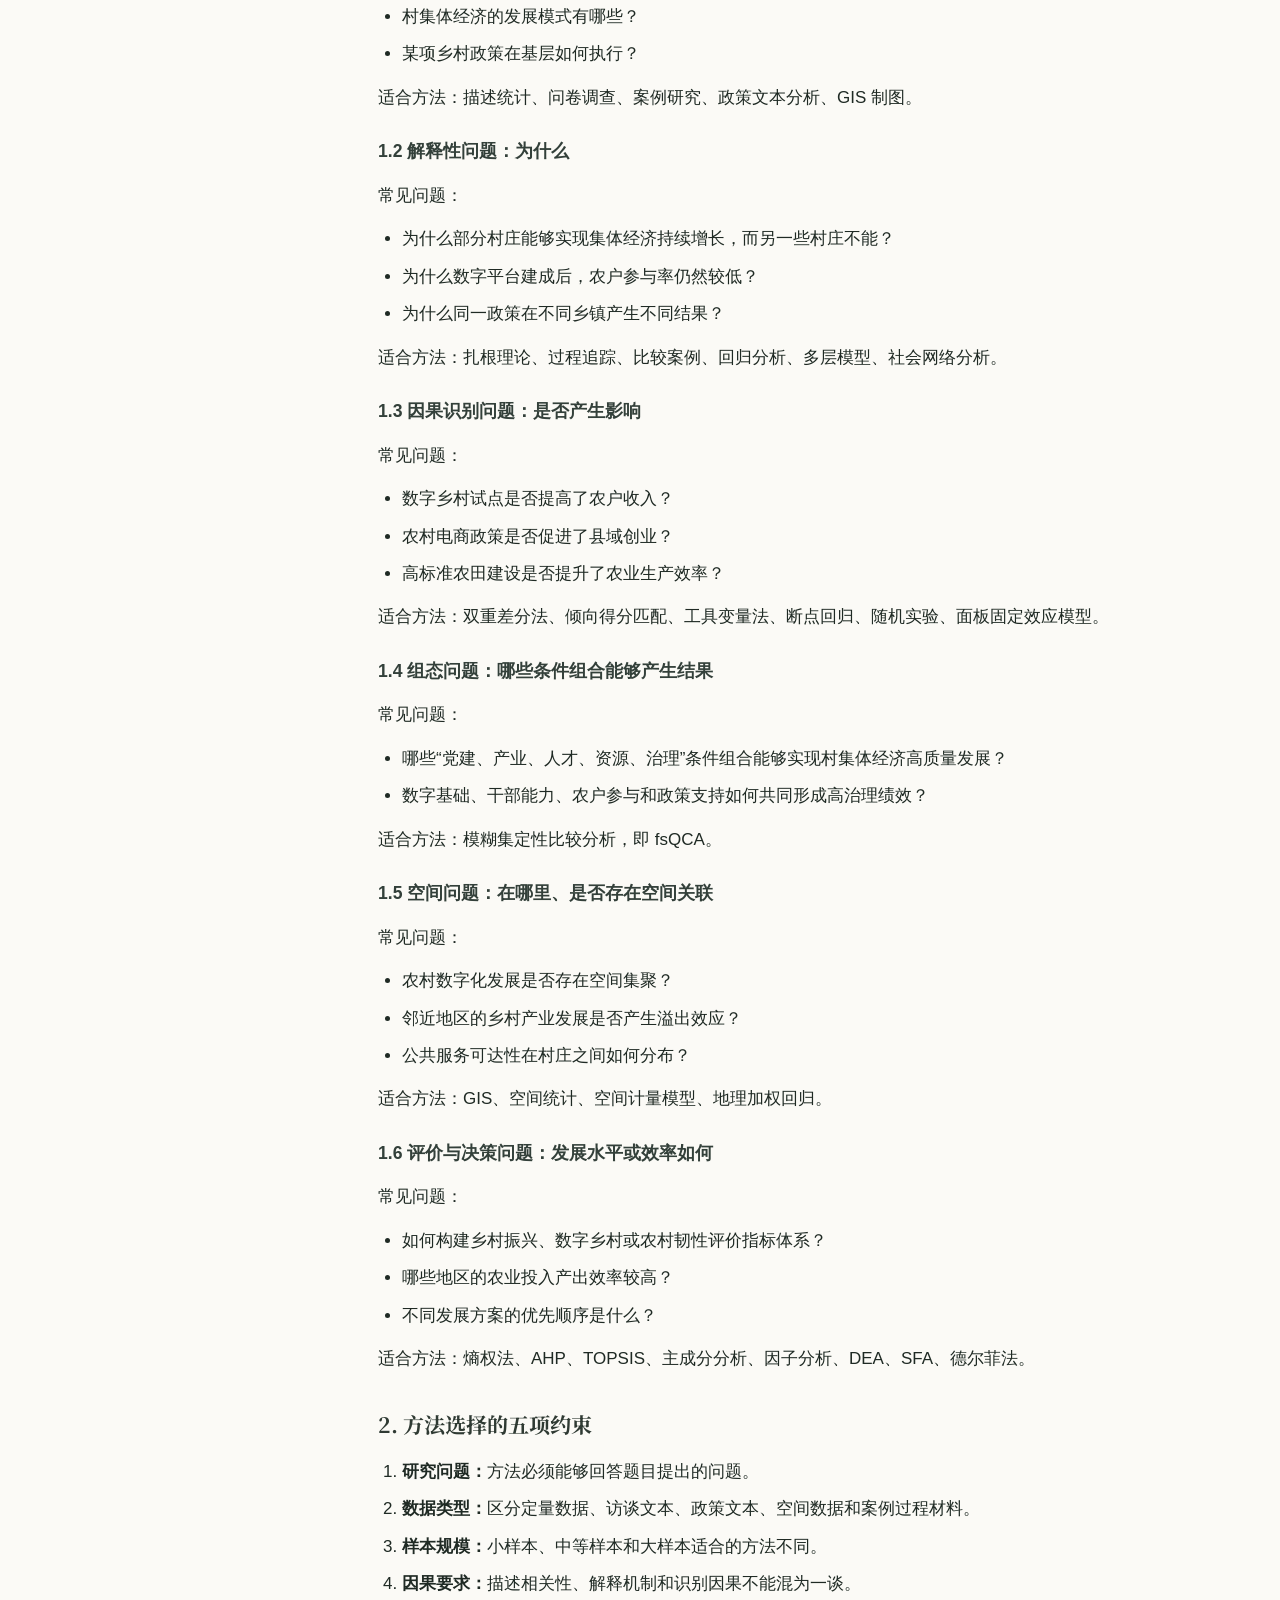
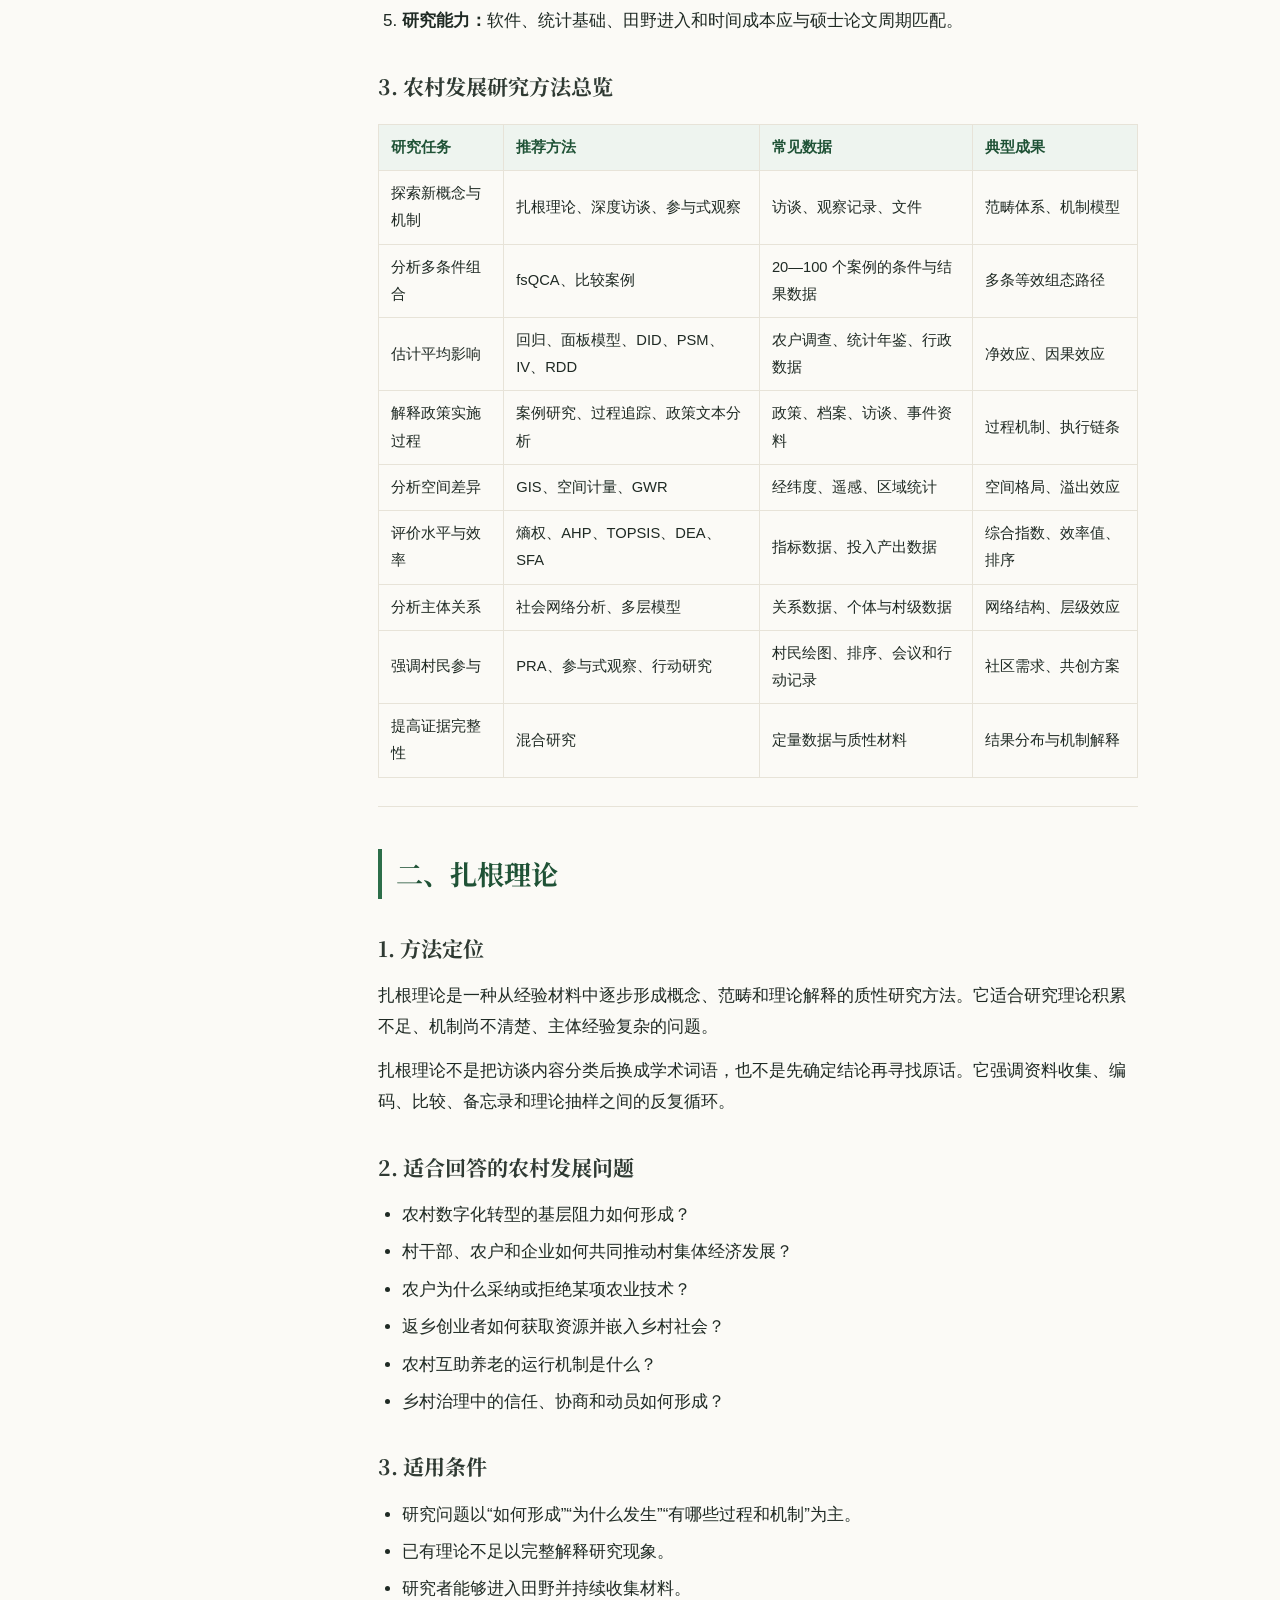
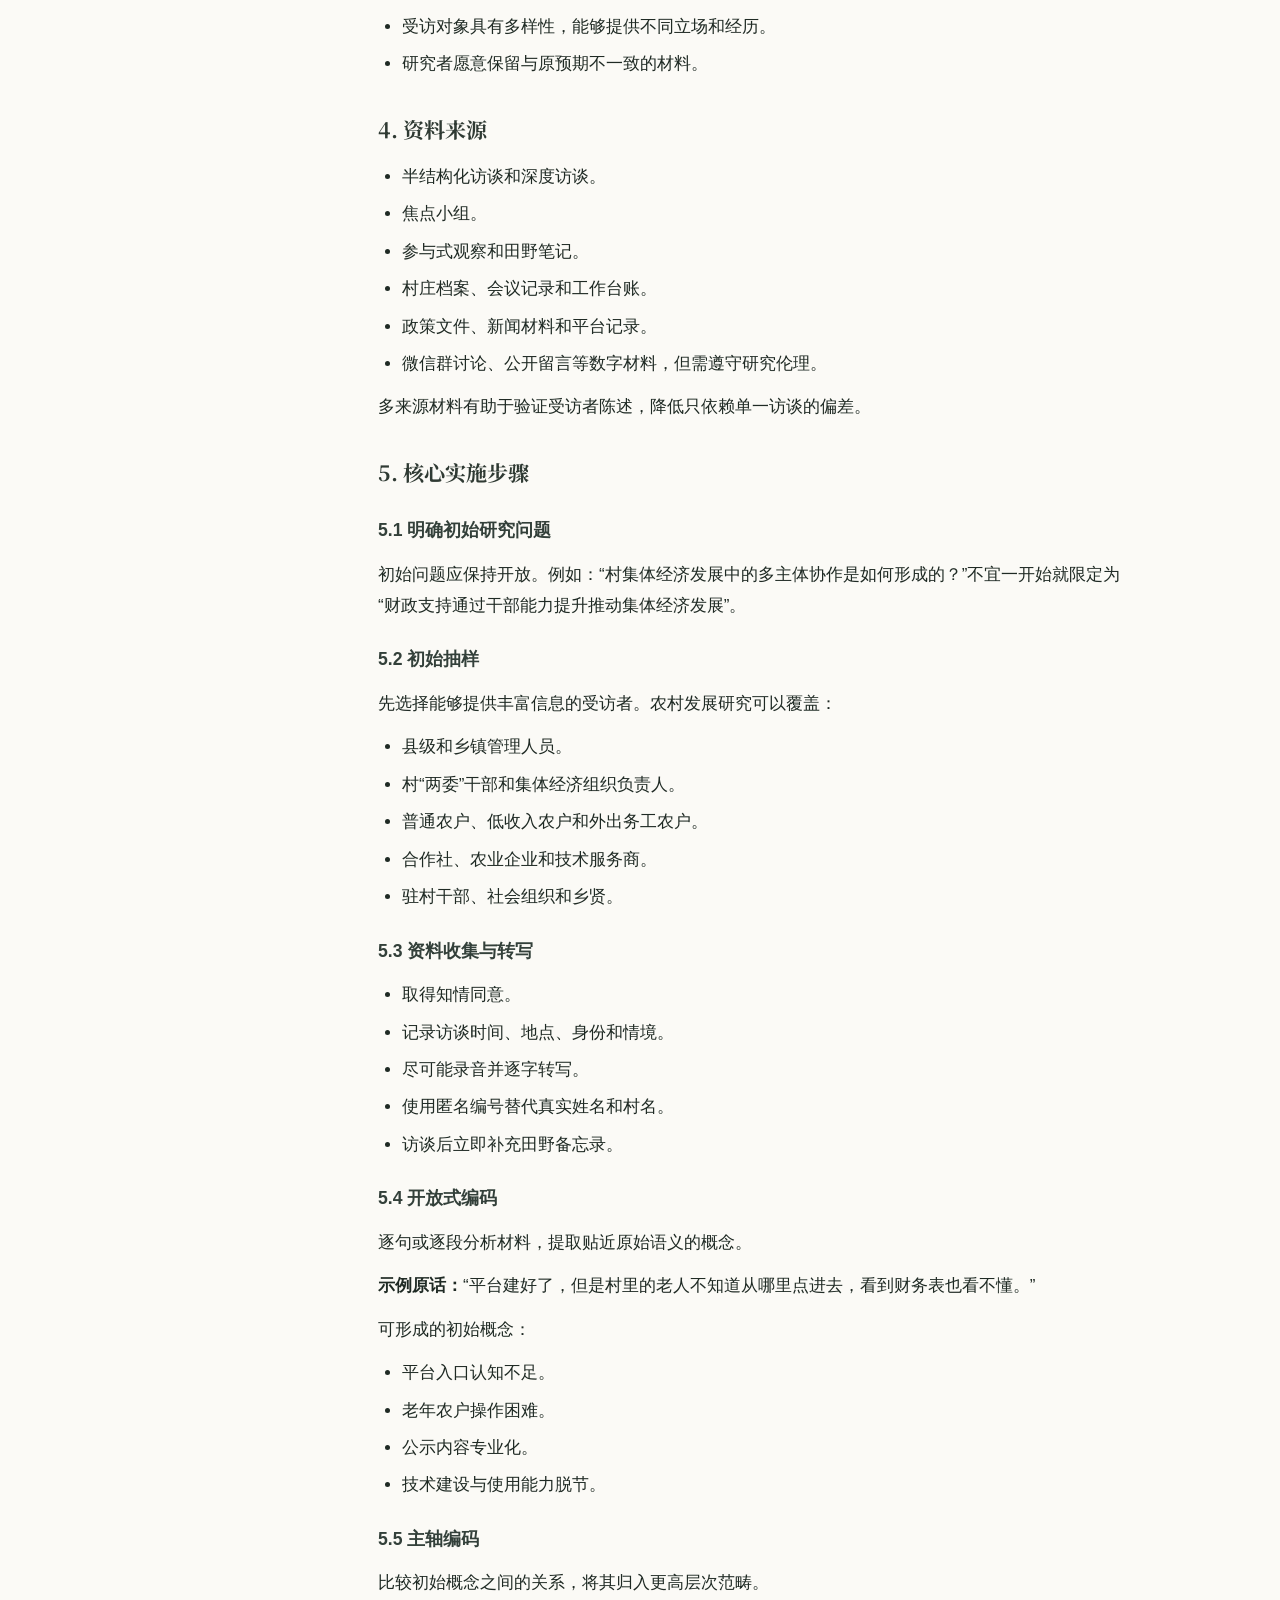
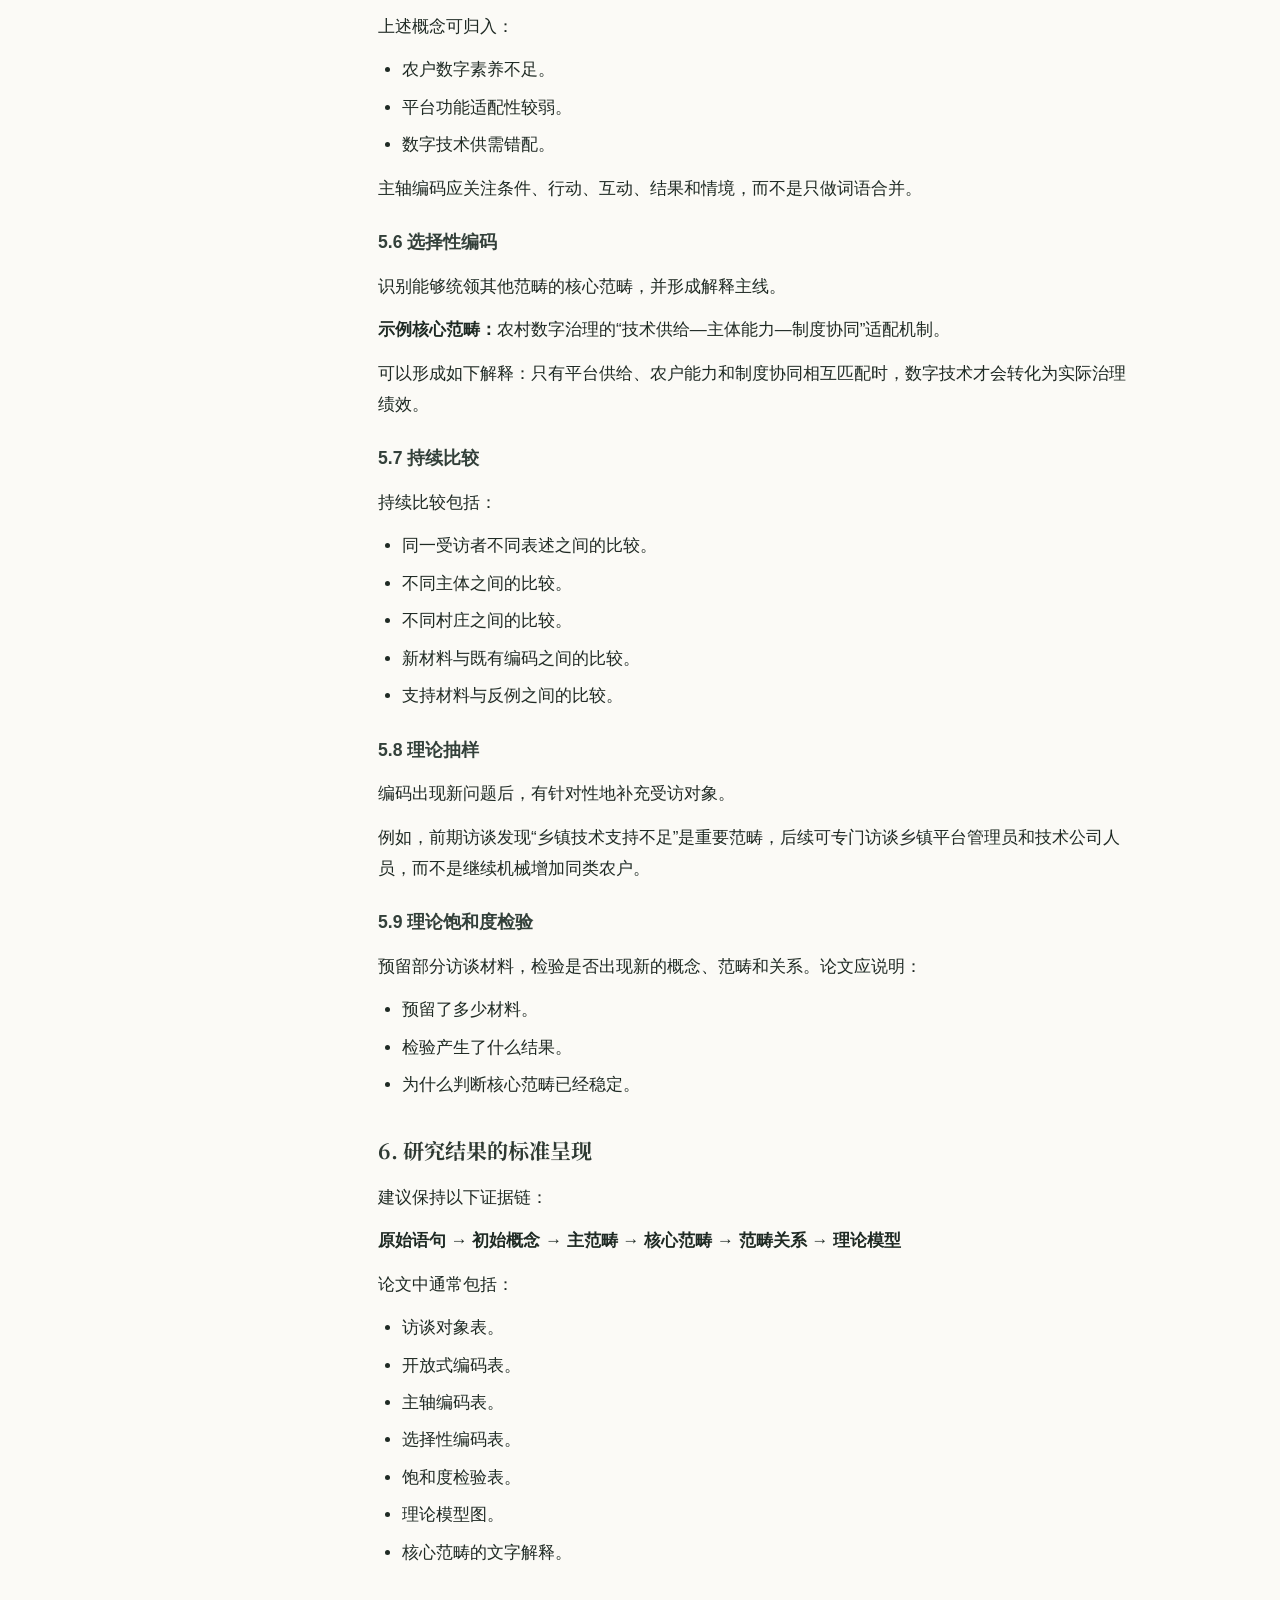
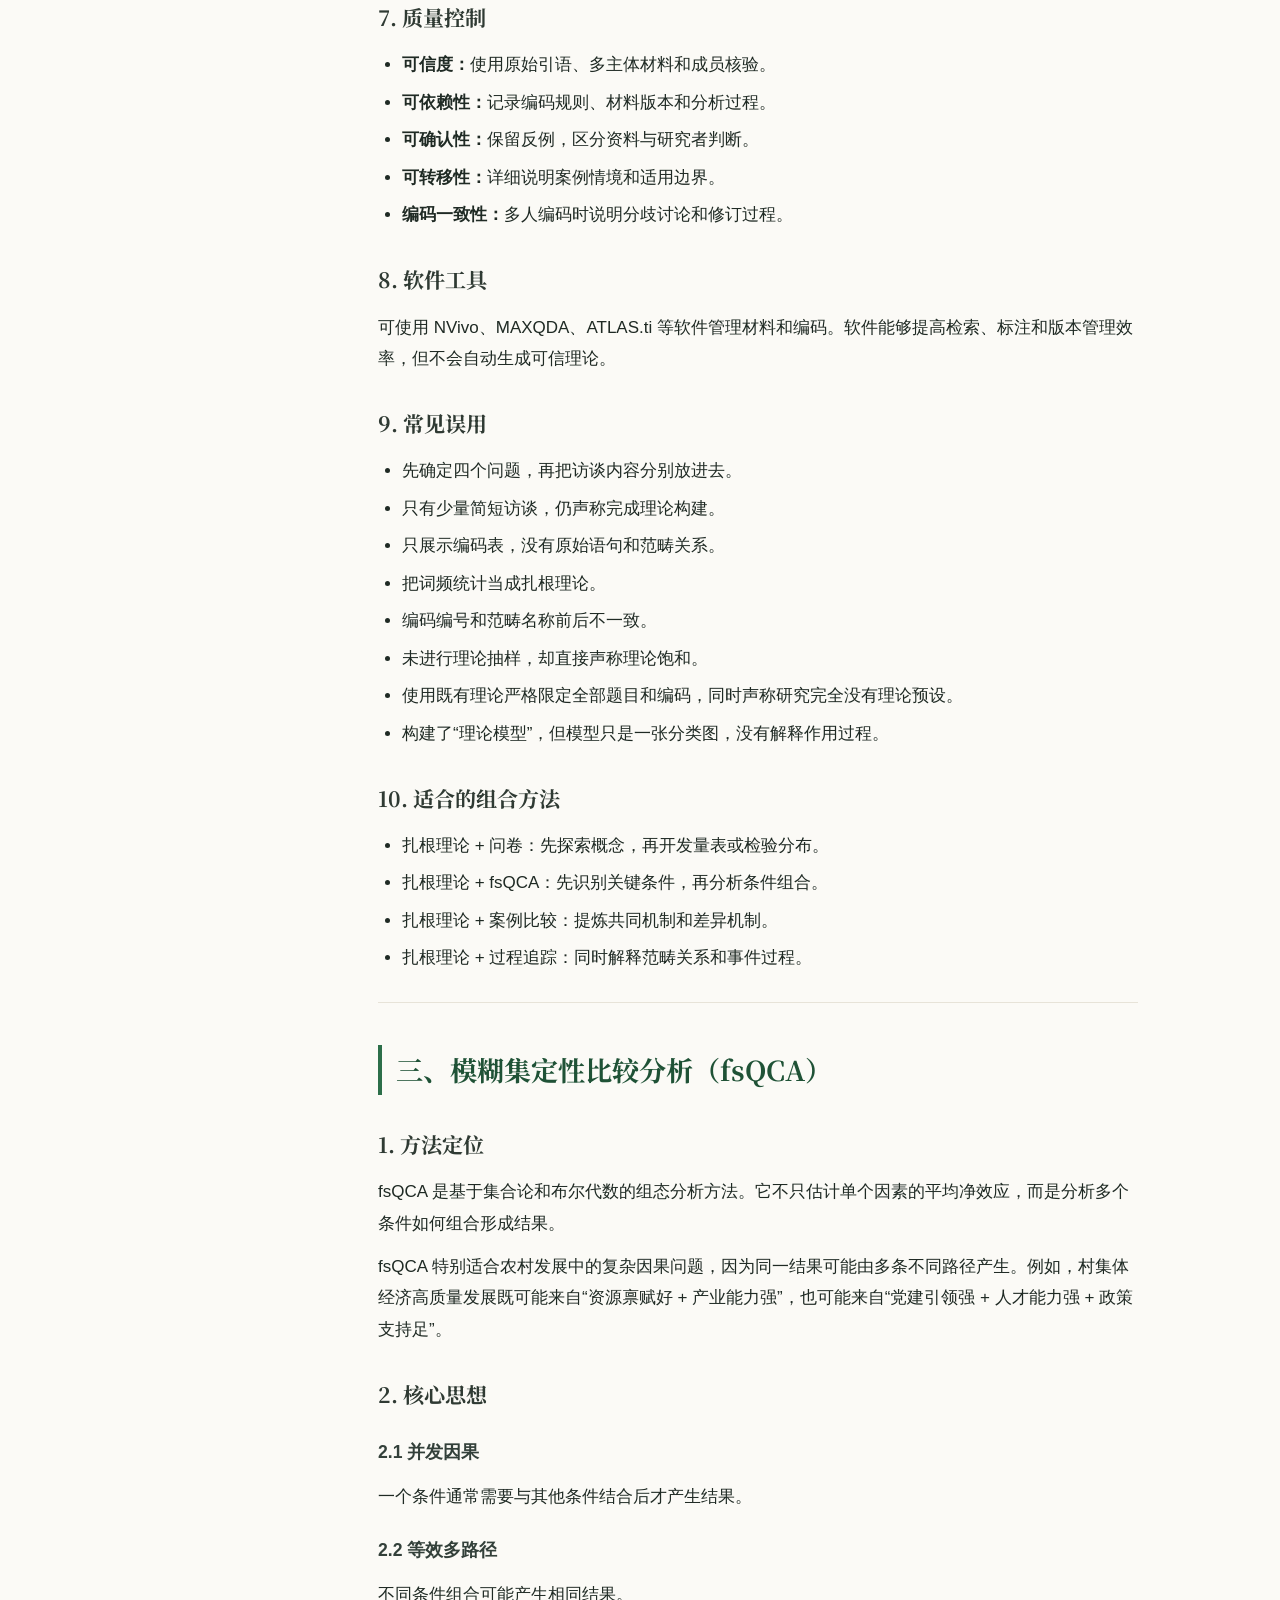
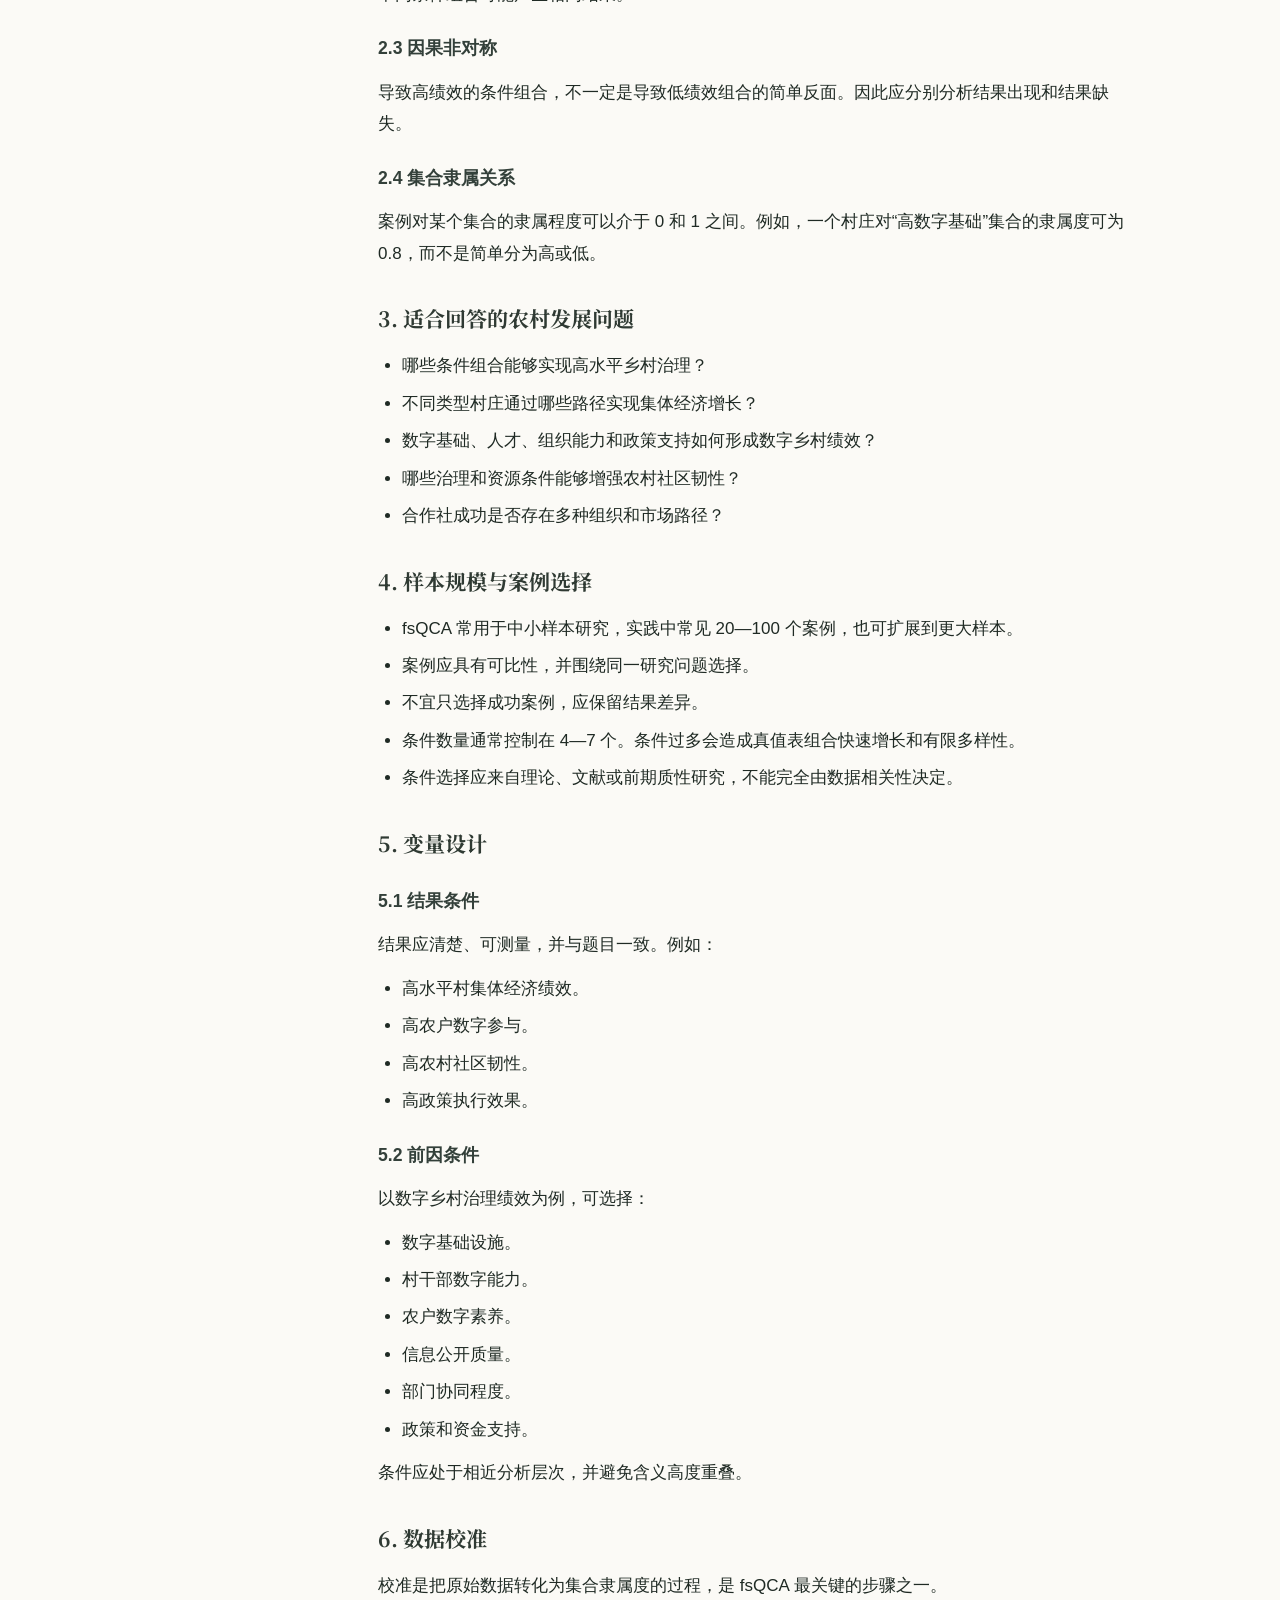
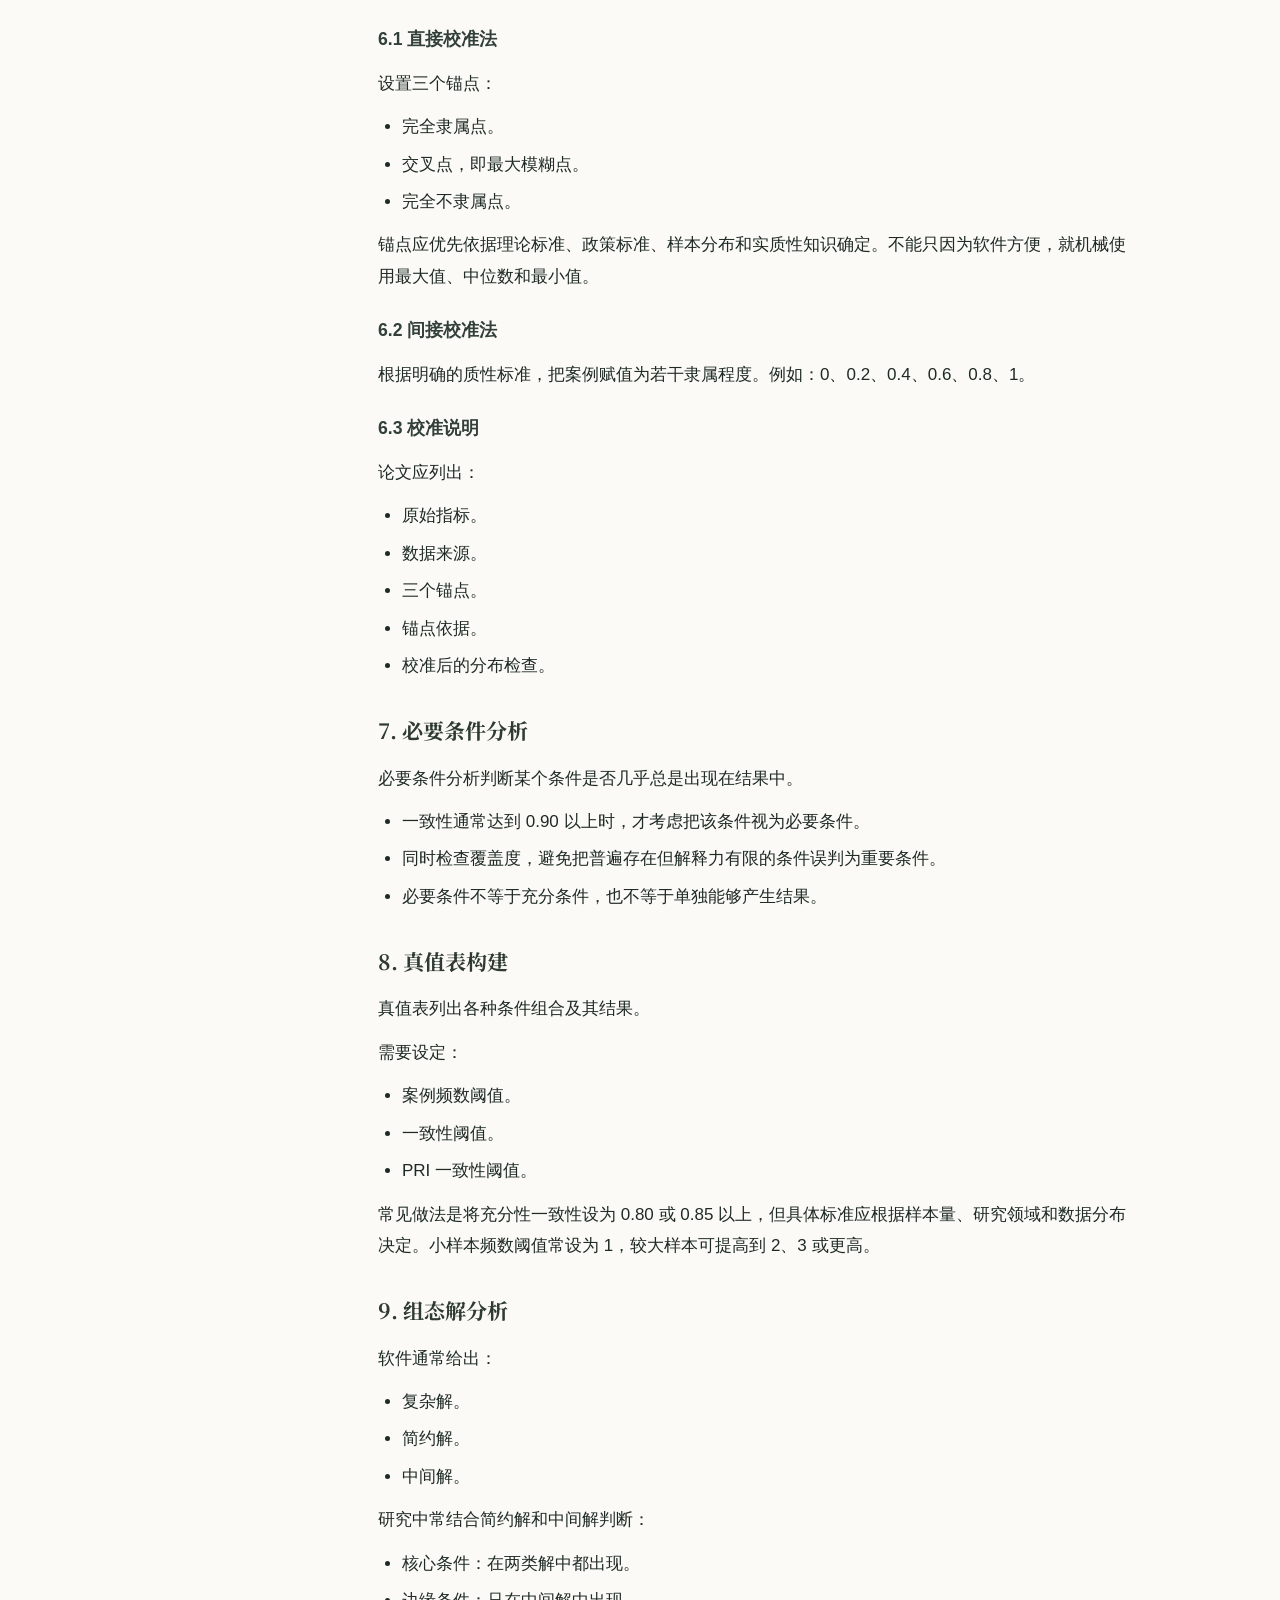
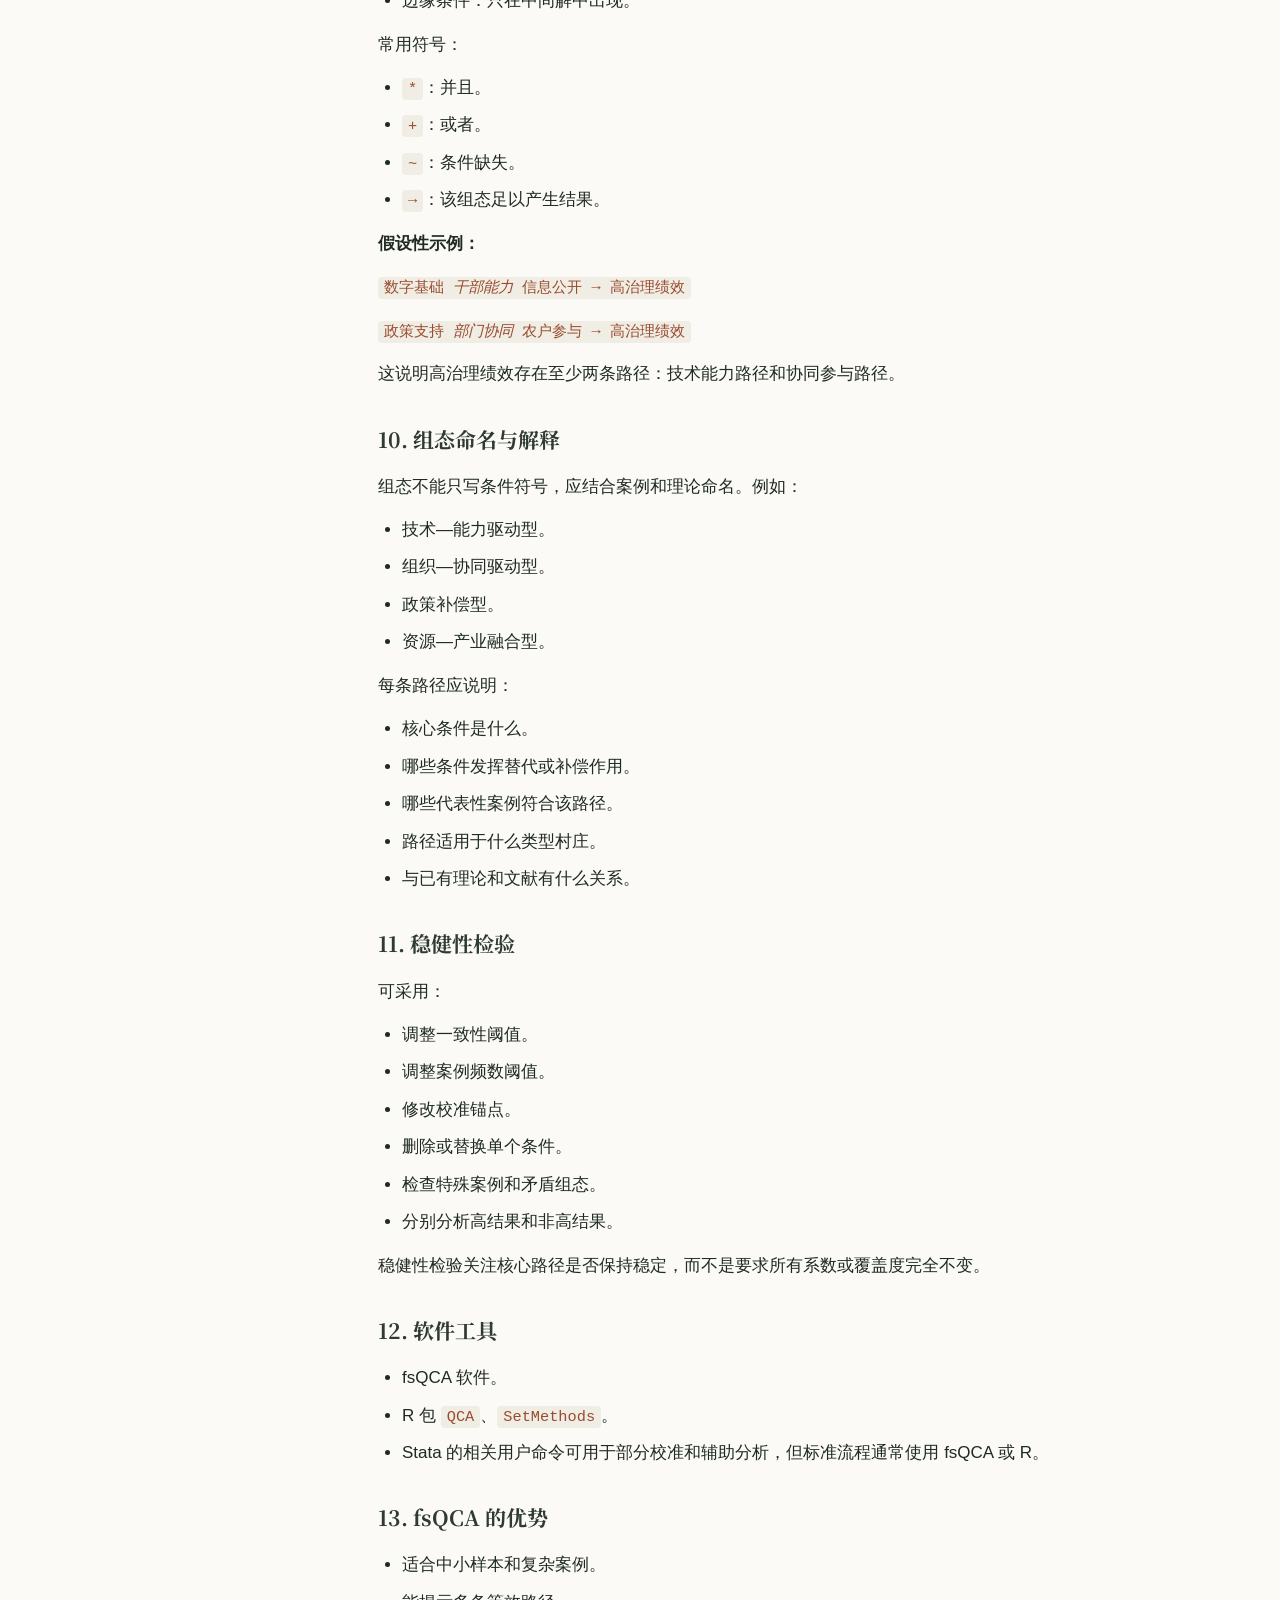
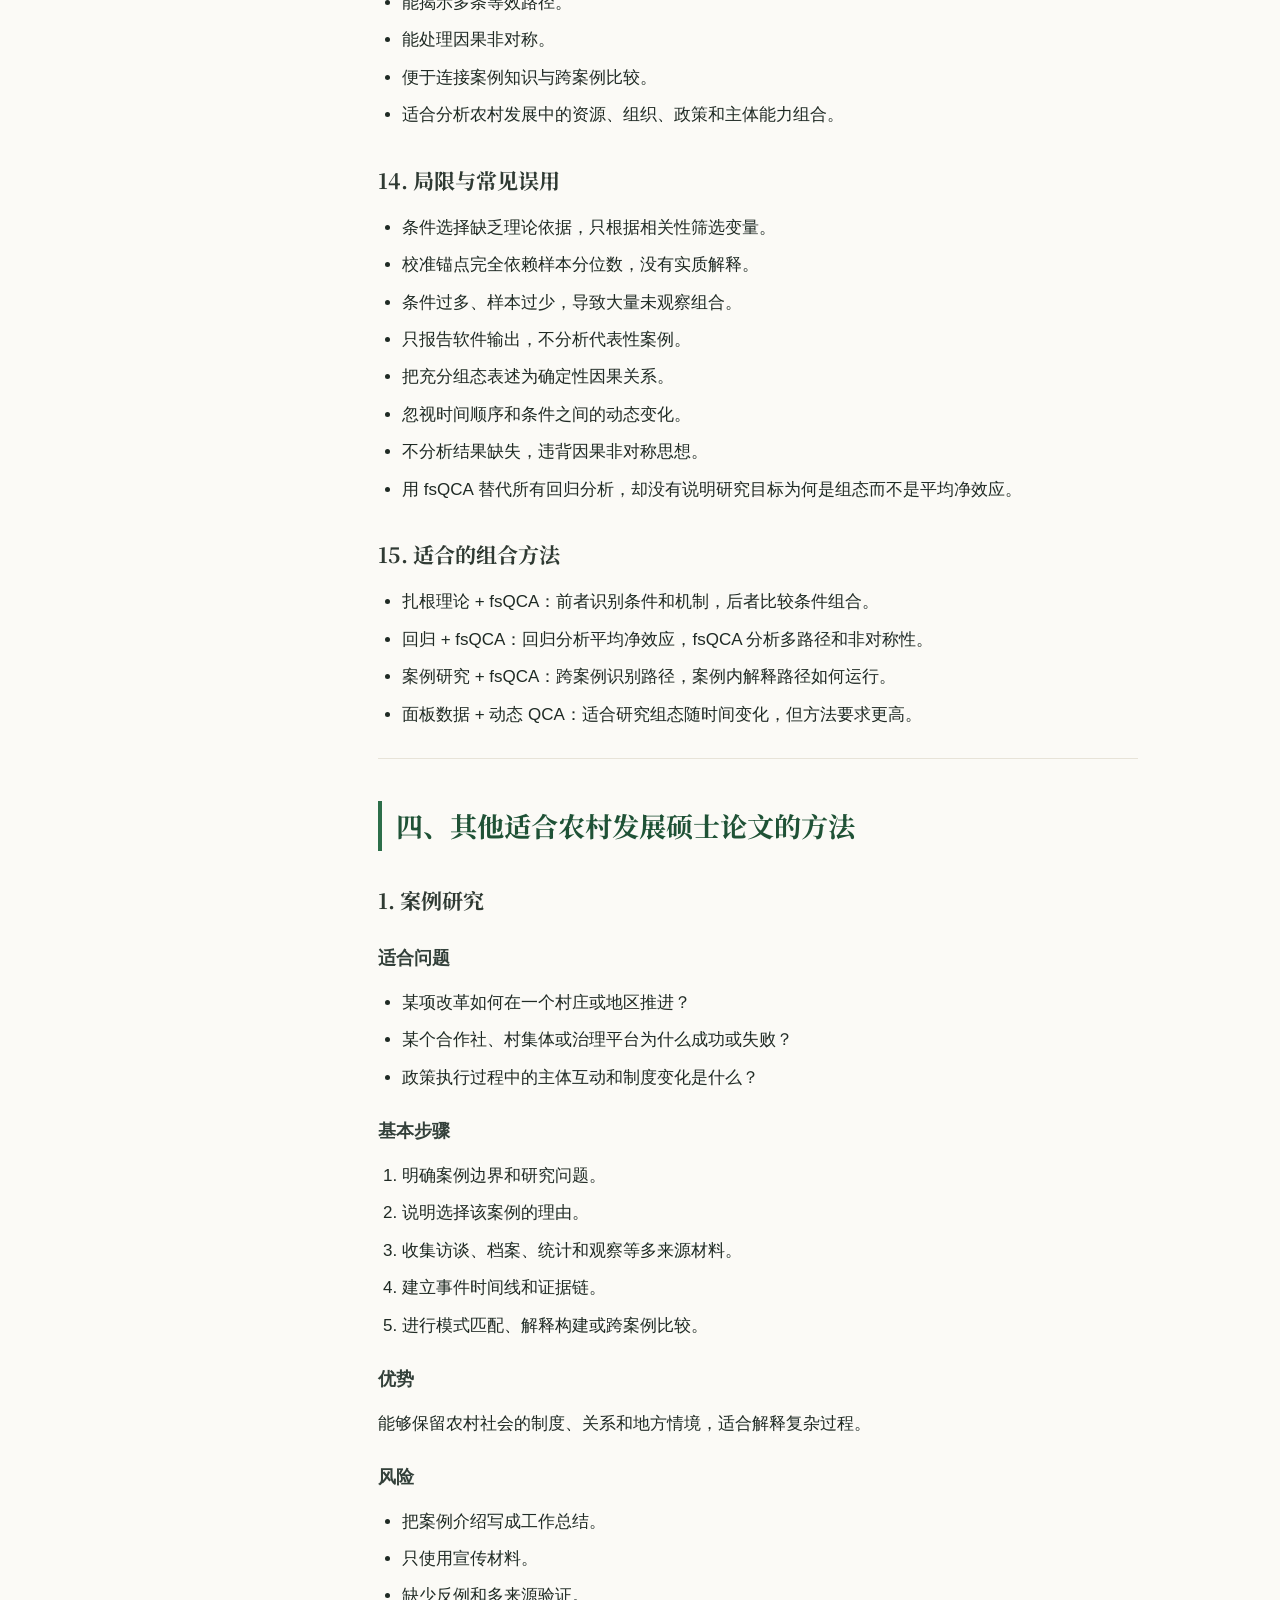
<file: 农村发展研究方法指南/index.html>
<!DOCTYPE html>
<html lang="zh-CN">
<head>
<meta charset="UTF-8">
<meta name="viewport" content="width=device-width,initial-scale=1">
<title>农村发展硕士论文核心研究方法指南</title>
<link rel="preconnect" href="https://fonts.googleapis.com">
<link href="https://fonts.googleapis.com/css2?family=Noto+Serif+SC:wght@500;700&display=swap" rel="stylesheet">
<style>
:root{--ink:#1f2a24;--green:#2c6e49;--green-d:#1f5236;--paper:#fbfaf6;--line:#e7e3d8;--muted:#6f7a72;}
*{box-sizing:border-box;}
body{margin:0;font-family:-apple-system,"Segoe UI",Roboto,"Noto Sans SC",sans-serif;color:var(--ink);background:var(--paper);line-height:1.85;font-size:17px;}
.cover{max-width:880px;margin:0 auto;padding:64px 28px 36px;text-align:center;border-bottom:1px solid var(--line);}
.cover h1{font-family:"Noto Serif SC",serif;font-size:2.5rem;line-height:1.3;margin:0 0 14px;color:var(--green-d);font-weight:700;letter-spacing:.5px;}
.cover .sub{font-size:1.18rem;color:#3a463f;margin-bottom:18px;font-weight:500;}
.cover .badges{display:flex;flex-wrap:wrap;gap:8px;justify-content:center;}
.cover .badge{font-size:.82rem;color:var(--green-d);background:#eef4ef;border:1px solid #d6e3d9;padding:5px 12px;border-radius:999px;}
.layout{max-width:1180px;margin:0 auto;display:grid;grid-template-columns:260px 1fr;gap:40px;padding:32px 28px 80px;}
.toc{position:sticky;top:24px;align-self:start;max-height:calc(100vh - 48px);overflow:auto;font-size:.9rem;border-right:1px solid var(--line);padding-right:16px;}
.toc h4{font-family:"Noto Serif SC",serif;color:var(--green-d);margin:0 0 10px;font-size:.95rem;letter-spacing:.5px;}
.toc ul{list-style:none;margin:0;padding:0;}
.toc li{margin:3px 0;}
.toc li li{margin-left:12px;font-size:.85rem;color:var(--muted);}
.toc a{color:#46524a;text-decoration:none;transition:color .2s cubic-bezier(.4,0,.2,1);}
.toc a:hover{color:var(--green);}
.content{max-width:760px;}
.content h1.sec{font-family:"Noto Serif SC",serif;font-size:1.7rem;color:var(--green-d);margin:42px 0 14px;border-left:4px solid var(--green);padding-left:14px;}
.content h2.subsec{font-family:"Noto Serif SC",serif;font-size:1.32rem;color:#2f3a33;margin:30px 0 10px;}
.content h3{font-size:1.1rem;color:#33403a;margin:22px 0 8px;}
.content p{margin:12px 0;}
.content ul,.content ol{padding-left:24px;margin:12px 0;}
.content li{margin:6px 0;}
.content blockquote{margin:18px 0;padding:12px 20px;background:#f3f1e9;border-left:4px solid var(--green);color:#4a544c;border-radius:0 6px 6px 0;}
.content code{background:#f0ede4;padding:2px 6px;border-radius:4px;font-size:.9em;color:#9a4b2f;}
.content table{border-collapse:collapse;width:100%;margin:18px 0;font-size:.92rem;}
.content th,.content td{border:1px solid var(--line);padding:9px 12px;text-align:left;}
.content th{background:#eef4ef;color:var(--green-d);font-weight:600;}
.content hr{border:none;border-top:1px solid var(--line);margin:28px 0;}
.fig{margin:30px 0;text-align:center;}
.fig img{width:100%;max-width:520px;border-radius:12px;box-shadow:0 8px 28px rgba(31,42,36,.14);}
.fig figcaption{font-size:.85rem;color:var(--muted);margin-top:10px;}
.back{display:inline-block;margin:40px 0 0;color:var(--green-d);text-decoration:none;border:1px solid #d6e3d9;padding:8px 16px;border-radius:8px;transition:.2s cubic-bezier(.4,0,.2,1);}
.back:hover{background:var(--green);color:#fff;}
@media(max-width:880px){.layout{grid-template-columns:1fr;}.toc{display:none;}}
</style>
</head>
<body>
<header class="cover">
  <h1>农村发展硕士论文核心研究方法指南</h1>
  <p class="sub">从研究问题、数据条件到方法组合的结构化选择</p>
  <div class="badges"><span class="badge">研究问题</span><span class="badge">方法组合</span><span class="badge">文献综述</span><span class="badge">面板数据</span><span class="badge">fsQCA</span><span class="badge">案例研究</span></div>
</header>
<div class="layout">
  <nav class="toc">
    <h4>目录</h4>
    <ul>
<li><a href="#从研究问题数据条件到方法">从研究问题、数据条件到方法组合的结构化选择</a></li>
<li><a href="#1先判断论文要回答哪类问">1. 先判断论文要回答哪类问题</a></li>
  <li><a href="#11描述性问题是什么">1.1 描述性问题：是什么</a></li>
  <li><a href="#12解释性问题为什么">1.2 解释性问题：为什么</a></li>
  <li><a href="#13因果识别问题是否产生">1.3 因果识别问题：是否产生影响</a></li>
  <li><a href="#14组态问题哪些条件组合">1.4 组态问题：哪些条件组合能够产生结果</a></li>
  <li><a href="#15空间问题在哪里是否存">1.5 空间问题：在哪里、是否存在空间关联</a></li>
  <li><a href="#16评价与决策问题发展水">1.6 评价与决策问题：发展水平或效率如何</a></li>
<li><a href="#2方法选择的五项约束">2. 方法选择的五项约束</a></li>
<li><a href="#3农村发展研究方法总览">3. 农村发展研究方法总览</a></li>
<li><a href="#1方法定位">1. 方法定位</a></li>
<li><a href="#2适合回答的农村发展问题">2. 适合回答的农村发展问题</a></li>
<li><a href="#3适用条件">3. 适用条件</a></li>
<li><a href="#4资料来源">4. 资料来源</a></li>
<li><a href="#5核心实施步骤">5. 核心实施步骤</a></li>
  <li><a href="#51明确初始研究问题">5.1 明确初始研究问题</a></li>
  <li><a href="#52初始抽样">5.2 初始抽样</a></li>
  <li><a href="#53资料收集与转写">5.3 资料收集与转写</a></li>
  <li><a href="#54开放式编码">5.4 开放式编码</a></li>
  <li><a href="#55主轴编码">5.5 主轴编码</a></li>
  <li><a href="#56选择性编码">5.6 选择性编码</a></li>
  <li><a href="#57持续比较">5.7 持续比较</a></li>
  <li><a href="#58理论抽样">5.8 理论抽样</a></li>
  <li><a href="#59理论饱和度检验">5.9 理论饱和度检验</a></li>
<li><a href="#6研究结果的标准呈现">6. 研究结果的标准呈现</a></li>
<li><a href="#7质量控制">7. 质量控制</a></li>
<li><a href="#8软件工具">8. 软件工具</a></li>
<li><a href="#9常见误用">9. 常见误用</a></li>
<li><a href="#10适合的组合方法">10. 适合的组合方法</a></li>
<li><a href="#1方法定位">1. 方法定位</a></li>
<li><a href="#2核心思想">2. 核心思想</a></li>
  <li><a href="#21并发因果">2.1 并发因果</a></li>
  <li><a href="#22等效多路径">2.2 等效多路径</a></li>
  <li><a href="#23因果非对称">2.3 因果非对称</a></li>
  <li><a href="#24集合隶属关系">2.4 集合隶属关系</a></li>
<li><a href="#3适合回答的农村发展问题">3. 适合回答的农村发展问题</a></li>
<li><a href="#4样本规模与案例选择">4. 样本规模与案例选择</a></li>
<li><a href="#5变量设计">5. 变量设计</a></li>
  <li><a href="#51结果条件">5.1 结果条件</a></li>
  <li><a href="#52前因条件">5.2 前因条件</a></li>
<li><a href="#6数据校准">6. 数据校准</a></li>
  <li><a href="#61直接校准法">6.1 直接校准法</a></li>
  <li><a href="#62间接校准法">6.2 间接校准法</a></li>
  <li><a href="#63校准说明">6.3 校准说明</a></li>
<li><a href="#7必要条件分析">7. 必要条件分析</a></li>
<li><a href="#8真值表构建">8. 真值表构建</a></li>
<li><a href="#9组态解分析">9. 组态解分析</a></li>
<li><a href="#10组态命名与解释">10. 组态命名与解释</a></li>
<li><a href="#11稳健性检验">11. 稳健性检验</a></li>
<li><a href="#12软件工具">12. 软件工具</a></li>
<li><a href="#13fsQCA的优势">13. fsQCA 的优势</a></li>
<li><a href="#14局限与常见误用">14. 局限与常见误用</a></li>
<li><a href="#15适合的组合方法">15. 适合的组合方法</a></li>
<li><a href="#1案例研究">1. 案例研究</a></li>
  <li><a href="#适合问题">适合问题</a></li>
  <li><a href="#基本步骤">基本步骤</a></li>
  <li><a href="#优势">优势</a></li>
  <li><a href="#风险">风险</a></li>
<li><a href="#2问卷调查与统计分析">2. 问卷调查与统计分析</a></li>
  <li><a href="#适合问题">适合问题</a></li>
  <li><a href="#核心要求">核心要求</a></li>
  <li><a href="#风险">风险</a></li>
<li><a href="#3面板数据回归与固定效应">3. 面板数据回归与固定效应模型</a></li>
  <li><a href="#适合问题">适合问题</a></li>
  <li><a href="#数据">数据</a></li>
  <li><a href="#基本模型">基本模型</a></li>
  <li><a href="#风险">风险</a></li>
<li><a href="#4双重差分法DID">4. 双重差分法（DID）</a></li>
  <li><a href="#适合问题">适合问题</a></li>
  <li><a href="#核心条件">核心条件</a></li>
  <li><a href="#关键检验">关键检验</a></li>
  <li><a href="#风险">风险</a></li>
<li><a href="#5倾向得分匹配PSM与P">5. 倾向得分匹配（PSM）与 PSM-DID</a></li>
  <li><a href="#适合问题">适合问题</a></li>
  <li><a href="#基本步骤">基本步骤</a></li>
  <li><a href="#局限">局限</a></li>
<li><a href="#6工具变量法IV">6. 工具变量法（IV）</a></li>
  <li><a href="#适合问题">适合问题</a></li>
  <li><a href="#工具变量要求">工具变量要求</a></li>
  <li><a href="#风险">风险</a></li>
<li><a href="#7断点回归RDD">7. 断点回归（RDD）</a></li>
  <li><a href="#适合问题">适合问题</a></li>
  <li><a href="#关键要求">关键要求</a></li>
  <li><a href="#局限">局限</a></li>
<li><a href="#8多层线性模型">8. 多层线性模型</a></li>
  <li><a href="#适合问题">适合问题</a></li>
  <li><a href="#优势">优势</a></li>
  <li><a href="#风险">风险</a></li>
<li><a href="#9结构方程模型SEM">9. 结构方程模型（SEM）</a></li>
  <li><a href="#适合问题">适合问题</a></li>
  <li><a href="#核心步骤">核心步骤</a></li>
  <li><a href="#风险">风险</a></li>
<li><a href="#10GIS与空间计量分析">10. GIS 与空间计量分析</a></li>
  <li><a href="#适合问题">适合问题</a></li>
  <li><a href="#常用方法">常用方法</a></li>
  <li><a href="#风险">风险</a></li>
<li><a href="#11社会网络分析SNA">11. 社会网络分析（SNA）</a></li>
  <li><a href="#适合问题">适合问题</a></li>
  <li><a href="#常用指标">常用指标</a></li>
  <li><a href="#风险">风险</a></li>
<li><a href="#12参与式农村评估PRA">12. 参与式农村评估（PRA）</a></li>
  <li><a href="#适合问题">适合问题</a></li>
  <li><a href="#常用工具">常用工具</a></li>
  <li><a href="#优势">优势</a></li>
  <li><a href="#风险">风险</a></li>
<li><a href="#13政策文本分析与内容分">13. 政策文本分析与内容分析</a></li>
  <li><a href="#适合问题">适合问题</a></li>
  <li><a href="#方法">方法</a></li>
  <li><a href="#风险">风险</a></li>
<li><a href="#14过程追踪">14. 过程追踪</a></li>
  <li><a href="#适合问题">适合问题</a></li>
  <li><a href="#基本步骤">基本步骤</a></li>
  <li><a href="#风险">风险</a></li>
<li><a href="#15德尔菲法AHP熵权法">15. 德尔菲法、AHP、熵权法与 TOPSIS</a></li>
  <li><a href="#适合问题">适合问题</a></li>
  <li><a href="#方法分工">方法分工</a></li>
  <li><a href="#风险">风险</a></li>
<li><a href="#16DEA与SFA">16. DEA 与 SFA</a></li>
  <li><a href="#适合问题">适合问题</a></li>
  <li><a href="#方法区别">方法区别</a></li>
  <li><a href="#风险">风险</a></li>
<li><a href="#17实验与随机对照试验">17. 实验与随机对照试验</a></li>
  <li><a href="#适合问题">适合问题</a></li>
  <li><a href="#类型">类型</a></li>
  <li><a href="#风险">风险</a></li>
<li><a href="#18混合研究方法">18. 混合研究方法</a></li>
  <li><a href="#适合问题">适合问题</a></li>
  <li><a href="#常见设计">常见设计</a></li>
  <li><a href="#关键要求">关键要求</a></li>
<li><a href="#1按研究问题选择">1. 按研究问题选择</a></li>
<li><a href="#2推荐的硕士论文方法组合">2. 推荐的硕士论文方法组合</a></li>
  <li><a href="#21扎根理论fsQCA">2.1 扎根理论 + fsQCA</a></li>
  <li><a href="#22问卷访谈">2.2 问卷 + 访谈</a></li>
  <li><a href="#23回归fsQCA">2.3 回归 + fsQCA</a></li>
  <li><a href="#24DID案例研究">2.4 DID + 案例研究</a></li>
  <li><a href="#25GIS空间计量访谈">2.5 GIS + 空间计量 + 访谈</a></li>
  <li><a href="#26指标评价障碍度分析案">2.6 指标评价 + 障碍度分析 + 案例比较</a></li>
<li><a href="#3不建议的机械组合">3. 不建议的机械组合</a></li>
<li><a href="#1研究设计总述">1. 研究设计总述</a></li>
<li><a href="#2研究对象与样本">2. 研究对象与样本</a></li>
<li><a href="#3数据来源">3. 数据来源</a></li>
<li><a href="#4变量条件或编码设计">4. 变量、条件或编码设计</a></li>
<li><a href="#5分析步骤">5. 分析步骤</a></li>
<li><a href="#6质量与稳健性">6. 质量与稳健性</a></li>
<li><a href="#7研究伦理和数据管理">7. 研究伦理和数据管理</a></li>
<li><a href="#1研究问题">1. 研究问题</a></li>
<li><a href="#2数据与样本">2. 数据与样本</a></li>
<li><a href="#3扎根理论">3. 扎根理论</a></li>
<li><a href="#4fsQCA">4. fsQCA</a></li>
<li><a href="#5计量与评价方法">5. 计量与评价方法</a></li>
<li><a href="#6方法组合">6. 方法组合</a></li>
<li><a href="#1扎根理论">1. 扎根理论</a></li>
<li><a href="#2fsQCA与组态分析">2. fsQCA 与组态分析</a></li>
<li><a href="#3案例与混合研究">3. 案例与混合研究</a></li>
<li><a href="#4因果识别与计量方法">4. 因果识别与计量方法</a></li>
    </ul>
  </nav>
  <main class="content">
<figure class="fig">
  <img src="配图/md1_path.png" alt="配图/md1_path.png">
  <figcaption>图 1 · 开篇框架示意</figcaption>
</figure>
<h1 id="农村发展硕士论文核心研究" class="sec">农村发展硕士论文核心研究方法指南</h1>
<h2 id="从研究问题数据条件到方法" class="subsec">从研究问题、数据条件到方法组合的结构化选择</h2>
<blockquote>适用范围：农村发展、农村经济、乡村治理、农业经济管理、公共管理、区域发展、乡村社会学等方向的硕士论文。</blockquote>
<hr>
<h1 id="一研究方法选择的基本原则" class="sec">一、研究方法选择的基本原则</h1>
<p>农村发展研究涉及农户、村集体、基层政府、合作社、农业企业和社会组织等多类主体，也经常同时面对经济、社会、制度、空间和生态问题。方法选择不能从“哪种方法热门”出发，而应先确定研究问题，再判断数据和案例条件。</p>
<h2 id="1先判断论文要回答哪类问" class="subsec">1. 先判断论文要回答哪类问题</h2>
<h3 id="11描述性问题是什么" class="">1.1 描述性问题：是什么</h3>
<p>常见问题：</p>
<ul>
<li>某地区农户收入、土地流转或数字技术使用处于什么水平？</li>
<li>村集体经济的发展模式有哪些？</li>
<li>某项乡村政策在基层如何执行？</li>
</ul>
<p>适合方法：描述统计、问卷调查、案例研究、政策文本分析、GIS 制图。</p>
<h3 id="12解释性问题为什么" class="">1.2 解释性问题：为什么</h3>
<p>常见问题：</p>
<ul>
<li>为什么部分村庄能够实现集体经济持续增长，而另一些村庄不能？</li>
<li>为什么数字平台建成后，农户参与率仍然较低？</li>
<li>为什么同一政策在不同乡镇产生不同结果？</li>
</ul>
<p>适合方法：扎根理论、过程追踪、比较案例、回归分析、多层模型、社会网络分析。</p>
<h3 id="13因果识别问题是否产生" class="">1.3 因果识别问题：是否产生影响</h3>
<p>常见问题：</p>
<ul>
<li>数字乡村试点是否提高了农户收入？</li>
<li>农村电商政策是否促进了县域创业？</li>
<li>高标准农田建设是否提升了农业生产效率？</li>
</ul>
<p>适合方法：双重差分法、倾向得分匹配、工具变量法、断点回归、随机实验、面板固定效应模型。</p>
<h3 id="14组态问题哪些条件组合" class="">1.4 组态问题：哪些条件组合能够产生结果</h3>
<p>常见问题：</p>
<ul>
<li>哪些“党建、产业、人才、资源、治理”条件组合能够实现村集体经济高质量发展？</li>
<li>数字基础、干部能力、农户参与和政策支持如何共同形成高治理绩效？</li>
</ul>
<p>适合方法：模糊集定性比较分析，即 fsQCA。</p>
<h3 id="15空间问题在哪里是否存" class="">1.5 空间问题：在哪里、是否存在空间关联</h3>
<p>常见问题：</p>
<ul>
<li>农村数字化发展是否存在空间集聚？</li>
<li>邻近地区的乡村产业发展是否产生溢出效应？</li>
<li>公共服务可达性在村庄之间如何分布？</li>
</ul>
<p>适合方法：GIS、空间统计、空间计量模型、地理加权回归。</p>
<h3 id="16评价与决策问题发展水" class="">1.6 评价与决策问题：发展水平或效率如何</h3>
<p>常见问题：</p>
<ul>
<li>如何构建乡村振兴、数字乡村或农村韧性评价指标体系？</li>
<li>哪些地区的农业投入产出效率较高？</li>
<li>不同发展方案的优先顺序是什么？</li>
</ul>
<p>适合方法：熵权法、AHP、TOPSIS、主成分分析、因子分析、DEA、SFA、德尔菲法。</p>
<h2 id="2方法选择的五项约束" class="subsec">2. 方法选择的五项约束</h2>
<ol>
<li><strong>研究问题：</strong>方法必须能够回答题目提出的问题。</li>
<li><strong>数据类型：</strong>区分定量数据、访谈文本、政策文本、空间数据和案例过程材料。</li>
<li><strong>样本规模：</strong>小样本、中等样本和大样本适合的方法不同。</li>
<li><strong>因果要求：</strong>描述相关性、解释机制和识别因果不能混为一谈。</li>
<li><strong>研究能力：</strong>软件、统计基础、田野进入和时间成本应与硕士论文周期匹配。</li>
</ol>
<h2 id="3农村发展研究方法总览" class="subsec">3. 农村发展研究方法总览</h2>
<div class="tbl-wrap"><table>
<thead><tr><th>研究任务</th><th>推荐方法</th><th>常见数据</th><th>典型成果</th></tr></thead>
<tbody>
<tr><td>探索新概念与机制</td><td>扎根理论、深度访谈、参与式观察</td><td>访谈、观察记录、文件</td><td>范畴体系、机制模型</td></tr>
<tr><td>分析多条件组合</td><td>fsQCA、比较案例</td><td>20—100 个案例的条件与结果数据</td><td>多条等效组态路径</td></tr>
<tr><td>估计平均影响</td><td>回归、面板模型、DID、PSM、IV、RDD</td><td>农户调查、统计年鉴、行政数据</td><td>净效应、因果效应</td></tr>
<tr><td>解释政策实施过程</td><td>案例研究、过程追踪、政策文本分析</td><td>政策、档案、访谈、事件资料</td><td>过程机制、执行链条</td></tr>
<tr><td>分析空间差异</td><td>GIS、空间计量、GWR</td><td>经纬度、遥感、区域统计</td><td>空间格局、溢出效应</td></tr>
<tr><td>评价水平与效率</td><td>熵权、AHP、TOPSIS、DEA、SFA</td><td>指标数据、投入产出数据</td><td>综合指数、效率值、排序</td></tr>
<tr><td>分析主体关系</td><td>社会网络分析、多层模型</td><td>关系数据、个体与村级数据</td><td>网络结构、层级效应</td></tr>
<tr><td>强调村民参与</td><td>PRA、参与式观察、行动研究</td><td>村民绘图、排序、会议和行动记录</td><td>社区需求、共创方案</td></tr>
<tr><td>提高证据完整性</td><td>混合研究</td><td>定量数据与质性材料</td><td>结果分布与机制解释</td></tr>
</tbody></table></div>
<hr>
<h1 id="二扎根理论" class="sec">二、扎根理论</h1>
<h2 id="1方法定位" class="subsec">1. 方法定位</h2>
<p>扎根理论是一种从经验材料中逐步形成概念、范畴和理论解释的质性研究方法。它适合研究理论积累不足、机制尚不清楚、主体经验复杂的问题。</p>
<p>扎根理论不是把访谈内容分类后换成学术词语，也不是先确定结论再寻找原话。它强调资料收集、编码、比较、备忘录和理论抽样之间的反复循环。</p>
<h2 id="2适合回答的农村发展问题" class="subsec">2. 适合回答的农村发展问题</h2>
<ul>
<li>农村数字化转型的基层阻力如何形成？</li>
<li>村干部、农户和企业如何共同推动村集体经济发展？</li>
<li>农户为什么采纳或拒绝某项农业技术？</li>
<li>返乡创业者如何获取资源并嵌入乡村社会？</li>
<li>农村互助养老的运行机制是什么？</li>
<li>乡村治理中的信任、协商和动员如何形成？</li>
</ul>
<h2 id="3适用条件" class="subsec">3. 适用条件</h2>
<ul>
<li>研究问题以“如何形成”“为什么发生”“有哪些过程和机制”为主。</li>
<li>已有理论不足以完整解释研究现象。</li>
<li>研究者能够进入田野并持续收集材料。</li>
<li>受访对象具有多样性，能够提供不同立场和经历。</li>
<li>研究者愿意保留与原预期不一致的材料。</li>
</ul>
<h2 id="4资料来源" class="subsec">4. 资料来源</h2>
<ul>
<li>半结构化访谈和深度访谈。</li>
<li>焦点小组。</li>
<li>参与式观察和田野笔记。</li>
<li>村庄档案、会议记录和工作台账。</li>
<li>政策文件、新闻材料和平台记录。</li>
<li>微信群讨论、公开留言等数字材料，但需遵守研究伦理。</li>
</ul>
<p>多来源材料有助于验证受访者陈述，降低只依赖单一访谈的偏差。</p>
<h2 id="5核心实施步骤" class="subsec">5. 核心实施步骤</h2>
<h3 id="51明确初始研究问题" class="">5.1 明确初始研究问题</h3>
<p>初始问题应保持开放。例如：“村集体经济发展中的多主体协作是如何形成的？”不宜一开始就限定为“财政支持通过干部能力提升推动集体经济发展”。</p>
<h3 id="52初始抽样" class="">5.2 初始抽样</h3>
<p>先选择能够提供丰富信息的受访者。农村发展研究可以覆盖：</p>
<ul>
<li>县级和乡镇管理人员。</li>
<li>村“两委”干部和集体经济组织负责人。</li>
<li>普通农户、低收入农户和外出务工农户。</li>
<li>合作社、农业企业和技术服务商。</li>
<li>驻村干部、社会组织和乡贤。</li>
</ul>
<h3 id="53资料收集与转写" class="">5.3 资料收集与转写</h3>
<ul>
<li>取得知情同意。</li>
<li>记录访谈时间、地点、身份和情境。</li>
<li>尽可能录音并逐字转写。</li>
<li>使用匿名编号替代真实姓名和村名。</li>
<li>访谈后立即补充田野备忘录。</li>
</ul>
<h3 id="54开放式编码" class="">5.4 开放式编码</h3>
<p>逐句或逐段分析材料，提取贴近原始语义的概念。</p>
<p><strong>示例原话：</strong>“平台建好了，但是村里的老人不知道从哪里点进去，看到财务表也看不懂。”</p>
<p>可形成的初始概念：</p>
<ul>
<li>平台入口认知不足。</li>
<li>老年农户操作困难。</li>
<li>公示内容专业化。</li>
<li>技术建设与使用能力脱节。</li>
</ul>
<h3 id="55主轴编码" class="">5.5 主轴编码</h3>
<p>比较初始概念之间的关系，将其归入更高层次范畴。</p>
<p>上述概念可归入：</p>
<ul>
<li>农户数字素养不足。</li>
<li>平台功能适配性较弱。</li>
<li>数字技术供需错配。</li>
</ul>
<p>主轴编码应关注条件、行动、互动、结果和情境，而不是只做词语合并。</p>
<h3 id="56选择性编码" class="">5.6 选择性编码</h3>
<p>识别能够统领其他范畴的核心范畴，并形成解释主线。</p>
<p><strong>示例核心范畴：</strong>农村数字治理的“技术供给—主体能力—制度协同”适配机制。</p>
<p>可以形成如下解释：只有平台供给、农户能力和制度协同相互匹配时，数字技术才会转化为实际治理绩效。</p>
<h3 id="57持续比较" class="">5.7 持续比较</h3>
<p>持续比较包括：</p>
<ul>
<li>同一受访者不同表述之间的比较。</li>
<li>不同主体之间的比较。</li>
<li>不同村庄之间的比较。</li>
<li>新材料与既有编码之间的比较。</li>
<li>支持材料与反例之间的比较。</li>
</ul>
<h3 id="58理论抽样" class="">5.8 理论抽样</h3>
<p>编码出现新问题后，有针对性地补充受访对象。</p>
<p>例如，前期访谈发现“乡镇技术支持不足”是重要范畴，后续可专门访谈乡镇平台管理员和技术公司人员，而不是继续机械增加同类农户。</p>
<h3 id="59理论饱和度检验" class="">5.9 理论饱和度检验</h3>
<p>预留部分访谈材料，检验是否出现新的概念、范畴和关系。论文应说明：</p>
<ul>
<li>预留了多少材料。</li>
<li>检验产生了什么结果。</li>
<li>为什么判断核心范畴已经稳定。</li>
</ul>
<h2 id="6研究结果的标准呈现" class="subsec">6. 研究结果的标准呈现</h2>
<p>建议保持以下证据链：</p>
<p><strong>原始语句 → 初始概念 → 主范畴 → 核心范畴 → 范畴关系 → 理论模型</strong></p>
<p>论文中通常包括：</p>
<ul>
<li>访谈对象表。</li>
<li>开放式编码表。</li>
<li>主轴编码表。</li>
<li>选择性编码表。</li>
<li>饱和度检验表。</li>
<li>理论模型图。</li>
<li>核心范畴的文字解释。</li>
</ul>
<h2 id="7质量控制" class="subsec">7. 质量控制</h2>
<ul>
<li><strong>可信度：</strong>使用原始引语、多主体材料和成员核验。</li>
<li><strong>可依赖性：</strong>记录编码规则、材料版本和分析过程。</li>
<li><strong>可确认性：</strong>保留反例，区分资料与研究者判断。</li>
<li><strong>可转移性：</strong>详细说明案例情境和适用边界。</li>
<li><strong>编码一致性：</strong>多人编码时说明分歧讨论和修订过程。</li>
</ul>
<h2 id="8软件工具" class="subsec">8. 软件工具</h2>
<p>可使用 NVivo、MAXQDA、ATLAS.ti 等软件管理材料和编码。软件能够提高检索、标注和版本管理效率，但不会自动生成可信理论。</p>
<h2 id="9常见误用" class="subsec">9. 常见误用</h2>
<ul>
<li>先确定四个问题，再把访谈内容分别放进去。</li>
<li>只有少量简短访谈，仍声称完成理论构建。</li>
<li>只展示编码表，没有原始语句和范畴关系。</li>
<li>把词频统计当成扎根理论。</li>
<li>编码编号和范畴名称前后不一致。</li>
<li>未进行理论抽样，却直接声称理论饱和。</li>
<li>使用既有理论严格限定全部题目和编码，同时声称研究完全没有理论预设。</li>
<li>构建了“理论模型”，但模型只是一张分类图，没有解释作用过程。</li>
</ul>
<h2 id="10适合的组合方法" class="subsec">10. 适合的组合方法</h2>
<ul>
<li>扎根理论 + 问卷：先探索概念，再开发量表或检验分布。</li>
<li>扎根理论 + fsQCA：先识别关键条件，再分析条件组合。</li>
<li>扎根理论 + 案例比较：提炼共同机制和差异机制。</li>
<li>扎根理论 + 过程追踪：同时解释范畴关系和事件过程。</li>
</ul>
<hr>
<h1 id="三模糊集定性比较分析fs" class="sec">三、模糊集定性比较分析（fsQCA）</h1>
<h2 id="1方法定位" class="subsec">1. 方法定位</h2>
<p>fsQCA 是基于集合论和布尔代数的组态分析方法。它不只估计单个因素的平均净效应，而是分析多个条件如何组合形成结果。</p>
<p>fsQCA 特别适合农村发展中的复杂因果问题，因为同一结果可能由多条不同路径产生。例如，村集体经济高质量发展既可能来自“资源禀赋好 + 产业能力强”，也可能来自“党建引领强 + 人才能力强 + 政策支持足”。</p>
<h2 id="2核心思想" class="subsec">2. 核心思想</h2>
<h3 id="21并发因果" class="">2.1 并发因果</h3>
<p>一个条件通常需要与其他条件结合后才产生结果。</p>
<h3 id="22等效多路径" class="">2.2 等效多路径</h3>
<p>不同条件组合可能产生相同结果。</p>
<h3 id="23因果非对称" class="">2.3 因果非对称</h3>
<p>导致高绩效的条件组合，不一定是导致低绩效组合的简单反面。因此应分别分析结果出现和结果缺失。</p>
<h3 id="24集合隶属关系" class="">2.4 集合隶属关系</h3>
<p>案例对某个集合的隶属程度可以介于 0 和 1 之间。例如，一个村庄对“高数字基础”集合的隶属度可为 0.8，而不是简单分为高或低。</p>
<h2 id="3适合回答的农村发展问题" class="subsec">3. 适合回答的农村发展问题</h2>
<ul>
<li>哪些条件组合能够实现高水平乡村治理？</li>
<li>不同类型村庄通过哪些路径实现集体经济增长？</li>
<li>数字基础、人才、组织能力和政策支持如何形成数字乡村绩效？</li>
<li>哪些治理和资源条件能够增强农村社区韧性？</li>
<li>合作社成功是否存在多种组织和市场路径？</li>
</ul>
<h2 id="4样本规模与案例选择" class="subsec">4. 样本规模与案例选择</h2>
<ul>
<li>fsQCA 常用于中小样本研究，实践中常见 20—100 个案例，也可扩展到更大样本。</li>
<li>案例应具有可比性，并围绕同一研究问题选择。</li>
<li>不宜只选择成功案例，应保留结果差异。</li>
<li>条件数量通常控制在 4—7 个。条件过多会造成真值表组合快速增长和有限多样性。</li>
<li>条件选择应来自理论、文献或前期质性研究，不能完全由数据相关性决定。</li>
</ul>
<h2 id="5变量设计" class="subsec">5. 变量设计</h2>
<h3 id="51结果条件" class="">5.1 结果条件</h3>
<p>结果应清楚、可测量，并与题目一致。例如：</p>
<ul>
<li>高水平村集体经济绩效。</li>
<li>高农户数字参与。</li>
<li>高农村社区韧性。</li>
<li>高政策执行效果。</li>
</ul>
<h3 id="52前因条件" class="">5.2 前因条件</h3>
<p>以数字乡村治理绩效为例，可选择：</p>
<ul>
<li>数字基础设施。</li>
<li>村干部数字能力。</li>
<li>农户数字素养。</li>
<li>信息公开质量。</li>
<li>部门协同程度。</li>
<li>政策和资金支持。</li>
</ul>
<p>条件应处于相近分析层次，并避免含义高度重叠。</p>
<h2 id="6数据校准" class="subsec">6. 数据校准</h2>
<p>校准是把原始数据转化为集合隶属度的过程，是 fsQCA 最关键的步骤之一。</p>
<h3 id="61直接校准法" class="">6.1 直接校准法</h3>
<p>设置三个锚点：</p>
<ul>
<li>完全隶属点。</li>
<li>交叉点，即最大模糊点。</li>
<li>完全不隶属点。</li>
</ul>
<p>锚点应优先依据理论标准、政策标准、样本分布和实质性知识确定。不能只因为软件方便，就机械使用最大值、中位数和最小值。</p>
<h3 id="62间接校准法" class="">6.2 间接校准法</h3>
<p>根据明确的质性标准，把案例赋值为若干隶属程度。例如：0、0.2、0.4、0.6、0.8、1。</p>
<h3 id="63校准说明" class="">6.3 校准说明</h3>
<p>论文应列出：</p>
<ul>
<li>原始指标。</li>
<li>数据来源。</li>
<li>三个锚点。</li>
<li>锚点依据。</li>
<li>校准后的分布检查。</li>
</ul>
<h2 id="7必要条件分析" class="subsec">7. 必要条件分析</h2>
<p>必要条件分析判断某个条件是否几乎总是出现在结果中。</p>
<ul>
<li>一致性通常达到 0.90 以上时，才考虑把该条件视为必要条件。</li>
<li>同时检查覆盖度，避免把普遍存在但解释力有限的条件误判为重要条件。</li>
<li>必要条件不等于充分条件，也不等于单独能够产生结果。</li>
</ul>
<h2 id="8真值表构建" class="subsec">8. 真值表构建</h2>
<p>真值表列出各种条件组合及其结果。</p>
<p>需要设定：</p>
<ul>
<li>案例频数阈值。</li>
<li>一致性阈值。</li>
<li>PRI 一致性阈值。</li>
</ul>
<p>常见做法是将充分性一致性设为 0.80 或 0.85 以上，但具体标准应根据样本量、研究领域和数据分布决定。小样本频数阈值常设为 1，较大样本可提高到 2、3 或更高。</p>
<h2 id="9组态解分析" class="subsec">9. 组态解分析</h2>
<p>软件通常给出：</p>
<ul>
<li>复杂解。</li>
<li>简约解。</li>
<li>中间解。</li>
</ul>
<p>研究中常结合简约解和中间解判断：</p>
<ul>
<li>核心条件：在两类解中都出现。</li>
<li>边缘条件：只在中间解中出现。</li>
</ul>
<p>常用符号：</p>
<ul>
<li><code>*</code>：并且。</li>
<li><code>+</code>：或者。</li>
<li><code>~</code>：条件缺失。</li>
<li><code>→</code>：该组态足以产生结果。</li>
</ul>
<p><strong>假设性示例：</strong></p>
<p><code>数字基础 <em> 干部能力 </em> 信息公开 → 高治理绩效</code></p>
<p><code>政策支持 <em> 部门协同 </em> 农户参与 → 高治理绩效</code></p>
<p>这说明高治理绩效存在至少两条路径：技术能力路径和协同参与路径。</p>
<h2 id="10组态命名与解释" class="subsec">10. 组态命名与解释</h2>
<p>组态不能只写条件符号，应结合案例和理论命名。例如：</p>
<ul>
<li>技术—能力驱动型。</li>
<li>组织—协同驱动型。</li>
<li>政策补偿型。</li>
<li>资源—产业融合型。</li>
</ul>
<p>每条路径应说明：</p>
<ul>
<li>核心条件是什么。</li>
<li>哪些条件发挥替代或补偿作用。</li>
<li>哪些代表性案例符合该路径。</li>
<li>路径适用于什么类型村庄。</li>
<li>与已有理论和文献有什么关系。</li>
</ul>
<h2 id="11稳健性检验" class="subsec">11. 稳健性检验</h2>
<p>可采用：</p>
<ul>
<li>调整一致性阈值。</li>
<li>调整案例频数阈值。</li>
<li>修改校准锚点。</li>
<li>删除或替换单个条件。</li>
<li>检查特殊案例和矛盾组态。</li>
<li>分别分析高结果和非高结果。</li>
</ul>
<p>稳健性检验关注核心路径是否保持稳定，而不是要求所有系数或覆盖度完全不变。</p>
<h2 id="12软件工具" class="subsec">12. 软件工具</h2>
<ul>
<li>fsQCA 软件。</li>
<li>R 包 <code>QCA</code>、<code>SetMethods</code>。</li>
<li>Stata 的相关用户命令可用于部分校准和辅助分析，但标准流程通常使用 fsQCA 或 R。</li>
</ul>
<h2 id="13fsQCA的优势" class="subsec">13. fsQCA 的优势</h2>
<ul>
<li>适合中小样本和复杂案例。</li>
<li>能揭示多条等效路径。</li>
<li>能处理因果非对称。</li>
<li>便于连接案例知识与跨案例比较。</li>
<li>适合分析农村发展中的资源、组织、政策和主体能力组合。</li>
</ul>
<h2 id="14局限与常见误用" class="subsec">14. 局限与常见误用</h2>
<ul>
<li>条件选择缺乏理论依据，只根据相关性筛选变量。</li>
<li>校准锚点完全依赖样本分位数，没有实质解释。</li>
<li>条件过多、样本过少，导致大量未观察组合。</li>
<li>只报告软件输出，不分析代表性案例。</li>
<li>把充分组态表述为确定性因果关系。</li>
<li>忽视时间顺序和条件之间的动态变化。</li>
<li>不分析结果缺失，违背因果非对称思想。</li>
<li>用 fsQCA 替代所有回归分析，却没有说明研究目标为何是组态而不是平均净效应。</li>
</ul>
<h2 id="15适合的组合方法" class="subsec">15. 适合的组合方法</h2>
<ul>
<li>扎根理论 + fsQCA：前者识别条件和机制，后者比较条件组合。</li>
<li>回归 + fsQCA：回归分析平均净效应，fsQCA 分析多路径和非对称性。</li>
<li>案例研究 + fsQCA：跨案例识别路径，案例内解释路径如何运行。</li>
<li>面板数据 + 动态 QCA：适合研究组态随时间变化，但方法要求更高。</li>
</ul>
<hr>
<h1 id="四其他适合农村发展硕士论" class="sec">四、其他适合农村发展硕士论文的方法</h1>
<h2 id="1案例研究" class="subsec">1. 案例研究</h2>
<h3 id="适合问题" class="">适合问题</h3>
<ul>
<li>某项改革如何在一个村庄或地区推进？</li>
<li>某个合作社、村集体或治理平台为什么成功或失败？</li>
<li>政策执行过程中的主体互动和制度变化是什么？</li>
</ul>
<h3 id="基本步骤" class="">基本步骤</h3>
<ol>
<li>明确案例边界和研究问题。</li>
<li>说明选择该案例的理由。</li>
<li>收集访谈、档案、统计和观察等多来源材料。</li>
<li>建立事件时间线和证据链。</li>
<li>进行模式匹配、解释构建或跨案例比较。</li>
</ol>
<h3 id="优势" class="">优势</h3>
<p>能够保留农村社会的制度、关系和地方情境，适合解释复杂过程。</p>
<h3 id="风险" class="">风险</h3>
<ul>
<li>把案例介绍写成工作总结。</li>
<li>只使用宣传材料。</li>
<li>缺少反例和多来源验证。</li>
<li>从单一案例直接推广到全国。</li>
</ul>
<h2 id="2问卷调查与统计分析" class="subsec">2. 问卷调查与统计分析</h2>
<h3 id="适合问题" class="">适合问题</h3>
<ul>
<li>农户行为、态度、满意度和参与程度。</li>
<li>技术采纳、土地流转、信贷需求、返乡创业意愿。</li>
<li>不同群体之间的差异和变量关系。</li>
</ul>
<h3 id="核心要求" class="">核心要求</h3>
<ul>
<li>明确总体和抽样框。</li>
<li>题项来自理论和成熟量表。</li>
<li>开展预测试、信度和效度检查。</li>
<li>说明无效问卷和缺失值处理。</li>
<li>根据问题选择描述统计、差异检验、回归或结构方程。</li>
</ul>
<h3 id="风险" class="">风险</h3>
<p>便利抽样、共同方法偏差、社会期许偏差和横截面因果解释过度。</p>
<h2 id="3面板数据回归与固定效应" class="subsec">3. 面板数据回归与固定效应模型</h2>
<h3 id="适合问题" class="">适合问题</h3>
<ul>
<li>县域数字化、财政支农、农业机械化与农民收入之间的关系。</li>
<li>多年区域数据中的变化趋势和影响因素。</li>
</ul>
<h3 id="数据" class="">数据</h3>
<p>县、市、省或农户的多期数据。</p>
<h3 id="基本模型" class="">基本模型</h3>
<ul>
<li>个体固定效应。</li>
<li>时间固定效应。</li>
<li>双向固定效应。</li>
<li>聚类稳健标准误。</li>
</ul>
<h3 id="风险" class="">风险</h3>
<p>固定效应可以控制不随时间变化的遗漏因素，但不能自动解决反向因果和时变遗漏变量。</p>
<h2 id="4双重差分法DID" class="subsec">4. 双重差分法（DID）</h2>
<h3 id="适合问题" class="">适合问题</h3>
<p>评估数字乡村试点、农村电商示范县、土地制度改革、高标准农田建设等政策效果。</p>
<h3 id="核心条件" class="">核心条件</h3>
<ul>
<li>有明确处理组和对照组。</li>
<li>有政策实施前后数据。</li>
<li>平行趋势假设基本成立。</li>
<li>政策时点和影响范围清楚。</li>
</ul>
<h3 id="关键检验" class="">关键检验</h3>
<ul>
<li>平行趋势。</li>
<li>动态效应。</li>
<li>安慰剂检验。</li>
<li>替换样本和指标。</li>
<li>异质性分析。</li>
<li>分期实施政策应采用适合的多期 DID 方法。</li>
</ul>
<h3 id="风险" class="">风险</h3>
<p>只运行一个交互项回归而不检验平行趋势，或忽视政策选择性和同期其他政策。</p>
<h2 id="5倾向得分匹配PSM与P" class="subsec">5. 倾向得分匹配（PSM）与 PSM-DID</h2>
<h3 id="适合问题" class="">适合问题</h3>
<p>处理组与对照组在可观察特征上差异较大时，提高样本可比性。</p>
<h3 id="基本步骤" class="">基本步骤</h3>
<ol>
<li>估计接受政策或项目的概率。</li>
<li>检查共同支撑区间。</li>
<li>采用近邻、半径或核匹配。</li>
<li>进行平衡性检验。</li>
<li>估计处理效应。</li>
</ol>
<h3 id="局限" class="">局限</h3>
<p>PSM 只能平衡可观察变量，不能解决不可观察因素造成的选择偏差。PSM-DID 也不能替代平行趋势检验。</p>
<h2 id="6工具变量法IV" class="subsec">6. 工具变量法（IV）</h2>
<h3 id="适合问题" class="">适合问题</h3>
<p>研究中存在反向因果、遗漏变量或测量误差时，用外生工具变量识别影响。</p>
<h3 id="工具变量要求" class="">工具变量要求</h3>
<ul>
<li>相关性：工具变量显著影响内生解释变量。</li>
<li>外生性：工具变量不通过其他路径直接影响结果。</li>
</ul>
<h3 id="风险" class="">风险</h3>
<p>农村研究中常见的历史、地理或距离变量并不天然外生。论文必须充分论证排除限制，并报告弱工具变量检验。</p>
<h2 id="7断点回归RDD" class="subsec">7. 断点回归（RDD）</h2>
<h3 id="适合问题" class="">适合问题</h3>
<p>政策资格由明确阈值决定，例如收入、人口、评分或行政等级达到某个临界值后获得项目支持。</p>
<h3 id="关键要求" class="">关键要求</h3>
<ul>
<li>阈值规则不能被主体精确操纵。</li>
<li>阈值附近案例具有可比性。</li>
<li>检查密度、协变量连续性和带宽敏感性。</li>
</ul>
<h3 id="局限" class="">局限</h3>
<p>主要识别阈值附近的局部效应，外部推广需谨慎。</p>
<h2 id="8多层线性模型" class="subsec">8. 多层线性模型</h2>
<h3 id="适合问题" class="">适合问题</h3>
<p>农户嵌套在村庄、村庄嵌套在乡镇的分层数据。例如，农户参与既受个人教育影响，也受村庄治理和基础设施影响。</p>
<h3 id="优势" class="">优势</h3>
<p>能够区分个体层和村庄层效应，避免忽略组内相关性。</p>
<h3 id="风险" class="">风险</h3>
<p>需要足够的上层单位数量；跨层变量和交互项必须有理论依据。</p>
<h2 id="9结构方程模型SEM" class="subsec">9. 结构方程模型（SEM）</h2>
<h3 id="适合问题" class="">适合问题</h3>
<p>研究数字素养、信任、感知易用性、参与意愿等潜变量之间的直接、间接和中介关系。</p>
<h3 id="核心步骤" class="">核心步骤</h3>
<ul>
<li>量表开发或选择。</li>
<li>信度与效度检验。</li>
<li>测量模型检验。</li>
<li>结构模型和路径检验。</li>
<li>中介、调节或多组比较。</li>
</ul>
<h3 id="风险" class="">风险</h3>
<p>样本量不足、量表来源不清、模型拟合优度选择性报告，以及把横截面路径称为确定因果。</p>
<h2 id="10GIS与空间计量分析" class="subsec">10. GIS 与空间计量分析</h2>
<h3 id="适合问题" class="">适合问题</h3>
<ul>
<li>农村公共服务、产业、人口和数字基础的空间分布。</li>
<li>乡村发展是否存在集聚和邻近溢出。</li>
<li>不同地区影响因素是否存在空间异质性。</li>
</ul>
<h3 id="常用方法" class="">常用方法</h3>
<ul>
<li>空间可视化和缓冲区分析。</li>
<li>全局与局部 Moran&#x27;s I。</li>
<li>空间滞后模型、空间误差模型、空间杜宾模型。</li>
<li>地理加权回归。</li>
<li>遥感土地利用和夜间灯光数据分析。</li>
</ul>
<h3 id="风险" class="">风险</h3>
<p>空间权重矩阵选择缺乏依据，忽视尺度效应，以及把地图相关性直接解释为因果。</p>
<h2 id="11社会网络分析SNA" class="subsec">11. 社会网络分析（SNA）</h2>
<h3 id="适合问题" class="">适合问题</h3>
<ul>
<li>村庄治理主体之间如何传递信息和资源？</li>
<li>合作社、农户与企业之间的关系结构如何影响绩效？</li>
<li>乡村精英或基层组织在网络中承担什么角色？</li>
</ul>
<h3 id="常用指标" class="">常用指标</h3>
<ul>
<li>网络密度。</li>
<li>度中心性、中介中心性和接近中心性。</li>
<li>结构洞。</li>
<li>核心—边缘结构。</li>
<li>社群划分。</li>
</ul>
<h3 id="风险" class="">风险</h3>
<p>关系边界定义不清、遗漏关键节点、把网络位置与因果影响混同。</p>
<h2 id="12参与式农村评估PRA" class="subsec">12. 参与式农村评估（PRA）</h2>
<h3 id="适合问题" class="">适合问题</h3>
<ul>
<li>村民如何定义本地发展问题？</li>
<li>不同群体对资源、风险和项目优先级有何判断？</li>
<li>如何让农户参与规划和方案设计？</li>
</ul>
<h3 id="常用工具" class="">常用工具</h3>
<ul>
<li>村庄资源图。</li>
<li>季节历。</li>
<li>历史时间线。</li>
<li>财富排序。</li>
<li>问题树和目标树。</li>
<li>利益相关者分析。</li>
<li>小组排序和社区会议。</li>
</ul>
<h3 id="优势" class="">优势</h3>
<p>能够发现正式统计和干部访谈难以呈现的社区知识与弱势群体需求。</p>
<h3 id="风险" class="">风险</h3>
<p>会议被少数精英主导，参与流于形式，研究者承诺超出实际能力。</p>
<h2 id="13政策文本分析与内容分" class="subsec">13. 政策文本分析与内容分析</h2>
<h3 id="适合问题" class="">适合问题</h3>
<ul>
<li>某项农村政策的目标、工具和演进逻辑。</li>
<li>中央与地方政策是否一致。</li>
<li>不同地区政策关注重点有何差异。</li>
</ul>
<h3 id="方法" class="">方法</h3>
<ul>
<li>人工编码。</li>
<li>内容分析。</li>
<li>政策工具分类。</li>
<li>主题模型和关键词共现。</li>
<li>语义网络分析。</li>
</ul>
<h3 id="风险" class="">风险</h3>
<p>只统计词频而不解释制度含义，或把政策表达等同于实际执行。</p>
<h2 id="14过程追踪" class="subsec">14. 过程追踪</h2>
<h3 id="适合问题" class="">适合问题</h3>
<p>解释某项政策、改革或村庄转型通过哪些关键事件和机制产生结果。</p>
<h3 id="基本步骤" class="">基本步骤</h3>
<ol>
<li>提出机制假设。</li>
<li>建立事件时间线。</li>
<li>寻找各机制环节的证据。</li>
<li>比较竞争性解释。</li>
<li>识别关键转折点和反事实可能。</li>
</ol>
<h3 id="风险" class="">风险</h3>
<p>只按年份叙述事件，没有检验机制；只选择支持作者解释的材料。</p>
<h2 id="15德尔菲法AHP熵权法" class="subsec">15. 德尔菲法、AHP、熵权法与 TOPSIS</h2>
<h3 id="适合问题" class="">适合问题</h3>
<p>构建乡村振兴、数字乡村、农村韧性或公共服务评价指标体系。</p>
<h3 id="方法分工" class="">方法分工</h3>
<ul>
<li>德尔菲法：通过多轮专家咨询筛选和修订指标。</li>
<li>AHP：依据专家两两判断形成主观权重。</li>
<li>熵权法：依据指标差异程度形成客观权重。</li>
<li>TOPSIS：计算各评价对象与理想方案的接近程度并排序。</li>
</ul>
<h3 id="风险" class="">风险</h3>
<ul>
<li>指标体系缺乏理论依据。</li>
<li>专家选择不透明。</li>
<li>把“客观赋权”理解为完全没有研究者判断。</li>
<li>综合指数很精确，但原始数据质量较差。</li>
</ul>
<h2 id="16DEA与SFA" class="subsec">16. DEA 与 SFA</h2>
<h3 id="适合问题" class="">适合问题</h3>
<ul>
<li>农业生产效率。</li>
<li>村集体经济投入产出效率。</li>
<li>农村公共服务供给效率。</li>
<li>绿色农业和资源利用效率。</li>
</ul>
<h3 id="方法区别" class="">方法区别</h3>
<ul>
<li>DEA 是非参数方法，不预设生产函数，适合多投入、多产出。</li>
<li>SFA 是参数方法，区分随机扰动和无效率项，但需要设定函数形式和分布假设。</li>
</ul>
<h3 id="风险" class="">风险</h3>
<p>投入产出指标选择不当、决策单元数量不足、忽视环境变量，以及把相对效率解释为绝对绩效。</p>
<h2 id="17实验与随机对照试验" class="subsec">17. 实验与随机对照试验</h2>
<h3 id="适合问题" class="">适合问题</h3>
<ul>
<li>信息提醒是否提高农业保险购买率。</li>
<li>培训方式是否改善农户数字技能。</li>
<li>不同政策信息框架是否影响参与意愿。</li>
</ul>
<h3 id="类型" class="">类型</h3>
<ul>
<li>田野实验。</li>
<li>调查实验。</li>
<li>随机对照试验。</li>
<li>列表实验和选择实验。</li>
</ul>
<h3 id="风险" class="">风险</h3>
<p>伦理审批不足、样本流失、干预污染、执行偏差和外部效度有限。</p>
<h2 id="18混合研究方法" class="subsec">18. 混合研究方法</h2>
<h3 id="适合问题" class="">适合问题</h3>
<p>需要同时回答“总体上发生了什么”和“为什么发生”时，可组合定量和质性方法。</p>
<h3 id="常见设计" class="">常见设计</h3>
<h4 id="探索式顺序设计" class="">探索式顺序设计</h4>
<p>先访谈或扎根理论，后开发问卷或进行 fsQCA、回归分析。</p>
<h4 id="解释式顺序设计" class="">解释式顺序设计</h4>
<p>先进行问卷或计量分析，再通过访谈解释异常结果和作用机制。</p>
<h4 id="并行设计" class="">并行设计</h4>
<p>定量和质性材料同期收集，分别分析后进行对照和整合。</p>
<h3 id="关键要求" class="">关键要求</h3>
<p>混合研究不是简单使用两种方法，而要说明两类证据在研究问题、样本、分析和结论中如何整合。</p>
<hr>
<h1 id="五方法选择与组合建议" class="sec">五、方法选择与组合建议</h1>
<h2 id="1按研究问题选择" class="subsec">1. 按研究问题选择</h2>
<div class="tbl-wrap"><table>
<thead><tr><th>研究问题</th><th>首选方法</th><th>可搭配方法</th></tr></thead>
<tbody>
<tr><td>新现象的概念和机制不清楚</td><td>扎根理论</td><td>案例研究、参与观察</td></tr>
<tr><td>多个条件如何共同产生结果</td><td>fsQCA</td><td>扎根理论、案例比较</td></tr>
<tr><td>政策是否产生平均影响</td><td>DID、IV、RDD</td><td>PSM、事件研究、访谈</td></tr>
<tr><td>农户态度和行为受哪些因素影响</td><td>问卷、回归、SEM</td><td>访谈、实验</td></tr>
<tr><td>政策执行过程为何出现偏差</td><td>案例研究、过程追踪</td><td>政策文本分析、访谈</td></tr>
<tr><td>发展水平和空间格局如何</td><td>指标评价、GIS</td><td>空间计量、案例解释</td></tr>
<tr><td>个体和村庄因素如何共同作用</td><td>多层模型</td><td>问卷、村级统计</td></tr>
<tr><td>主体关系如何影响资源流动</td><td>社会网络分析</td><td>案例研究、访谈</td></tr>
<tr><td>村民真实需求和优先事项是什么</td><td>PRA</td><td>焦点小组、问卷</td></tr>
</tbody></table></div>
<h2 id="2推荐的硕士论文方法组合" class="subsec">2. 推荐的硕士论文方法组合</h2>
<h3 id="21扎根理论fsQCA" class="">2.1 扎根理论 + fsQCA</h3>
<p>适合理论不足但拥有 20 个以上可比较案例的研究。</p>
<p>流程：访谈识别条件 → 理论和文献修订条件 → 案例赋值与校准 → fsQCA 识别路径 → 回到典型案例解释路径。</p>
<h3 id="22问卷访谈" class="">2.2 问卷 + 访谈</h3>
<p>适合研究农户认知、行为和政策评价。</p>
<p>流程：问卷说明分布和差异 → 访谈解释原因与过程 → 对照不一致结果。</p>
<h3 id="23回归fsQCA" class="">2.3 回归 + fsQCA</h3>
<p>适合同时关注平均净效应和多条件组合。</p>
<p>流程：回归识别变量总体关系 → fsQCA 识别等效路径 → 比较对称与非对称结论。</p>
<h3 id="24DID案例研究" class="">2.4 DID + 案例研究</h3>
<p>适合政策评估。</p>
<p>流程：DID 估计政策效果 → 选择高效和低效案例 → 解释实施机制和地区差异。</p>
<h3 id="25GIS空间计量访谈" class="">2.5 GIS + 空间计量 + 访谈</h3>
<p>适合区域发展和公共服务研究。</p>
<p>流程：GIS 展示格局 → 空间模型估计关联和溢出 → 访谈解释空间差异。</p>
<h3 id="26指标评价障碍度分析案" class="">2.6 指标评价 + 障碍度分析 + 案例比较</h3>
<p>适合构建县域或村域发展指数，但应避免只做排名。评价后还需解释主要障碍和典型地区差异。</p>
<h2 id="3不建议的机械组合" class="subsec">3. 不建议的机械组合</h2>
<ul>
<li>为增加方法数量，同时使用回归、SEM、fsQCA、AHP 和案例研究，但没有统一研究问题。</li>
<li>样本很小却建立复杂结构方程模型。</li>
<li>只有单年横截面数据却使用 DID。</li>
<li>没有明确政策阈值却使用 RDD。</li>
<li>只有 8—10 个相似案例，却设置 8 个 fsQCA 条件。</li>
<li>访谈材料不足，却声称完成扎根理论构建。</li>
<li>先完成指标排名，再添加几段访谈作为“混合研究”。</li>
</ul>
<hr>
<h1 id="六研究方法章节的推荐写作" class="sec">六、研究方法章节的推荐写作结构</h1>
<h2 id="1研究设计总述" class="subsec">1. 研究设计总述</h2>
<ul>
<li>研究问题。</li>
<li>研究范式和总体思路。</li>
<li>为什么选择这些方法。</li>
<li>各方法之间的分工和顺序。</li>
</ul>
<h2 id="2研究对象与样本" class="subsec">2. 研究对象与样本</h2>
<ul>
<li>研究区域或案例边界。</li>
<li>案例选择依据。</li>
<li>总体、抽样框和抽样方法。</li>
<li>样本数量和分布。</li>
</ul>
<h2 id="3数据来源" class="subsec">3. 数据来源</h2>
<ul>
<li>一手问卷。</li>
<li>深度访谈。</li>
<li>政策和档案。</li>
<li>统计年鉴和行政数据。</li>
<li>遥感和空间数据。</li>
<li>平台行为数据。</li>
</ul>
<h2 id="4变量条件或编码设计" class="subsec">4. 变量、条件或编码设计</h2>
<ul>
<li>定量变量的定义和测量。</li>
<li>fsQCA 条件和结果选择。</li>
<li>质性访谈提纲和编码框架。</li>
<li>指标体系和权重方法。</li>
</ul>
<h2 id="5分析步骤" class="subsec">5. 分析步骤</h2>
<p>按实际执行顺序说明，不要只列软件名称。</p>
<h2 id="6质量与稳健性" class="subsec">6. 质量与稳健性</h2>
<ul>
<li>问卷信效度。</li>
<li>回归稳健性与内生性。</li>
<li>fsQCA 校准和阈值敏感性。</li>
<li>扎根理论饱和度和编码一致性。</li>
<li>案例研究的多来源验证。</li>
</ul>
<h2 id="7研究伦理和数据管理" class="subsec">7. 研究伦理和数据管理</h2>
<ul>
<li>知情同意。</li>
<li>匿名与保密。</li>
<li>数据保存和访问权限。</li>
<li>可复核的清洗、编码和分析记录。</li>
</ul>
<hr>
<h1 id="七方法选择自查清单" class="sec">七、方法选择自查清单</h1>
<h2 id="1研究问题" class="subsec">1. 研究问题</h2>
<ul>
<li>[ ] 已区分描述、解释、因果、组态、空间和评价问题。</li>
<li>[ ] 方法能够直接回答题目中的核心问题。</li>
<li>[ ] 研究结论不会超过方法的识别能力。</li>
</ul>
<h2 id="2数据与样本" class="subsec">2. 数据与样本</h2>
<ul>
<li>[ ] 数据来源真实、可获得并符合伦理要求。</li>
<li>[ ] 样本量与所选方法匹配。</li>
<li>[ ] 案例具有差异性和可比性。</li>
<li>[ ] 时间、空间和主体边界已经明确。</li>
</ul>
<h2 id="3扎根理论" class="subsec">3. 扎根理论</h2>
<ul>
<li>[ ] 访谈材料足够丰富并覆盖多类主体。</li>
<li>[ ] 保留原始语句、概念和范畴的对应关系。</li>
<li>[ ] 开展持续比较和理论抽样。</li>
<li>[ ] 饱和度检验有明确材料和判断依据。</li>
<li>[ ] 理论模型解释了过程，而不只是分类。</li>
</ul>
<h2 id="4fsQCA" class="subsec">4. fsQCA</h2>
<ul>
<li>[ ] 条件选择有理论和案例依据。</li>
<li>[ ] 条件数量与案例数量匹配。</li>
<li>[ ] 校准锚点具有实质解释。</li>
<li>[ ] 同时报告必要性和充分性分析。</li>
<li>[ ] 分析了高结果和非高结果。</li>
<li>[ ] 对组态进行案例解释和稳健性检验。</li>
</ul>
<h2 id="5计量与评价方法" class="subsec">5. 计量与评价方法</h2>
<ul>
<li>[ ] 回归模型与变量类型匹配。</li>
<li>[ ] 因果识别假设得到检验。</li>
<li>[ ] 指标体系有理论依据。</li>
<li>[ ] 权重和阈值不是为获得预期结果而调整。</li>
<li>[ ] 空间分析说明权重矩阵和尺度选择。</li>
</ul>
<h2 id="6方法组合" class="subsec">6. 方法组合</h2>
<ul>
<li>[ ] 每种方法承担不同任务。</li>
<li>[ ] 不同材料和结果得到真正整合。</li>
<li>[ ] 方法数量没有超过论文篇幅和研究能力。</li>
<li>[ ] 对不一致结果进行了说明。</li>
</ul>
<hr>
<h1 id="八推荐学习顺序" class="sec">八、推荐学习顺序</h1>
<p>对于农村发展硕士研究生，可按以下顺序建立方法能力：</p>
<ol>
<li>文献检索、研究问题和案例选择。</li>
<li>问卷设计、访谈和描述统计。</li>
<li>回归分析和面板数据基础。</li>
<li>案例研究、质性编码和扎根理论。</li>
<li>因果识别方法，如 DID、PSM、IV 和 RDD。</li>
<li>fsQCA 与组态思维。</li>
<li>GIS、空间计量、多层模型或社会网络等专业方法。</li>
<li>混合研究设计和多方法证据整合。</li>
</ol>
<p>方法学习的目标不是掌握更多软件，而是能够解释每一步为什么这样做、需要什么假设、结果能够支持什么结论。</p>
<hr>
<h1 id="九经典方法文献建议" class="sec">九、经典方法文献建议</h1>
<h2 id="1扎根理论" class="subsec">1. 扎根理论</h2>
<ul>
<li>Glaser, B. G., &amp; Strauss, A. L. <em>The Discovery of Grounded Theory</em>.</li>
<li>Strauss, A., &amp; Corbin, J. <em>Basics of Qualitative Research</em>.</li>
<li>Charmaz, K. <em>Constructing Grounded Theory</em>.</li>
</ul>
<h2 id="2fsQCA与组态分析" class="subsec">2. fsQCA 与组态分析</h2>
<ul>
<li>Ragin, C. C. <em>Redesigning Social Inquiry: Fuzzy Sets and Beyond</em>.</li>
<li>Schneider, C. Q., &amp; Wagemann, C. <em>Set-Theoretic Methods for the Social Sciences</em>.</li>
<li>Fiss, P. C. “Building Better Causal Theories: A Fuzzy Set Approach to Typologies in Organization Research.”</li>
</ul>
<h2 id="3案例与混合研究" class="subsec">3. 案例与混合研究</h2>
<ul>
<li>Yin, R. K. <em>Case Study Research and Applications</em>.</li>
<li>Creswell, J. W., &amp; Plano Clark, V. L. <em>Designing and Conducting Mixed Methods Research</em>.</li>
</ul>
<h2 id="4因果识别与计量方法" class="subsec">4. 因果识别与计量方法</h2>
<ul>
<li>Angrist, J. D., &amp; Pischke, J.-S. <em>Mostly Harmless Econometrics</em>.</li>
<li>Cunningham, S. <em>Causal Inference: The Mixtape</em>.</li>
</ul>
<p>实际写作时，应同时查阅本学科的中文方法教材、目标期刊方法规范，以及与具体研究主题直接相关的高质量实证论文。</p>
<figure class="fig">
  <img src="配图/md1_spectrum.png" alt="配图/md1_spectrum.png">
  <figcaption>图 2 · 结构谱系示意</figcaption>
</figure>
<a class="back" href="../index.html">← 返回 硕士课程</a>
  </main>
</div>
</body>
</html>
</file>
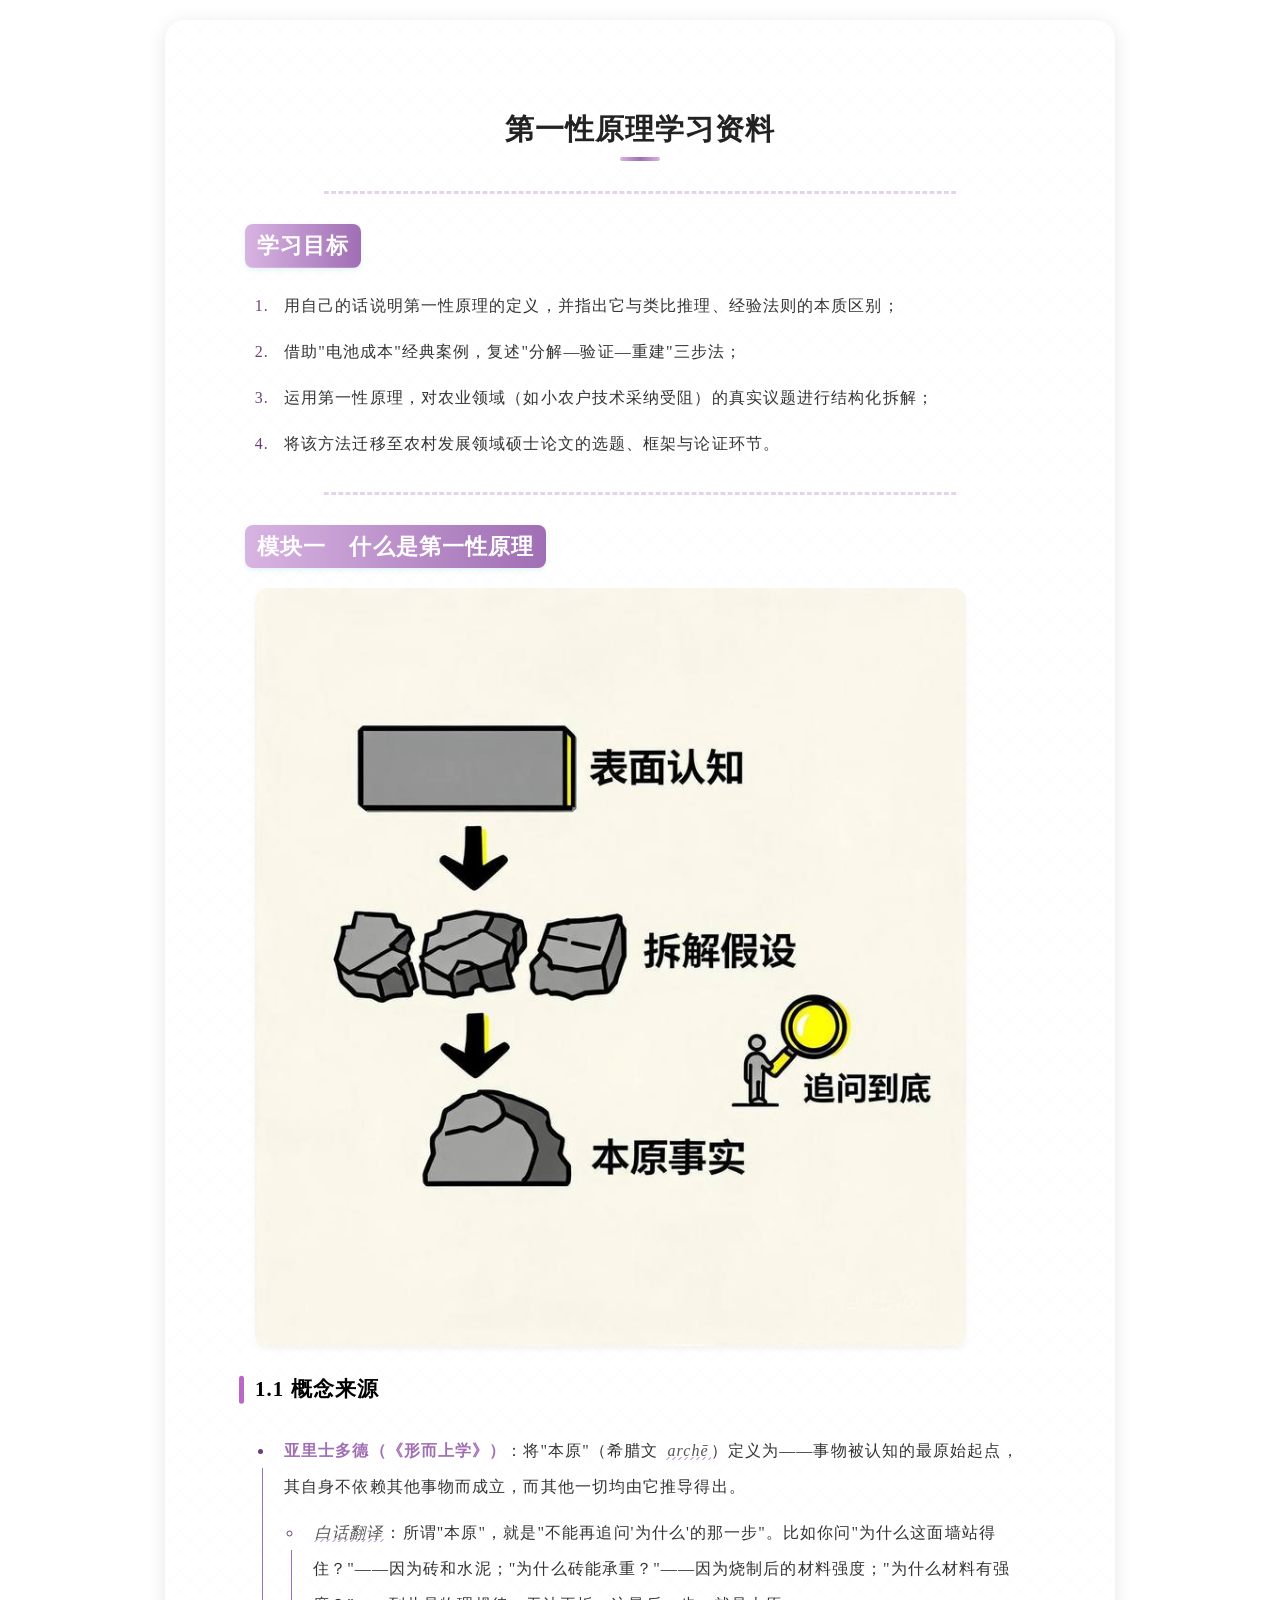
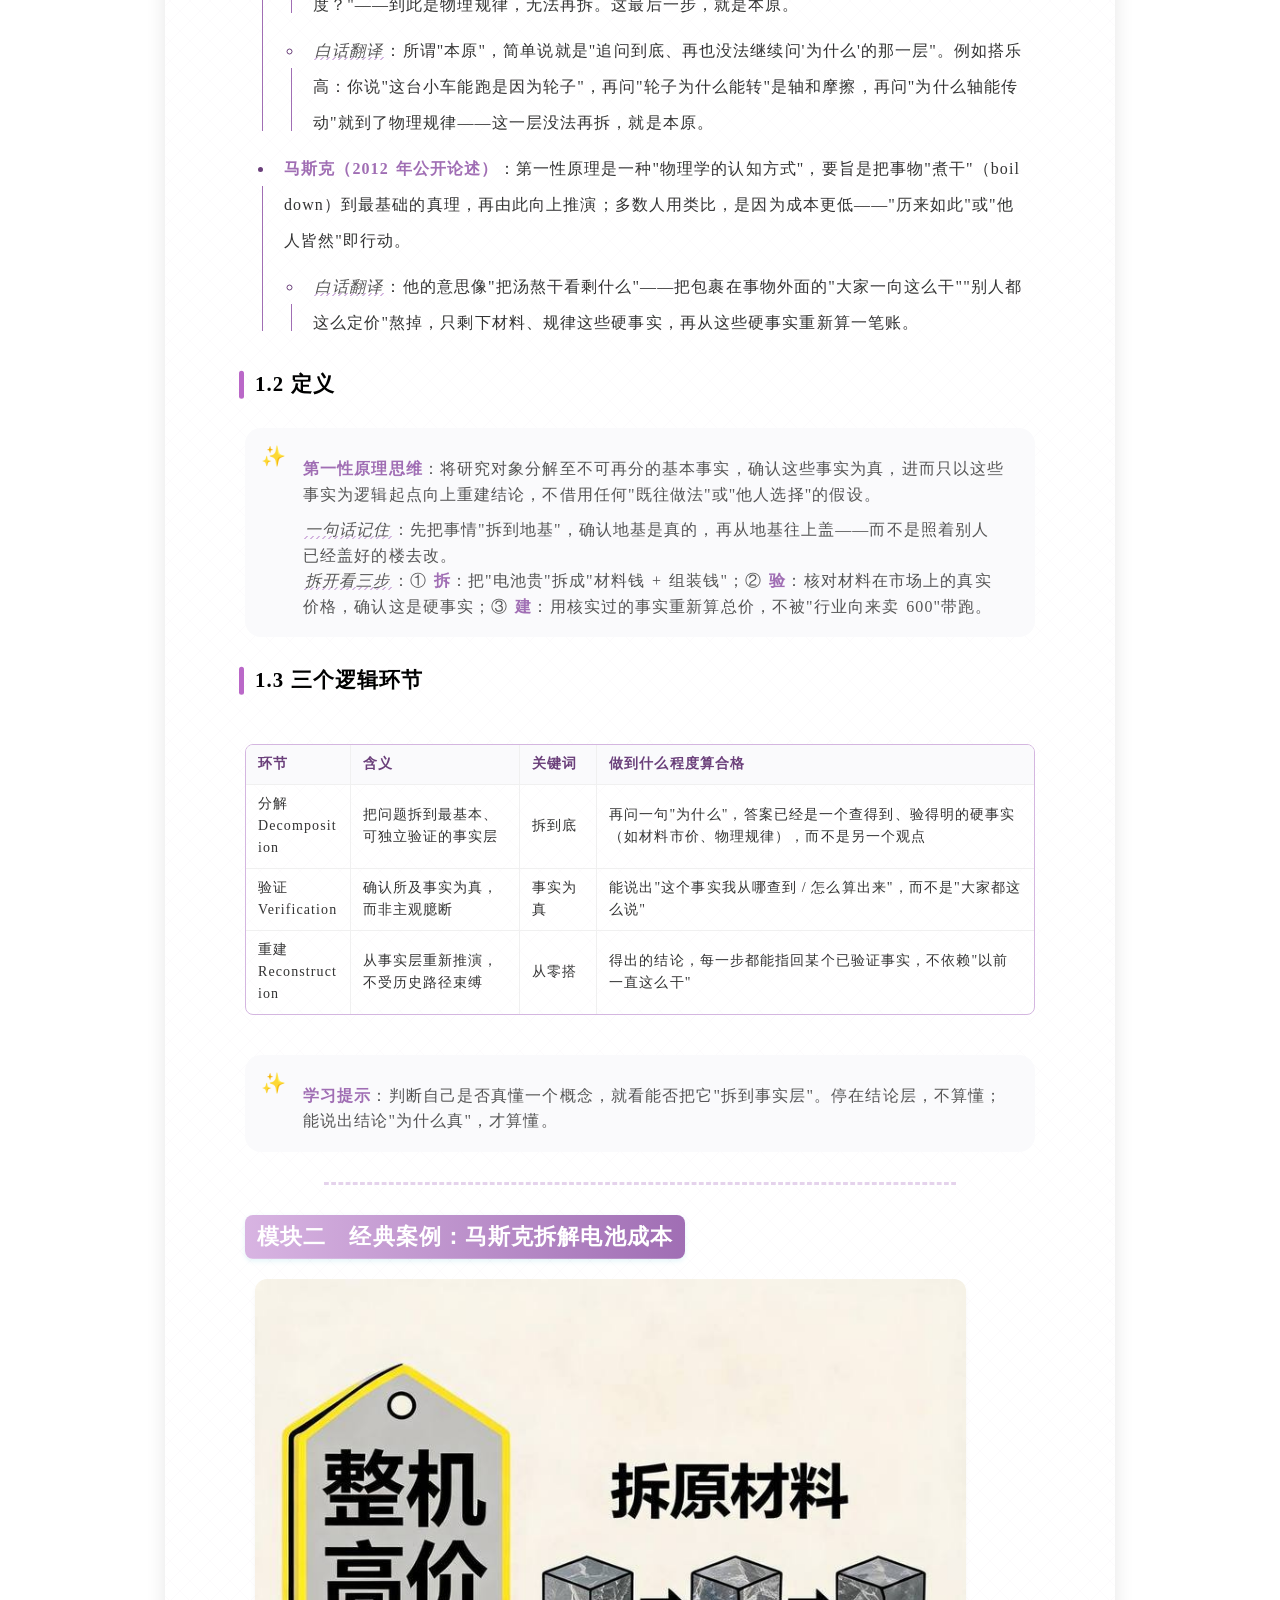
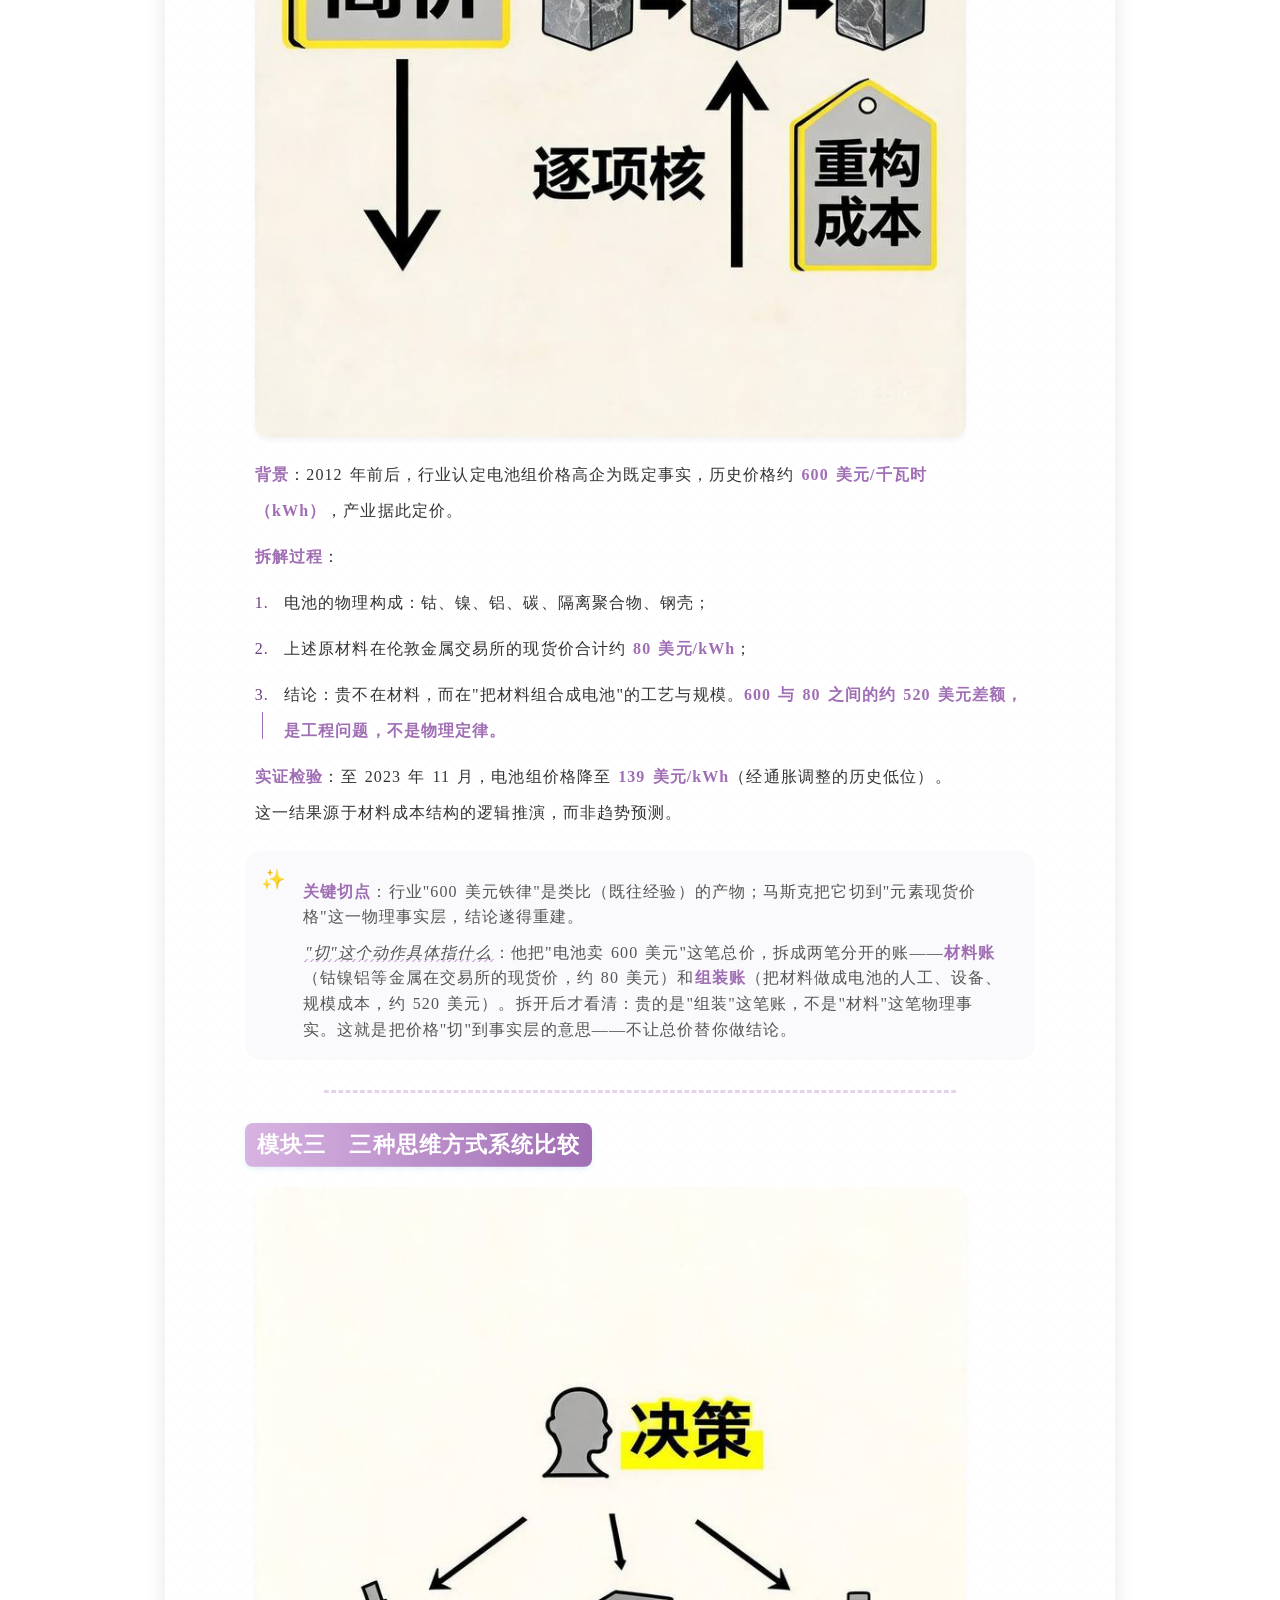
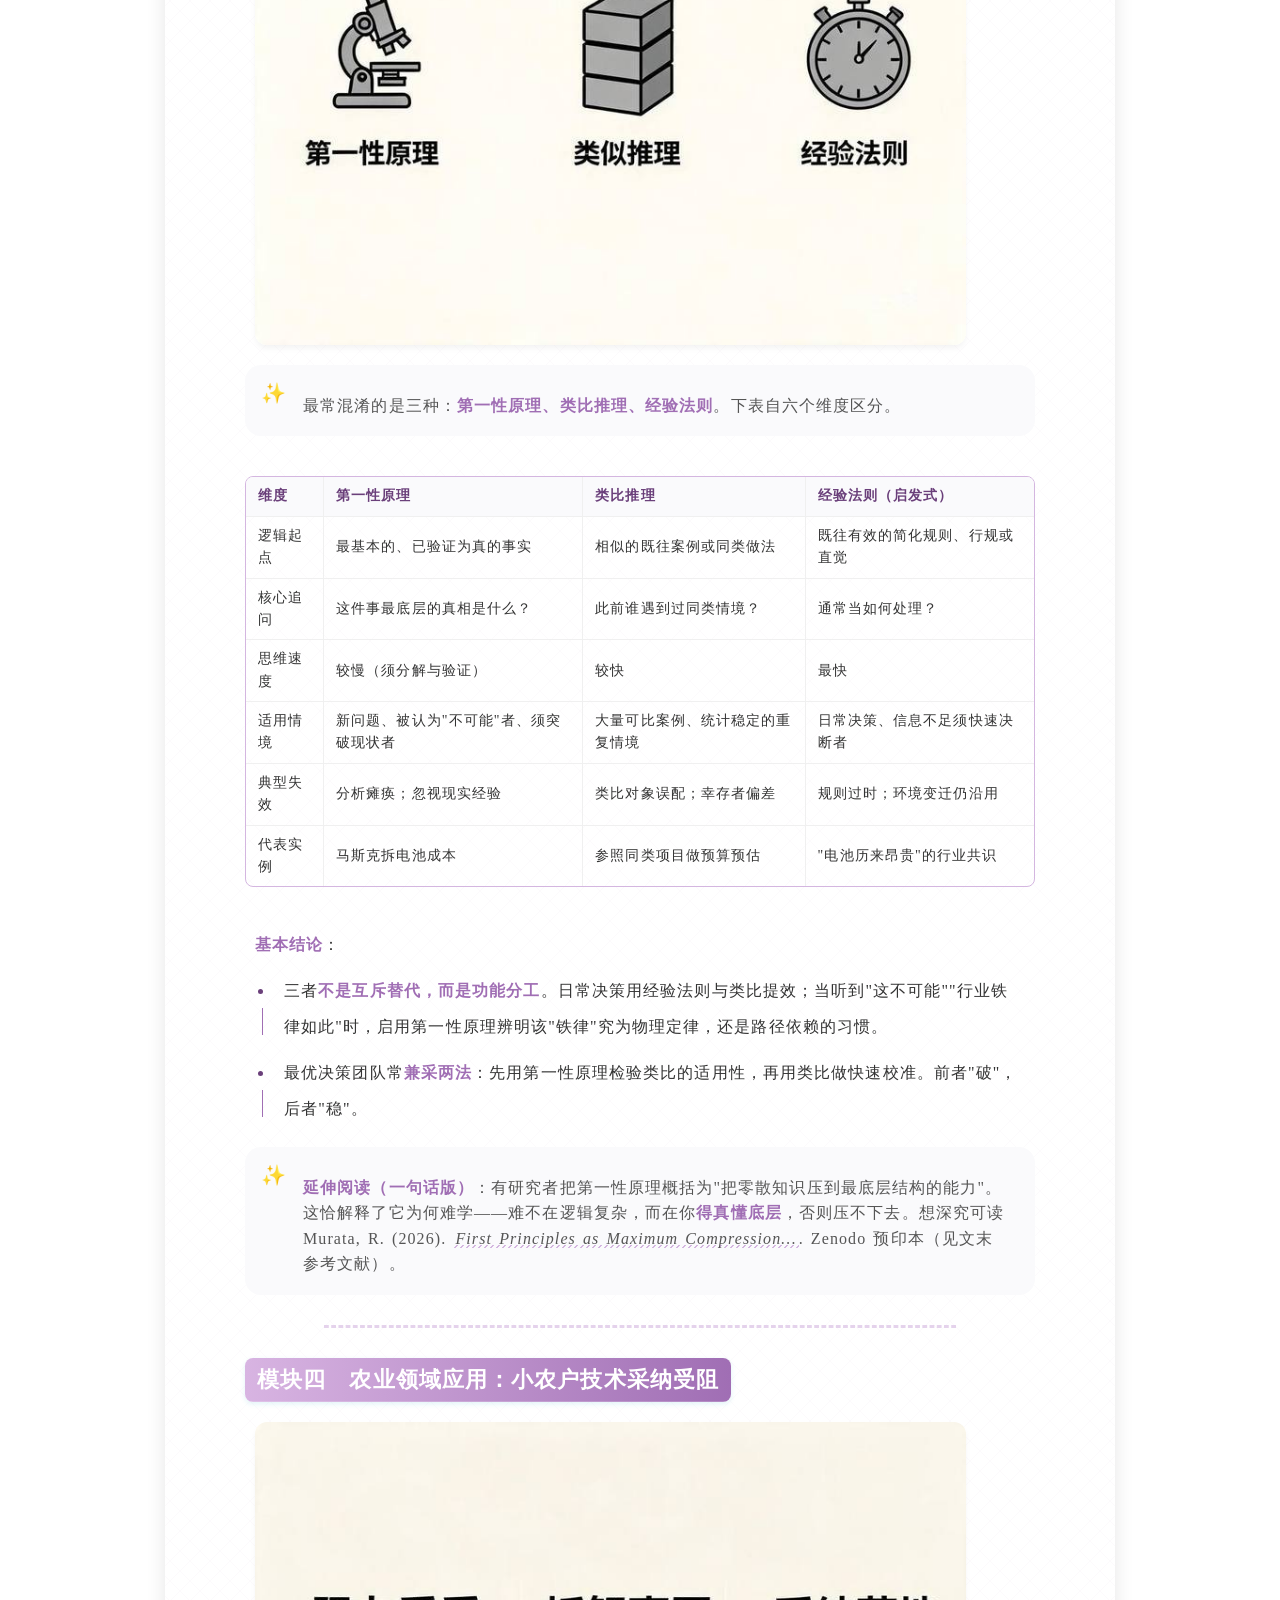
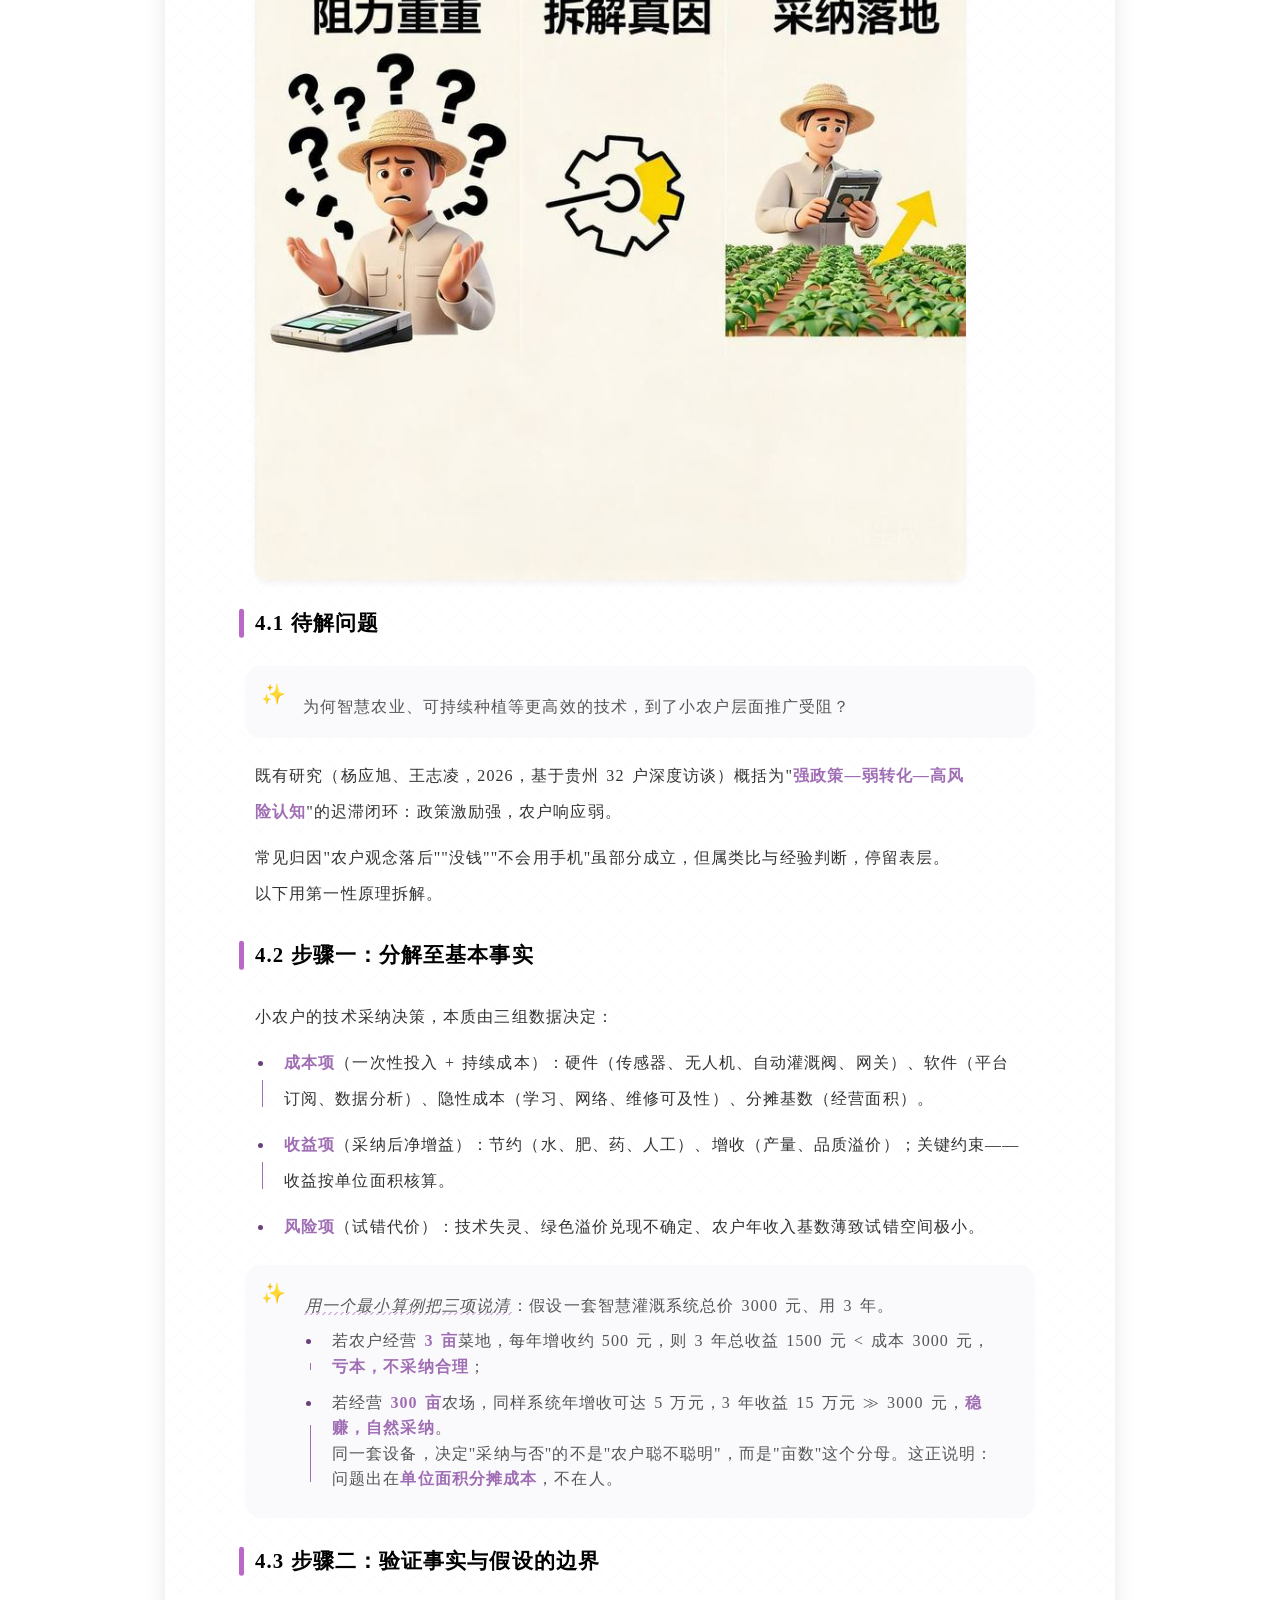
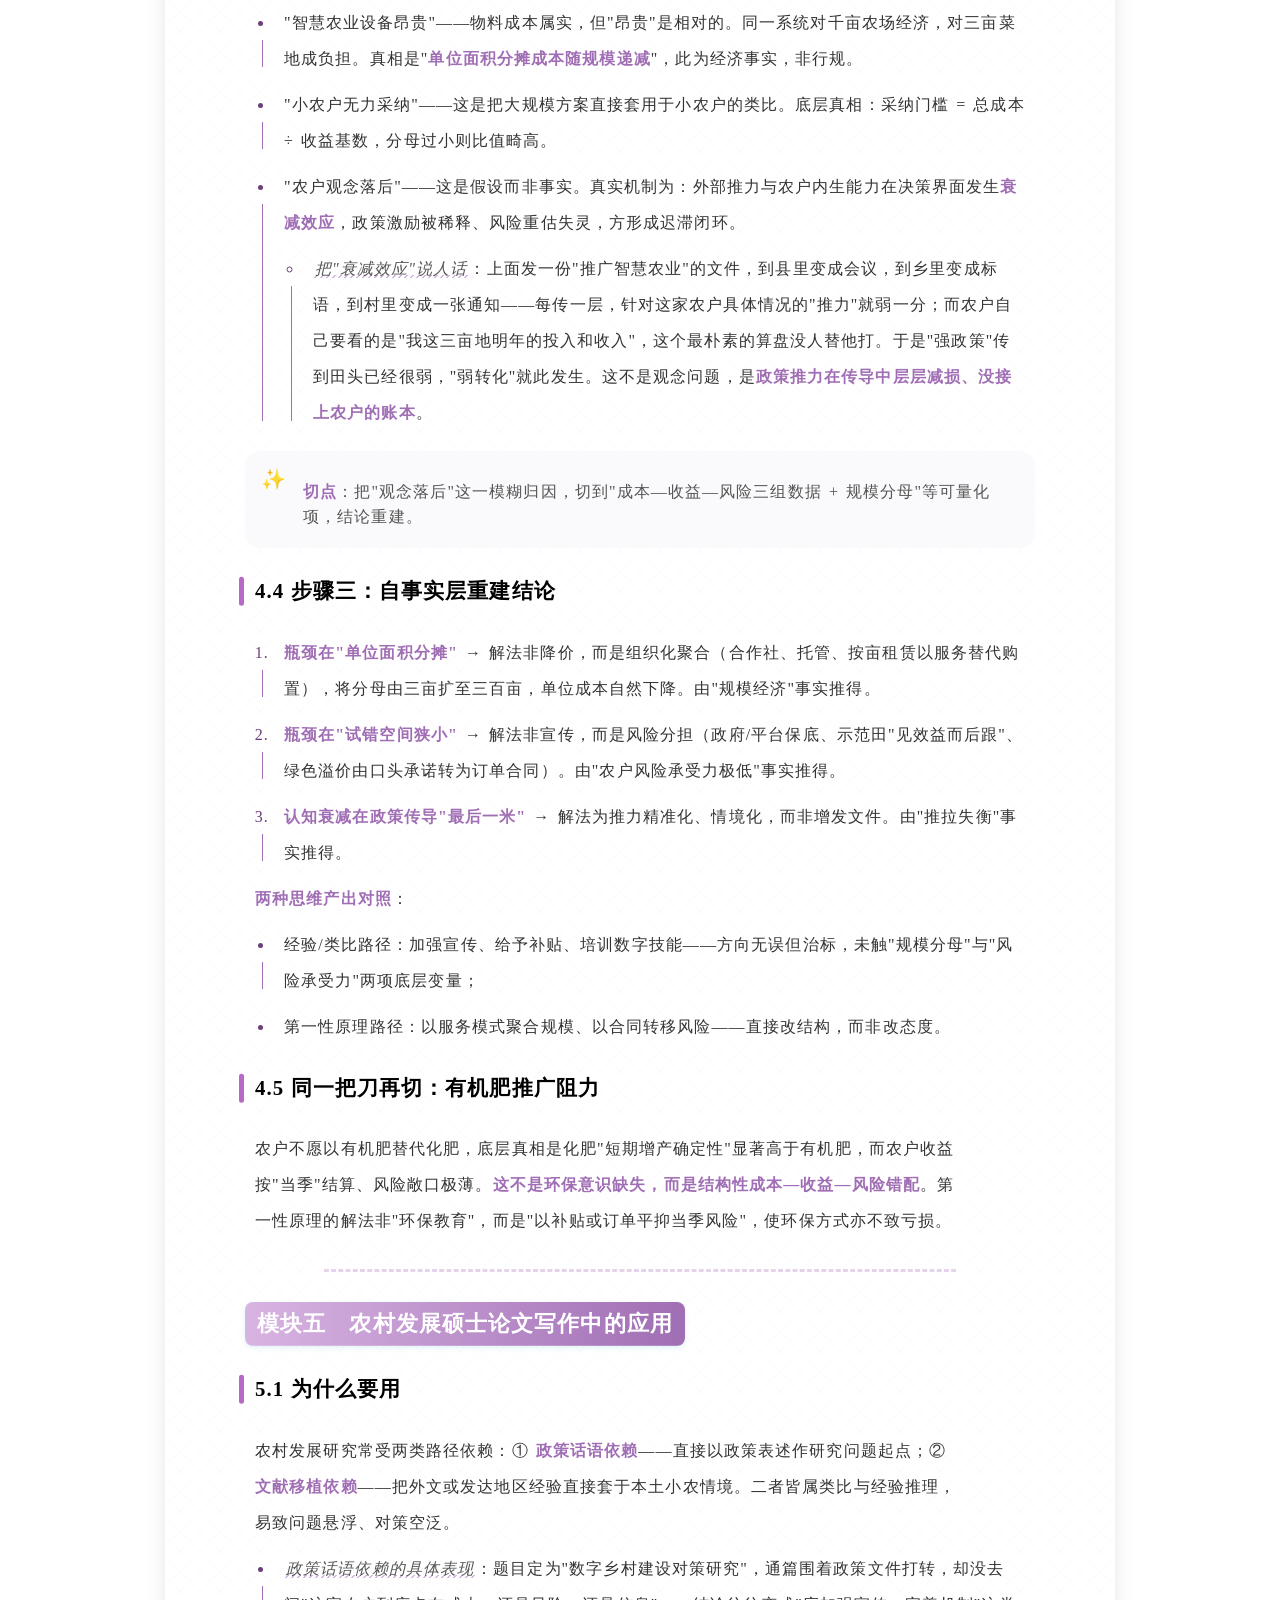
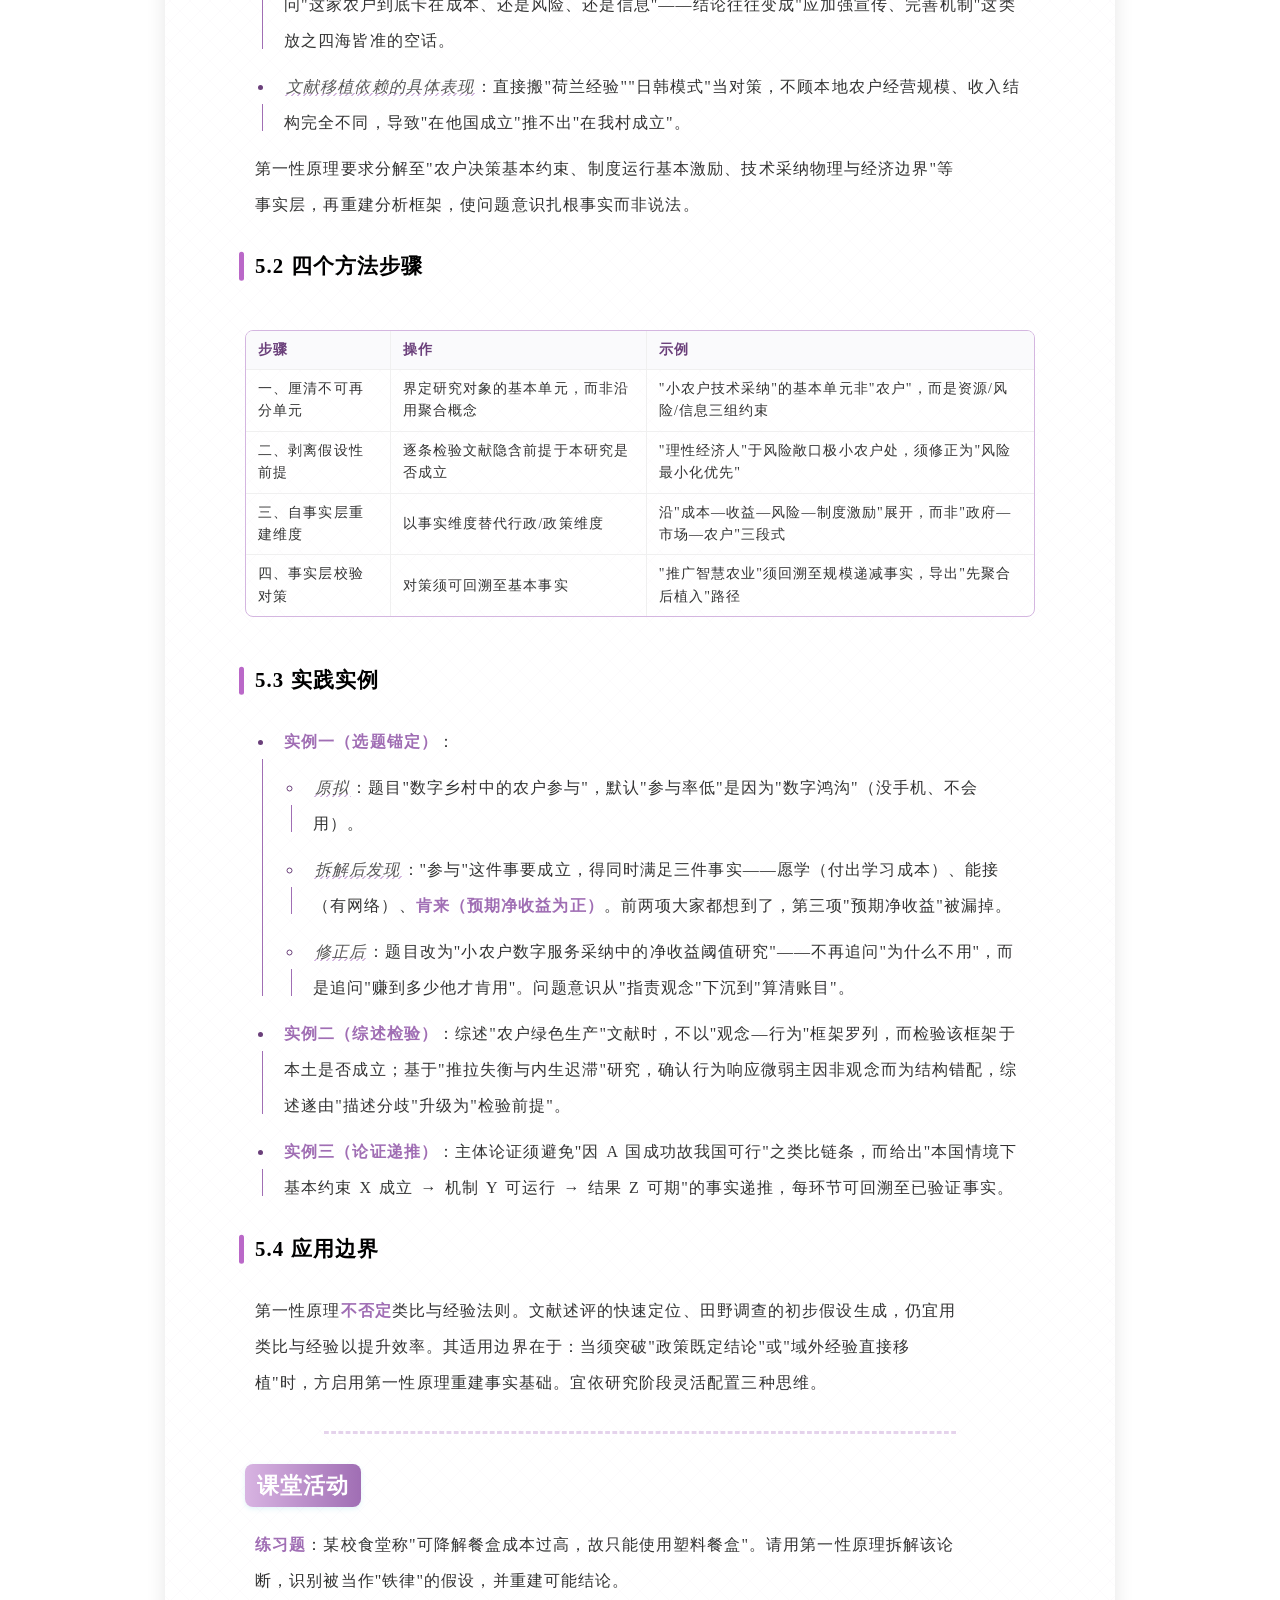
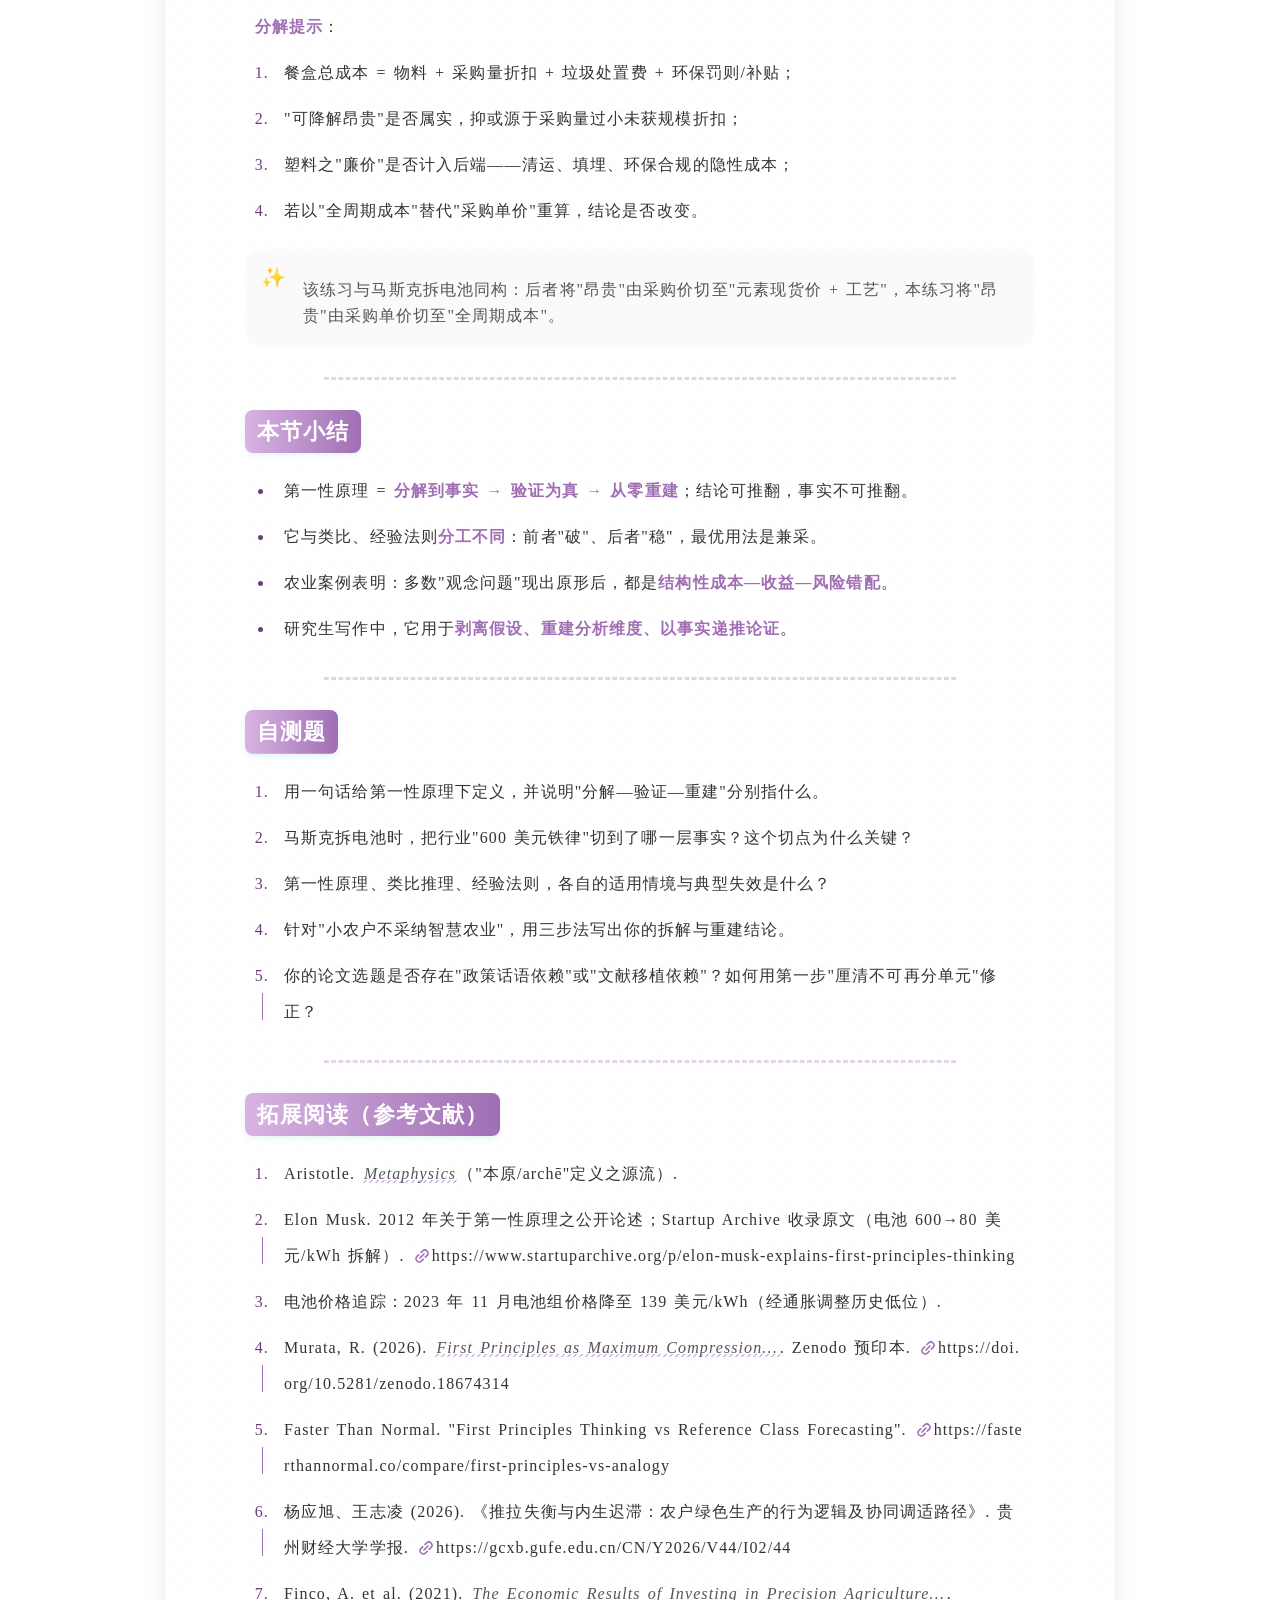
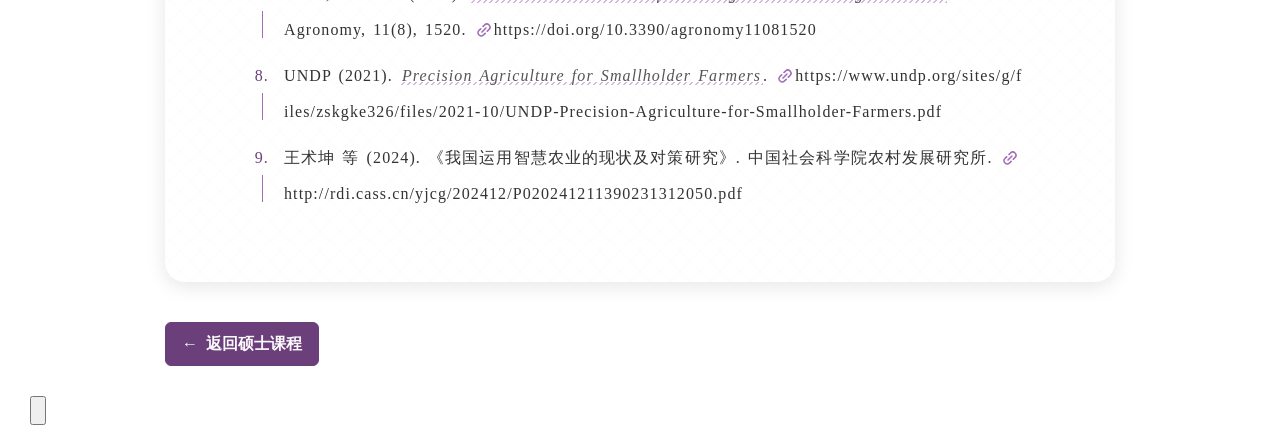
<file: 第一性原理/index.html>
<!doctype html>
<html>
<head>
  <script src="../assets/theme.js"></script>
<meta charset='UTF-8'><meta name='viewport' content='width=device-width initial-scale=1'><style type='text/css'>html {overflow-x: initial !important;}</style>
<style type='text/css'  id="style-base">:root { --bg-color: #ffffff; --text-color: #333333; --select-text-bg-color: #B5D6FC; --select-text-font-color: auto; --monospace: "Lucida Console",Consolas,"Courier",monospace; --title-bar-height: 20px; }
.mac-os-11 { --title-bar-height: 28px; }
html { font-size: 14px; background-color: var(--bg-color); color: var(--text-color); font-family: "Helvetica Neue", Helvetica, Arial, "Segoe UI Emoji", "SF Pro", sans-serif; -webkit-font-smoothing: antialiased; }
h1, h2, h3, h4, h5 { white-space: pre-wrap; }
body { margin: 0px; padding: 0px; height: auto; inset: 0px; font-size: 1rem; line-height: 1.42857; overflow-x: hidden; background: inherit; }
iframe { margin: auto; }
a.url { word-break: break-all; }
a:active, a:hover { outline: 0px; }
.in-text-selection, ::selection { text-shadow: none; background: var(--select-text-bg-color); color: var(--select-text-font-color); }
#write { margin: 0px auto; height: auto; width: inherit; word-break: normal; overflow-wrap: break-word; position: relative; white-space: normal; overflow-x: visible; padding-top: 36px; }
#write.first-line-indent p { text-indent: 2em; }
#write.first-line-indent li p, #write.first-line-indent p *, #write.first-line-indent svg * { text-indent: 0px; }
#write.first-line-indent li { margin-left: 2em; }
.for-image #write { padding-left: 8px; padding-right: 8px; }
body.typora-export { padding-left: 30px; padding-right: 30px; }
.typora-export .footnote-line, .typora-export li, .typora-export p { white-space: pre-wrap; }
.typora-export .task-list-item input { pointer-events: none; }
@media screen and (max-width: 500px) {
  body.typora-export { padding-left: 0px; padding-right: 0px; }
  #write { padding-left: 20px; padding-right: 20px; }
}
#write li > figure:last-child { margin-bottom: 0.5rem; }
#write ol, #write ul { position: relative; }
img { max-width: 100%; vertical-align: middle; image-orientation: from-image; }
img:not([height]) { height: auto; }
button, input, select, textarea { color: inherit; font: inherit; }
input[type="checkbox"], input[type="radio"] { line-height: normal; padding: 0px; }
*, ::after, ::before { box-sizing: border-box; }
#write h1, #write h2, #write h3, #write h4, #write h5, #write h6, #write p, #write pre { width: inherit; position: relative; }
#write svg h1, #write svg h2, #write svg h3, #write svg h4, #write svg h5, #write svg h6, #write svg p { position: static; }
svg sub, svg sup { position: static; }
.nodeLabel p { padding-right: 2px; padding-left: 2px; }
.typora-export .nodeLabel p { padding-right: 0px; padding-left: 0px; }
foreignobject { overflow: visible; }
p { line-height: inherit; }
h1, h2, h3, h4, h5, h6 { break-after: avoid-page; break-inside: avoid; orphans: 4; }
p { orphans: 4; }
li p { orphans: 1; }
h1 { font-size: 2rem; }
h2 { font-size: 1.8rem; }
h3 { font-size: 1.6rem; }
h4 { font-size: 1.4rem; }
h5 { font-size: 1.2rem; }
h6 { font-size: 1rem; }
.md-math-block, .md-rawblock, h1, h2, h3, h4, h5, h6, p { margin-top: 1rem; margin-bottom: 1rem; }
.hidden { display: none; }
.md-blockmeta { color: rgb(204, 204, 204); font-weight: 700; font-style: italic; }
a { cursor: pointer; }
sup.md-footnote { padding: 2px 4px; background-color: rgba(238, 238, 238, 0.7); color: rgb(85, 85, 85); border-radius: 4px; cursor: pointer; }
sup.md-footnote a, sup.md-footnote a:hover { color: inherit; text-transform: inherit; text-decoration: inherit; }
#write input[type="checkbox"] { cursor: pointer; width: inherit; height: inherit; }
figure { overflow-x: auto; margin: 1.2em 0px; max-width: calc(100% + 16px); padding: 0px; }
figure > table { margin: 0px; }
thead, tr { break-inside: avoid; break-after: auto; }
thead { display: table-header-group; }
table { border-collapse: collapse; border-spacing: 0px; width: 100%; overflow: auto; break-inside: auto; text-align: left; }
table.md-table td { min-width: 32px; }
.CodeMirror-gutters { border-right: 0px; background-color: inherit; }
.CodeMirror-linenumber { user-select: none; }
.CodeMirror { text-align: left; }
.CodeMirror-placeholder { opacity: 0.3; }
.CodeMirror pre { padding: 0px 4px; }
.CodeMirror-lines { padding: 0px; }
div.hr:focus { cursor: none; }
#write pre { white-space: pre-wrap; }
#write.fences-no-line-wrapping pre { white-space: pre; }
#write pre.ty-contain-cm { white-space: normal; }
.CodeMirror-gutters { margin-right: 4px; }
.md-fences { font-size: 0.9rem; display: block; break-inside: avoid; text-align: left; overflow: visible; white-space: pre; background: inherit; position: relative !important; }
.md-fences-adv-panel { width: 100%; margin-top: 10px; text-align: center; padding-top: 0px; padding-bottom: 8px; overflow-x: auto; }
#write .md-fences.mock-cm { white-space: pre-wrap; }
.md-fences.md-fences-with-lineno { padding-left: 0px; }
#write.fences-no-line-wrapping .md-fences.mock-cm { white-space: pre; overflow-x: auto; }
.md-fences.mock-cm.md-fences-with-lineno { padding-left: 8px; }
.CodeMirror-line, twitterwidget { break-inside: avoid; }
svg { break-inside: avoid; }
.footnotes { opacity: 0.8; font-size: 0.9rem; margin-top: 1em; margin-bottom: 1em; }
.footnotes + .footnotes { margin-top: 0px; }
.md-reset { margin: 0px; padding: 0px; border: 0px; outline: 0px; vertical-align: top; background: 0px 0px; text-decoration: none; text-shadow: none; float: none; position: static; width: auto; height: auto; white-space: nowrap; cursor: inherit; -webkit-tap-highlight-color: transparent; line-height: normal; font-weight: 400; text-align: left; box-sizing: content-box; direction: ltr; }
li div { padding-top: 0px; }
blockquote { margin: 1rem 0px; }
li .mathjax-block, li p { margin: 0.5rem 0px; }
li blockquote { margin: 1rem 0px; }
li { margin: 0px; position: relative; }
blockquote > :last-child { margin-bottom: 0px; }
blockquote > :first-child, li > :first-child { margin-top: 0px; }
.footnotes-area { color: rgb(136, 136, 136); margin-top: 0.714rem; padding-bottom: 0.143rem; white-space: normal; }
#write .footnote-line { white-space: pre-wrap; }
@media print {
  body, html { border: 1px solid transparent; height: 99%; break-after: avoid; break-before: avoid; font-variant-ligatures: no-common-ligatures; }
  #write { margin-top: 0px; border-color: transparent !important; padding-top: 0px !important; padding-bottom: 0px !important; }
  .typora-export * { -webkit-print-color-adjust: exact; }
  .typora-export #write { break-after: avoid; }
  .typora-export #write::after { height: 0px; }
  .is-mac table { break-inside: avoid; }
  #write > p:nth-child(1) { margin-top: 0px; }
  .typora-export-show-outline .typora-export-sidebar { display: none; }
  figure { overflow-x: visible; }
}
.footnote-line { margin-top: 0.714em; font-size: 0.7em; }
a img, img a { cursor: pointer; }
pre.md-meta-block { font-size: 0.8rem; min-height: 0.8rem; white-space: pre-wrap; background: rgb(204, 204, 204); display: block; overflow-x: hidden; }
p > .md-image:only-child:not(.md-img-error) img, p > img:only-child { display: block; margin: auto; }
#write.first-line-indent p > .md-image:only-child:not(.md-img-error) img { left: -2em; position: relative; }
p > .md-image:only-child { display: inline-block; width: 100%; }
#write .MathJax_Display { margin: 0.8em 0px 0px; }
.md-math-block { width: 100%; }
.md-math-block:not(:empty)::after { display: none; }
.MathJax_ref { fill: currentcolor; }
[contenteditable="true"]:active, [contenteditable="true"]:focus, [contenteditable="false"]:active, [contenteditable="false"]:focus { outline: 0px; box-shadow: none; }
.md-task-list-item { position: relative; list-style-type: none; }
.task-list-item.md-task-list-item { padding-left: 0px; }
.md-task-list-item > input { position: absolute; top: 0px; left: 0px; margin-left: -1.2em; margin-top: calc(1em - 10px); border: none; }
.math { font-size: 1rem; }
.md-toc { min-height: 3.58rem; position: relative; font-size: 0.9rem; border-radius: 10px; }
.md-toc-content { position: relative; margin-left: 0px; }
.md-toc-content::after, .md-toc::after { display: none; }
.md-toc-item { display: block; color: rgb(65, 131, 196); }
.md-toc-item a { text-decoration: none; }
.md-toc-inner:hover { text-decoration: underline; }
.md-toc-inner { display: inline-block; cursor: pointer; }
.md-toc-h1 .md-toc-inner { margin-left: 0px; font-weight: 700; }
.md-toc-h2 .md-toc-inner { margin-left: 2em; }
.md-toc-h3 .md-toc-inner { margin-left: 4em; }
.md-toc-h4 .md-toc-inner { margin-left: 6em; }
.md-toc-h5 .md-toc-inner { margin-left: 8em; }
.md-toc-h6 .md-toc-inner { margin-left: 10em; }
@media screen and (max-width: 48em) {
  .md-toc-h3 .md-toc-inner { margin-left: 3.5em; }
  .md-toc-h4 .md-toc-inner { margin-left: 5em; }
  .md-toc-h5 .md-toc-inner { margin-left: 6.5em; }
  .md-toc-h6 .md-toc-inner { margin-left: 8em; }
}
a.md-toc-inner { font-size: inherit; font-style: inherit; font-weight: inherit; line-height: inherit; }
.footnote-line a:not(.reversefootnote) { color: inherit; }
.reversefootnote { font-family: ui-monospace, sans-serif; }
.md-attr { display: none; }
.md-fn-count::after { content: "."; }
code, pre, samp, tt { font-family: var(--monospace); }
kbd { margin: 0px 0.1em; padding: 0.1em 0.6em; font-size: 0.8em; color: rgb(36, 39, 41); background: rgb(255, 255, 255); border: 1px solid rgb(173, 179, 185); border-radius: 3px; box-shadow: rgba(12, 13, 14, 0.2) 0px 1px 0px, rgb(255, 255, 255) 0px 0px 0px 2px inset; white-space: nowrap; vertical-align: middle; }
.md-comment { color: rgb(162, 127, 3); opacity: 0.6; font-family: var(--monospace); }
code { text-align: left; vertical-align: initial; }
a.md-print-anchor { white-space: pre !important; border-width: initial !important; border-style: none !important; border-color: initial !important; display: inline-block !important; position: absolute !important; width: 1px !important; right: 0px !important; outline: 0px !important; background: 0px 0px !important; text-decoration: initial !important; text-shadow: initial !important; }
.os-windows.monocolor-emoji .md-emoji { font-family: "Segoe UI Symbol", sans-serif; }
.md-diagram-panel > svg { max-width: 100%; }
[lang="flow"] svg, [lang="mermaid"] svg { max-width: 100%; height: auto; }
[lang="mermaid"] .node text { font-size: 1rem; }
table tr th { border-bottom: 0px; }
video { max-width: 100%; display: block; margin: 0px auto; }
iframe { max-width: 100%; width: 100%; border: none; }
.highlight td, .highlight tr { border: 0px; }
mark { background: rgb(255, 255, 0); color: rgb(0, 0, 0); }
.md-html-inline .md-plain, .md-html-inline strong, mark .md-inline-math, mark strong { color: inherit; }
.md-expand mark .md-meta { opacity: 0.3 !important; }
mark .md-meta { color: rgb(0, 0, 0); }
@media print {
  .typora-export h1, .typora-export h2, .typora-export h3, .typora-export h4, .typora-export h5, .typora-export h6 { break-inside: avoid; }
}
.md-diagram-panel .messageText { stroke: none !important; }
.md-diagram-panel .start-state { fill: var(--node-fill); }
.md-diagram-panel .edgeLabel rect { opacity: 1 !important; }
.md-fences.md-fences-math { font-size: 1em; }
.md-fences-advanced:not(.md-focus) { padding: 0px; white-space: nowrap; border: 0px; }
.md-fences-advanced:not(.md-focus) { background: inherit; }
.mermaid-svg { margin: auto; }
.typora-export-show-outline .typora-export-content { max-width: 1440px; margin: auto; display: flex; flex-direction: row; }
.typora-export-sidebar { width: 300px; font-size: 0.8rem; margin-top: 80px; margin-right: 18px; }
.typora-export-show-outline #write { --webkit-flex: 2; flex: 2 1 0%; }
.typora-export-sidebar .outline-content { position: fixed; top: 0px; max-height: 100%; overflow: hidden auto; padding-bottom: 30px; padding-top: 60px; width: 300px; }
@media screen and (max-width: 1024px) {
  .typora-export-sidebar, .typora-export-sidebar .outline-content { width: 240px; }
}
@media screen and (max-width: 800px) {
  .typora-export-sidebar { display: none; }
}
.outline-content li, .outline-content ul { margin-left: 0px; margin-right: 0px; padding-left: 0px; padding-right: 0px; list-style: none; overflow-wrap: anywhere; }
.outline-content ul { margin-top: 0px; margin-bottom: 0px; }
.outline-content strong { font-weight: 400; }
.outline-expander { width: 1rem; height: 1.42857rem; position: relative; display: table-cell; vertical-align: middle; cursor: pointer; padding-left: 4px; }
.outline-expander::before { content: ""; position: relative; font-family: Ionicons; display: inline-block; font-size: 8px; vertical-align: middle; }
.outline-item { padding-top: 3px; padding-bottom: 3px; cursor: pointer; }
.outline-expander:hover::before { content: ""; }
.outline-h1 > .outline-item { padding-left: 0px; }
.outline-h2 > .outline-item { padding-left: 1em; }
.outline-h3 > .outline-item { padding-left: 2em; }
.outline-h4 > .outline-item { padding-left: 3em; }
.outline-h5 > .outline-item { padding-left: 4em; }
.outline-h6 > .outline-item { padding-left: 5em; }
.outline-label { cursor: pointer; display: table-cell; vertical-align: middle; text-decoration: none; color: inherit; }
.outline-label:hover { text-decoration: underline; }
.outline-item:hover { border-color: rgb(245, 245, 245); background-color: var(--item-hover-bg-color); }
.outline-item:hover { margin-left: -28px; margin-right: -28px; border-left: 28px solid transparent; border-right: 28px solid transparent; }
.outline-item-single .outline-expander::before, .outline-item-single .outline-expander:hover::before { display: none; }
.outline-item-open > .outline-item > .outline-expander::before { content: ""; }
.outline-children { display: none; }
.info-panel-tab-wrapper { display: none; }
.outline-item-open > .outline-children { display: block; }
.typora-export .outline-item { padding-top: 1px; padding-bottom: 1px; }
.typora-export .outline-item:hover { margin-right: -8px; border-right: 8px solid transparent; }
.typora-export .outline-expander::before { content: "+"; font-family: inherit; top: -1px; }
.typora-export .outline-expander:hover::before, .typora-export .outline-item-open > .outline-item > .outline-expander::before { content: "−"; }
.typora-export-collapse-outline .outline-children { display: none; }
.typora-export-collapse-outline .outline-item-open > .outline-children, .typora-export-no-collapse-outline .outline-children { display: block; }
.typora-export-no-collapse-outline .outline-expander::before { content: "" !important; }
.typora-export-show-outline .outline-item-active > .outline-item .outline-label { font-weight: 700; }
.md-inline-math-container mjx-container { zoom: 0.95; }
mjx-container { break-inside: avoid; }
.md-alert.md-alert-note { border-left-color: rgb(9, 105, 218); }
.md-alert.md-alert-important { border-left-color: rgb(130, 80, 223); }
.md-alert.md-alert-warning { border-left-color: rgb(154, 103, 0); }
.md-alert.md-alert-tip { border-left-color: rgb(31, 136, 61); }
.md-alert.md-alert-caution { border-left-color: rgb(207, 34, 46); }
.md-alert { padding: 0px 1em; margin-bottom: 16px; color: inherit; border-left: 0.25em solid rgb(0, 0, 0); }
.md-alert-text-note { color: rgb(9, 105, 218); }
.md-alert-text-important { color: rgb(130, 80, 223); }
.md-alert-text-warning { color: rgb(154, 103, 0); }
.md-alert-text-tip { color: rgb(31, 136, 61); }
.md-alert-text-caution { color: rgb(207, 34, 46); }
.md-alert-text { font-size: 0.9rem; font-weight: 700; }
.md-alert-text svg { fill: currentcolor; position: relative; top: 0.125em; margin-right: 1ch; overflow: visible; }
.md-alert-text-container::after { content: attr(data-text); text-transform: capitalize; pointer-events: none; margin-right: 1ch; }

</style>
<style type='text/css'  id="style-theme_css">html {
    font-size: 16px;
    font-family: "LXGW WenKai"
}

#write {
    max-width: var(--max-width);
    margin: 0 auto;
    padding: 15px;
    line-height: 2.25;
    color: #000;
    letter-spacing: 1.1px;
    word-break: break-word;
    word-wrap: break-word;
    text-align: left;
    position: relative;
    z-index: 0
}

#write::before {
    content: "";
    position: absolute;
    top: 0;
    left: 0;
    right: 0;
    bottom: 0;
    pointer-events: none;
    z-index: -1;
    background-color: var(--element-color);
    opacity: .12;
    -webkit-mask-image: var(--bg-style);
    mask-image: var(--bg-style);
    -webkit-mask-size: 20px 20px;
    mask-size: 20px 20px;
    -webkit-mask-repeat: repeat;
    mask-repeat: repeat;
    -webkit-mask-position: center;
    mask-position: center
}

#write p {
    color: #333;
    margin: 10px 10px;
    font-family: Optima-Regular, Optima, "LXGW WenKai", PingFangSC-light, PingFangTC-light, "PingFang SC", Cambria, Cochin, Georgia, Times, "Times New Roman", serif;
    font-size: 1rem;
    word-spacing: 2px
}

#write h3.md-heading:after,
h4.md-heading:after,
h5.md-heading:after,
h6.md-heading:after {
    content: " ";
    display: inline-block;
    height: 2em;
    width: 2em;
    vertical-align: top;
    margin-left: -2px;
    background-color: var(--element-color-shallow);
    -webkit-mask-repeat: no-repeat;
    -webkit-mask-position: center;
    -webkit-mask-size: 24px 24px;
    mask-repeat: no-repeat;
    mask-position: center;
    mask-size: 24px 24px
}

#write h3.md-heading:after {
    -webkit-mask-image: var(--h3-icon-shape);
    mask-image: var(--h3-icon-shape)
}

#write h4.md-heading:after {
    -webkit-mask-image: var(--h4-icon-shape);
    mask-image: var(--h4-icon-shape)
}

#write h5.md-heading:after {
    -webkit-mask-image: var(--h5-icon-shape);
    mask-image: var(--h5-icon-shape)
}

#write h6.md-heading:after {
    -webkit-mask-image: var(--h6-icon-shape);
    mask-image: var(--h6-icon-shape)
}

#write h1 {
    text-align: center;
    font-size: 1.8rem;
    font-weight: 700;
    margin: 1em auto .8em;
    line-height: 1.4;
    width: fit-content;
    min-width: 120px;
    min-height: 1.4em;
    color: #222;
    position: relative;
    padding-bottom: 12px;
    transition: color .3s ease, transform .3s ease;
    border-bottom: none
}

#write h1::after {
    content: '';
    position: absolute;
    bottom: 0;
    left: 50%;
    width: 40px;
    height: 4px;
    border-radius: 4px;
    background: var(--head-title-h2-background);
    background-size: 100% auto;
    transform: translateX(-50%);
    transition: width .4s cubic-bezier(.25, .8, .25, 1)
}

#write h1:not(.md-focus):hover {
    color: var(--head-title-color);
    transform: translateY(-2px)
}

#write h1.md-focus::after,
#write h1:focus::after,
#write h1:hover::after {
    width: 100%
}

#write h2 {
    color: var(--head-title-h2-color);
    font-size: 1.4rem;
    line-height: 1.5;
    width: fit-content;
    font-weight: 700;
    margin: 20px 0;
    padding: 5px 12px;
    border-radius: 8px;
    background: var(--head-title-h2-background);
    background-size: 200% auto;
    background-position: 0 center;
    box-shadow: 0 2px 5px rgba(61, 184, 211, .15);
    transition: background-position .5s ease-out, transform .4s ease, box-shadow .4s ease
}

#write h2:hover {
    background-position: 100% center;
    transform: scale(1.01);
    box-shadow: 0 8px 20px rgba(61, 184, 211, .35)
}

#write h3 {
    position: relative;
    width: fit-content;
    margin: 20px 0;
    text-align: left;
    font-size: 1.3rem;
    padding-left: 10px;
    transition: all .3s cubic-bezier(.25, .8, .25, 1)
}

#write h3 {
    position: relative;
    width: fit-content;
    margin: 20px 0;
    text-align: left;
    font-size: 1.3rem;
    padding-left: 10px;
    transition: all .3s cubic-bezier(.25, .8, .25, 1)
}

#write h3::before {
    content: '';
    position: absolute;
    left: -6px;
    top: 50%;
    transform: translateY(-50%);
    width: 5px;
    height: 61%;
    border-radius: 4px;
    background-color: var(--head-title-color);
    transition: all .3s cubic-bezier(.25, .8, .25, 1)
}

#write h3 span {
    border-bottom: 2px hidden var(--head-title-color);
    transition: color .3s ease
}

#write h3:hover {
    padding-left: 18px;
    color: var(--head-title-color);
    cursor: pointer
}

#write h3:hover::before {
    height: 66%;
    background-color: var(--head-title-color);
    width: 7px
}

#write h4,
#write h5,
#write h6 {
    transition: color .3s ease, transform .3s ease
}

#write h4::before,
#write h5::before,
#write h6::before {
    transition: all .3s cubic-bezier(.34, 1.56, .64, 1)
}

#write h4 {
    margin: 20px 0;
    font-size: 1.15rem;
    text-align: left
}

#write h4::before {
    content: "";
    margin-right: 7px;
    display: inline-block;
    background-color: var(--head-title-color);
    width: 10px;
    height: 10px;
    border-radius: 100%;
    border: var(--head-title-color) 1px solid;
    vertical-align: inherit
}

#write h4:hover::before {
    transform: scale(1.3);
    box-shadow: 0 0 0 4px var(--element-color-soo-shallow)
}

#write h5 {
    margin: 23px 0;
    font-size: 1.1rem;
    text-align: left
}

#write h5::before {
    content: "";
    margin-right: 7px;
    display: inline-block;
    background-color: #fff;
    width: 10px;
    height: 10px;
    border-radius: 100%;
    border: var(--head-title-color) 2px solid;
    vertical-align: inherit;
    box-sizing: border-box
}

#write h5:hover::before {
    background-color: var(--head-title-color);
    transform: scale(1.2);
    box-shadow: 0 0 0 3px var(--element-color-soo-shallow)
}

#write h6 {
    margin: 23px 0;
    font-size: 1.1rem;
    text-align: left
}

#write h6::before {
    content: "-";
    color: var(--head-title-color);
    margin-right: 7px;
    display: inline-block;
    vertical-align: inherit
}

#write h6:hover::before {
    transform: scaleX(1.8) translateX(1px);
    font-weight: 700
}

#write h4:hover,
#write h5:hover,
#write h6:hover {
    color: var(--element-color-deep);
    transform: translateX(6px)
}

#write {
    counter-reset: h1
}

h1 {
    counter-reset: h2
}

h2 {
    counter-reset: h3
}

h3 {
    counter-reset: h4
}

h4 {
    counter-reset: h5
}

h5 {
    counter-reset: h6
}

.sidebar-content {
    counter-reset: h1
}

.outline-content {
    counter-reset: h1
}

.outline-h1 {
    counter-reset: h2
}

.outline-h2 {
    counter-reset: h3
}

.outline-h3 {
    counter-reset: h4
}

.outline-h4 {
    counter-reset: h5
}

.outline-h5 {
    counter-reset: h6
}

.md-toc-content {
    counter-reset: h1toc
}

.md-toc-h1 {
    counter-reset: h2toc
}

.md-toc-h2 {
    counter-reset: h3toc
}

.md-toc-h3 {
    counter-reset: h4toc
}

.md-toc-h4 {
    counter-reset: h5toc
}

.md-toc-h5 {
    counter-reset: h6toc
}

#write h1:before {
    counter-increment: h1;
    content: var(--autonum-h1)
}

#outline-content li.outline-h1>div>span.outline-label:before {
    counter-increment: h1;
    content: var(--autonum-h1)
}

.outline-content .outline-h1>.outline-item>.outline-label:before {
    counter-increment: h1;
    content: var(--autonum-h1)
}

#write span.md-toc-item.md-toc-h1>a:before {
    counter-increment: h1toc;
    content: var(--autonum-h1toc)
}

#write h2:before {
    counter-increment: h2;
    content: var(--autonum-h2);
    color: var(--head-title-h2-color)
}

.outline-content .outline-h2>.outline-item>.outline-label:before {
    counter-increment: h2;
    content: var(--autonum-h2)
}

li.outline-h2>div>a.outline-label:before {
    counter-increment: h2;
    content: var(--autonum-h2)
}

#write span.md-toc-item.md-toc-h2>a:before {
    counter-increment: h2toc;
    content: var(--autonum-h2toc)
}

#write h3>span:first-of-type::before {
    counter-increment: h3;
    content: var(--autonum-h3);
    color: var(--element-color)
}

#outline-content li.outline-h3>div>span.outline-label:before {
    counter-increment: h3;
    content: var(--autonum-h3)
}

.outline-content .outline-h3>.outline-item>.outline-label:before {
    counter-increment: h3;
    content: var(--autonum-h3)
}

#write span.md-toc-item.md-toc-h3>a:before {
    counter-increment: h3toc;
    content: var(--autonum-h3toc)
}

#write h4>span:first-of-type::before {
    counter-increment: h4;
    content: var(--autonum-h4);
    color: var(--element-color)
}

#outline-content li.outline-h4>div>span.outline-label:before {
    counter-increment: h4;
    content: var(--autonum-h4)
}

.outline-content .outline-h4>.outline-item>.outline-label:before {
    counter-increment: h4;
    content: var(--autonum-h4)
}

#write span.md-toc-item.md-toc-h4>a:before {
    counter-increment: h4toc;
    content: var(--autonum-h4toc)
}

#write h5>span:first-of-type::before {
    counter-increment: h5;
    content: var(--autonum-h5);
    color: var(--element-color)
}

#outline-content li.outline-h5>div>span.outline-label:before {
    counter-increment: h5;
    content: var(--autonum-h5)
}

.outline-content .outline-h5>.outline-item>.outline-label:before {
    counter-increment: h5;
    content: var(--autonum-h5)
}

#write span.md-toc-item.md-toc-h5>a:before {
    counter-increment: h5toc;
    content: var(--autonum-h5toc)
}

#write h6>span:first-of-type::before {
    counter-increment: h6;
    content: var(--autonum-h6);
    color: var(--element-color)
}

#outline-content li.outline-h6>div>span.outline-label:before {
    counter-increment: h6;
    content: var(--autonum-h6)
}

.outline-content .outline-h6>.outline-item>.outline-label:before {
    counter-increment: h6;
    content: var(--autonum-h6)
}

#write span.md-toc-item.md-toc-h6>a:before {
    counter-increment: h6toc;
    content: var(--autonum-h6toc)
}

::marker {
    color: var(--element-color-deep)
}

li.md-list-item {
    margin: .4rem 0
}

#write ol,
#write ul {
    margin-top: 0;
    margin-left: 16px;
    margin-bottom: 8px;
    padding-left: 13px
}

#write em {
    padding: 0 3px 0 0
}

#write ul {
    list-style-type: disc
}

#write ul ul {
    list-style-type: circle
}

#write ul ul ul {
    list-style-type: square
}

#write ol {
    list-style-type: decimal
}

#write ol ol {
    list-style-type: lower-alpha
}

#write ol ol ol {
    list-style-type: lower-roman
}

#write li section {
    margin-top: 5px;
    margin-bottom: 5px;
    line-height: 1.7rem;
    text-align: justify;
    color: #000;
    font-weight: 500
}

#write li:before {
    content: "";
    height: calc(100% - 45px);
    top: 35px;
    position: absolute;
    border-left: .5px solid var(--element-color);
    left: -12.5px
}

#write .task-list-item input {
    appearance: none;
    -webkit-appearance: none;
    width: 1.3rem;
    height: 1.3rem;
    position: absolute;
    top: 3px;
    left: -22px;
    outline: 0;
    cursor: pointer;
    z-index: 1
}

#write .task-list-item input::before {
    content: '';
    display: block;
    position: absolute;
    top: -2px;
    left: 18px;
    width: 100%;
    height: 100%;
    border-radius: 50%;
    border: 1px solid var(--element-color-deep, #ffa531);
    background: #fff;
    transition: all .4s cubic-bezier(.5, 1.6, .4, .7);
    box-sizing: border-box
}

#write .task-list-item input::after {
    content: '';
    display: block;
    position: absolute;
    top: 40%;
    left: 138%;
    width: .35rem;
    height: .65rem;
    border: solid #fff;
    border-width: 0 2.5px 2.5px 0;
    transform: translate(-50%, -60%) rotate(45deg) scale(1);
    transition: all .3s cubic-bezier(.5, 1.6, .4, .7);
    opacity: 0
}

#write .task-list-item input:checked::before {
    background: var(--element-color, #ffc000);
    border-color: var(--element-color, #ffc000);
    transform: scale(1.05);
    animation: task-pulse .4s forwards
}

@keyframes task-pulse {
    0% {
        transform: scale(1)
    }

    50% {
        transform: scale(1.15)
    }

    100% {
        transform: scale(1)
    }
}

#write .task-list-item input:checked::after {
    opacity: 1;
    transform: translate(-50%, -60%) rotate(45deg) scale(1)
}

#write .task-list-item input[type=checkbox]+p,
#write .task-list-item input[type=checkbox]+span {
    position: relative;
    display: inline;
    -webkit-box-decoration-break: clone;
    box-decoration-break: clone;
    transition: color .4s ease;
    background-image: linear-gradient(currentColor, currentColor);
    background-position: 0 50%;
    background-size: 0 1.5px;
    background-repeat: no-repeat;
    transition: background-size .4s cubic-bezier(.25, .8, .25, 1), color .4s ease
}

#write .task-list-item input[type=checkbox]:checked+p,
#write .task-list-item input[type=checkbox]:checked+span {
    color: #bbb;
    background-size: 100% 1.5px
}

#write .task-list-item input[type=checkbox]:checked+p>em,
#write .task-list-item input[type=checkbox]:checked+p>span,
#write .task-list-item input[type=checkbox]:checked+p>strong {
    color: inherit
}

#write blockquote {
    position: relative;
    margin: 20px 0;
    padding: 18px 20px 18px 48px;
    background-color: var(--element-color-soo-shallow);
    border: none;
    border-radius: 16px;
    color: #555;
    line-height: 1.6;
    transition: transform .3s cubic-bezier(.34, 1.56, .64, 1), background-color .3s ease
}

#write blockquote::before {
    content: "✨";
    position: absolute;
    left: 16px;
    top: 18px;
    font-size: 20px;
    line-height: 1;
    font-family: "Segoe UI Emoji", "Apple Color Emoji", "Noto Color Emoji", sans-serif
}

#write blockquote p {
    color: #555;
    margin-bottom: .5em
}

#write blockquote p:last-child {
    margin-bottom: 0
}

#write blockquote:hover {
    transform: scale(1.02)
}

#write a {
    color: #333;
    text-decoration: none;
    font-weight: 500;
    padding: 2px 4px;
    margin: 0 -2px;
    border-radius: 4px;
    background: 0 0;
    border-bottom: none;
    transition: all .2s ease
}

#write p a:not(.md-toc-inner)::before {
    content: '';
    display: inline-block;
    width: 1em;
    height: 1em;
    margin-right: 2px;
    vertical-align: -.15em;
    background-color: var(--element-color);
    -webkit-mask: url("data:image/svg+xml;charset=utf-8,%3Csvg xmlns='http://www.w3.org/2000/svg' viewBox='0 0 1024 1024'%3E%3Cpath d='M477.934459 330.486594A50.844091 50.844091 0 0 1 406.752731 258.796425L512 152.532274a254.220457 254.220457 0 0 1 359.467726 359.467726L762.66137 618.772592a50.844091 50.844091 0 1 1-71.690168-71.690169l106.772591-106.772592a152.532274 152.532274 0 0 0-215.578947-215.578947z m70.164846 361.501489A50.844091 50.844091 0 1 1 619.789474 762.66137l-107.281033 107.281033A254.220457 254.220457 0 0 1 152.532274 512L259.813307 406.752731a50.844091 50.844091 0 1 1 72.19861 69.656405l-107.789474 107.281033a152.532274 152.532274 0 0 0 215.578947 215.578947z m-126.601788-16.77855a50.844091 50.844091 0 1 1-71.690168-71.690169l251.678252-251.678252a50.844091 50.844091 0 0 1 71.690169 71.690169z'/%3E%3C/svg%3E") no-repeat center/contain;
    mask: url("data:image/svg+xml;charset=utf-8,%3Csvg xmlns='http://www.w3.org/2000/svg' viewBox='0 0 1024 1024'%3E%3Cpath d='M477.934459 330.486594A50.844091 50.844091 0 0 1 406.752731 258.796425L512 152.532274a254.220457 254.220457 0 0 1 359.467726 359.467726L762.66137 618.772592a50.844091 50.844091 0 1 1-71.690168-71.690169l106.772591-106.772592a152.532274 152.532274 0 0 0-215.578947-215.578947z m70.164846 361.501489A50.844091 50.844091 0 1 1 619.789474 762.66137l-107.281033 107.281033A254.220457 254.220457 0 0 1 152.532274 512L259.813307 406.752731a50.844091 50.844091 0 1 1 72.19861 69.656405l-107.789474 107.281033a152.532274 152.532274 0 0 0 215.578947 215.578947z m-126.601788-16.77855a50.844091 50.844091 0 1 1-71.690168-71.690169l251.678252-251.678252a50.844091 50.844091 0 0 1 71.690169 71.690169z'/%3E%3C/svg%3E") no-repeat center/contain;
    transition: transform .4s cubic-bezier(.25, .8, .25, 1)
}

#write a:not(.md-toc-inner):hover {
    color: var(--element-color-deep);
    background: var(--element-color-soo-shallow)
}

#write a:hover:not(.md-toc-inner)::before {
    transform: rotate(180deg);
    background-color: var(--element-color-deep)
}

#write a:visited {
    color: var(--element-color-deep)
}

#write sup a::before {
    content: none
}

#write mark {
    background-color: transparent;
    color: inherit;
    padding: 0 2px;
    margin: 0;
    border-radius: 4px;
    font-weight: inherit;
    position: relative;
    -webkit-box-decoration-break: clone;
    box-decoration-break: clone;
    background-image: linear-gradient(to top, var(--element-color-so-shallow), var(--element-color-so-shallow));
    background-repeat: no-repeat;
    background-position: 0 100%;
    background-size: 100% 40%;
    transition: background-size .3s cubic-bezier(.34, 1.56, .64, 1), color .3s ease, border-radius .3s ease
}

#write mark::after,
#write mark::before {
    content: none !important;
    display: none !important
}

#write mark:hover {
    background-size: 100% 100%;
    border-radius: 6px
}

#write mark strong {
    color: var(--element-color-deep)
}

#write mark:hover strong {
    color: var(--element-color-deep);
    text-shadow: none
}

#write strong {
    color: var(--element-color);
    font-weight: 700;
    display: inline;
    position: relative;
    border-bottom: 2px solid transparent;
    -webkit-box-decoration-break: clone;
    box-decoration-break: clone;
    transition: border-color .3s ease, color .3s ease, text-shadow .3s ease
}

#write strong:hover {
    color: var(--element-color);
    border-bottom-color: var(--element-color-shallow);
    text-shadow: 0 2px 8px var(--element-color-so-shallow)
}

#write mark:hover strong {
    color: #fff;
    text-shadow: none;
    transform: translateY(-2px) scale(1.1)
}

@keyframes stitchFlow {
    from {
        background-position-x: 0
    }

    to {
        background-position-x: 6px
    }
}

#write em {
    font-style: italic;
    color: #555;
    text-decoration: none !important;
    padding: 0 2px 1px;
    background-repeat: repeat-x;
    background-position: 0 100%;
    background-size: 6px 3px;
    background-image: linear-gradient(-45deg, transparent 35%, var(--element-color-shallow) 35%, var(--element-color-shallow) 65%, transparent 65%);
    transition: color .2s ease, -webkit-text-stroke .2s ease, background-image .2s ease;
    -webkit-box-decoration-break: clone;
    box-decoration-break: clone;
    position: relative;
    z-index: 0
}

#write em::after {
    content: none !important;
    display: none !important
}

#write em:hover {
    color: var(--element-color);
    font-weight: 400;
    -webkit-text-stroke: .5px var(--element-color);
    background-image: linear-gradient(-45deg, transparent 35%, var(--element-color) 35%, var(--element-color) 65%, transparent 65%);
    animation: stitchFlow .5s linear infinite
}

#write del {
    text-decoration: line-through;
    text-decoration-color: var(--element-color);
    color: #999;
    transition: all .3s ease
}

#write del:hover {
    opacity: .6;
    text-decoration-color: var(--element-color-deep);
    cursor: not-allowed
}

#write hr {
    border: none;
    border-top: 3px dashed var(--element-color-shallow);
    margin: 30px 0;
    opacity: .6;
    transform: scaleX(.8);
    transition: all .4s ease
}

#write hr:hover {
    transform: scaleX(1);
    border-color: var(--element-color);
    opacity: 1
}

#write p:has(img) {
    text-align: center
}

#write img {
    border-radius: 12px;
    display: inline-block;
    margin: 15px 5px;
    object-fit: contain;
    filter: brightness(1) contrast(1);
    box-shadow: 0 4px 6px -1px rgba(0, 0, 0, .05);
    transition: all .4s cubic-bezier(.34, 1.56, .64, 1);
    max-width: 100%;
    cursor: zoom-in
}

#write p>img:only-child {
    display: block;
    margin: 20px auto
}

#write img:hover {
    filter: brightness(1.05) contrast(1.05);
    transform: scale(1.05);
    box-shadow: 0 12px 30px -4px var(--element-color-soo-shallow);
    z-index: 10
}

#write figcaption {
    display: block;
    margin-top: 12px;
    font-size: 13px;
    color: #888;
    text-align: center;
    line-height: 1.5;
    transition: color .3s ease
}

#write figure:hover>figcaption,
#write p:hover>img+figcaption {
    color: var(--element-color-deep)
}

pre.md-meta-block {
    padding: 30px 20px 20px;
    margin: 20px 0;
    font-family: var(--monospace);
    font-size: 13px;
    color: #555;
    line-height: 1.6;
    background-color: var(--element-color-soo-shallow);
    border: 1.5px dashed var(--element-color);
    border-radius: 8px;
    position: relative;
    transition: all .3s ease
}

pre.md-meta-block::after {
    content: "YAML";
    position: absolute;
    top: 0;
    right: 20px;
    background-color: var(--element-color);
    color: #fff;
    font-size: 10px;
    font-weight: 700;
    letter-spacing: 1px;
    padding: 3px 10px;
    border-radius: 0 0 6px 6px;
    box-shadow: 0 2px 5px rgba(0, 0, 0, .1);
    pointer-events: none
}

pre.md-meta-block:hover {
    background-color: #fff;
    border-style: solid;
    border-color: var(--element-color-deep);
    box-shadow: 0 4px 15px rgba(0, 0, 0, .05);
    transform: translateY(-2px)
}

#write code:not(.md-fencescode) {
    font-family: CascadiaCode, "Lucida Console", Consolas, Courier, monospace;
    font-size: .9em;
    letter-spacing: .5px;
    color: var(--element-color-linecode);
    background-color: var(--element-color-linecode-background);
    padding: 5px 5px;
    margin: 0 2px;
    border-radius: 6px;
    vertical-align: middle;
    transition: all .2s cubic-bezier(.34, 1.56, .64, 1)
}

#write code:not(.md-fencescode):hover {
    background-color: var(--element-color);
    color: #fff;
    transform: scale(1.05);
    box-shadow: 0 4px 10px var(--element-color-so-shallow);
    text-decoration: none
}

.md-diagram {
    background: 0 0 !important;
    margin: 20px 0
}

.node circle,
.node ellipse,
.node path,
.node rect {
    fill: var(--element-color-so-shallow) !important;
    stroke: var(--primary-color) !important;
    stroke-width: 1.5px !important;
    transition: all .3s ease
}

.node polygon {
    fill: color-mix(in srgb, var(--element-color-shallow), transparent 50%) !important;
    stroke: var(--element-color-deep) !important;
    stroke-width: 1.5px !important
}

.edgePath .path,
.flowchart-link {
    stroke: var(--element-color-deep) !important;
    stroke-width: 1.5px !important;
    opacity: .8 !important
}

.marker path,
marker path {
    fill: var(--element-color-deep) !important;
    stroke: var(--element-color-deep) !important
}

.cluster-label text,
.edgeLabel,
.labelBkg,
.node .label {
    color: var(--appui-color-text) !important;
    fill: var(--appui-color-text) !important;
    font-weight: 500 !important;
    text-shadow: 0 0 5px #fff, 0 0 10px #fff !important;
    background-color: transparent
}

.edgeLabel .label,
.edgeLabel div {
    background-color: #fff !important;
    border-radius: 4px
}

.edgeLabel p,
.edgeLabel span {
    background-color: transparent !important;
    color: var(--appui-color-text) !important
}

.edgeLabel rect {
    fill: #fff !important;
    opacity: 1 !important;
    stroke: none !important
}

.labelBkg {
    fill: #fff !important;
    background-color: #fff !important;
    opacity: 1 !important
}

.cluster rect {
    fill: color-mix(in srgb, var(--element-color-soo-shallow), transparent 50%) !important;
    stroke: var(--element-color-shallow) !important;
    stroke-dasharray: 4px !important
}

.cluster span,
.cluster-label text {
    fill: var(--element-color-deep) !important;
    color: var(--element-color-deep) !important;
    background: 0 0 !important;
    font-weight: 700 !important
}

.md-fences:not([lang=mermaid])::before {
    content: attr(lang);
    font-family: CascadiaCode, "Lucida Console", Consolas, Courier, monospace;
    text-align: right;
    padding-right: 15px;
    color: #7e7e7e;
    display: block;
    background: url([data-uri]);
    height: 32px;
    width: 100%;
    background-size: 40px;
    background-repeat: no-repeat;
    background-color: #f8f8f8;
    border-radius: 5px 5px 0 0;
    background-position: 6px 11px;
    margin-bottom: 0
}

.CodeMirror-wrap .CodeMirror-scroll {
    overflow-x: auto
}

.md-fences {
    position: relative;
    z-index: 1;
    overflow: visible
}

.md-fences.md-focus {
    z-index: 100
}

.md-fences .cm-s-inner.CodeMirror {
    margin-top: 0
}

.cm-s-inner.CodeMirror {
    padding: 20px 12px 12px 20px;
    color: #4f5467;
    font-family: CascadiaCode, "Lucida Console", Consolas, Courier, monospace;
    border-radius: 10px;
    background-color: #fa0303;
    line-height: 1.6rem
}

.CodeMirror-gutters {
    border-right: 1px solid #9d9d9d52;
    background: inherit;
    white-space: nowrap
}

pre.CodeMirror-line {
    padding: 0 1.2rem
}

.CodeMirror-linenumber {
    padding: 0 3px 0 5px;
    text-align: right;
    color: #a3a3a3
}

.cm-s-inner.CodeMirror {
    background: #f8f8f8;
    border-radius: 0 0 5px 5px;
    padding: 5px 12px 12px 12px;
    page-break-before: auto;
    line-height: 1.8rem
}

.md-rawblock .md-rawblock-tooltip {
    inset: auto .3rem auto auto;
    transform: translateY(-120%)
}

.cm-keyword {
    color: #a626a4 !important;
    font-weight: 700 !important
}

.cm-variable {
    color: #b92121 !important
}

.cm-tag {
    color: var(--color-cm-keyword) !important;
    font-weight: 700 !important
}

.cm-variable-2,
.cm-variable-3 {
    color: #7aadad !important;
    font-weight: 700 !important
}

.cm-def {
    color: #c18401 !important
}

.cm-attribute {
    color: #8f6aa8 !important
}

.cm-comment,
.md-comment,
.md-meta {
    color: #9a9a9a !important
}

.cm-string {
    color: #50a14f !important;
    font-variant-ligatures: common-ligatures !important
}

.cm-link {
    color: #e46918 !important
}

.cm-type {
    color: #626161
}

.cm-property {
    color: #800a84 !important
}

.cm-tag:not(.cm-bracket) {
    font-weight: 700 !important
}

.cm-operator {
    color: #0abe00 !important
}

.cm-number {
    color: #1694b6 !important
}

.cm-meta {
    color: #4078f2 !important;
    font-weight: 700 !important
}

.cm-builtin {
    color: #fa6060 !important
}

.cm-s-inner .cm-atom,
.cm-s-inner.cm-atom {
    color: #a626a4 !important;
    font-weight: 700
}

kbd {
    display: inline-block;
    min-width: 1.6em;
    text-align: center;
    padding: 3px 6px;
    margin: 0 4px;
    font-family: SFMono-Regular, Consolas, "Liberation Mono", Menlo, Courier, monospace;
    font-size: .9em;
    line-height: 1.4;
    font-weight: 600;
    border-radius: 4px;
    background-color: #fff;
    color: var(--element-color-deep);
    border: 1px solid var(--element-color);
    border-bottom-width: 3px;
    box-shadow: 0 2px 0 var(--element-color-so-shallow);
    transition: all .15s cubic-bezier(.25, .8, .25, 1);
    transform: translateY(0)
}

kbd:hover {
    border-bottom-width: 1px;
    transform: translateY(2px);
    background-color: var(--element-color-soo-shallow);
    box-shadow: 0 0 0 transparent;
    color: var(--element-color-deep)
}

#write table {
    border-collapse: separate;
    border-spacing: 0;
    width: 100%;
    margin: 20px 0;
    border: 1px solid var(--element-color-shallow);
    border-radius: 8px;
    overflow: hidden;
    font-size: 14px;
    line-height: 1.6
}

#write table td,
#write table th {
    padding: 8px 12px;
    color: #333;
    border-right: 1px solid #f0f0f0;
    border-bottom: 1px solid #f0f0f0;
    transition: all .2s ease
}

#write table td:last-child,
#write table th:last-child {
    border-right: none
}

#write table tr:last-child td {
    border-bottom: none
}

#write table th {
    background-color: var(--element-color-soo-shallow);
    color: var(--element-color-deep);
    font-weight: 700;
    white-space: nowrap
}

#write table tbody tr:hover td {
    background-color: var(--element-color-soo-shallow)
}

#write table tbody td:hover {
    background-color: var(--element-color-soo-shallow);
    color: var(--element-color-deep);
    box-shadow: inset 0 0 0 1px var(--element-color-shallow);
    cursor: default
}

#write .footnote-word {
    font-weight: 400;
    color: #595959
}

#write .footnote-ref {
    font-weight: 400;
    color: #595959
}

#write .footnote-item em {
    font-size: 14px;
    color: #595959;
    display: block;
    background: 0 0
}

#write sup.md-footnote {
    font-size: 9px;
    padding: 1px 5px;
    top: -11px;
    left: 3px;
    background-color: rgba(238, 238, 238, .7);
    color: #555;
    border-radius: 50%;
    cursor: pointer
}

.md-alert {
    padding: 5px 10px;
    margin-bottom: 16px;
    color: #555;
    border: none !important;
    border-radius: 12px;
    position: relative;
    overflow: hidden;
    transition: transform .3s cubic-bezier(.34, 1.56, .64, 1), box-shadow .3s ease, background-color .3s ease
}

.md-alert:hover {
    transform: scale(1.01) translateY(-2px);
    box-shadow: 0 6px 20px rgba(0, 0, 0, .08);
    z-index: 1
}

.md-alert-text-container {
    display: inline-flex;
    align-items: center;
    background-color: rgba(255, 255, 255, .7);
    backdrop-filter: blur(2px);
    padding: 2px 10px;
    border-radius: 50px;
    font-weight: 700;
    font-size: 14px;
    margin-bottom: 6px;
    box-shadow: 0 1px 3px rgba(0, 0, 0, .03);
    position: relative;
    z-index: 2
}

.md-alert-text-container::after {
    margin-right: 0
}

.md-alert::after {
    content: "";
    position: absolute;
    right: -10px;
    bottom: -12px;
    font-family: "Segoe UI Emoji", "Apple Color Emoji", sans-serif;
    font-size: 64px;
    line-height: 1;
    opacity: .12;
    transform: rotate(-15deg);
    pointer-events: none;
    z-index: 0;
    transition: all .4s cubic-bezier(.34, 1.56, .64, 1)
}

.md-alert:hover::after {
    transform: rotate(0) scale(1.1);
    opacity: .2;
    right: 0;
    bottom: -4px
}

.md-alert-text svg {
    fill: currentColor;
    position: relative;
    top: 1px;
    margin-right: 5px;
    width: 1em;
    height: 1em
}

.md-alert.md-alert-note {
    background-color: rgba(108, 92, 231, .1)
}

.md-alert-text-note {
    color: #6c5ce7
}

.md-alert.md-alert-note:hover {
    background-color: rgba(108, 92, 231, .15)
}

.md-alert.md-alert-note::after {
    content: "📝"
}

.md-alert.md-alert-tip {
    background-color: rgba(0, 184, 148, .1)
}

.md-alert-text-tip {
    color: #00b894
}

.md-alert.md-alert-tip:hover {
    background-color: rgba(0, 184, 148, .15)
}

.md-alert.md-alert-tip::after {
    content: "💡"
}

.md-alert.md-alert-warning {
    background-color: rgba(253, 203, 110, .15)
}

.md-alert-text-warning {
    color: #e17055
}

.md-alert.md-alert-warning:hover {
    background-color: rgba(253, 203, 110, .2)
}

.md-alert.md-alert-warning::after {
    content: "⚠️"
}

.md-alert.md-alert-important {
    background-color: rgba(255, 118, 117, .12)
}

.md-alert-text-important {
    color: #ff7675
}

.md-alert.md-alert-important:hover {
    background-color: rgba(255, 118, 117, .18)
}

.md-alert.md-alert-important::after {
    content: "📌"
}

.md-alert.md-alert-caution {
    background-color: rgba(214, 48, 49, .08)
}

.md-alert-text-caution {
    color: #d63031
}

.md-alert.md-alert-caution:hover {
    background-color: rgba(214, 48, 49, .12)
}

.md-alert.md-alert-caution::after {
    content: "🔥"
}

.md-toc {
    margin: 20px;
    padding: 30px;
    background-color: rgba(255, 255, 255, .4);
    background-image: radial-gradient(circle at -22% -42%, var(--element-color-so-shallow), transparent 42%), radial-gradient(circle at 100% 170%, var(--element-color-shallow), transparent 42%);
    background-repeat: no-repeat;
    -webkit-backdrop-filter: blur(20px);
    backdrop-filter: blur(20px);
    border: 1px solid rgba(255, 255, 255, .6);
    box-shadow: 0 8px 32px rgba(0, 0, 0, .05);
    border-radius: 16px;
    font-size: 15px;
    color: #555;
    position: relative;
    overflow: hidden;
    transition: transform .3s cubic-bezier(.34, 1.56, .64, 1), box-shadow .3s ease
}

.md-toc:hover {
    transform: translateY(-3px);
    box-shadow: 0 12px 40px rgba(0, 0, 0, .1)
}

.md-toc:before {
    content: "目录";
    display: block;
    text-align: center;
    font-size: 1.4rem;
    font-weight: 700;
    color: var(--element-color-deep);
    margin-bottom: 25px;
    letter-spacing: 2px;
    border-bottom: 1px dashed rgba(0, 0, 0, .08);
    padding-bottom: 15px
}

.md-toc-item {
    display: block;
    line-height: 1.8em;
    color: #666;
    text-decoration: none;
    padding: 6px 15px;
    border-radius: 50px;
    margin-bottom: 4px;
    position: relative;
    transition: all .2s cubic-bezier(.25, .8, .25, 1)
}

.md-toc-item a {
    text-decoration: none;
    color: inherit;
    display: block;
    width: 100%
}

.md-toc-h1 {
    font-weight: 600;
    color: #333;
    margin-top: 10px;
    background: rgba(255, 255, 255, .4)
}

.md-toc-h2 {
    margin-left: 1em;
    font-size: .95rem
}

.md-toc-h3 {
    margin-left: 2em;
    font-size: .9rem;
    color: #777
}

.md-toc-h4 {
    margin-left: 3em;
    font-size: .85em;
    opacity: .8
}

.md-toc-h5 {
    margin-left: 4em;
    font-size: .85em;
    opacity: .7
}

.md-toc-h6 {
    margin-left: 5em;
    font-size: .85em;
    opacity: .6
}

.md-toc-item:hover {
    background-color: rgba(255, 255, 255, .95);
    color: var(--element-color-deep);
    padding-left: 20px;
    font-weight: 500;
    box-shadow: 0 4px 12px rgba(0, 0, 0, .05)
}

.md-tooltip-hide>span {
    display: none
}

#typora-sidebar {
    height: 100%;
    color: var(--text-color);
    font-size: .92rem;
    background-color: var(--bg-color)
}

#outline-content::-webkit-scrollbar {
    width: 5px
}

#file-library::-webkit-scrollbar {
    width: 5px
}

::-webkit-scrollbar-track {
    border-radius: 10px
}

::-webkit-scrollbar-thumb {
    border-radius: 10px;
    background: var(--element-color)
}

::-webkit-scrollbar-thumb:active {
    background: var(--element-color-shallow)
}

::-webkit-scrollbar {
    width: 5px;
    height: 8px
}

.active-tab-files #info-panel-tab-file .info-panel-tab-border,
.active-tab-outline #info-panel-tab-outline .info-panel-tab-border,
.ty-show-search #info-panel-tab-search .info-panel-tab-border {
    border-radius: 10px;
    height: 4px;
    background-color: var(--appui-color)
}

.file-node-content {
    line-height: 1.2rem
}

.file-tree-node.active>.file-node-content {
    color: var(--appui-color)
}

span.file-node-title {
    color: var(--appui-color-text)
}

.file-node-icon {
    color: var(--appui-color-icon);
    padding-right: .2rem
}

.file-tree-node.active>.file-node-background {
    font-weight: bolder;
    border-left: 4px solid var(--appui-color);
    border-color: var(--appui-color)
}

.info-panel-tab-title {
    font-weight: bolder;
    color: var(--appui-color-text)
}

#file-library-search-panel {
    background-color: #fff
}

#file-library-search-input {
    border-radius: 3px;
    border-color: var(--appui-color)
}

#file-library-search-input:focus {
    border-width: 2px
}

#outline-content .outline-h2::after,
#outline-content .outline-h2>.outline-item::before {
    content: none !important;
    display: none !important;
    border: none !important;
    background: 0 0 !important
}

#outline-content .outline-label {
    border: none !important;
    background: 0 0 !important;
    padding-left: 0 !important;
    margin: 0 !important
}

#outline-content .outline-item {
    display: flex !important;
    align-items: center !important;
    width: fit-content;
    max-width: 100%;
    padding: 6px 12px;
    margin-bottom: 2px;
    color: inherit;
    cursor: pointer;
    text-decoration: none;
    border-radius: 50px;
    border: none;
    outline: 0;
    transition: background-color .2s ease, color .2s ease, padding-right .2s ease, box-shadow .2s ease;
    position: relative;
    line-height: 1.6
}

#outline-content .outline-expander {
    flex-shrink: 0;
    display: inline-flex;
    align-items: center;
    justify-content: center;
    margin-right: 4px;
    color: inherit
}

#outline-content .outline-label {
    flex: 1;
    display: block;
    white-space: nowrap;
    overflow: hidden;
    text-overflow: ellipsis
}

#outline-content .outline-h1 {
    margin-top: 10px;
    margin-bottom: 4px
}

#outline-content .outline-h2,
#outline-content .outline-h3,
#outline-content .outline-h4,
#outline-content .outline-h5,
#outline-content .outline-h6 {
    border-left: 1.5px solid rgba(0, 0, 0, .06);
    margin-left: 22px;
    padding-left: 8px
}

#outline-content .outline-h1>.outline-item {
    font-size: larger;
    font-weight: 700;
    color: var(--element-color-deep)
}

#outline-content .outline-item:hover {
    background-color: var(--element-color-soo-shallow);
    color: var(--element-color-deep);
    margin-left: 0 !important;
    margin-right: 0 !important;
    border-left: none !important;
    border-right: none !important
}

div.outline-item-active {
    background-color: var(--element-color) !important;
    color: #fff !important;
    font-weight: 600;
    box-shadow: 0 4px 10px var(--element-color-so-shallow);
    transform: none;
    padding-right: 30px !important;
    padding-left: 12px !important;
    margin-left: 0 !important;
    margin-right: 0 !important;
    border: none !important
}

#outline-content .outline-item-active::after {
    content: "✦";
    position: absolute;
    right: 10px;
    top: 50%;
    transform: translateY(-50%);
    font-size: 10px;
    color: rgba(255, 255, 255, .9);
    display: block !important;
    z-index: 10;
    animation: outline-twinkle 1.5s infinite alternate
}

@keyframes outline-twinkle {
    from {
        opacity: .7;
        transform: translateY(-50%) scale(.9)
    }

    to {
        opacity: 1;
        transform: translateY(-50%) scale(1.1)
    }
}

.typora-export-content .outline-content::before {
    content: "目录";
    font-size: 20px;
    font-weight: 700;
    position: absolute;
    top: 22px;
    left: 15px;
    z-index: -1
}

.typora-export-sidebar .outline-content {
    padding-top: 60px !important;
    padding-left: 10px !important;
    height: 100%;
    overflow-y: auto;
    padding-bottom: 30px;
    box-sizing: border-box
}

.typora-export-sidebar .outline-content::before {
    content: "目录";
    font-size: 20px;
    font-weight: 700;
    color: var(--element-color-deep);
    position: absolute;
    top: 20px;
    left: 24px;
    z-index: 10;
    letter-spacing: 2px
}

.typora-export-sidebar .outline-h1 {
    margin-top: 10px !important;
    margin-bottom: 4px !important;
    margin-left: 0 !important
}

.typora-export-sidebar .outline-h1>.outline-item {
    font-size: 1.1em !important;
    font-weight: 700 !important;
    color: var(--element-color-deep) !important
}

.typora-export-sidebar .outline-h2,
.typora-export-sidebar .outline-h3,
.typora-export-sidebar .outline-h4,
.typora-export-sidebar .outline-h5,
.typora-export-sidebar .outline-h6 {
    border-left: 1.5px solid rgba(0, 0, 0, .06) !important;
    margin-left: 15px !important;
    padding-left: 8px !important;
    list-style: none !important
}

.typora-export-sidebar .outline-item {
    display: flex !important;
    align-items: center !important;
    width: fit-content !important;
    max-width: 95% !important;
    padding: 6px 12px !important;
    margin: 2px 0 !important;
    color: inherit !important;
    cursor: pointer;
    text-decoration: none !important;
    border-radius: 50px !important;
    border: none !important;
    transition: all .2s ease;
    line-height: 1.6;
    overflow: visible !important
}

.typora-export-sidebar .outline-label {
    padding: 0 !important;
    margin: 0 !important;
    border: none !important;
    text-decoration: none !important;
    color: inherit !important;
    flex: 0 1 auto !important;
    white-space: nowrap;
    overflow: hidden;
    text-overflow: ellipsis
}

.typora-export-sidebar .outline-expander {
    width: 16px !important;
    text-align: center;
    margin-right: 4px;
    flex-shrink: 0
}

.typora-export .outline-expander::before {
    content: "▸" !important;
    font-family: Arial, sans-serif !important;
    font-size: 14px !important;
    color: #999;
    top: 0 !important;
    display: inline-block;
    transition: transform .2s
}

.typora-export .outline-expander:hover::before,
.typora-export .outline-item-open>.outline-item>.outline-expander::before {
    content: "▾" !important;
    color: var(--element-color-deep)
}

.typora-export .outline-item-single .outline-expander::before {
    display: none !important
}

.typora-export-sidebar .outline-item:hover {
    background-color: var(--element-color-soo-shallow) !important;
    color: var(--element-color-deep) !important;
    margin-left: 0 !important;
    margin-right: 0 !important;
    border: none !important
}

.typora-export-sidebar .outline-item-wrapper.outline-item-active>.outline-item {
    background-color: var(--element-color) !important;
    color: #fff !important;
    font-weight: 600 !important;
    box-shadow: 0 4px 10px var(--element-color-so-shallow);
    padding-right: 12px !important;
    padding-left: 12px !important;
    margin-left: 0 !important;
    border: none !important
}

.typora-export-sidebar .outline-item-wrapper.outline-item-active>.outline-item .outline-label {
    color: #fff !important
}

.typora-export-sidebar .outline-item-wrapper.outline-item-active>.outline-item .outline-expander::before {
    color: rgba(255, 255, 255, .8) !important
}

.typora-export-sidebar .outline-item-wrapper.outline-item-active>.outline-item::after {
    content: "✦";
    position: static !important;
    transform: none !important;
    margin-left: 8px !important;
    flex-shrink: 0;
    display: inline-block !important;
    line-height: 1;
    font-size: 10px;
    font-family: Arial, sans-serif;
    color: rgba(255, 255, 255, .9);
    z-index: 10;
    animation: outline-twinkle 1.5s infinite alternate
}

@media screen {
    body.typora-export {
        background-color: transparent
    }
}

.typora-export-sidebar {
    position: fixed;
    margin-top: 0 !important;
    top: 10px;
    bottom: 10px;
    left: 20px;
    width: 320px;
    background-color: var(--glass-bg-color);
    -webkit-backdrop-filter: blur(20px);
    backdrop-filter: blur(20px);
    border: 1px solid rgba(255, 255, 255, .6);
    border-radius: 20px;
    box-shadow: 0 10px 40px rgba(0, 0, 0, .13);
    z-index: 100;
    overflow: hidden;
    color: #555
}

.typora-export-sidebar .outline-content {
    padding-top: 60px !important;
    padding-left: 15px !important;
    padding-right: 5px !important;
    height: 100%;
    overflow-y: auto;
    scrollbar-width: none
}

.typora-export #write {
    margin: 20px auto;
    max-width: 950px;
    width: 90%;
    min-height: calc(100vh - 40px);
    background-color: #fff;
    border-radius: 20px;
    box-shadow: 0 4px 20px rgba(0, 0, 0, .1);
    padding: 60px 80px
}

.typora-export-sidebar+#write {
    margin-left: 350px;
    margin-right: 20px;
    margin-top: 10px;
    margin-bottom: 10px;
    width: auto;
    max-width: none;
    min-height: calc(100vh - 20px)
}

@media screen and (max-width:1200px) {
    .typora-export-sidebar {
        display: none
    }

    .typora-export #write,
    .typora-export-sidebar+#write {
        margin: 0;
        border-radius: 0;
        width: 100%;
        max-width: 100%;
        box-shadow: none;
        padding: 20px;
        min-height: 100vh
    }
}

@media print {
    @page {
        margin: 10mm;
        size: A4
    }

    body {
        background-color: transparent !important
    }

    body {
        margin: 0 !important;
        width: 100% !important
    }

    .typora-export #write {
        margin: 0 auto !important;
        padding: 0 !important;
        width: 100% !important;
        max-width: 100% !important;
        border: none !important;
        box-shadow: none !important;
        background: 0 0 !important
    }

    * {
        -webkit-print-color-adjust: exact !important;
        print-color-adjust: exact !important
    }

    #write::before {
        display: block !important;
        opacity: .1 !important;
        top: 0 !important;
        left: 0 !important;
        width: 100% !important;
        height: 100% !important;
        -webkit-mask-image: var(--bg-style) !important;
        mask-image: var(--bg-style) !important;
        background-color: var(--element-color) !important;
        pointer-events: none;
        z-index: -1
    }

    p {
        line-height: 1.5rem
    }

    figure,
    pre {
        page-break-inside: avoid
    }

    ol,
    ul {
        page-break-inside: auto !important;
        break-inside: auto !important
    }

    li {
        page-break-inside: avoid;
        break-inside: avoid
    }

    pre {
        page-break-inside: auto !important;
        break-inside: auto !important;
        white-space: pre-wrap
    }

    blockquote {
        page-break-inside: auto !important;
        break-inside: auto !important
    }

    h1,
    h2,
    h3,
    h4,
    h5,
    h6 {
        page-break-after: avoid !important;
        break-after: avoid !important;
        page-break-inside: avoid !important
    }

    p {
        orphans: 2;
        widows: 2
    }

    .md-toc {
        background-image: none
    }

    #write li:before {
        border-color: transparent
    }
}

@media print {
    .page-break {
        page-break-after: always;
        break-after: always;
        height: 0;
        display: block;
        visibility: hidden
    }
}

.dropdown-menu.context-menu {
    backdrop-filter: blur(3px);
    -webkit-backdrop-filter: blur(3px);
    background-color: rgba(255, 255, 255, .85) !important;
    border: 1px solid rgba(255, 255, 255, .8) !important;
    border-radius: 12px !important;
    padding: 6px 0 !important;
    box-shadow: 0 4px 12px rgba(0, 0, 0, .04), 0 16px 40px rgba(0, 0, 0, .08) !important
}

.btn:focus {
    outline-color: var(--element-color-shallow)
}

body .md-table-resize-popover {
    width: max-content !important;
    max-width: none !important;
    height: auto !important;
    padding: 12px !important;
    background-color: var(--bg-color) !important;
    border: none;
    border-radius: 12px !important;
    box-shadow: 0 10px 30px rgba(0, 0, 0, .12) !important
}

body .md-table-resize-popover .arrow {
    display: none !important
}

body .md-table-resize-popover .md-grid-board-wrap {
    width: 100% !important;
    display: flex !important;
    flex-direction: column !important;
    align-items: center !important;
    padding: 0 !important
}

body .md-table-resize-popover .md-grid-board {
    width: auto !important;
    border-collapse: separate !important;
    border-spacing: 3px !important;
    margin: 0 auto 10px auto !important
}

body .md-table-resize-popover .md-grid-board td {
    padding: 0 !important;
    background: 0 0 !important;
    border: none !important
}

body .md-table-resize-popover .md-grid-board a {
    display: block !important;
    width: 16px !important;
    height: 16px !important;
    margin: 0 !important;
    border-radius: 3px !important;
    background-color: color-mix(in srgb, var(--text-color), transparent 90%) !important;
    border: 1px solid transparent !important;
    box-sizing: border-box !important;
    transition: all .2s cubic-bezier(.34, 1.56, .64, 1) !important
}

body .md-table-resize-popover .md-grid-board td.md-grid-ext {
    background: 0 0 !important
}

body .md-table-resize-popover .md-grid-board td.md-grid-ext a {
    background-color: var(--primary-color) !important;
    box-shadow: 0 2px 4px color-mix(in srgb, var(--primary-color), transparent 60%) !important;
    opacity: .9 !important
}

body .md-table-resize-popover .md-grid-board td.md-grid-ext a:hover {
    opacity: 1 !important;
    transform: scale(1.15) !important;
    border-radius: 5px !important
}

body .md-table-resize-popover .popover-title {
    background: 0 0 !important;
    border: none !important;
    border-top: 1px dashed color-mix(in srgb, var(--element-color), var(--text-color) 20%) !important;
    padding: 10px 0 0 0 !important;
    margin: 0 !important;
    display: flex !important;
    justify-content: center !important;
    align-items: center !important;
    gap: 8px !important;
    color: var(--element-color) !important;
    font-size: 13px !important;
    font-family: var(--monospace, monospace) !important;
    font-weight: 400 !important
}

body .md-table-resize-popover input {
    width: 36px !important;
    height: 24px !important;
    padding: 0 !important;
    text-align: center !important;
    border: 1px solid var(--element-color-so-shallow) !important;
    border-radius: 4px !important;
    background-color: transparent !important;
    color: var(--text-color) !important;
    font-family: var(--monospace, monospace) !important;
    font-size: 14px !important;
    outline: 0 !important;
    transition: all .3s ease !important;
    box-shadow: none !important
}

body .md-table-resize-popover input:focus {
    border-color: var(--primary-color) !important;
    background-color: color-mix(in srgb, var(--primary-color), transparent 95%) !important;
    box-shadow: 0 0 0 3px color-mix(in srgb, var(--primary-color), transparent 80%) !important
}@import url();

:root {
  /* 标题后小图标，借鉴自思源笔记主题——Savor */
  --h1-icon-shape: url("data:image/svg+xml;utf8,<svg fill='rgba(255, 176, 176, 0.5)' height='24' viewBox='0 0 32 32' width='24' xmlns='http://www.w3.org/2000/svg'><path d='M4.8 29.714v0c-1.371 0-2.514-1.143-2.514-2.514v0c0-1.371 1.143-2.514 2.514-2.514v0c1.371 0 2.514 1.143 2.514 2.514v0c0.114 1.371-1.029 2.514-2.514 2.514z'/></svg>") no-repeat center;
  --h2-icon-shape: url("data:image/svg+xml;utf8,<svg fill='rgba(255, 176, 176, 0.5)' height='24' viewBox='0 0 32 32' width='24' xmlns='http://www.w3.org/2000/svg'><path d='M11.429 25.143c-1.257 0-2.286 1.029-2.286 2.286s1.029 2.286 2.286 2.286 2.286-1.029 2.286-2.286-1.029-2.286-2.286-2.286zM4.571 18.286c-1.257 0-2.286 1.029-2.286 2.286s1.029 2.286 2.286 2.286 2.286-1.029 2.286-2.286-1.029-2.286-2.286-2.286z'/></svg>") no-repeat center;
  --h3-icon-shape: url("data:image/svg+xml;utf8,<svg viewBox='0 0 32 32' xmlns='http://www.w3.org/2000/svg'><path d='M4.571 25.143c-1.257 0-2.286 1.029-2.286 2.286s1.029 2.286 2.286 2.286 2.286-1.029 2.286-2.286-1.029-2.286-2.286-2.286zM4.571 18.286c-1.257 0-2.286 1.029-2.286 2.286s1.029 2.286 2.286 2.286 2.286-1.029 2.286-2.286-1.029-2.286-2.286-2.286zM11.429 25.143c-1.257 0-2.286 1.029-2.286 2.286s1.029 2.286 2.286 2.286 2.286-1.029 2.286-2.286-1.029-2.286-2.286-2.286z'/></svg>");
  --h4-icon-shape: url("data:image/svg+xml;utf8,<svg viewBox='0 0 32 32' xmlns='http://www.w3.org/2000/svg'><path d='M4.571 25.143c-1.257 0-2.286 1.029-2.286 2.286s1.029 2.286 2.286 2.286 2.286-1.029 2.286-2.286-1.029-2.286-2.286-2.286zM4.571 18.286c-1.257 0-2.286 1.029-2.286 2.286s1.029 2.286 2.286 2.286 2.286-1.029 2.286-2.286-1.029-2.286-2.286-2.286zM11.429 25.143c-1.257 0-2.286 1.029-2.286 2.286s1.029 2.286 2.286 2.286 2.286-1.029 2.286-2.286-1.029-2.286-2.286-2.286zM11.429 22.857c1.257 0 2.286-1.029 2.286-2.286s-1.029-2.286-2.286-2.286-2.286 1.029-2.286 2.286 1.029 2.286 2.286 2.286z'/></svg>");
  --h5-icon-shape: url("data:image/svg+xml;utf8,<svg viewBox='0 0 32 32' xmlns='http://www.w3.org/2000/svg'><path d='M4.571 18.286c-1.257 0-2.286 1.029-2.286 2.286s1.029 2.286 2.286 2.286 2.286-1.029 2.286-2.286-1.029-2.286-2.286-2.286zM11.429 22.857c1.257 0 2.286-1.029 2.286-2.286s-1.029-2.286-2.286-2.286-2.286 1.029-2.286 2.286 1.029 2.286 2.286 2.286zM4.571 25.143c-1.257 0-2.286 1.029-2.286 2.286s1.029 2.286 2.286 2.286 2.286-1.029 2.286-2.286-1.029-2.286-2.286-2.286zM11.429 25.143c-1.257 0-2.286 1.029-2.286 2.286s1.029 2.286 2.286 2.286 2.286-1.029 2.286-2.286-1.029-2.286-2.286-2.286zM4.571 11.429c-1.257 0-2.286 1.029-2.286 2.286s1.029 2.286 2.286 2.286 2.286-1.029 2.286-2.286-1.029-2.286-2.286-2.286z'/></svg>");
  --h6-icon-shape: url("data:image/svg+xml;utf8,<svg viewBox='0 0 32 32' xmlns='http://www.w3.org/2000/svg'><path d='M4.571 25.143c-1.257 0-2.286 1.029-2.286 2.286s1.029 2.286 2.286 2.286 2.286-1.029 2.286-2.286-1.029-2.286-2.286-2.286zM4.571 18.286c-1.257 0-2.286 1.029-2.286 2.286s1.029 2.286 2.286 2.286 2.286-1.029 2.286-2.286-1.029-2.286-2.286-2.286zM4.571 11.429c-1.257 0-2.286 1.029-2.286 2.286s1.029 2.286 2.286 2.286 2.286-1.029 2.286-2.286-1.029-2.286-2.286-2.286zM11.429 18.286c-1.257 0-2.286 1.029-2.286 2.286s1.029 2.286 2.286 2.286 2.286-1.029 2.286-2.286-1.029-2.286-2.286-2.286zM11.429 25.143c-1.257 0-2.286 1.029-2.286 2.286s1.029 2.286 2.286 2.286 2.286-1.029 2.286-2.286-1.029-2.286-2.286-2.286zM11.429 16c1.257 0 2.286-1.029 2.286-2.286s-1.029-2.286-2.286-2.286-2.286 1.029-2.286 2.286 1.029 2.286 2.286 2.286z'/></svg>");

  /* 文档背景样式 */
  /* 1. 交叉斜线 */
  --bg-shape-cross: url("data:image/svg+xml,%3Csvg width='30' height='30' viewBox='0 0 30 30' xmlns='http://www.w3.org/2000/svg'%3E%3Cpath d='M0 0h30v30H0z' fill='none'/%3E%3Cpath d='M0 0L15 15M30 0L15 15M0 30L15 15M30 30L15 15' stroke='black' stroke-width='0.4'/%3E%3C/svg%3E");
  /* 2. 星点图案 */
  --bg-shape-star: url("data:image/svg+xml,%3Csvg width='40' height='40' viewBox='0 0 40 40' xmlns='http://www.w3.org/2000/svg'%3E%3Cpath d='M0 0h40v40H0z' fill='none'/%3E%3Cpath d='M10 10l2-6l2 6l6 2l-6 2l-2 6l-2-6l-6-2Z' fill='black'/%3E%3Cpath d='M30 15l1-3l1 3l3 1l-3 1l-1 3l-1-3l-3-1Z' fill='black'/%3E%3Cpath d='M25 30l1.5-4.5l1.5 4.5l4.5 1.5l-4.5 1.5l-1.5 4.5l-1.5-4.5l-4.5-1.5Z' fill='black'/%3E%3C/svg%3E");
  /* 3. 六边形图案 */
  --bg-shape-hex: url("data:image/svg+xml,%3Csvg width='40' height='40' viewBox='0 0 40 40' xmlns='http://www.w3.org/2000/svg'%3E%3Cpath d='M0 0h40v40H0z' fill='none'/%3E%3Cpath d='M10 5l10 0l5 8.66l-5 8.66l-10 0l-5-8.66Z' fill='none' stroke='black' stroke-width='0.4'/%3E%3Cpath d='M20 22.32l10 0l5 8.66l-5 8.66l-10 0l-5-8.66Z' fill='none' stroke='black' stroke-width='0.4'/%3E%3C/svg%3E");
  /* 4. 十字圆点 */
  --bg-shape-dot: url("data:image/svg+xml,%3Csvg width='15' height='15' viewBox='0 0 15 15' xmlns='http://www.w3.org/2000/svg'%3E%3Ccircle cx='7.5' cy='7.5' r='0.5' fill='black'/%3E%3Ccircle cx='7.5' cy='2.5' r='0.5' fill='black'/%3E%3Ccircle cx='7.5' cy='12.5' r='0.5' fill='black'/%3E%3Ccircle cx='2.5' cy='7.5' r='0.5' fill='black'/%3E%3Ccircle cx='12.5' cy='7.5' r='0.5' fill='black'/%3E%3C/svg%3E");
  /* 5. 三角形 */
  --bg-shape-tri: url("data:image/svg+xml,%3Csvg width='30' height='30' viewBox='0 0 30 30' xmlns='http://www.w3.org/2000/svg'%3E%3Cpath d='M0 0h30v30H0z' fill='none'/%3E%3Cpath d='M0 0L30 0L15 15Z' fill='black'/%3E%3Cpath d='M30 30L0 30L15 15Z' fill='black'/%3E%3C/svg%3E");
  /* 6. 方格网 */
  --bg-shape-grid: url("data:image/svg+xml,%3Csvg width='20' height='20' viewBox='0 0 20 20' xmlns='http://www.w3.org/2000/svg'%3E%3Cpath d='M0 0h20v20H0z' fill='none'/%3E%3Cpath d='M20 0v20M0 20h20' stroke='black' stroke-width='0.7'/%3E%3C/svg%3E");
  /* 7. 无背景 (纯白背景) */
  --bg-shape-none: url("[data-uri]");

  /* 文档背景样式  none 无背景*/
  --bg-style: var(--bg-shape-cross);


  /* 自动编号格式设置 无需自动编号可全部注释掉或部分注释掉*/
  /* --autonum-h1: counter(h1) ". ";
  --autonum-h2: counter(h1) "." counter(h2) ". ";
  --autonum-h3: counter(h1) "." counter(h2) "." counter(h3) ". ";
  --autonum-h4: counter(h1) "." counter(h2) "." counter(h3) "." counter(h4) ". ";
  --autonum-h5: counter(h1) "." counter(h2) "." counter(h3) "." counter(h4) "." counter(h5) ". ";
  --autonum-h6: counter(h1) "." counter(h2) "." counter(h3) "." counter(h4) "." counter(h5) "." counter(h6) ". "; */

  /* 下面是文章内Toc目录自动编号，与上面一样即可 */
  /* --autonum-h1toc: counter(h1toc) ". ";
  --autonum-h2toc: counter(h1toc) "." counter(h2toc) ". ";
  --autonum-h3toc: counter(h1toc) "." counter(h2toc) "." counter(h3toc) ". ";
  --autonum-h4toc: counter(h1toc) "." counter(h2toc) "." counter(h3toc) "." counter(h4toc) ". ";
  --autonum-h5toc: counter(h1toc) "." counter(h2toc) "." counter(h3toc) "." counter(h4toc) "." counter(h5toc) ". ";
  --autonum-h6toc: counter(h1toc) "." counter(h2toc) "." counter(h3toc) "." counter(h4toc) "." counter(h5toc) "." counter(h6toc) ". "; */

   
  
  /* 文章区域的最大宽度，可以是多少px也可以是百分比 */
  --max-width: 950px; 

  
  /* 主题颜色 */

  /* 标题主色：明快柔和的兰花紫 */
  --head-title-color: #ba68c8;
  
  /* H2 渐变：从浅藤紫过渡到锦葵紫，像丝绸一样柔和 */
  --head-title-h2-color: #fff;
  --head-title-h2-background: linear-gradient(to right, #D8B4E2, #A06EB4, #D8B4E2);
  
  /* 元素颜色 */
  /* 元素颜色 */
  --element-color: #A06EB4;             /* 核心色 (Mauve) */
  --element-color-deep: #6A3F7A;        /* 深色 (Deep Plum) - 保证文字高对比度 */
  --element-color-shallow: #D4B6E0;     /* 浅色 (Thistle) - 用于图标/装饰 */
  --element-color-so-shallow: #F3E5F5;  /* 很浅色 (高亮/引用背景) */
  --element-color-soo-shallow: #FAFAFC; /* 极浅色 (带一点冷调的背景白) */
  --glass-bg-color: #f0d7f91a;          /* 毛玻璃底色 (约 8% 透明度) */

  /* 行内代码：深紫罗兰，清晰且有格调 */
  --element-color-linecode: #5E35B1;
  --element-color-linecode-background: #F2EFF9;

  /* UI 颜色 */
  --appui-color: #A06EB4;
  --appui-color-icon: #A06EB4;
  --appui-color-text: #4A235A; /* 深紫色 UI 文字 */
  --primary-color: #A06EB4;

  --rawblock-edit-panel-bd: var(--element-color-soo-shallow);
}
</style>
<style type='text/css'  id="style-lp">ol, ul {padding-left: 40px}</style>
<style type='text/css' id="course-back-nav">
.course-back-nav { width: min(calc(100% - 60px), var(--max-width)); margin: 40px auto 30px; }
.course-back-link { display: inline-flex; align-items: center; justify-content: center; gap: 8px; min-height: 44px; padding: 9px 16px; border: 1px solid var(--element-color-deep); border-radius: 6px; background: var(--element-color-deep); color: #fbf9fc; font-weight: 600; line-height: 1.4; text-decoration: none; transition: background-color .2s cubic-bezier(.4, 0, .2, 1), border-color .2s cubic-bezier(.4, 0, .2, 1), transform .2s cubic-bezier(.4, 0, .2, 1); }
.course-back-link:hover { border-color: var(--element-color); background: var(--element-color); color: #fbf9fc; }
.course-back-link:active { transform: translateY(1px); }
.course-back-link:focus-visible { outline: 3px solid color-mix(in srgb, var(--element-color), transparent 55%); outline-offset: 3px; }
@media screen and (max-width: 500px) { .course-back-nav { width: calc(100% - 40px); } .course-back-link { width: 100%; } }
@media (prefers-reduced-motion: reduce) { .course-back-link { transition: none; } }

/* ===== Dark mode (data-theme="dark") ===== */
:root[data-theme="dark"] { --bg-color:#14191c; --text-color:#e8ebe8; --select-text-bg-color:#245642; }
[data-theme="dark"] {
  --head-title-color: #a4cdba;
  --head-title-h2-color: var(--text-color);
  --head-title-h2-background: linear-gradient(to right, rgba(127,176,152,0.10), rgba(127,176,152,0.18), rgba(127,176,152,0.10));
  --element-color: #7fb098;
  --element-color-deep: #a4cdba;
  --element-color-shallow: #6fb29a;
  --element-color-so-shallow: rgba(127,176,152,0.12);
  --element-color-soo-shallow: rgba(127,176,152,0.08);
  --glass-bg-color: rgba(127,176,152,0.05);
  --element-color-linecode: #d69881;
  --element-color-linecode-background: rgba(214,152,129,0.10);
  --appui-color: #7fb098;
  --appui-color-icon: #7fb098;
  --appui-color-text: #a4cdba;
  --primary-color: #7fb098;
}

[data-theme="dark"] html { background-color:var(--bg-color); color:var(--text-color); }
[data-theme="dark"] body { background-color:var(--bg-color); color:var(--text-color); }
[data-theme="dark"] .typora-export #write { color: var(--text-color); background-color: var(--bg-color); border-radius: 20px; }
[data-theme="dark"] .typora-export #write h1, [data-theme="dark"] .typora-export #write h2, [data-theme="dark"] .typora-export #write h3, [data-theme="dark"] .typora-export #write h4, [data-theme="dark"] .typora-export #write h5, [data-theme="dark"] .typora-export #write h6 { color: var(--text-color); background: transparent; }
[data-theme="dark"] .typora-export #write p { color: var(--text-color); }
[data-theme="dark"] .typora-export #write ul li, [data-theme="dark"] .typora-export #write ol li { color: var(--text-color); }
[data-theme="dark"] .typora-export #write blockquote { color: #b8c4ba; border-left-color: var(--primary-color); background: rgba(127, 176, 152, 0.08); }
[data-theme="dark"] .typora-export #write code { background: rgba(127, 176, 152, 0.12); color: #e8ebe8; }
[data-theme="dark"] .typora-export #write pre { background: rgba(127, 176, 152, 0.08); color: #e8ebe8; }
[data-theme="dark"] .typora-export #write table { color: var(--text-color); border-color: #2c343a; }
[data-theme="dark"] .typora-export #write table th, [data-theme="dark"] .typora-export #write table td { border-color: #2c343a; color: var(--text-color); }
[data-theme="dark"] .typora-export #write table th { background: rgba(127, 176, 152, 0.10); color: var(--text-color); }
[data-theme="dark"] .typora-export #write a { color: #9ec5b3; }
[data-theme="dark"] .typora-export #write a:hover { color: #6fb29a; }
[data-theme="dark"] .typora-export #write img { background: transparent; }

[data-theme="dark"] .typora-export #write table th, [data-theme="dark"] .typora-export #write table td { word-break: break-word; overflow-wrap: break-word; }
[data-theme="dark"] .typora-export #write table { table-layout: fixed; }

[data-theme="dark"] .md-comment { color: #d69881; }
[data-theme="dark"] .course-back-link { color: #9ec5b3; border-color: #2c343a; background: rgba(127, 176, 152, 0.08); }
[data-theme="dark"] .course-back-link:hover { color: #6fb29a; background: rgba(127, 176, 152, 0.15); }

  </style>

<title>第一性原理教学讲稿</title>
</head>
<body class='typora-export os-windows'><div class='typora-export-content'>
<div id='write'  class=''><h1 id='第一性原理学习资料'><span>第一性原理学习资料</span></h1><hr /><h2 id='学习目标'><span>学习目标</span></h2><ol start='' ><li><p><span>用自己的话说明第一性原理的定义，并指出它与类比推理、经验法则的本质区别；</span></p></li><li><p><span>借助&quot;电池成本&quot;经典案例，复述&quot;分解—验证—重建&quot;三步法；</span></p></li><li><p><span>运用第一性原理，对农业领域（如小农户技术采纳受阻）的真实议题进行结构化拆解；</span></p></li><li><p><span>将该方法迁移至农村发展领域硕士论文的选题、框架与论证环节。</span></p></li></ol><hr /><h2 id='模块一-什么是第一性原理'><span>模块一　什么是第一性原理</span></h2><p><img src="./第一性原理配图/01_概念三层分解.jpeg" alt="图1：第一性原理概念三层分解——从表面认知逐层追问到本原事实"></p><h3 id='11-概念来源'><span>1.1 概念来源</span></h3><ul><li><p><strong><span>亚里士多德（《形而上学》）</span></strong><span>：将&quot;本原&quot;（希腊文 </span><em><span>archē</span></em><span>）定义为——事物被认知的最原始起点，其自身不依赖其他事物而成立，而其他一切均由它推导得出。</span></p><ul><li><p><em><span>白话翻译</span></em><span>：所谓&quot;本原&quot;，就是&quot;不能再追问&#39;为什么&#39;的那一步&quot;。比如你问&quot;为什么这面墙站得住？&quot;——因为砖和水泥；&quot;为什么砖能承重？&quot;——因为烧制后的材料强度；&quot;为什么材料有强度？&quot;——到此是物理规律，无法再拆。这最后一步，就是本原。</span></p></li><li><p><em><span>白话翻译</span></em><span>：所谓&quot;本原&quot;，简单说就是&quot;追问到底、再也没法继续问&#39;为什么&#39;的那一层&quot;。例如搭乐高：你说&quot;这台小车能跑是因为轮子&quot;，再问&quot;轮子为什么能转&quot;是轴和摩擦，再问&quot;为什么轴能传动&quot;就到了物理规律——这一层没法再拆，就是本原。</span></p></li></ul></li><li><p><strong><span>马斯克（2012 年公开论述）</span></strong><span>：第一性原理是一种&quot;物理学的认知方式&quot;，要旨是把事物&quot;煮干&quot;（boil down）到最基础的真理，再由此向上推演；多数人用类比，是因为成本更低——&quot;历来如此&quot;或&quot;他人皆然&quot;即行动。</span></p><ul><li><p><em><span>白话翻译</span></em><span>：他的意思像&quot;把汤熬干看剩什么&quot;——把包裹在事物外面的&quot;大家一向这么干&quot;&quot;别人都这么定价&quot;熬掉，只剩下材料、规律这些硬事实，再从这些硬事实重新算一笔账。</span></p></li></ul></li></ul><h3 id='12-定义'><span>1.2 定义</span></h3><blockquote><p><strong><span>第一性原理思维</span></strong><span>：将研究对象分解至不可再分的基本事实，确认这些事实为真，进而只以这些事实为逻辑起点向上重建结论，不借用任何&quot;既往做法&quot;或&quot;他人选择&quot;的假设。</span></p><p><em><span>一句话记住</span></em><span>：先把事情&quot;拆到地基&quot;，确认地基是真的，再从地基往上盖——而不是照着别人已经盖好的楼去改。</span>
<em><span>拆开看三步</span></em><span>：① </span><strong><span>拆</span></strong><span>：把&quot;电池贵&quot;拆成&quot;材料钱 + 组装钱&quot;；② </span><strong><span>验</span></strong><span>：核对材料在市场上的真实价格，确认这是硬事实；③ </span><strong><span>建</span></strong><span>：用核实过的事实重新算总价，不被&quot;行业向来卖 600&quot;带跑。</span></p></blockquote><h3 id='13-三个逻辑环节'><span>1.3 三个逻辑环节</span></h3><figure class='table-figure'><table><thead><tr><th><span>环节</span></th><th><span>含义</span></th><th><span>关键词</span></th><th><span>做到什么程度算合格</span></th></tr></thead><tbody><tr><td><span>分解 Decomposition</span></td><td><span>把问题拆到最基本、可独立验证的事实层</span></td><td><span>拆到底</span></td><td><span>再问一句&quot;为什么&quot;，答案已经是一个查得到、验得明的硬事实（如材料市价、物理规律），而不是另一个观点</span></td></tr><tr><td><span>验证 Verification</span></td><td><span>确认所及事实为真，而非主观臆断</span></td><td><span>事实为真</span></td><td><span>能说出&quot;这个事实我从哪查到 / 怎么算出来&quot;，而不是&quot;大家都这么说&quot;</span></td></tr><tr><td><span>重建 Reconstruction</span></td><td><span>从事实层重新推演，不受历史路径束缚</span></td><td><span>从零搭</span></td><td><span>得出的结论，每一步都能指回某个已验证事实，不依赖&quot;以前一直这么干&quot;</span></td></tr></tbody></table></figure><blockquote><p><strong><span>学习提示</span></strong><span>：判断自己是否真懂一个概念，就看能否把它&quot;拆到事实层&quot;。停在结论层，不算懂；能说出结论&quot;为什么真&quot;，才算懂。</span></p></blockquote><hr /><h2 id='模块二-经典案例马斯克拆解电池成本'><span>模块二　经典案例：马斯克拆解电池成本</span></h2><p><img src="./第一性原理配图/02_电池成本拆解.jpeg" alt="图2：电池成本拆解——拆到原材料现货价，逐项核成本后重建结论"></p><p><strong><span>背景</span></strong><span>：2012 年前后，行业认定电池组价格高企为既定事实，历史价格约 </span><strong><span>600 美元/千瓦时（kWh）</span></strong><span>，产业据此定价。</span></p><p><strong><span>拆解过程</span></strong><span>：</span></p><ol start='' ><li><p><span>电池的物理构成：钴、镍、铝、碳、隔离聚合物、钢壳；</span></p></li><li><p><span>上述原材料在伦敦金属交易所的现货价合计约 </span><strong><span>80 美元/kWh</span></strong><span>；</span></p></li><li><p><span>结论：贵不在材料，而在&quot;把材料组合成电池&quot;的工艺与规模。</span><strong><span>600 与 80 之间的约 520 美元差额，是工程问题，不是物理定律。</span></strong></p></li></ol><p><strong><span>实证检验</span></strong><span>：至 2023 年 11 月，电池组价格降至 </span><strong><span>139 美元/kWh</span></strong><span>（经通胀调整的历史低位）。这一结果源于材料成本结构的逻辑推演，而非趋势预测。</span></p><blockquote><p><strong><span>关键切点</span></strong><span>：行业&quot;600 美元铁律&quot;是类比（既往经验）的产物；马斯克把它切到&quot;元素现货价格&quot;这一物理事实层，结论遂得重建。</span></p><p><em><span>&quot;切&quot;这个动作具体指什么</span></em><span>：他把&quot;电池卖 600 美元&quot;这笔总价，拆成两笔分开的账——</span><strong><span>材料账</span></strong><span>（钴镍铝等金属在交易所的现货价，约 80 美元）和</span><strong><span>组装账</span></strong><span>（把材料做成电池的人工、设备、规模成本，约 520 美元）。拆开后才看清：贵的是&quot;组装&quot;这笔账，不是&quot;材料&quot;这笔物理事实。这就是把价格&quot;切&quot;到事实层的意思——不让总价替你做结论。</span></p></blockquote><hr /><h2 id='模块三-三种思维方式系统比较'><span>模块三　三种思维方式系统比较</span></h2><p><img src="./第一性原理配图/03_三种思维对比.jpeg" alt="图3：三种思维方式对比——第一性原理、类比推理、经验法则的功能分工"></p><blockquote><p><span>最常混淆的是三种：</span><strong><span>第一性原理、类比推理、经验法则</span></strong><span>。下表自六个维度区分。</span></p></blockquote><figure class='table-figure'><table><thead><tr><th><span>维度</span></th><th><span>第一性原理</span></th><th><span>类比推理</span></th><th><span>经验法则（启发式）</span></th></tr></thead><tbody><tr><td><span>逻辑起点</span></td><td><span>最基本的、已验证为真的事实</span></td><td><span>相似的既往案例或同类做法</span></td><td><span>既往有效的简化规则、行规或直觉</span></td></tr><tr><td><span>核心追问</span></td><td><span>这件事最底层的真相是什么？</span></td><td><span>此前谁遇到过同类情境？</span></td><td><span>通常当如何处理？</span></td></tr><tr><td><span>思维速度</span></td><td><span>较慢（须分解与验证）</span></td><td><span>较快</span></td><td><span>最快</span></td></tr><tr><td><span>适用情境</span></td><td><span>新问题、被认为&quot;不可能&quot;者、须突破现状者</span></td><td><span>大量可比案例、统计稳定的重复情境</span></td><td><span>日常决策、信息不足须快速决断者</span></td></tr><tr><td><span>典型失效</span></td><td><span>分析瘫痪；忽视现实经验</span></td><td><span>类比对象误配；幸存者偏差</span></td><td><span>规则过时；环境变迁仍沿用</span></td></tr><tr><td><span>代表实例</span></td><td><span>马斯克拆电池成本</span></td><td><span>参照同类项目做预算预估</span></td><td><span>&quot;电池历来昂贵&quot;的行业共识</span></td></tr></tbody></table></figure><p><strong><span>基本结论</span></strong><span>：</span></p><ul><li><p><span>三者</span><strong><span>不是互斥替代，而是功能分工</span></strong><span>。日常决策用经验法则与类比提效；当听到&quot;这不可能&quot;&quot;行业铁律如此&quot;时，启用第一性原理辨明该&quot;铁律&quot;究为物理定律，还是路径依赖的习惯。</span></p></li><li><p><span>最优决策团队常</span><strong><span>兼采两法</span></strong><span>：先用第一性原理检验类比的适用性，再用类比做快速校准。前者&quot;破&quot;，后者&quot;稳&quot;。</span></p></li></ul><blockquote><p><strong><span>延伸阅读（一句话版）</span></strong><span>：有研究者把第一性原理概括为&quot;把零散知识压到最底层结构的能力&quot;。这恰解释了它为何难学——难不在逻辑复杂，而在你</span><strong><span>得真懂底层</span></strong><span>，否则压不下去。想深究可读 Murata, R. (2026). </span><em><span>First Principles as Maximum Compression…</span></em><span>. Zenodo 预印本（见文末参考文献）。</span></p></blockquote><hr /><h2 id='模块四-农业领域应用小农户技术采纳受阻'><span>模块四　农业领域应用：小农户技术采纳受阻</span></h2><p><img src="./第一性原理配图/04_农业技术采纳.jpeg" alt="图4：小农户技术采纳——从阻力重重到拆解真因、采纳落地"></p><h3 id='41-待解问题'><span>4.1 待解问题</span></h3><blockquote><p><span>为何智慧农业、可持续种植等更高效的技术，到了小农户层面推广受阻？</span></p></blockquote><p><span>既有研究（杨应旭、王志凌，2026，基于贵州 32 户深度访谈）概括为&quot;</span><strong><span>强政策—弱转化—高风险认知</span></strong><span>&quot;的迟滞闭环：政策激励强，农户响应弱。</span></p><p><span>常见归因&quot;农户观念落后&quot;&quot;没钱&quot;&quot;不会用手机&quot;虽部分成立，但属类比与经验判断，停留表层。以下用第一性原理拆解。</span></p><h3 id='42-步骤一分解至基本事实'><span>4.2 步骤一：分解至基本事实</span></h3><p><span>小农户的技术采纳决策，本质由三组数据决定：</span></p><ul><li><p><strong><span>成本项</span></strong><span>（一次性投入 + 持续成本）：硬件（传感器、无人机、自动灌溉阀、网关）、软件（平台订阅、数据分析）、隐性成本（学习、网络、维修可及性）、分摊基数（经营面积）。</span></p></li><li><p><strong><span>收益项</span></strong><span>（采纳后净增益）：节约（水、肥、药、人工）、增收（产量、品质溢价）；关键约束——收益按单位面积核算。</span></p></li><li><p><strong><span>风险项</span></strong><span>（试错代价）：技术失灵、绿色溢价兑现不确定、农户年收入基数薄致试错空间极小。</span></p></li></ul><blockquote><p><em><span>用一个最小算例把三项说清</span></em><span>：假设一套智慧灌溉系统总价 3000 元、用 3 年。</span></p><ul><li><p><span>若农户经营 </span><strong><span>3 亩</span></strong><span>菜地，每年增收约 500 元，则 3 年总收益 1500 元 &lt; 成本 3000 元，</span><strong><span>亏本，不采纳合理</span></strong><span>；</span></p></li><li><p><span>若经营 </span><strong><span>300 亩</span></strong><span>农场，同样系统年增收可达 5 万元，3 年收益 15 万元 ≫ 3000 元，</span><strong><span>稳赚，自然采纳</span></strong><span>。</span>
<span>同一套设备，决定&quot;采纳与否&quot;的不是&quot;农户聪不聪明&quot;，而是&quot;亩数&quot;这个分母。这正说明：问题出在</span><strong><span>单位面积分摊成本</span></strong><span>，不在人。</span></p></li></ul></blockquote><h3 id='43-步骤二验证事实与假设的边界'><span>4.3 步骤二：验证事实与假设的边界</span></h3><ul><li><p><span>&quot;智慧农业设备昂贵&quot;——物料成本属实，但&quot;昂贵&quot;是相对的。同一系统对千亩农场经济，对三亩菜地成负担。真相是&quot;</span><strong><span>单位面积分摊成本随规模递减</span></strong><span>&quot;，此为经济事实，非行规。</span></p></li><li><p><span>&quot;小农户无力采纳&quot;——这是把大规模方案直接套用于小农户的类比。底层真相：采纳门槛 = 总成本 ÷ 收益基数，分母过小则比值畸高。</span></p></li><li><p><span>&quot;农户观念落后&quot;——这是假设而非事实。真实机制为：外部推力与农户内生能力在决策界面发生</span><strong><span>衰减效应</span></strong><span>，政策激励被稀释、风险重估失灵，方形成迟滞闭环。</span></p><ul><li><p><em><span>把&quot;衰减效应&quot;说人话</span></em><span>：上面发一份&quot;推广智慧农业&quot;的文件，到县里变成会议，到乡里变成标语，到村里变成一张通知——每传一层，针对这家农户具体情况的&quot;推力&quot;就弱一分；而农户自己要看的是&quot;我这三亩地明年的投入和收入&quot;，这个最朴素的算盘没人替他打。于是&quot;强政策&quot;传到田头已经很弱，&quot;弱转化&quot;就此发生。这不是观念问题，是</span><strong><span>政策推力在传导中层层减损、没接上农户的账本</span></strong><span>。</span></p></li></ul></li></ul><blockquote><p><strong><span>切点</span></strong><span>：把&quot;观念落后&quot;这一模糊归因，切到&quot;成本—收益—风险三组数据 + 规模分母&quot;等可量化项，结论重建。</span></p></blockquote><h3 id='44-步骤三自事实层重建结论'><span>4.4 步骤三：自事实层重建结论</span></h3><ol start='' ><li><p><strong><span>瓶颈在&quot;单位面积分摊&quot;</span></strong><span> → 解法非降价，而是组织化聚合（合作社、托管、按亩租赁以服务替代购置），将分母由三亩扩至三百亩，单位成本自然下降。由&quot;规模经济&quot;事实推得。</span></p></li><li><p><strong><span>瓶颈在&quot;试错空间狭小&quot;</span></strong><span> → 解法非宣传，而是风险分担（政府/平台保底、示范田&quot;见效益而后跟&quot;、绿色溢价由口头承诺转为订单合同）。由&quot;农户风险承受力极低&quot;事实推得。</span></p></li><li><p><strong><span>认知衰减在政策传导&quot;最后一米&quot;</span></strong><span> → 解法为推力精准化、情境化，而非增发文件。由&quot;推拉失衡&quot;事实推得。</span></p></li></ol><p><strong><span>两种思维产出对照</span></strong><span>：</span></p><ul><li><p><span>经验/类比路径：加强宣传、给予补贴、培训数字技能——方向无误但治标，未触&quot;规模分母&quot;与&quot;风险承受力&quot;两项底层变量；</span></p></li><li><p><span>第一性原理路径：以服务模式聚合规模、以合同转移风险——直接改结构，而非改态度。</span></p></li></ul><h3 id='45-同一把刀再切有机肥推广阻力'><span>4.5 同一把刀再切：有机肥推广阻力</span></h3><p><span>农户不愿以有机肥替代化肥，底层真相是化肥&quot;短期增产确定性&quot;显著高于有机肥，而农户收益按&quot;当季&quot;结算、风险敞口极薄。</span><strong><span>这不是环保意识缺失，而是结构性成本—收益—风险错配</span></strong><span>。第一性原理的解法非&quot;环保教育&quot;，而是&quot;以补贴或订单平抑当季风险&quot;，使环保方式亦不致亏损。</span></p><hr /><h2 id='模块五-农村发展硕士论文写作中的应用'><span>模块五　农村发展硕士论文写作中的应用</span></h2><h3 id='51-为什么要用'><span>5.1 为什么要用</span></h3><p><span>农村发展研究常受两类路径依赖：① </span><strong><span>政策话语依赖</span></strong><span>——直接以政策表述作研究问题起点；② </span><strong><span>文献移植依赖</span></strong><span>——把外文或发达地区经验直接套于本土小农情境。二者皆属类比与经验推理，易致问题悬浮、对策空泛。</span></p><ul><li><p><em><span>政策话语依赖的具体表现</span></em><span>：题目定为&quot;数字乡村建设对策研究&quot;，通篇围着政策文件打转，却没去问&quot;这家农户到底卡在成本、还是风险、还是信息&quot;——结论往往变成&quot;应加强宣传、完善机制&quot;这类放之四海皆准的空话。</span></p></li><li><p><em><span>文献移植依赖的具体表现</span></em><span>：直接搬&quot;荷兰经验&quot;&quot;日韩模式&quot;当对策，不顾本地农户经营规模、收入结构完全不同，导致&quot;在他国成立&quot;推不出&quot;在我村成立&quot;。</span></p></li></ul><p><span>第一性原理要求分解至&quot;农户决策基本约束、制度运行基本激励、技术采纳物理与经济边界&quot;等事实层，再重建分析框架，使问题意识扎根事实而非说法。</span></p><h3 id='52-四个方法步骤'><span>5.2 四个方法步骤</span></h3><figure class='table-figure'><table><thead><tr><th><span>步骤</span></th><th><span>操作</span></th><th><span>示例</span></th></tr></thead><tbody><tr><td><span>一、厘清不可再分单元</span></td><td><span>界定研究对象的基本单元，而非沿用聚合概念</span></td><td><span>&quot;小农户技术采纳&quot;的基本单元非&quot;农户&quot;，而是资源/风险/信息三组约束</span></td></tr><tr><td><span>二、剥离假设性前提</span></td><td><span>逐条检验文献隐含前提于本研究是否成立</span></td><td><span>&quot;理性经济人&quot;于风险敞口极小农户处，须修正为&quot;风险最小化优先&quot;</span></td></tr><tr><td><span>三、自事实层重建维度</span></td><td><span>以事实维度替代行政/政策维度</span></td><td><span>沿&quot;成本—收益—风险—制度激励&quot;展开，而非&quot;政府—市场—农户&quot;三段式</span></td></tr><tr><td><span>四、事实层校验对策</span></td><td><span>对策须可回溯至基本事实</span></td><td><span>&quot;推广智慧农业&quot;须回溯至规模递减事实，导出&quot;先聚合后植入&quot;路径</span></td></tr></tbody></table></figure><h3 id='53-实践实例'><span>5.3 实践实例</span></h3><ul><li><p><strong><span>实例一（选题锚定）</span></strong><span>：</span></p><ul><li><p><em><span>原拟</span></em><span>：题目&quot;数字乡村中的农户参与&quot;，默认&quot;参与率低&quot;是因为&quot;数字鸿沟&quot;（没手机、不会用）。</span></p></li><li><p><em><span>拆解后发现</span></em><span>：&quot;参与&quot;这件事要成立，得同时满足三件事实——愿学（付出学习成本）、能接（有网络）、</span><strong><span>肯来（预期净收益为正）</span></strong><span>。前两项大家都想到了，第三项&quot;预期净收益&quot;被漏掉。</span></p></li><li><p><em><span>修正后</span></em><span>：题目改为&quot;小农户数字服务采纳中的净收益阈值研究&quot;——不再追问&quot;为什么不用&quot;，而是追问&quot;赚到多少他才肯用&quot;。问题意识从&quot;指责观念&quot;下沉到&quot;算清账目&quot;。</span></p></li></ul></li><li><p><strong><span>实例二（综述检验）</span></strong><span>：综述&quot;农户绿色生产&quot;文献时，不以&quot;观念—行为&quot;框架罗列，而检验该框架于本土是否成立；基于&quot;推拉失衡与内生迟滞&quot;研究，确认行为响应微弱主因非观念而为结构错配，综述遂由&quot;描述分歧&quot;升级为&quot;检验前提&quot;。</span></p></li><li><p><strong><span>实例三（论证递推）</span></strong><span>：主体论证须避免&quot;因 A 国成功故我国可行&quot;之类比链条，而给出&quot;本国情境下基本约束 X 成立 → 机制 Y 可运行 → 结果 Z 可期&quot;的事实递推，每环节可回溯至已验证事实。</span></p></li></ul><h3 id='54-应用边界'><span>5.4 应用边界</span></h3><p><span>第一性原理</span><strong><span>不否定</span></strong><span>类比与经验法则。文献述评的快速定位、田野调查的初步假设生成，仍宜用类比与经验以提升效率。其适用边界在于：当须突破&quot;政策既定结论&quot;或&quot;域外经验直接移植&quot;时，方启用第一性原理重建事实基础。宜依研究阶段灵活配置三种思维。</span></p><hr /><h2 id='课堂活动'><span>课堂活动</span></h2><p><strong><span>练习题</span></strong><span>：某校食堂称&quot;可降解餐盒成本过高，故只能使用塑料餐盒&quot;。请用第一性原理拆解该论断，识别被当作&quot;铁律&quot;的假设，并重建可能结论。</span></p><p><strong><span>分解提示</span></strong><span>：</span></p><ol start='' ><li><p><span>餐盒总成本 = 物料 + 采购量折扣 + 垃圾处置费 + 环保罚则/补贴；</span></p></li><li><p><span>&quot;可降解昂贵&quot;是否属实，抑或源于采购量过小未获规模折扣；</span></p></li><li><p><span>塑料之&quot;廉价&quot;是否计入后端——清运、填埋、环保合规的隐性成本；</span></p></li><li><p><span>若以&quot;全周期成本&quot;替代&quot;采购单价&quot;重算，结论是否改变。</span></p></li></ol><blockquote><p><span>该练习与马斯克拆电池同构：后者将&quot;昂贵&quot;由采购价切至&quot;元素现货价 + 工艺&quot;，本练习将&quot;昂贵&quot;由采购单价切至&quot;全周期成本&quot;。</span></p></blockquote><hr /><h2 id='本节小结'><span>本节小结</span></h2><ul><li><p><span>第一性原理 = </span><strong><span>分解到事实 → 验证为真 → 从零重建</span></strong><span>；结论可推翻，事实不可推翻。</span></p></li><li><p><span>它与类比、经验法则</span><strong><span>分工不同</span></strong><span>：前者&quot;破&quot;、后者&quot;稳&quot;，最优用法是兼采。</span></p></li><li><p><span>农业案例表明：多数&quot;观念问题&quot;现出原形后，都是</span><strong><span>结构性成本—收益—风险错配</span></strong><span>。</span></p></li><li><p><span>研究生写作中，它用于</span><strong><span>剥离假设、重建分析维度、以事实递推论证</span></strong><span>。</span></p></li></ul><hr /><h2 id='自测题'><span>自测题</span></h2><ol start='' ><li><p><span>用一句话给第一性原理下定义，并说明&quot;分解—验证—重建&quot;分别指什么。</span></p></li><li><p><span>马斯克拆电池时，把行业&quot;600 美元铁律&quot;切到了哪一层事实？这个切点为什么关键？</span></p></li><li><p><span>第一性原理、类比推理、经验法则，各自的适用情境与典型失效是什么？</span></p></li><li><p><span>针对&quot;小农户不采纳智慧农业&quot;，用三步法写出你的拆解与重建结论。</span></p></li><li><p><span>你的论文选题是否存在&quot;政策话语依赖&quot;或&quot;文献移植依赖&quot;？如何用第一步&quot;厘清不可再分单元&quot;修正？</span></p></li></ol><hr /><h2 id='拓展阅读参考文献'><span>拓展阅读（参考文献）</span></h2><ol start='' ><li><p><span>Aristotle. </span><em><span>Metaphysics</span></em><span>（&quot;本原/archē&quot;定义之源流）.</span></p></li><li><p><span>Elon Musk. 2012 年关于第一性原理之公开论述；Startup Archive 收录原文（电池 600→80 美元/kWh 拆解）. </span><a href='https://www.startuparchive.org/p/elon-musk-explains-first-principles-thinking' target='_blank' class='url'>https://www.startuparchive.org/p/elon-musk-explains-first-principles-thinking</a></p></li><li><p><span>电池价格追踪：2023 年 11 月电池组价格降至 139 美元/kWh（经通胀调整历史低位）.</span></p></li><li><p><span>Murata, R. (2026). </span><em><span>First Principles as Maximum Compression…</span></em><span>. Zenodo 预印本. </span><a href='https://doi.org/10.5281/zenodo.18674314' target='_blank' class='url'>https://doi.org/10.5281/zenodo.18674314</a></p></li><li><p><span>Faster Than Normal. &quot;First Principles Thinking vs Reference Class Forecasting&quot;. </span><a href='https://fasterthannormal.co/compare/first-principles-vs-analogy' target='_blank' class='url'>https://fasterthannormal.co/compare/first-principles-vs-analogy</a></p></li><li><p><span>杨应旭、王志凌 (2026). 《推拉失衡与内生迟滞：农户绿色生产的行为逻辑及协同调适路径》. 贵州财经大学学报. </span><a href='https://gcxb.gufe.edu.cn/CN/Y2026/V44/I02/44' target='_blank' class='url'>https://gcxb.gufe.edu.cn/CN/Y2026/V44/I02/44</a></p></li><li><p><span>Finco, A. et al. (2021). </span><em><span>The Economic Results of Investing in Precision Agriculture…</span></em><span>. Agronomy, 11(8), 1520. </span><a href='https://doi.org/10.3390/agronomy11081520' target='_blank' class='url'>https://doi.org/10.3390/agronomy11081520</a></p></li><li><p><span>UNDP (2021). </span><em><span>Precision Agriculture for Smallholder Farmers</span></em><span>. </span><a href='https://www.undp.org/sites/g/files/zskgke326/files/2021-10/UNDP-Precision-Agriculture-for-Smallholder-Farmers.pdf' target='_blank' class='url'>https://www.undp.org/sites/g/files/zskgke326/files/2021-10/UNDP-Precision-Agriculture-for-Smallholder-Farmers.pdf</a></p></li><li><p><span>王术坤 等 (2024). 《我国运用智慧农业的现状及对策研究》. 中国社会科学院农村发展研究所. </span><a href='http://rdi.cass.cn/yjcg/202412/P020241211390231312050.pdf' target='_blank' class='url'>http://rdi.cass.cn/yjcg/202412/P020241211390231312050.pdf</a></p></li></ol></div></div>
<nav class="course-back-nav" aria-label="课程导航"><a class="course-back-link" href="../index.html"><span aria-hidden="true">←</span><span>返回硕士课程</span></a></nav>
<script>
(function(){var b=document.getElementById("theme-toggle");if(b&&window.Theme){b.addEventListener("click",function(){window.Theme.toggle();});}})
</script>
</body>
</html>
</file>
<file: assets/course-index.css>
:root {
  --paper: #f2f5f2;
  --surface: #fbfcfb;
  --surface-soft: #e7eee9;
  --surface-deep: #dbe6df;
  --ink: #1b2520;
  --text: #4c5b53;
  --muted: #748078;
  --line: #d3ddd6;
  --line-strong: #b9c8be;
  --accent: #245642;
  --accent-hover: #173e2f;
  --accent-ink: #f6fbf8;
  --shadow: 0 18px 50px rgba(31, 59, 45, 0.08);
  --radius: 10px;
  --container: 1180px;
  --serif: "Noto Serif CJK SC", "Source Han Serif SC", "Songti SC", STSong, serif;
  --sans: "Noto Sans CJK SC", "Source Han Sans SC", "Microsoft YaHei", "PingFang SC", Arial, sans-serif;
  --mono: "Cascadia Mono", "SFMono-Regular", Consolas, monospace;
  --ease: cubic-bezier(0.16, 1, 0.3, 1);
}

* {
  box-sizing: border-box;
}

html {
  scroll-behavior: smooth;
}

body {
  min-width: 320px;
  margin: 0;
  background: var(--paper);
  color: var(--ink);
  font-family: var(--sans);
  font-size: 16px;
  font-weight: 500;
  line-height: 1.75;
  text-rendering: optimizeLegibility;
  -webkit-font-smoothing: antialiased;
  -moz-osx-font-smoothing: grayscale;
}

img {
  display: block;
  max-width: 100%;
}

a {
  color: inherit;
}

p {
  margin: 0;
}

.container {
  width: min(calc(100% - 48px), var(--container));
  margin-inline: auto;
}

.skip-link {
  position: fixed;
  top: 10px;
  left: 12px;
  z-index: 100;
  padding: 10px 14px;
  border-radius: 6px;
  background: var(--ink);
  color: #f7faf8;
  text-decoration: none;
  transform: translateY(-160%);
  transition: transform 180ms ease;
}
.skip-link:focus {
  transform: translateY(0);
}

/* ============== 顶部主导航 ============== */
.site-header {
  position: relative;
  z-index: 10;
  border-bottom: 1px solid rgba(185, 200, 190, 0.72);
  background: #fbfcfb;
}
.site-nav,
.nav-inner { min-height: 68px; }
.nav-inner {
  display: flex;
  align-items: center;
  justify-content: space-between;
  gap: 28px;
}
.site-brand {
  display: inline-flex;
  align-items: baseline;
  flex: 0 0 auto;
  min-height: 44px;
  color: var(--ink);
  font-family: var(--serif);
  font-size: 18px;
  font-weight: 800;
  line-height: 44px;
  text-decoration: none;
  letter-spacing: -0.005em;
}
.site-brand span {
  margin-left: 8px;
  color: var(--muted);
  font-family: var(--sans);
  font-size: 12px;
  font-weight: 600;
}
.nav-links {
  display: flex;
  align-items: stretch;
  min-width: 0;
  gap: 24px;
  overflow-x: auto;
  scrollbar-width: none;
}
.nav-links::-webkit-scrollbar { display: none; }
.nav-links a {
  position: relative;
  display: inline-flex;
  align-items: center;
  min-height: 44px;
  color: var(--text);
  font-size: 13px;
  font-weight: 700;
  text-decoration: none;
  white-space: nowrap;
  transition: color 180ms ease;
}
.nav-links a::after {
  content: "";
  position: absolute;
  right: 0; bottom: 4px; left: 0;
  height: 2px;
  background: var(--accent);
  transform: scaleX(0);
  transform-origin: left;
  transition: transform 180ms ease;
}
.nav-links a:hover,
.nav-links a[aria-current="page"] { color: var(--accent); }
.nav-links a:hover::after,
.nav-links a[aria-current="page"]::after { transform: scaleX(1); }

/* ============== HERO ============== */
.course-hero {
  padding: clamp(48px, 8vw, 88px) 0 clamp(48px, 8vw, 72px);
  border-bottom: 1px solid var(--line-strong);
  background:
    radial-gradient(1100px 360px at 12% 0%, rgba(36, 86, 66, 0.07), transparent 60%),
    var(--paper);
}
.course-hero-inner {
  display: grid;
  grid-template-columns: minmax(0, 1.45fr) minmax(300px, 0.85fr);
  gap: clamp(40px, 6vw, 88px);
  align-items: start;
}
.hero-copy { animation: enter 600ms var(--ease) both; }
.eyebrow {
  margin: 0 0 18px;
  color: var(--accent);
  font-family: var(--mono);
  font-size: 12px;
  font-weight: 700;
  line-height: 1.5;
  text-transform: uppercase;
  letter-spacing: 0.18em;
}
.hero-copy h1 {
  margin: 0;
  font-family: var(--serif);
  font-size: clamp(56px, 8.5vw, 96px);
  font-weight: 800;
  line-height: 1.04;
  letter-spacing: -0.03em;
  color: var(--ink);
}
.hero-summary {
  max-width: 640px;
  margin: 22px 0 0;
  color: var(--text);
  font-size: clamp(16px, 1.4vw, 18px);
  font-weight: 500;
  line-height: 1.85;
}
.hero-summary .hi {
  color: var(--accent);
  font-weight: 700;
  background: linear-gradient(transparent 60%, rgba(36, 86, 66, 0.12) 60%);
  padding: 0 2px;
}

/* hero 右侧课程重点 */
.course-focus {
  padding: 20px 0 0;
  border-top: 1px solid var(--line-strong);
  animation: enter 600ms 80ms var(--ease) both;
}
.focus-eyebrow {
  margin: 0 0 8px;
  color: var(--accent);
  font-family: var(--mono);
  font-size: 11px;
  font-weight: 700;
  letter-spacing: 0.16em;
  text-transform: uppercase;
}
.course-focus h2 {
  margin: 0 0 22px;
  font-family: var(--serif);
  font-size: 22px;
  font-weight: 700;
  line-height: 1.35;
  color: var(--ink);
  letter-spacing: -0.01em;
}
.course-focus ol {
  margin: 0;
  padding: 0;
  list-style: none;
  counter-reset: focus;
}
.course-focus li {
  display: grid;
  grid-template-columns: 42px minmax(0, 1fr);
  gap: 12px;
  padding: 14px 0;
  border-bottom: 1px solid var(--line);
  align-items: start;
}
.course-focus li:last-child { border-bottom: 0; }
.focus-num {
  display: inline-block;
  padding-top: 1px;
  color: var(--accent);
  font-family: var(--mono);
  font-size: 12px;
  font-weight: 800;
  letter-spacing: 0.05em;
  font-feature-settings: "tnum" 1;
}
.focus-body {
  display: flex;
  flex-direction: column;
  gap: 2px;
  min-width: 0;
}
.focus-title {
  color: var(--ink);
  font-family: var(--serif);
  font-size: 15.5px;
  font-weight: 700;
  line-height: 1.4;
  letter-spacing: -0.005em;
}
.focus-desc {
  color: var(--text);
  font-size: 13px;
  font-weight: 500;
  line-height: 1.6;
}

/* ============== 课程资料网格 ============== */
.section-heading { margin-bottom: 36px; }
.section-eyebrow {
  margin: 0 0 8px;
  color: var(--accent);
  font-family: var(--mono);
  font-size: 11px;
  font-weight: 700;
  letter-spacing: 0.16em;
  text-transform: uppercase;
}
.section-heading h2 {
  margin: 0;
  font-family: var(--serif);
  font-size: clamp(28px, 3.4vw, 38px);
  font-weight: 800;
  line-height: 1.2;
  letter-spacing: -0.02em;
  color: var(--ink);
}
.section-lede {
  margin: 10px 0 0;
  color: var(--text);
  font-size: 15px;
  font-weight: 500;
  max-width: 56em;
}

.course-section {
  padding: clamp(48px, 6vw, 76px) 0 clamp(64px, 8vw, 100px);
  background: var(--paper);
}
.course-grid {
  display: grid;
  grid-template-columns: repeat(12, minmax(0, 1fr));
  gap: 18px;
}
.course-card {
  min-width: 0;
  overflow: hidden;
  border: 1px solid var(--line);
  border-radius: var(--radius);
  background: var(--surface);
  transition: transform 240ms var(--ease), border-color 240ms var(--ease), box-shadow 240ms var(--ease);
  animation: enter 560ms var(--ease) both;
}
.course-card:hover {
  transform: translateY(-2px);
  border-color: var(--line-strong);
  box-shadow: var(--shadow);
}

/* 主推卡: 大尺寸, 墨绿实色, 横跨 12 列 */
.course-card--lead {
  grid-column: 1 / -1;
  background: var(--accent);
  color: #ffffff;
  border-color: var(--accent);
}
.course-card--lead:hover {
  border-color: var(--accent-hover);
  box-shadow: 0 28px 60px -24px rgba(36, 86, 66, 0.55);
}
.course-card--lead .course-link {
  grid-template-columns: minmax(0, 1.15fr) minmax(0, 1fr);
  min-height: 360px;
}
.course-card--lead .course-copy { padding: clamp(28px, 3.4vw, 44px); }
.course-card--lead h3 {
  font-size: clamp(30px, 3.4vw, 44px);
  font-weight: 800;
  letter-spacing: -0.02em;
}
.course-card--lead p {
  max-width: 50ch;
  color: #f0f7f2;
  font-size: 16px;
  font-weight: 500;
}
.course-card--lead .course-tag {
  display: inline-flex;
  align-items: center;
  gap: 8px;
  padding: 5px 12px 5px 8px;
  border-radius: 999px;
  background: rgba(255, 255, 255, 0.16);
  color: #ffffff;
  font-family: var(--mono);
  font-size: 11.5px;
  font-weight: 700;
  letter-spacing: 0.12em;
  text-transform: uppercase;
  margin-bottom: 18px;
  border: 1px solid rgba(255, 255, 255, 0.32);
}
.course-card--lead .course-tag .tag-dot {
  width: 7px;
  height: 7px;
  border-radius: 999px;
  background: #ffffff;
  display: inline-block;
}
.course-card--lead .course-meta {
  border-top-color: rgba(255, 255, 255, 0.4);
  color: #f0f7f2;
  margin-top: 28px;
  padding-top: 18px;
}
.course-card--lead .meta-pill {
  display: inline-block;
  padding: 4px 10px;
  border: 1px solid rgba(255, 255, 255, 0.55);
  border-radius: 999px;
  margin-right: 6px;
  font-family: var(--mono);
  font-size: 11px;
  font-weight: 700;
  letter-spacing: 0.06em;
  color: #ffffff;
  background: rgba(255, 255, 255, 0.08);
}
.course-card--lead .course-arrow { color: #ffffff; }

/* 次卡: 3 张, 每张 4 列 */
.course-card:not(.course-card--lead) {
  grid-column: span 4;
}
.course-card:not(.course-card--lead) .course-link {
  grid-template-rows: auto minmax(0, 200px);
  grid-template-columns: 1fr;
}
.course-card:not(.course-card--lead):nth-of-type(2) { animation-delay: 60ms; }
.course-card:not(.course-card--lead):nth-of-type(3) { animation-delay: 120ms; }
.course-card:not(.course-card--lead):nth-of-type(4) { animation-delay: 180ms; }

.course-link {
  display: grid;
  width: 100%;
  min-width: 0;
  min-height: 0;
  overflow: hidden;
  color: inherit;
  text-decoration: none;
}
.course-copy {
  display: flex;
  flex-direction: column;
  justify-content: space-between;
  min-width: 0;
  padding: 22px 22px 18px;
  gap: 12px;
}
.course-eyebrow {
  margin: 0;
  color: var(--accent);
  font-family: var(--mono);
  font-size: 11px;
  font-weight: 800;
  letter-spacing: 0.16em;
  text-transform: uppercase;
}
.course-card h3 {
  margin: 0;
  font-family: var(--serif);
  font-size: 19px;
  font-weight: 800;
  line-height: 1.3;
  letter-spacing: -0.01em;
  color: var(--ink);
}
/* lead 卡 h3 在通用规则之后,确保覆盖 */
.course-card--lead h3 { color: #ffffff; }
.course-card p {
  margin: 0;
  color: var(--text);
  font-size: 13.5px;
  font-weight: 500;
  line-height: 1.7;
}
.course-card--lead p {
  max-width: 50ch;
  color: #f0f7f2;
  font-size: 16px;
  font-weight: 500;
}
.course-meta {
  display: flex;
  align-items: center;
  gap: 10px;
  margin-top: 4px;
  padding-top: 14px;
  border-top: 1px solid var(--line);
  color: var(--muted);
  font-family: var(--mono);
  font-size: 11px;
  font-weight: 700;
  line-height: 1.5;
  letter-spacing: 0.04em;
}
.course-arrow {
  margin-left: auto;
  color: var(--accent);
  font-family: var(--sans);
  font-size: 22px;
  line-height: 1;
  font-weight: 700;
  transition: transform 180ms ease;
}
.course-link:hover .course-arrow { transform: translateX(4px); }

.course-visual {
  min-width: 0;
  min-height: 0;
  margin: 0;
  overflow: hidden;
  background: var(--surface-deep);
  order: 2;
}
.course-visual img {
  width: 100%;
  height: 100%;
  min-height: 0;
  object-fit: cover;
  transition: transform 360ms var(--ease);
}
.course-link:hover .course-visual img { transform: scale(1.025); }

.course-link:focus-visible {
  outline: 3px solid rgba(36, 86, 66, 0.34);
  outline-offset: -4px;
}
.course-card--lead .course-link:focus-visible {
  outline-color: rgba(246, 251, 248, 0.62);
}
.course-link:active { transform: translateY(1px); }

/* ============== footer ============== */
.site-footer {
  border-top: 1px solid var(--line-strong);
  background: var(--paper);
}
.footer-inner {
  display: flex;
  align-items: center;
  justify-content: space-between;
  min-height: 86px;
  gap: 24px;
  color: var(--muted);
  font-size: 12px;
  font-weight: 600;
}
.footer-links { display: flex; gap: 20px; }
.footer-links a {
  color: var(--text);
  text-decoration: none;
  font-weight: 700;
}
.footer-links a:hover { color: var(--accent); }

@keyframes enter {
  from { opacity: 0; transform: translateY(12px); }
  to   { opacity: 1; transform: translateY(0); }
}

/* ============== 响应式 ============== */
@media (max-width: 960px) {
  .course-hero-inner { grid-template-columns: 1fr; }
  .course-card:not(.course-card--lead) { grid-column: span 6; }
  .course-card--lead .course-link { grid-template-columns: 1fr; min-height: 0; }
  .course-card--lead .course-visual { aspect-ratio: 16 / 9; }
}

@media (max-width: 760px) {
  .container { width: min(calc(100% - 32px), var(--container)); }
  .nav-inner { align-items: stretch; flex-direction: column; gap: 0; padding-block: 8px; }
  .site-nav, .nav-inner { min-height: 0; }
  .site-brand { min-height: 36px; line-height: 36px; font-size: 16px; }
  .nav-links { gap: 18px; }
  .nav-links a { min-height: 38px; font-size: 12.5px; }
  .hero-copy h1 { font-size: 56px; }
  .hero-summary { font-size: 16px; }
  .section-heading h2 { font-size: 28px; }
  .course-card:not(.course-card--lead) { grid-column: 1 / -1; }
  .course-card:not(.course-card--lead) .course-link {
    grid-template-rows: auto minmax(180px, 50vw);
  }
  .course-card--lead .course-link { grid-template-columns: 1fr; }
  .course-card--lead h3 { font-size: 28px; }
  .footer-inner { align-items: flex-start; flex-direction: column; justify-content: center; gap: 8px; padding-block: 18px; }
}

@media (prefers-reduced-motion: reduce) {
  html { scroll-behavior: auto; }
  *, *::before, *::after {
    animation-duration: 0.01ms !important;
    animation-iteration-count: 1 !important;
    scroll-behavior: auto !important;
    transition-duration: 0.01ms !important;
  }
}

@media (prefers-reduced-motion: reduce) { html { scroll-behavior: auto; } *, *::before, *::after { animation-duration: 0.01ms !important; animation-iteration-count: 1 !important; scroll-behavior: auto !important; transition-duration: 0.01ms !important; } }

/* ============================================================
   Dark mode (data-theme="dark")
   - 翻转 paper / surface / ink / muted / line
   - accent 保持墨绿但提亮一档, 保证暗底对比度
   ============================================================ */
:root[data-theme="dark"] {
  --paper: #14191c;
  --surface: #1a2024;
  --surface-soft: #20282d;
  --surface-deep: #2a3239;
  --ink: #e8ebe8;
  --text: #a8b3ac;
  --muted: #7c8b83;
  --line: #2c343a;
  --line-strong: #4a5660;
  --accent: #7fb098;
  --accent-hover: #9ec5b3;
  --accent-ink: #0f1714;
  --shadow: 0 18px 50px rgba(0, 0, 0, 0.45);
}
:root[data-theme="dark"] body { background: var(--paper); color: var(--ink); }
:root[data-theme="dark"] .site-nav { background: rgba(20, 25, 28, 0.86); border-bottom-color: var(--line); }
:root[data-theme="dark"] .site-footer { background: var(--surface); border-top-color: var(--line); color: var(--muted); }
:root[data-theme="dark"] .footer-counter { color: var(--muted); }

/* 主题切换按钮 */
.theme-toggle { display: inline-flex; align-items: center; justify-content: center; width: 36px; height: 36px; margin-left: 14px; padding: 0; border: 1px solid var(--line); border-radius: 999px; background: transparent; color: var(--text); cursor: pointer; transition: background 180ms var(--ease), border-color 180ms var(--ease), color 180ms var(--ease); }
.theme-toggle:hover { background: var(--surface-soft); border-color: var(--line-strong); color: var(--accent); }
.theme-toggle svg { width: 16px; height: 16px; }
:root[data-theme="dark"] .theme-toggle .icon-sun { display: inline-block; }
:root[data-theme="dark"] .theme-toggle .icon-moon { display: none; }
:root:not([data-theme="dark"]) .theme-toggle .icon-sun { display: none; }
:root:not([data-theme="dark"]) .theme-toggle .icon-moon { display: inline-block; }

/* 浮窗 FAB */
.theme-toggle--fab { position: fixed; right: 18px; bottom: 18px; width: 44px; height: 44px; margin: 0; background: var(--surface); box-shadow: 0 6px 18px rgba(0, 0, 0, 0.18); z-index: 1000; }
:root[data-theme="dark"] .theme-toggle--fab { background: var(--surface-deep); box-shadow: 0 6px 20px rgba(0, 0, 0, 0.6); }
.theme-toggle--fab svg { width: 18px; height: 18px; }
</file>
